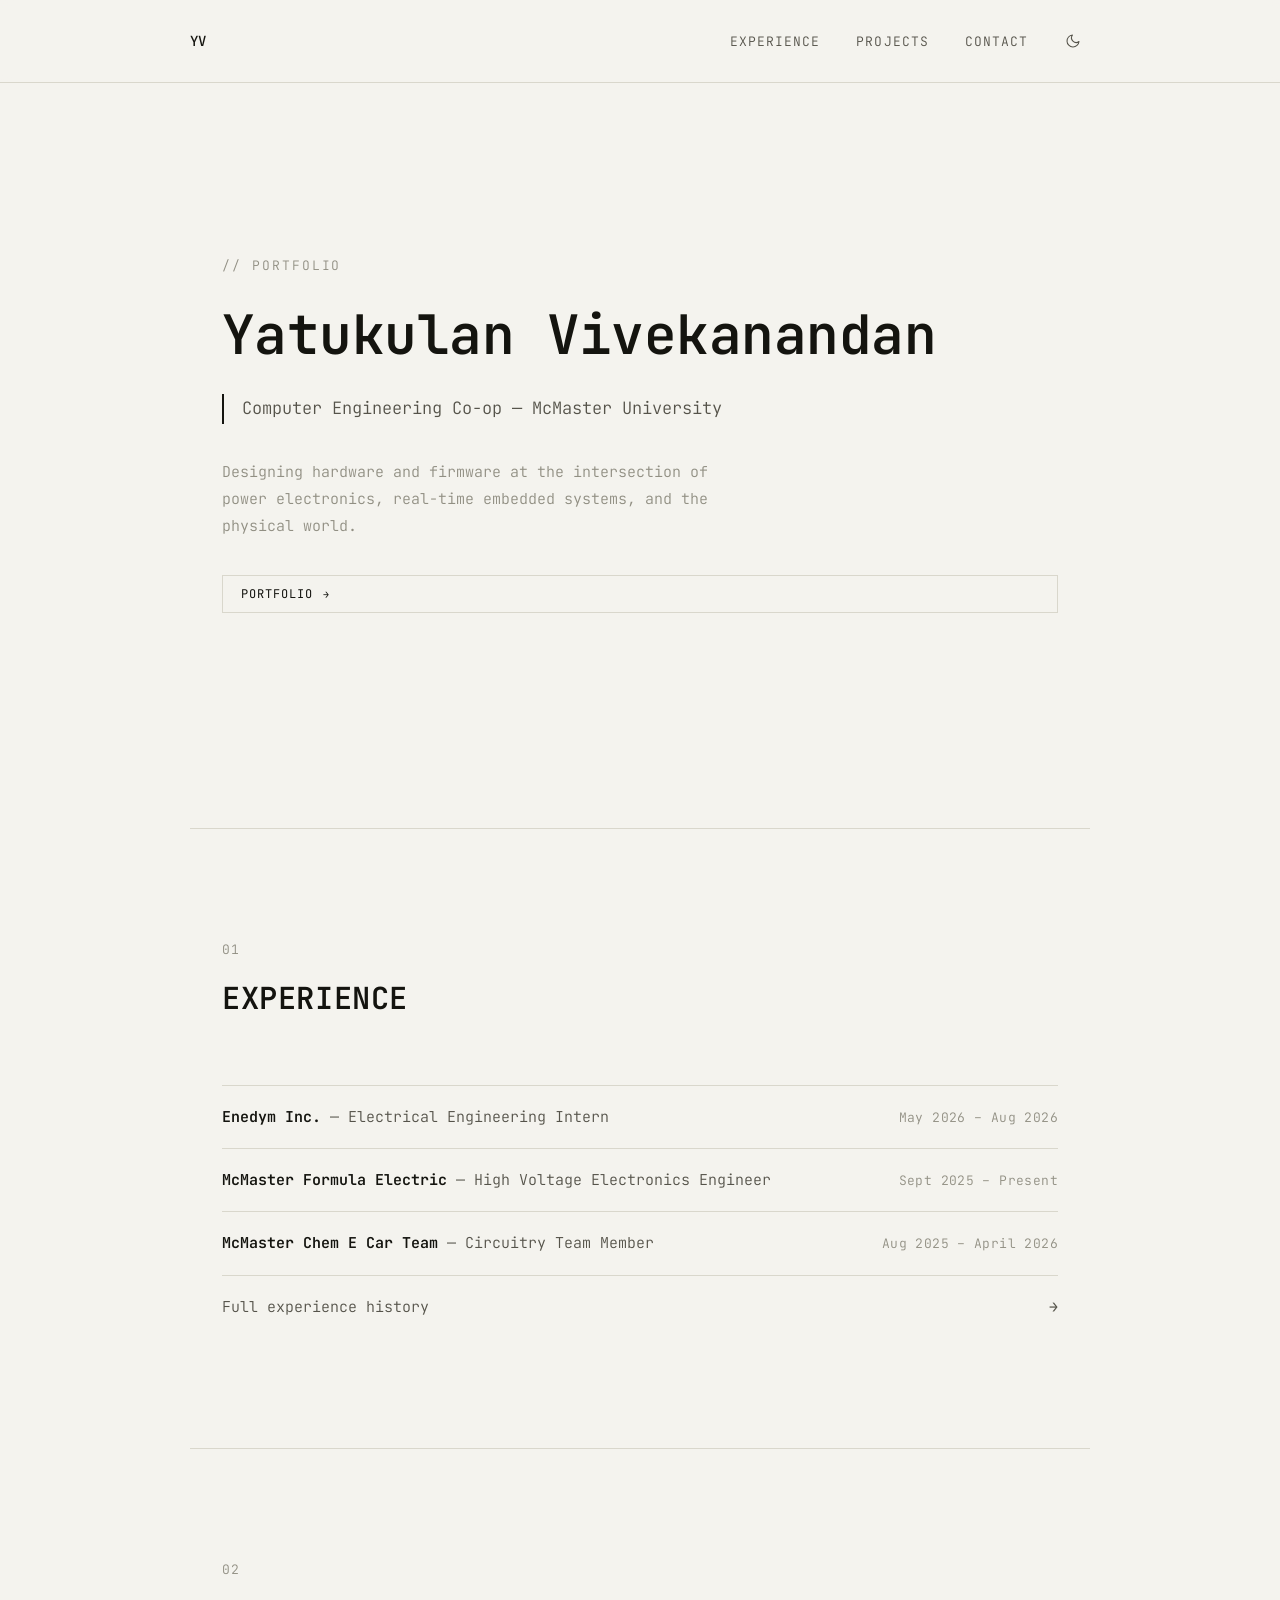
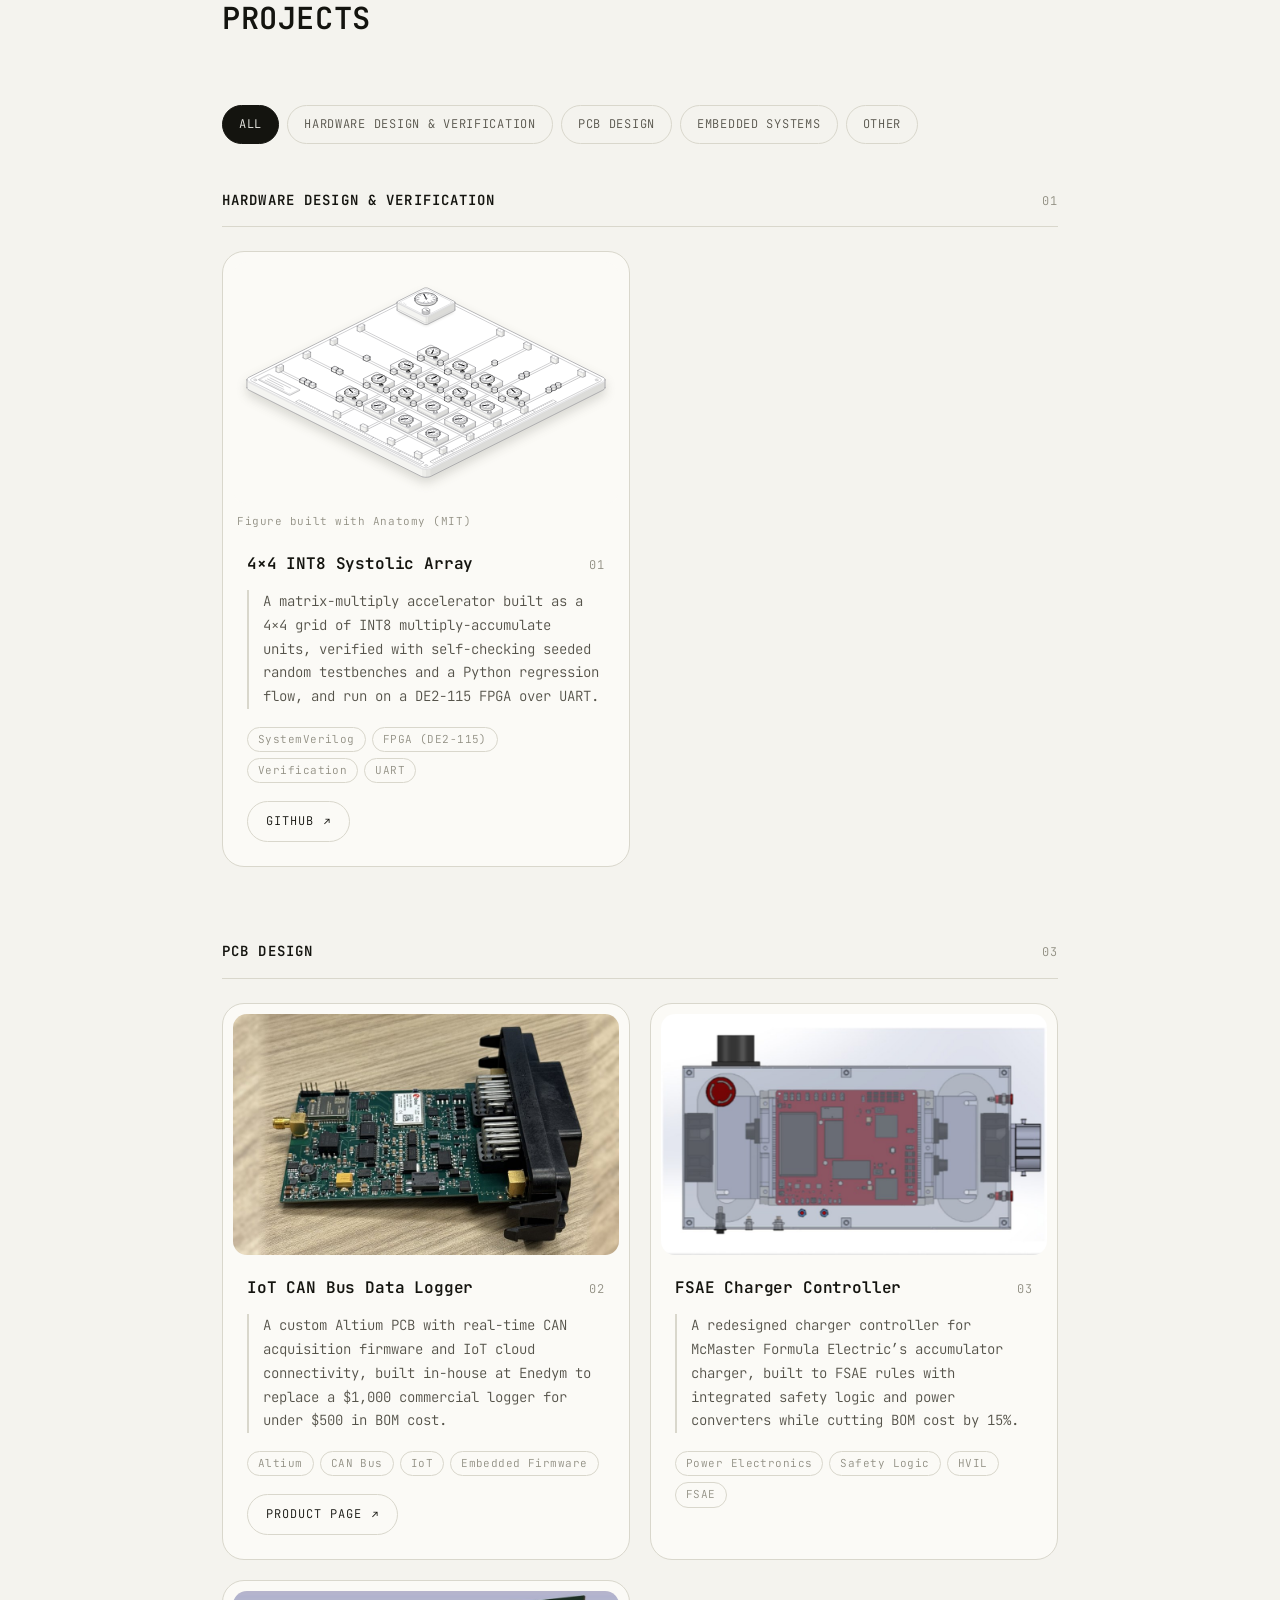
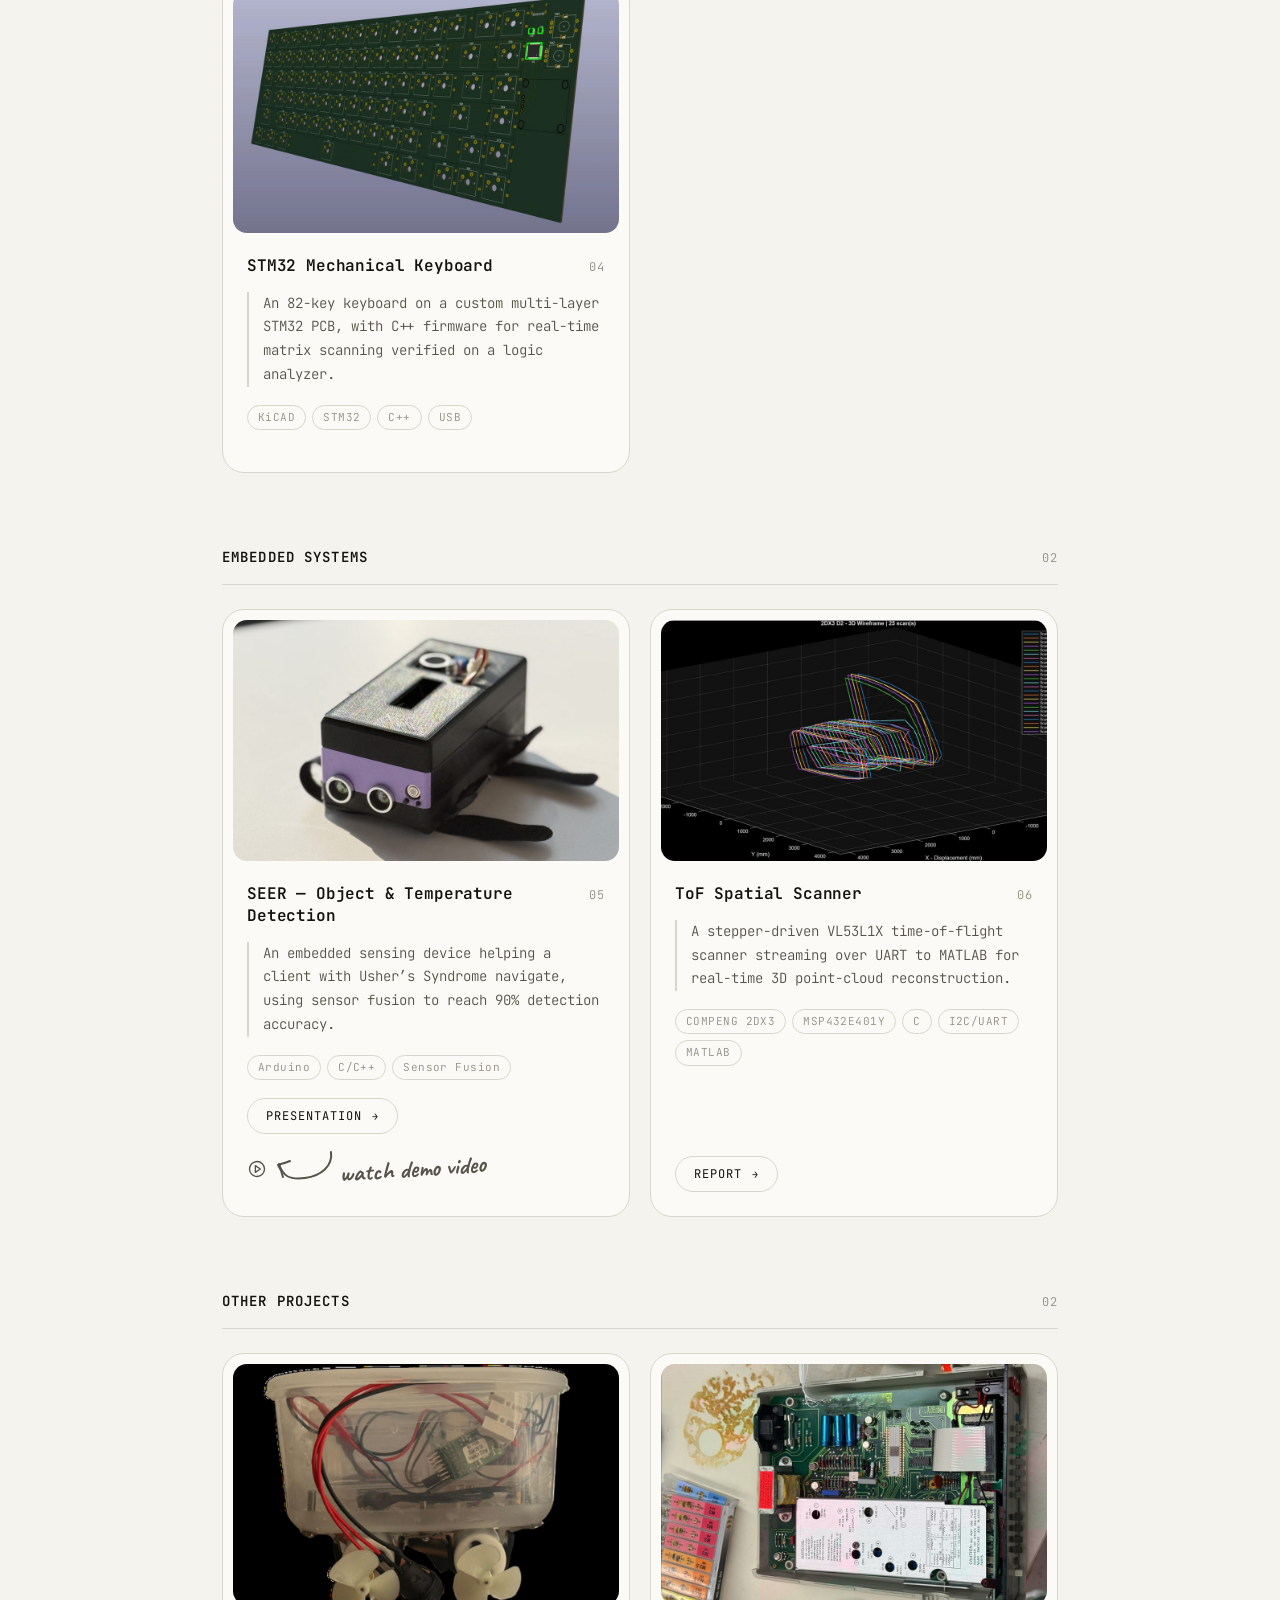
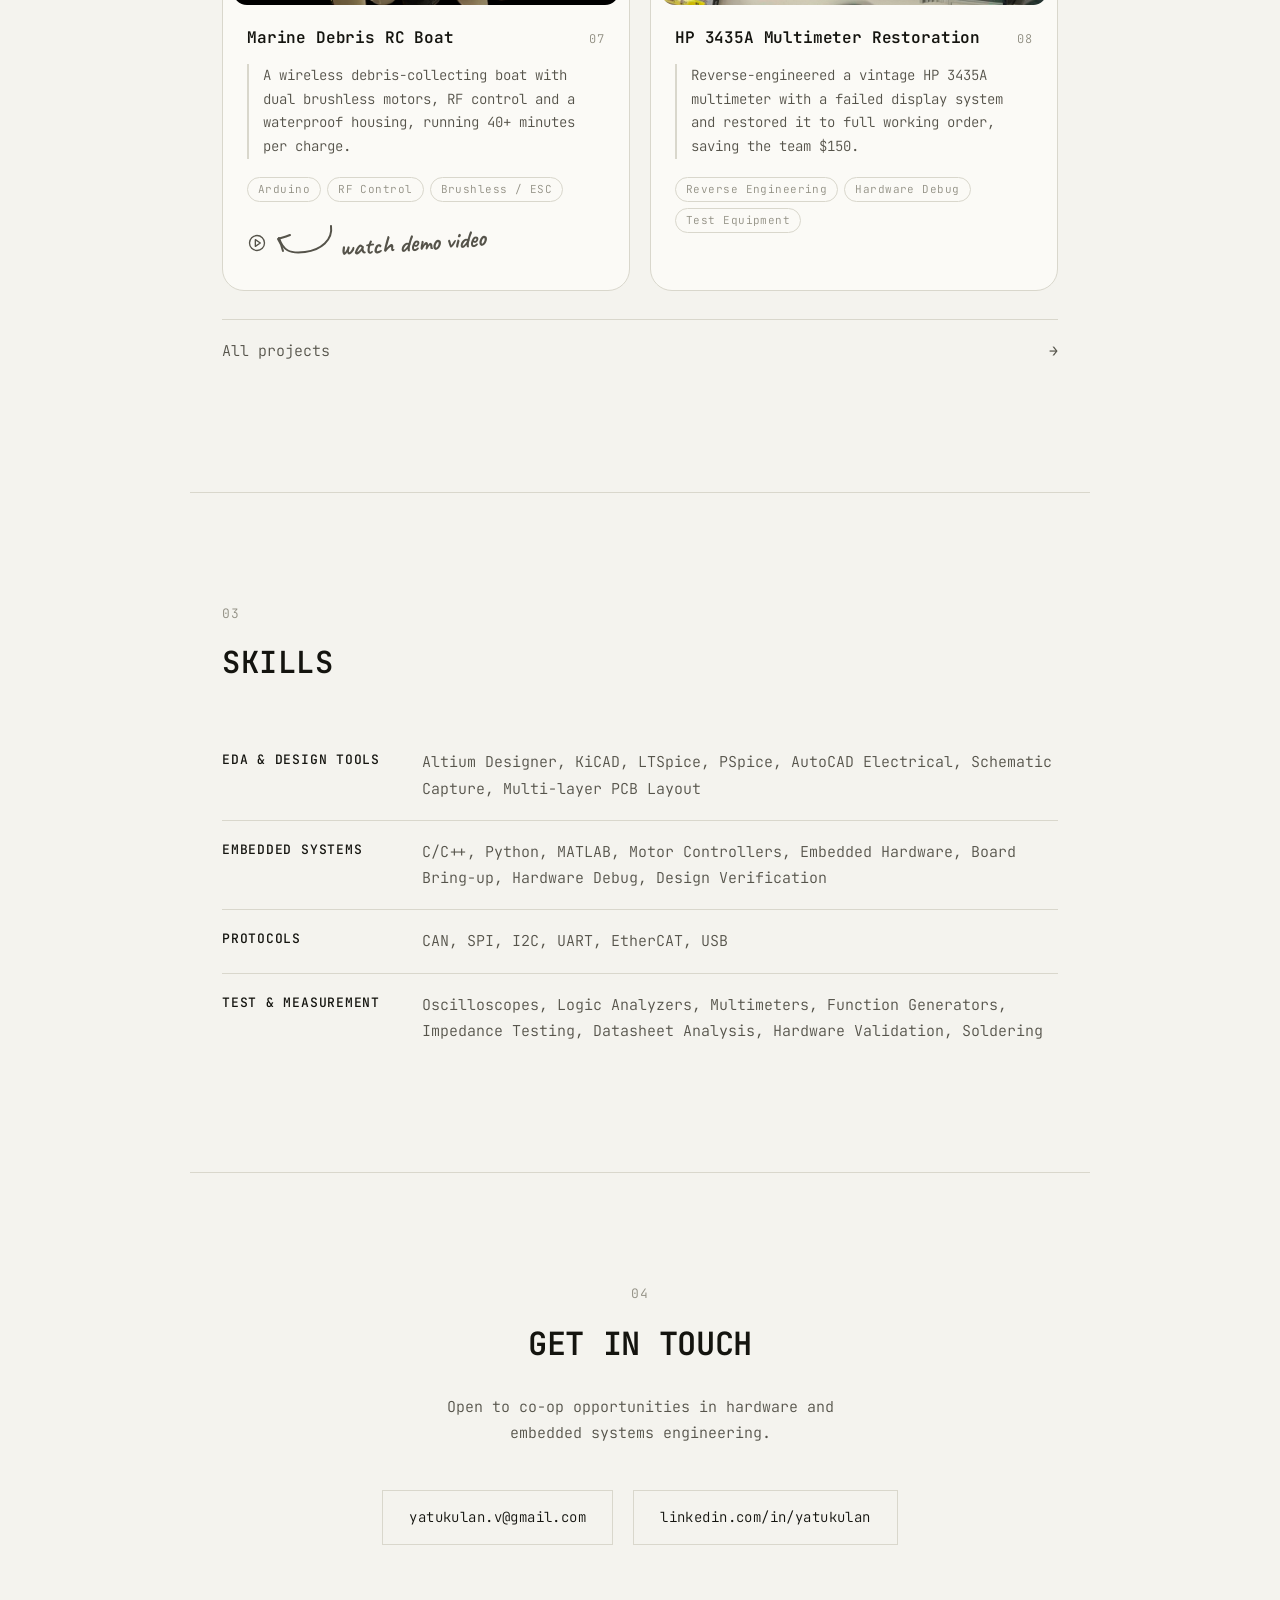
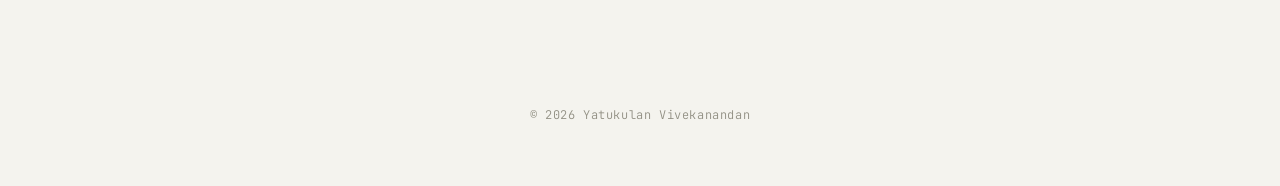
<file: index.html>
<!DOCTYPE html>
<html lang="en">
<head>
<meta charset="UTF-8">
<script>
  (function () {
    try {
      var stored = localStorage.getItem('theme');
      var theme = stored || (window.matchMedia && window.matchMedia('(prefers-color-scheme: light)').matches ? 'light' : 'dark');
      if (theme === 'light') document.documentElement.setAttribute('data-theme', 'light');
    } catch (e) {}
  })();
</script>
<meta name="viewport" content="width=device-width, initial-scale=1.0">
<title>Yatukulan Vivekanandan</title>
<meta name="description" content="Computer Engineering Co-op at McMaster University — hardware and embedded systems.">
<link rel="preconnect" href="https://fonts.googleapis.com">
<link rel="preconnect" href="https://fonts.gstatic.com" crossorigin>
<link href="https://fonts.googleapis.com/css2?family=JetBrains+Mono:ital,wght@0,300;0,400;0,500;0,600;0,700;1,400&family=Caveat:wght@600;700&display=swap" rel="stylesheet">
<link rel="stylesheet" href="/styles.css">
</head>
<body>

<nav>
  <div class="nav-inner">
    <a href="#top" class="nav-mark">YV</a>
    <div class="nav-right">
      <ul class="nav-links">
        <li><a href="#experience">Experience</a></li>
        <li><a href="#projects">Projects</a></li>
        <li><a href="#contact">Contact</a></li>
      </ul>
      <button class="theme-toggle" id="themeToggle" type="button" aria-label="Switch to light mode">
        <svg class="theme-icon theme-icon-sun" viewBox="0 0 24 24" fill="none" stroke="currentColor" stroke-width="1.6" stroke-linecap="round" stroke-linejoin="round" aria-hidden="true">
          <circle cx="12" cy="12" r="4"></circle>
          <line x1="12" y1="2" x2="12" y2="4.5"></line>
          <line x1="12" y1="19.5" x2="12" y2="22"></line>
          <line x1="4.22" y1="4.22" x2="5.94" y2="5.94"></line>
          <line x1="18.06" y1="18.06" x2="19.78" y2="19.78"></line>
          <line x1="2" y1="12" x2="4.5" y2="12"></line>
          <line x1="19.5" y1="12" x2="22" y2="12"></line>
          <line x1="4.22" y1="19.78" x2="5.94" y2="18.06"></line>
          <line x1="18.06" y1="5.94" x2="19.78" y2="4.22"></line>
        </svg>
        <svg class="theme-icon theme-icon-moon" viewBox="0 0 24 24" fill="none" stroke="currentColor" stroke-width="1.6" stroke-linecap="round" stroke-linejoin="round" aria-hidden="true">
          <path d="M21 12.79A9 9 0 1 1 11.21 3 7 7 0 0 0 21 12.79z"></path>
        </svg>
      </button>
    </div>
  </div>
</nav>

<section class="hero" id="top">
  <div class="hero-eyebrow fade-in">Portfolio</div>
  <h1 class="fade-in">Yatukulan Vivekanandan</h1>
  <p class="hero-role fade-in">Computer Engineering Co-op &mdash; McMaster University</p>
  <p class="hero-tagline fade-in">Designing hardware and firmware at the intersection of power electronics, real-time embedded systems, and the physical world.</p>
  <button class="media-btn report-btn hero-portfolio-btn fade-in" type="button" data-report="/media/portfolio.pdf" data-report-title="Yatukulan Vivekanandan &mdash; Portfolio">
    Portfolio <span class="media-btn-icon">&#8594;</span>
  </button>
</section>

<hr class="rule">

<section id="experience">
  <span class="section-label fade-in">01</span>
  <h2 class="section-title fade-in">Experience</h2>

  <div class="exp-list fade-in">
    <a class="exp-row" href="/experience/#enedym">
      <span class="exp-title"><span class="exp-org">Enedym Inc.</span> &mdash; Electrical Engineering Intern</span>
      <span class="exp-date">May 2026 &ndash; Aug 2026</span>
    </a>
    <a class="exp-row" href="/experience/#formula-electric">
      <span class="exp-title"><span class="exp-org">McMaster Formula Electric</span> &mdash; High Voltage Electronics Engineer</span>
      <span class="exp-date">Sept 2025 &ndash; Present</span>
    </a>
    <a class="exp-row" href="/experience/#chem-e-car">
      <span class="exp-title"><span class="exp-org">McMaster Chem E Car Team</span> &mdash; Circuitry Team Member</span>
      <span class="exp-date">Aug 2025 &ndash; April 2026</span>
    </a>
    <a class="exp-more" href="/experience/">
      <span>Full experience history</span>
      <span class="exp-more-arrow">&#8594;</span>
    </a>
  </div>
</section>

<hr class="rule">

<section id="projects">
  <span class="section-label fade-in">02</span>
  <h2 class="section-title fade-in">Projects</h2>

  <div class="project-tabs fade-in" role="tablist" aria-label="Project categories">
    <button class="project-tab" type="button" role="tab" data-tab="all" aria-selected="true">All</button>
    <button class="project-tab" type="button" role="tab" data-tab="hdv" aria-selected="false">Hardware Design &amp; Verification</button>
    <button class="project-tab" type="button" role="tab" data-tab="pcb" aria-selected="false">PCB Design</button>
    <button class="project-tab" type="button" role="tab" data-tab="embedded" aria-selected="false">Embedded Systems</button>
    <button class="project-tab" type="button" role="tab" data-tab="other" aria-selected="false">Other</button>
  </div>

  <div class="project-group" data-group="hdv">
    <div class="group-head fade-in">
      <h3 class="group-title">Hardware Design &amp; Verification</h3>
      <span class="group-count">01</span>
    </div>
    <div class="card-grid">
      <article class="card fade-in">
        <figure class="card-figure">
          <button class="card-media card-media-figure" type="button" data-embed="/projects/systolic-array/systolic-array-interactive.html" data-embed-title="4&times;4 systolic array interactive figure" data-embed-fallback="/projects/systolic-array/systolic-array-dark.svg" data-embed-fallback-light="/projects/systolic-array/systolic-array-light.svg" aria-label="Open the interactive 4&times;4 systolic array figure">
            <img class="theme-img-dark" src="/projects/systolic-array/systolic-array-dark.svg" alt="4&times;4 systolic array drawn as a bench-top machine" loading="lazy" width="640" height="370">
            <img class="theme-img-light" src="/projects/systolic-array/systolic-array-light.svg" alt="4&times;4 systolic array drawn as a bench-top machine" loading="lazy" width="640" height="370">
            <span class="card-media-label">Interactive figure &#8594;</span>
          </button>
          <figcaption class="figure-credit"><a href="https://github.com/wheresryan22/anatomy" target="_blank" rel="noopener">Figure built with Anatomy (MIT)</a></figcaption>
        </figure>
        <div class="card-body">
          <div class="card-head">
            <h3 class="card-title"><a href="/projects/systolic-array/">4&times;4 INT8 Systolic Array</a></h3>
            <span class="card-index">01</span>
          </div>
          <p class="card-desc">A matrix-multiply accelerator built as a 4&times;4 grid of INT8 multiply-accumulate units, verified with self-checking seeded random testbenches and a Python regression flow, and run on a DE2-115 FPGA over UART.</p>
          <ul class="card-tags"><li>SystemVerilog</li><li>FPGA (DE2-115)</li><li>Verification</li><li>UART</li></ul>
          <div class="project-btn-row">
            <a class="media-btn" href="https://github.com/yatukulan/systolic_array" target="_blank" rel="noopener">
              GitHub <span class="media-btn-icon">&#8599;</span>
            </a>
          </div>
        </div>
      </article>
    </div>
  </div>
  <div class="project-group" data-group="pcb">
    <div class="group-head fade-in">
      <h3 class="group-title">PCB Design</h3>
      <span class="group-count">03</span>
    </div>
    <div class="card-grid">
      <article class="card fade-in">
        <a class="card-media" href="/projects/can-logger/" aria-label="IoT CAN Bus Data Logger project page">
          <img src="/media/can-logger/cover.jpg" alt="IoT CAN bus data logger PCB" loading="lazy" width="960" height="600">
          <span class="card-media-label">View project &#8594;</span>
        </a>
        <div class="card-body">
          <div class="card-head">
            <h3 class="card-title"><a href="/projects/can-logger/">IoT CAN Bus Data Logger</a></h3>
            <span class="card-index">02</span>
          </div>
          <p class="card-desc">A custom Altium PCB with real-time CAN acquisition firmware and IoT cloud connectivity, built in-house at Enedym to replace a $1,000 commercial logger for under $500 in BOM cost.</p>
          <ul class="card-tags"><li>Altium</li><li>CAN Bus</li><li>IoT</li><li>Embedded Firmware</li></ul>
          <div class="project-btn-row">
            <a class="media-btn" href="https://actiumev.com/telemetry/" target="_blank" rel="noopener">
              Product page <span class="media-btn-icon">&#8599;</span>
            </a>
          </div>
        </div>
      </article>
      <article class="card fade-in">
        <a class="card-media" href="/projects/charger-controller/" aria-label="FSAE Charger Controller project page">
          <img src="/media/charger-controller/cover.jpg" alt="Charger controller enclosure layout" loading="lazy" width="960" height="600">
          <span class="card-media-label">View project &#8594;</span>
        </a>
        <div class="card-body">
          <div class="card-head">
            <h3 class="card-title"><a href="/projects/charger-controller/">FSAE Charger Controller</a></h3>
            <span class="card-index">03</span>
          </div>
          <p class="card-desc">A redesigned charger controller for McMaster Formula Electric&rsquo;s accumulator charger, built to FSAE rules with integrated safety logic and power converters while cutting BOM cost by 15%.</p>
          <ul class="card-tags"><li>Power Electronics</li><li>Safety Logic</li><li>HVIL</li><li>FSAE</li></ul>
        </div>
      </article>
      <article class="card fade-in">
        <a class="card-media" href="/projects/mech-keyboard/" aria-label="STM32 mechanical keyboard project page">
          <img src="/media/mech-keyboard/cover.jpg" alt="STM32 mechanical keyboard" loading="lazy" width="960" height="600">
          <span class="card-media-label">View project &#8594;</span>
        </a>
        <div class="card-body">
          <div class="card-head">
            <h3 class="card-title"><a href="/projects/mech-keyboard/">STM32 Mechanical Keyboard</a></h3>
            <span class="card-index">04</span>
          </div>
          <p class="card-desc">An 82-key keyboard on a custom multi-layer STM32 PCB, with C++ firmware for real-time matrix scanning verified on a logic analyzer.</p>
          <ul class="card-tags"><li>KiCAD</li><li>STM32</li><li>C++</li><li>USB</li></ul>
        </div>
      </article>
    </div>
  </div>
  <div class="project-group" data-group="embedded">
    <div class="group-head fade-in">
      <h3 class="group-title">Embedded Systems</h3>
      <span class="group-count">02</span>
    </div>
    <div class="card-grid">
      <article class="card fade-in">
        <a class="card-media" href="/projects/seer/" aria-label="SEER detection device project page">
          <img src="/media/seer/cover.jpg" alt="SEER detection device" loading="lazy" width="960" height="600">
          <span class="card-media-label">View project &#8594;</span>
        </a>
        <div class="card-body">
          <div class="card-head">
            <h3 class="card-title"><a href="/projects/seer/">SEER &mdash; Object &amp; Temperature Detection</a></h3>
            <span class="card-index">05</span>
          </div>
          <p class="card-desc">An embedded sensing device helping a client with Usher&rsquo;s Syndrome navigate, using sensor fusion to reach 90% detection accuracy.</p>
          <ul class="card-tags"><li>Arduino</li><li>C/C++</li><li>Sensor Fusion</li></ul>
          <div class="project-btn-row">
            <button class="media-btn report-btn" type="button" data-report="/media/seer/presentation.pdf" data-report-title="SEE-R &mdash; Final Presentation">
              Presentation <span class="media-btn-icon">&#8594;</span>
            </button>
            <button class="demo-callout" type="button" data-video="/media/seer/demo2.mp4" data-video-title="SEE-R &mdash; Demo Video">
              <svg class="demo-callout-icon" viewBox="0 0 24 24" fill="none" stroke="currentColor" stroke-width="1.6" stroke-linecap="round" stroke-linejoin="round" aria-hidden="true">
                <circle cx="12" cy="12" r="9"></circle>
                <polygon points="10 8 16 12 10 16 10 8"></polygon>
              </svg>
              <svg class="demo-callout-arrow" width="64" height="46" viewBox="0 0 64 46" fill="none" aria-hidden="true">
                <path d="M60 6 C 62 20, 50 30, 34 32 S 12 30, 8 18" stroke="currentColor" stroke-width="2" stroke-linecap="round" fill="none"/>
                <path d="M19 15 C 14 17, 10 18, 7 19 C 9 22, 11 26, 12 31" stroke="currentColor" stroke-width="2" stroke-linecap="round" stroke-linejoin="round" fill="none"/>
              </svg>
              <span class="demo-callout-text">watch demo video</span>
            </button>
          </div>
        </div>
      </article>
      <article class="card fade-in">
        <a class="card-media" href="/projects/tof-scanner/" aria-label="ToF spatial scanner point cloud project page">
          <img src="/media/tof-scanner/cover.jpg" alt="ToF spatial scanner point cloud" loading="lazy" width="960" height="600">
          <span class="card-media-label">View project &#8594;</span>
        </a>
        <div class="card-body">
          <div class="card-head">
            <h3 class="card-title"><a href="/projects/tof-scanner/">ToF Spatial Scanner</a></h3>
            <span class="card-index">06</span>
          </div>
          <p class="card-desc">A stepper-driven VL53L1X time-of-flight scanner streaming over UART to MATLAB for real-time 3D point-cloud reconstruction.</p>
          <ul class="card-tags"><li>COMPENG 2DX3</li><li>MSP432E401Y</li><li>C</li><li>I2C/UART</li><li>MATLAB</li></ul>
          <div class="project-btn-row">
            <button class="media-btn report-btn" type="button" data-report="/media/tof-scanner/report.pdf" data-report-title="ToF Spatial Scanner &mdash; Final Report">
              Report <span class="media-btn-icon">&#8594;</span>
            </button>
          </div>
        </div>
      </article>
    </div>
  </div>
  <div class="project-group" data-group="other">
    <div class="group-head fade-in">
      <h3 class="group-title">Other Projects</h3>
      <span class="group-count">02</span>
    </div>
    <div class="card-grid">
      <article class="card fade-in">
        <a class="card-media" href="/projects/marine-boat/" aria-label="Marine debris RC boat project page">
          <img src="/media/marine-boat/cover.jpg" alt="Marine debris RC boat" loading="lazy" width="960" height="600">
          <span class="card-media-label">View project &#8594;</span>
        </a>
        <div class="card-body">
          <div class="card-head">
            <h3 class="card-title"><a href="/projects/marine-boat/">Marine Debris RC Boat</a></h3>
            <span class="card-index">07</span>
          </div>
          <p class="card-desc">A wireless debris-collecting boat with dual brushless motors, RF control and a waterproof housing, running 40+ minutes per charge.</p>
          <ul class="card-tags"><li>Arduino</li><li>RF Control</li><li>Brushless / ESC</li></ul>
          <div class="project-btn-row">
            <button class="demo-callout" type="button" data-video="/media/marine-boat/demo.mp4" data-video-title="Marine Debris RC Boat &mdash; Demo Video">
              <svg class="demo-callout-icon" viewBox="0 0 24 24" fill="none" stroke="currentColor" stroke-width="1.6" stroke-linecap="round" stroke-linejoin="round" aria-hidden="true">
                <circle cx="12" cy="12" r="9"></circle>
                <polygon points="10 8 16 12 10 16 10 8"></polygon>
              </svg>
              <svg class="demo-callout-arrow" width="64" height="46" viewBox="0 0 64 46" fill="none" aria-hidden="true">
                <path d="M60 6 C 62 20, 50 30, 34 32 S 12 30, 8 18" stroke="currentColor" stroke-width="2" stroke-linecap="round" fill="none"/>
                <path d="M19 15 C 14 17, 10 18, 7 19 C 9 22, 11 26, 12 31" stroke="currentColor" stroke-width="2" stroke-linecap="round" stroke-linejoin="round" fill="none"/>
              </svg>
              <span class="demo-callout-text">watch demo video</span>
            </button>
          </div>
        </div>
      </article>
      <article class="card fade-in">
        <a class="card-media" href="/projects/multimeter/" aria-label="HP 3435A multimeter project page">
          <img src="/media/multimeter/cover.jpg" alt="HP 3435A multimeter internals" loading="lazy" width="960" height="600">
          <span class="card-media-label">View project &#8594;</span>
        </a>
        <div class="card-body">
          <div class="card-head">
            <h3 class="card-title"><a href="/projects/multimeter/">HP 3435A Multimeter Restoration</a></h3>
            <span class="card-index">08</span>
          </div>
          <p class="card-desc">Reverse-engineered a vintage HP 3435A multimeter with a failed display system and restored it to full working order, saving the team $150.</p>
          <ul class="card-tags"><li>Reverse Engineering</li><li>Hardware Debug</li><li>Test Equipment</li></ul>
        </div>
      </article>
    </div>
  </div>
  <a class="exp-more more-standalone fade-in" href="/projects/">
    <span>All projects</span>
    <span class="exp-more-arrow">&#8594;</span>
  </a>
</section>

<hr class="rule">

<section id="skills">
  <span class="section-label fade-in">03</span>
  <h2 class="section-title fade-in">Skills</h2>

  <div class="skills-grid">
    <div class="skill-row fade-in">
      <div class="skill-cat">EDA &amp; Design Tools</div>
      <div class="skill-list">Altium Designer, KiCAD, LTSpice, PSpice, AutoCAD Electrical, Schematic Capture, Multi-layer PCB Layout</div>
    </div>
    <div class="skill-row fade-in">
      <div class="skill-cat">Embedded Systems</div>
      <div class="skill-list">C/C++, Python, MATLAB, Motor Controllers, Embedded Hardware, Board Bring-up, Hardware Debug, Design Verification</div>
    </div>
    <div class="skill-row fade-in">
      <div class="skill-cat">Protocols</div>
      <div class="skill-list">CAN, SPI, I2C, UART, EtherCAT, USB</div>
    </div>
    <div class="skill-row fade-in">
      <div class="skill-cat">Test &amp; Measurement</div>
      <div class="skill-list">Oscilloscopes, Logic Analyzers, Multimeters, Function Generators, Impedance Testing, Datasheet Analysis, Hardware Validation, Soldering</div>
    </div>
  </div>
</section>

<hr class="rule">

<section id="contact" class="contact">
  <span class="section-label fade-in">04</span>
  <h2 class="fade-in">Get in touch</h2>
  <p class="fade-in">Open to co-op opportunities in hardware and embedded systems engineering.</p>
  <div class="contact-links fade-in">
    <a href="mailto:yatukulan.v@gmail.com">yatukulan.v@gmail.com</a>
    <a href="https://linkedin.com/in/yatukulan" target="_blank" rel="noopener">linkedin.com/in/yatukulan</a>
  </div>
</section>

<footer>
  &copy; 2026 Yatukulan Vivekanandan
</footer>

<script src="/site.js"></script>

</body>
</html>
</file>
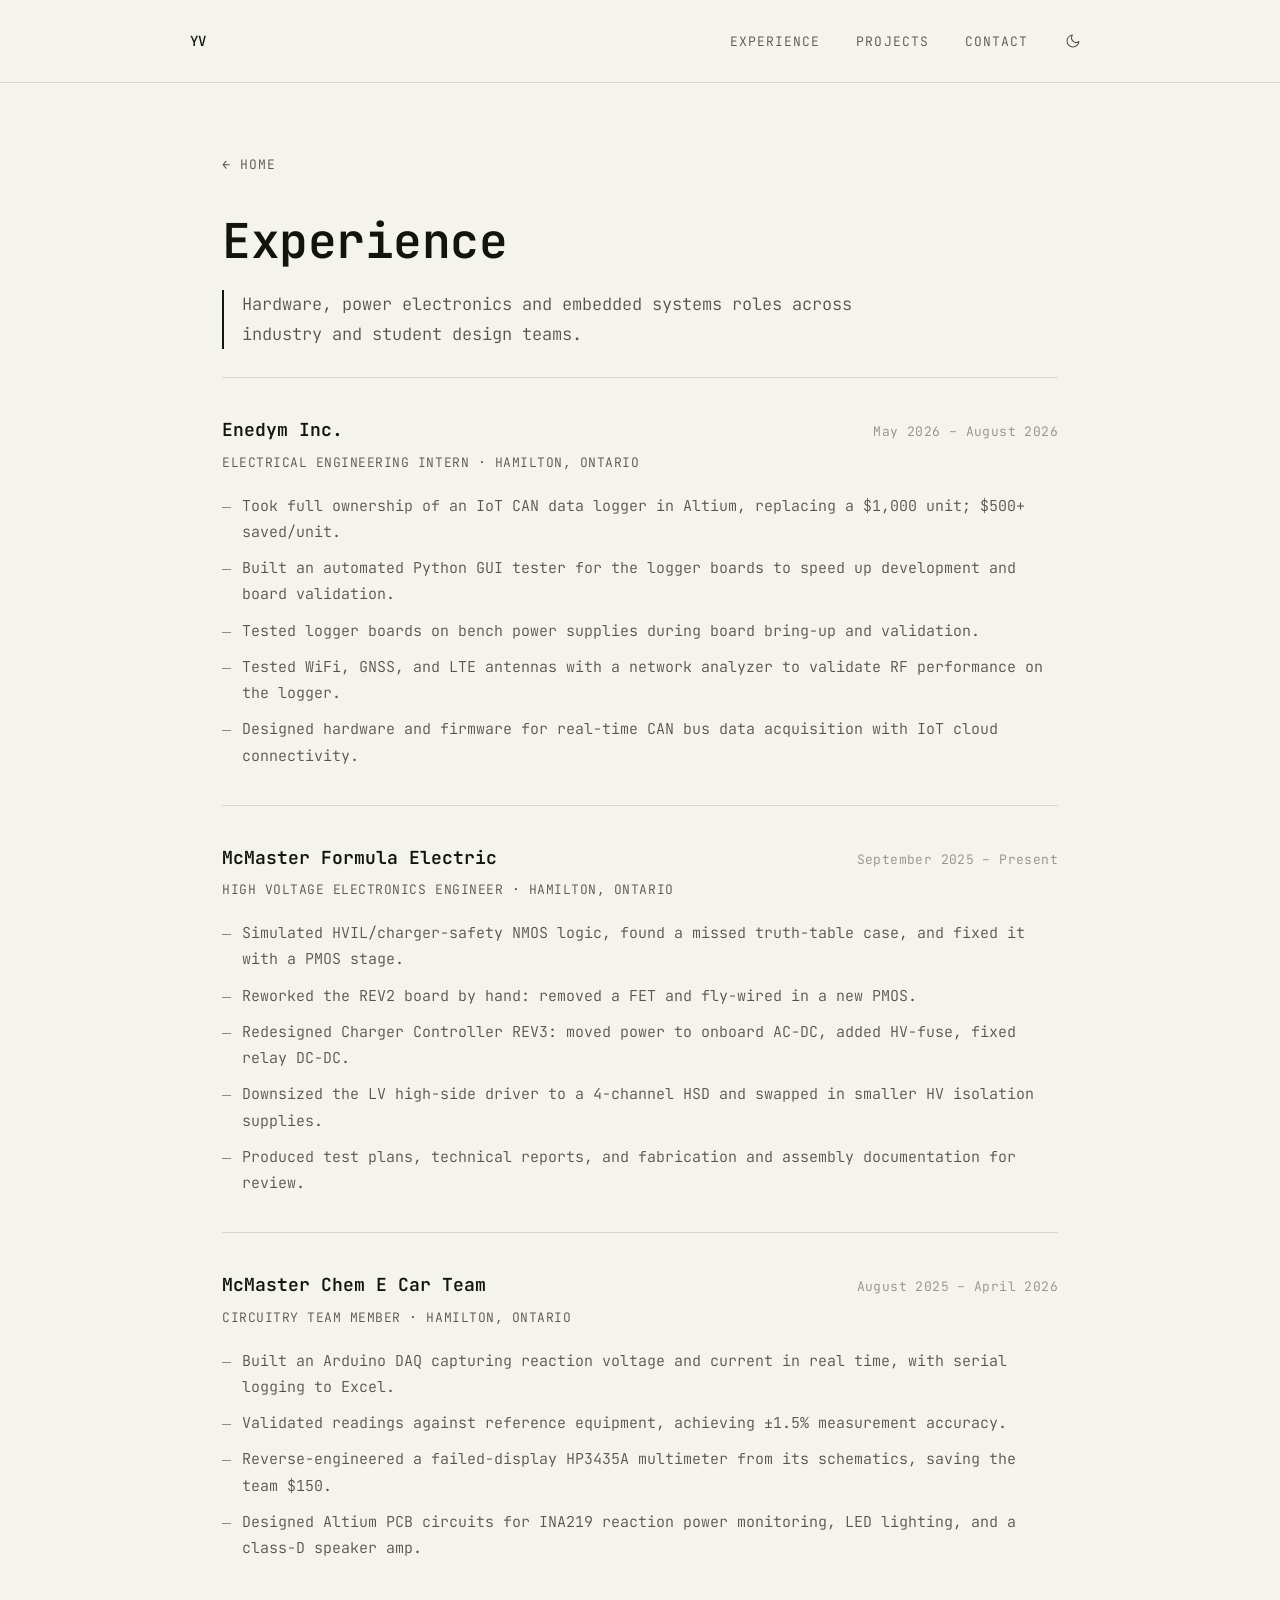
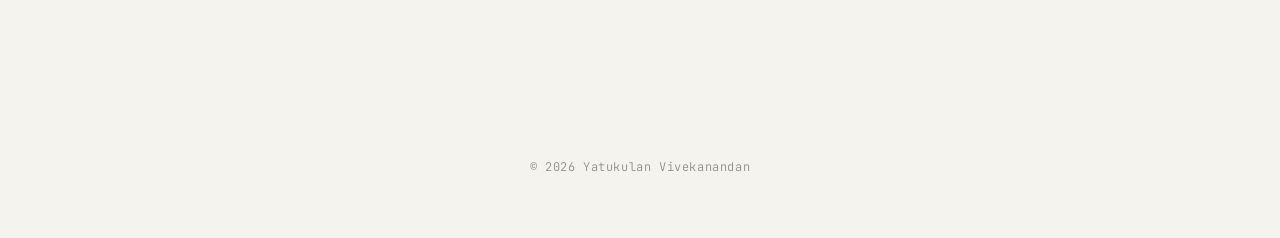
<file: experience/index.html>
<!DOCTYPE html>
<html lang="en">
<head>
<meta charset="UTF-8">
<script>
  (function () {
    try {
      var stored = localStorage.getItem('theme');
      var theme = stored || (window.matchMedia && window.matchMedia('(prefers-color-scheme: light)').matches ? 'light' : 'dark');
      if (theme === 'light') document.documentElement.setAttribute('data-theme', 'light');
    } catch (e) {}
  })();
</script>
<meta name="viewport" content="width=device-width, initial-scale=1.0">
<title>Experience &mdash; Yatukulan Vivekanandan</title>
<meta name="description" content="Full experience history of Yatukulan Vivekanandan.">
<link rel="preconnect" href="https://fonts.googleapis.com">
<link rel="preconnect" href="https://fonts.gstatic.com" crossorigin>
<link href="https://fonts.googleapis.com/css2?family=JetBrains+Mono:ital,wght@0,300;0,400;0,500;0,600;0,700;1,400&family=Caveat:wght@600;700&display=swap" rel="stylesheet">
<link rel="stylesheet" href="/styles.css">
</head>
<body>

<nav>
  <div class="nav-inner">
    <a href="/" class="nav-mark">YV</a>
    <div class="nav-right">
      <ul class="nav-links">
        <li><a href="/experience/">Experience</a></li>
        <li><a href="/projects/">Projects</a></li>
        <li><a href="/#contact">Contact</a></li>
      </ul>
      <button class="theme-toggle" id="themeToggle" type="button" aria-label="Switch to light mode">
        <svg class="theme-icon theme-icon-sun" viewBox="0 0 24 24" fill="none" stroke="currentColor" stroke-width="1.6" stroke-linecap="round" stroke-linejoin="round" aria-hidden="true">
          <circle cx="12" cy="12" r="4"></circle>
          <line x1="12" y1="2" x2="12" y2="4.5"></line>
          <line x1="12" y1="19.5" x2="12" y2="22"></line>
          <line x1="4.22" y1="4.22" x2="5.94" y2="5.94"></line>
          <line x1="18.06" y1="18.06" x2="19.78" y2="19.78"></line>
          <line x1="2" y1="12" x2="4.5" y2="12"></line>
          <line x1="19.5" y1="12" x2="22" y2="12"></line>
          <line x1="4.22" y1="19.78" x2="5.94" y2="18.06"></line>
          <line x1="18.06" y1="5.94" x2="19.78" y2="4.22"></line>
        </svg>
        <svg class="theme-icon theme-icon-moon" viewBox="0 0 24 24" fill="none" stroke="currentColor" stroke-width="1.6" stroke-linecap="round" stroke-linejoin="round" aria-hidden="true">
          <path d="M21 12.79A9 9 0 1 1 11.21 3 7 7 0 0 0 21 12.79z"></path>
        </svg>
      </button>
    </div>
  </div>
</nav>

<section class="page">
  <a class="back-link fade-in" href="/">&#8592; Home</a>
  <h1 class="page-title fade-in">Experience</h1>
  <p class="page-lede fade-in">Hardware, power electronics and embedded systems roles across industry and student design teams.</p>

  <article class="entry fade-in" id="enedym">
    <div class="entry-head">
      <span class="entry-org">Enedym Inc.</span>
      <span class="entry-date">May 2026 &ndash; August 2026</span>
    </div>
    <div class="entry-role">Electrical Engineering Intern &middot; Hamilton, Ontario</div>
    <ul>
      <li>Took full ownership of an IoT CAN data logger in Altium, replacing a $1,000 unit; $500+ saved/unit.</li>
      <li>Built an automated Python GUI tester for the logger boards to speed up development and board validation.</li>
      <li>Tested logger boards on bench power supplies during board bring-up and validation.</li>
      <li>Tested WiFi, GNSS, and LTE antennas with a network analyzer to validate RF performance on the logger.</li>
      <li>Designed hardware and firmware for real-time CAN bus data acquisition with IoT cloud connectivity.</li>
    </ul>
  </article>
  <article class="entry fade-in" id="formula-electric">
    <div class="entry-head">
      <span class="entry-org">McMaster Formula Electric</span>
      <span class="entry-date">September 2025 &ndash; Present</span>
    </div>
    <div class="entry-role">High Voltage Electronics Engineer &middot; Hamilton, Ontario</div>
    <ul>
      <li>Simulated HVIL/charger-safety NMOS logic, found a missed truth-table case, and fixed it with a PMOS stage.</li>
      <li>Reworked the REV2 board by hand: removed a FET and fly-wired in a new PMOS.</li>
      <li>Redesigned Charger Controller REV3: moved power to onboard AC-DC, added HV-fuse, fixed relay DC-DC.</li>
      <li>Downsized the LV high-side driver to a 4-channel HSD and swapped in smaller HV isolation supplies.</li>
      <li>Produced test plans, technical reports, and fabrication and assembly documentation for review.</li>
    </ul>
  </article>
  <article class="entry fade-in" id="chem-e-car">
    <div class="entry-head">
      <span class="entry-org">McMaster Chem E Car Team</span>
      <span class="entry-date">August 2025 &ndash; April 2026</span>
    </div>
    <div class="entry-role">Circuitry Team Member &middot; Hamilton, Ontario</div>
    <ul>
      <li>Built an Arduino DAQ capturing reaction voltage and current in real time, with serial logging to Excel.</li>
      <li>Validated readings against reference equipment, achieving &plusmn;1.5% measurement accuracy.</li>
      <li>Reverse-engineered a failed-display HP3435A multimeter from its schematics, saving the team $150.</li>
      <li>Designed Altium PCB circuits for INA219 reaction power monitoring, LED lighting, and a class-D speaker amp.</li>
    </ul>
  </article>
</section>

<footer>
  &copy; 2026 Yatukulan Vivekanandan
</footer>

<script src="/site.js"></script>

</body>
</html>
</file>
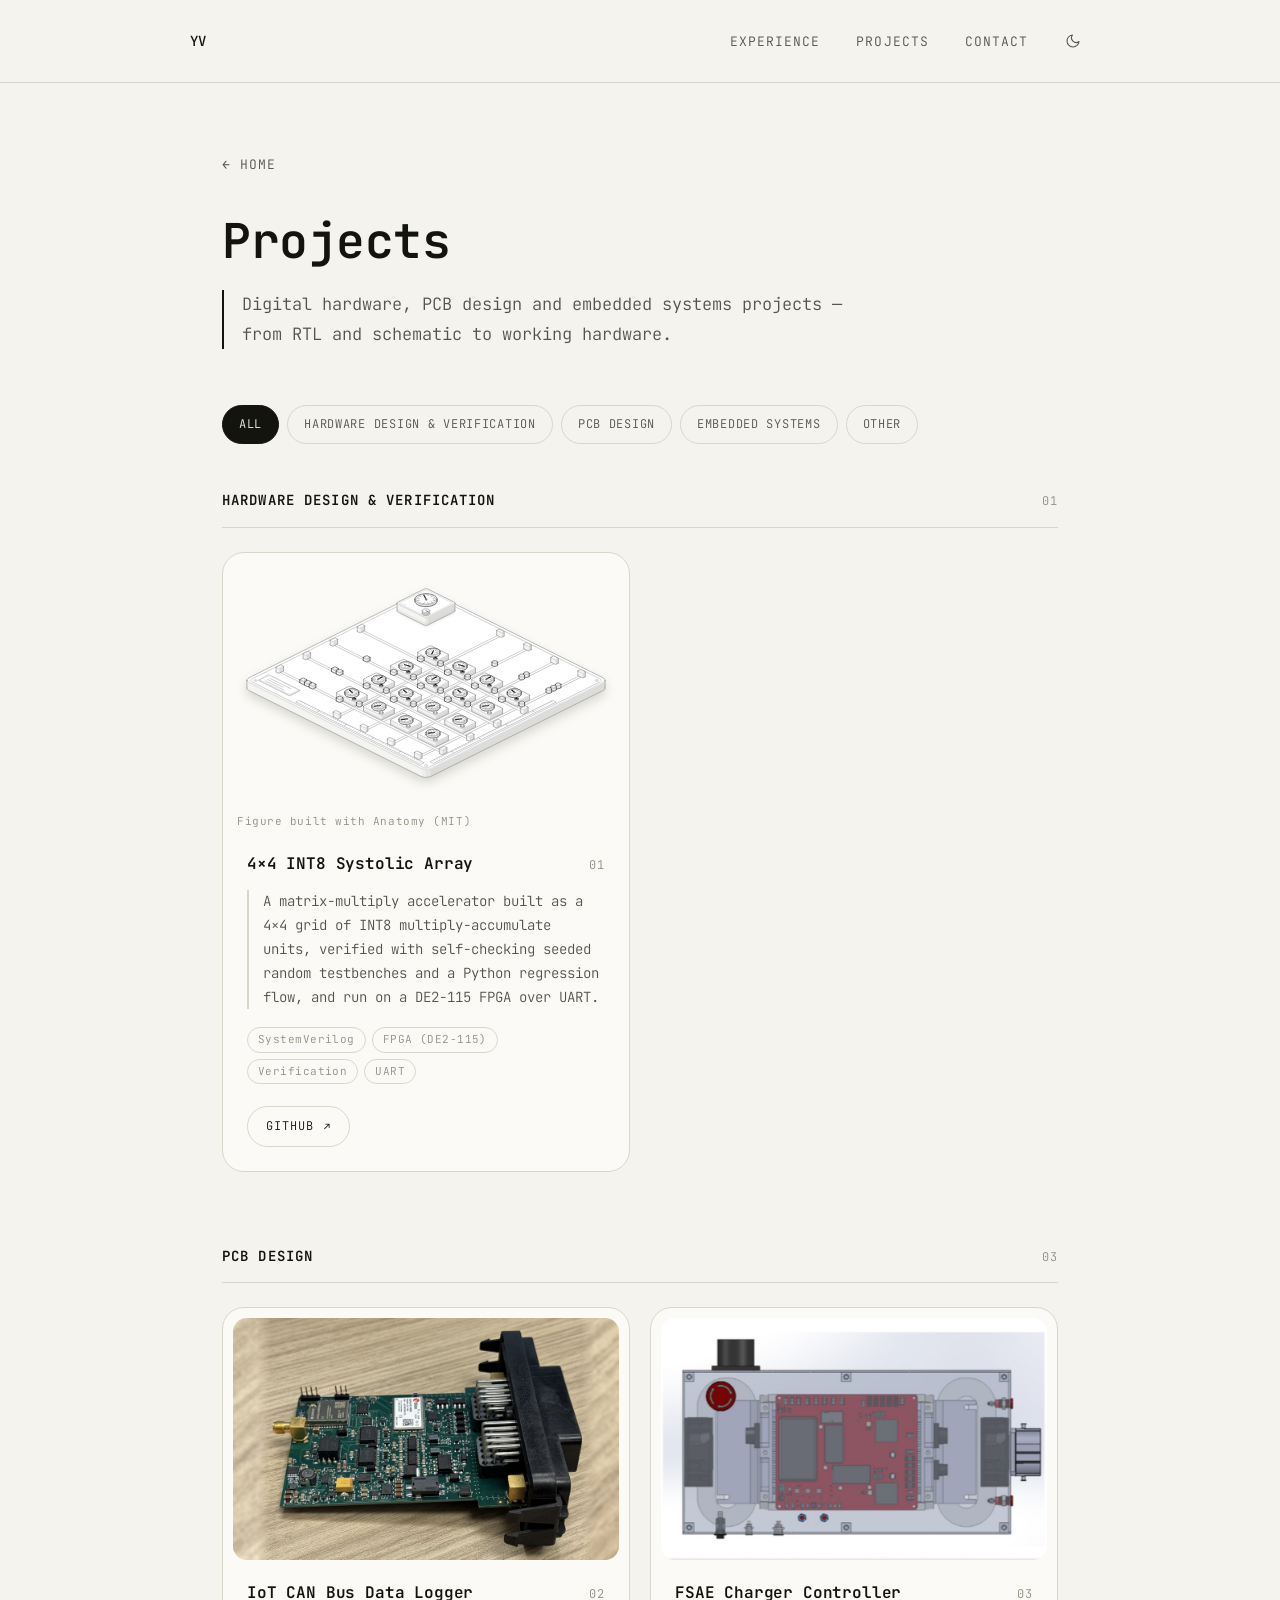
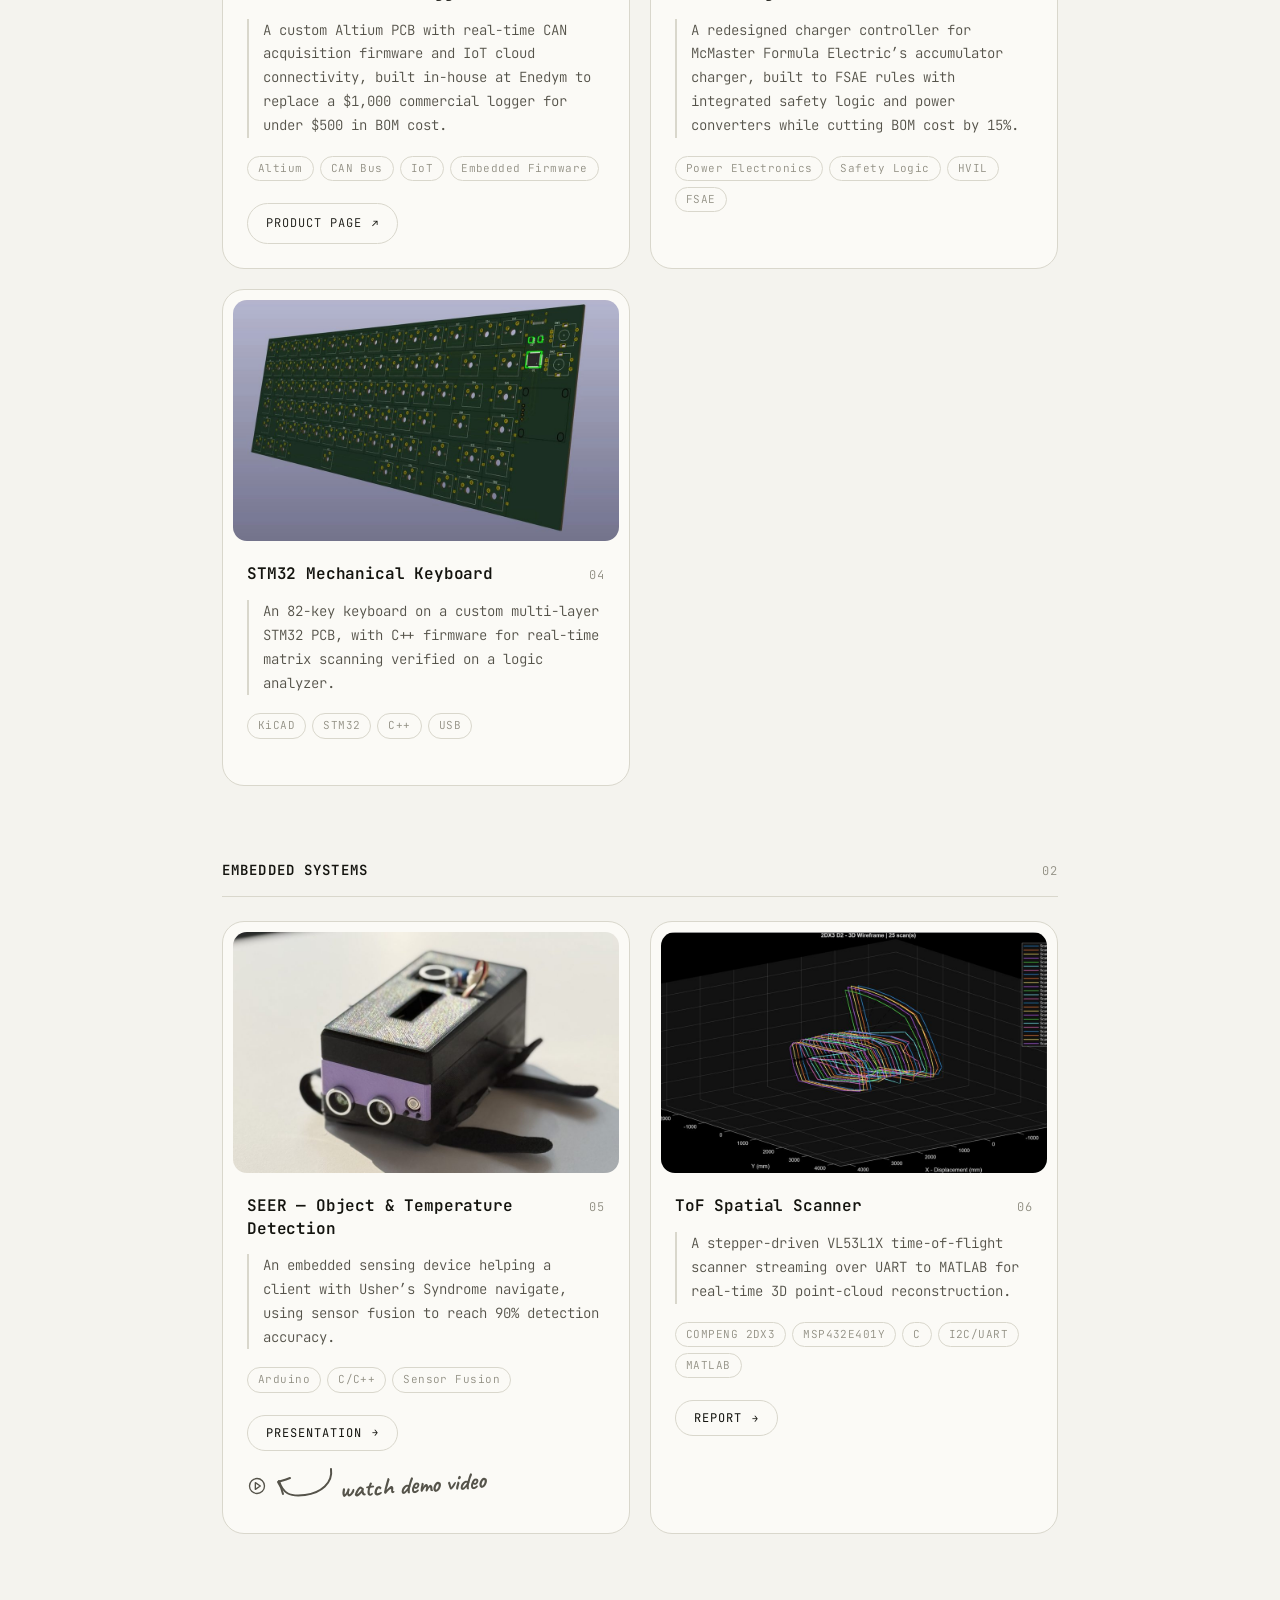
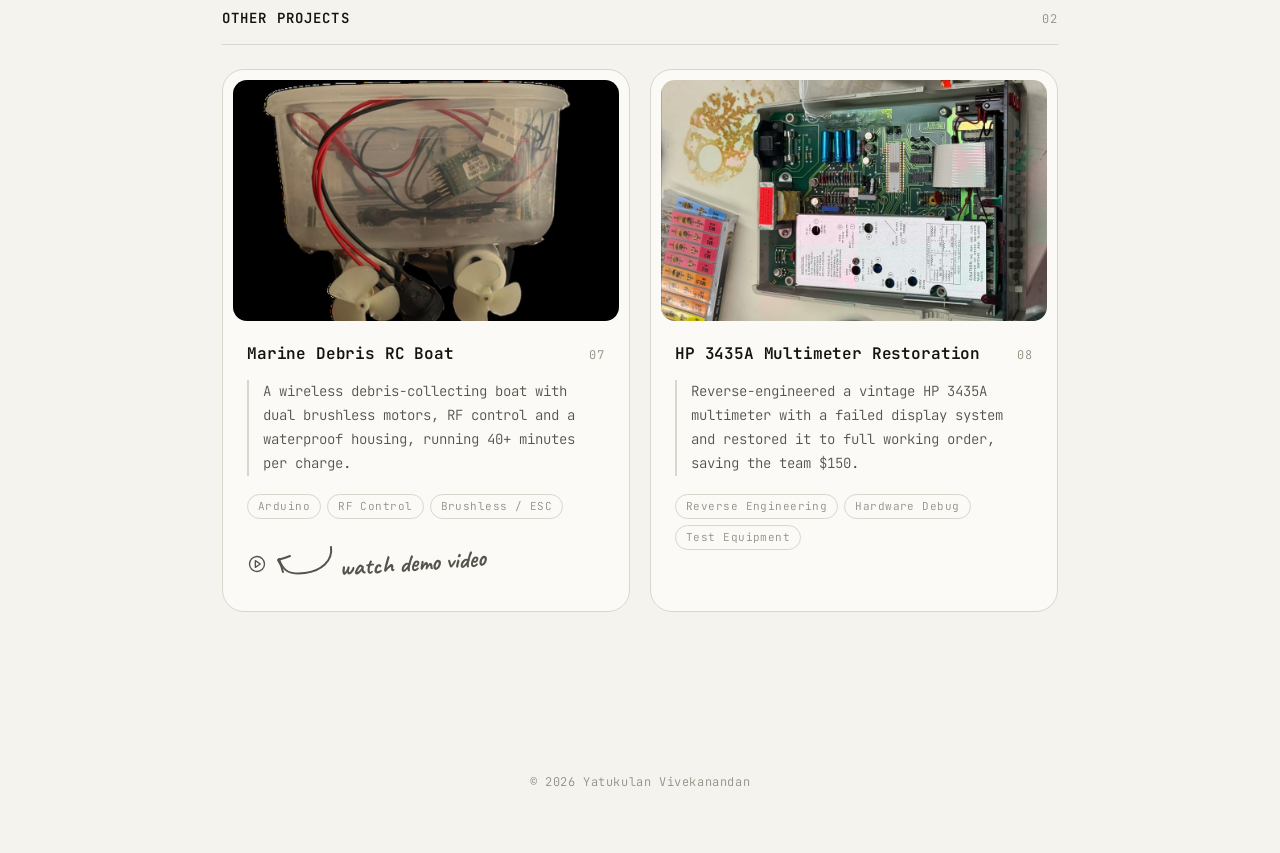
<file: projects/index.html>
<!DOCTYPE html>
<html lang="en">
<head>
<meta charset="UTF-8">
<script>
  (function () {
    try {
      var stored = localStorage.getItem('theme');
      var theme = stored || (window.matchMedia && window.matchMedia('(prefers-color-scheme: light)').matches ? 'light' : 'dark');
      if (theme === 'light') document.documentElement.setAttribute('data-theme', 'light');
    } catch (e) {}
  })();
</script>
<meta name="viewport" content="width=device-width, initial-scale=1.0">
<title>Projects &mdash; Yatukulan Vivekanandan</title>
<meta name="description" content="Hardware and embedded systems projects by Yatukulan Vivekanandan.">
<link rel="preconnect" href="https://fonts.googleapis.com">
<link rel="preconnect" href="https://fonts.gstatic.com" crossorigin>
<link href="https://fonts.googleapis.com/css2?family=JetBrains+Mono:ital,wght@0,300;0,400;0,500;0,600;0,700;1,400&family=Caveat:wght@600;700&display=swap" rel="stylesheet">
<link rel="stylesheet" href="/styles.css">
</head>
<body>

<nav>
  <div class="nav-inner">
    <a href="/" class="nav-mark">YV</a>
    <div class="nav-right">
      <ul class="nav-links">
        <li><a href="/experience/">Experience</a></li>
        <li><a href="/projects/">Projects</a></li>
        <li><a href="/#contact">Contact</a></li>
      </ul>
      <button class="theme-toggle" id="themeToggle" type="button" aria-label="Switch to light mode">
        <svg class="theme-icon theme-icon-sun" viewBox="0 0 24 24" fill="none" stroke="currentColor" stroke-width="1.6" stroke-linecap="round" stroke-linejoin="round" aria-hidden="true">
          <circle cx="12" cy="12" r="4"></circle>
          <line x1="12" y1="2" x2="12" y2="4.5"></line>
          <line x1="12" y1="19.5" x2="12" y2="22"></line>
          <line x1="4.22" y1="4.22" x2="5.94" y2="5.94"></line>
          <line x1="18.06" y1="18.06" x2="19.78" y2="19.78"></line>
          <line x1="2" y1="12" x2="4.5" y2="12"></line>
          <line x1="19.5" y1="12" x2="22" y2="12"></line>
          <line x1="4.22" y1="19.78" x2="5.94" y2="18.06"></line>
          <line x1="18.06" y1="5.94" x2="19.78" y2="4.22"></line>
        </svg>
        <svg class="theme-icon theme-icon-moon" viewBox="0 0 24 24" fill="none" stroke="currentColor" stroke-width="1.6" stroke-linecap="round" stroke-linejoin="round" aria-hidden="true">
          <path d="M21 12.79A9 9 0 1 1 11.21 3 7 7 0 0 0 21 12.79z"></path>
        </svg>
      </button>
    </div>
  </div>
</nav>

<section class="page">
  <a class="back-link fade-in" href="/">&#8592; Home</a>
  <h1 class="page-title fade-in">Projects</h1>
  <p class="page-lede fade-in">Digital hardware, PCB design and embedded systems projects &mdash; from RTL and schematic to working hardware.</p>

  <div class="project-tabs fade-in" role="tablist" aria-label="Project categories">
    <button class="project-tab" type="button" role="tab" data-tab="all" aria-selected="true">All</button>
    <button class="project-tab" type="button" role="tab" data-tab="hdv" aria-selected="false">Hardware Design &amp; Verification</button>
    <button class="project-tab" type="button" role="tab" data-tab="pcb" aria-selected="false">PCB Design</button>
    <button class="project-tab" type="button" role="tab" data-tab="embedded" aria-selected="false">Embedded Systems</button>
    <button class="project-tab" type="button" role="tab" data-tab="other" aria-selected="false">Other</button>
  </div>

  <div class="project-group" data-group="hdv">
    <div class="group-head fade-in">
      <h3 class="group-title">Hardware Design &amp; Verification</h3>
      <span class="group-count">01</span>
    </div>
    <div class="card-grid">
      <article class="card fade-in">
        <figure class="card-figure">
          <button class="card-media card-media-figure" type="button" data-embed="/projects/systolic-array/systolic-array-interactive.html" data-embed-title="4&times;4 systolic array interactive figure" data-embed-fallback="/projects/systolic-array/systolic-array-dark.svg" data-embed-fallback-light="/projects/systolic-array/systolic-array-light.svg" aria-label="Open the interactive 4&times;4 systolic array figure">
            <img class="theme-img-dark" src="/projects/systolic-array/systolic-array-dark.svg" alt="4&times;4 systolic array drawn as a bench-top machine" loading="lazy" width="640" height="370">
            <img class="theme-img-light" src="/projects/systolic-array/systolic-array-light.svg" alt="4&times;4 systolic array drawn as a bench-top machine" loading="lazy" width="640" height="370">
            <span class="card-media-label">Interactive figure &#8594;</span>
          </button>
          <figcaption class="figure-credit"><a href="https://github.com/wheresryan22/anatomy" target="_blank" rel="noopener">Figure built with Anatomy (MIT)</a></figcaption>
        </figure>
        <div class="card-body">
          <div class="card-head">
            <h3 class="card-title"><a href="/projects/systolic-array/">4&times;4 INT8 Systolic Array</a></h3>
            <span class="card-index">01</span>
          </div>
          <p class="card-desc">A matrix-multiply accelerator built as a 4&times;4 grid of INT8 multiply-accumulate units, verified with self-checking seeded random testbenches and a Python regression flow, and run on a DE2-115 FPGA over UART.</p>
          <ul class="card-tags"><li>SystemVerilog</li><li>FPGA (DE2-115)</li><li>Verification</li><li>UART</li></ul>
          <div class="project-btn-row">
            <a class="media-btn" href="https://github.com/yatukulan/systolic_array" target="_blank" rel="noopener">
              GitHub <span class="media-btn-icon">&#8599;</span>
            </a>
          </div>
        </div>
      </article>
    </div>
  </div>
  <div class="project-group" data-group="pcb">
    <div class="group-head fade-in">
      <h3 class="group-title">PCB Design</h3>
      <span class="group-count">03</span>
    </div>
    <div class="card-grid">
      <article class="card fade-in">
        <a class="card-media" href="/projects/can-logger/" aria-label="IoT CAN Bus Data Logger project page">
          <img src="/media/can-logger/cover.jpg" alt="IoT CAN bus data logger PCB" loading="lazy" width="960" height="600">
          <span class="card-media-label">View project &#8594;</span>
        </a>
        <div class="card-body">
          <div class="card-head">
            <h3 class="card-title"><a href="/projects/can-logger/">IoT CAN Bus Data Logger</a></h3>
            <span class="card-index">02</span>
          </div>
          <p class="card-desc">A custom Altium PCB with real-time CAN acquisition firmware and IoT cloud connectivity, built in-house at Enedym to replace a $1,000 commercial logger for under $500 in BOM cost.</p>
          <ul class="card-tags"><li>Altium</li><li>CAN Bus</li><li>IoT</li><li>Embedded Firmware</li></ul>
          <div class="project-btn-row">
            <a class="media-btn" href="https://actiumev.com/telemetry/" target="_blank" rel="noopener">
              Product page <span class="media-btn-icon">&#8599;</span>
            </a>
          </div>
        </div>
      </article>
      <article class="card fade-in">
        <a class="card-media" href="/projects/charger-controller/" aria-label="FSAE Charger Controller project page">
          <img src="/media/charger-controller/cover.jpg" alt="Charger controller enclosure layout" loading="lazy" width="960" height="600">
          <span class="card-media-label">View project &#8594;</span>
        </a>
        <div class="card-body">
          <div class="card-head">
            <h3 class="card-title"><a href="/projects/charger-controller/">FSAE Charger Controller</a></h3>
            <span class="card-index">03</span>
          </div>
          <p class="card-desc">A redesigned charger controller for McMaster Formula Electric&rsquo;s accumulator charger, built to FSAE rules with integrated safety logic and power converters while cutting BOM cost by 15%.</p>
          <ul class="card-tags"><li>Power Electronics</li><li>Safety Logic</li><li>HVIL</li><li>FSAE</li></ul>
        </div>
      </article>
      <article class="card fade-in">
        <a class="card-media" href="/projects/mech-keyboard/" aria-label="STM32 mechanical keyboard project page">
          <img src="/media/mech-keyboard/cover.jpg" alt="STM32 mechanical keyboard" loading="lazy" width="960" height="600">
          <span class="card-media-label">View project &#8594;</span>
        </a>
        <div class="card-body">
          <div class="card-head">
            <h3 class="card-title"><a href="/projects/mech-keyboard/">STM32 Mechanical Keyboard</a></h3>
            <span class="card-index">04</span>
          </div>
          <p class="card-desc">An 82-key keyboard on a custom multi-layer STM32 PCB, with C++ firmware for real-time matrix scanning verified on a logic analyzer.</p>
          <ul class="card-tags"><li>KiCAD</li><li>STM32</li><li>C++</li><li>USB</li></ul>
        </div>
      </article>
    </div>
  </div>
  <div class="project-group" data-group="embedded">
    <div class="group-head fade-in">
      <h3 class="group-title">Embedded Systems</h3>
      <span class="group-count">02</span>
    </div>
    <div class="card-grid">
      <article class="card fade-in">
        <a class="card-media" href="/projects/seer/" aria-label="SEER detection device project page">
          <img src="/media/seer/cover.jpg" alt="SEER detection device" loading="lazy" width="960" height="600">
          <span class="card-media-label">View project &#8594;</span>
        </a>
        <div class="card-body">
          <div class="card-head">
            <h3 class="card-title"><a href="/projects/seer/">SEER &mdash; Object &amp; Temperature Detection</a></h3>
            <span class="card-index">05</span>
          </div>
          <p class="card-desc">An embedded sensing device helping a client with Usher&rsquo;s Syndrome navigate, using sensor fusion to reach 90% detection accuracy.</p>
          <ul class="card-tags"><li>Arduino</li><li>C/C++</li><li>Sensor Fusion</li></ul>
          <div class="project-btn-row">
            <button class="media-btn report-btn" type="button" data-report="/media/seer/presentation.pdf" data-report-title="SEE-R &mdash; Final Presentation">
              Presentation <span class="media-btn-icon">&#8594;</span>
            </button>
            <button class="demo-callout" type="button" data-video="/media/seer/demo2.mp4" data-video-title="SEE-R &mdash; Demo Video">
              <svg class="demo-callout-icon" viewBox="0 0 24 24" fill="none" stroke="currentColor" stroke-width="1.6" stroke-linecap="round" stroke-linejoin="round" aria-hidden="true">
                <circle cx="12" cy="12" r="9"></circle>
                <polygon points="10 8 16 12 10 16 10 8"></polygon>
              </svg>
              <svg class="demo-callout-arrow" width="64" height="46" viewBox="0 0 64 46" fill="none" aria-hidden="true">
                <path d="M60 6 C 62 20, 50 30, 34 32 S 12 30, 8 18" stroke="currentColor" stroke-width="2" stroke-linecap="round" fill="none"/>
                <path d="M19 15 C 14 17, 10 18, 7 19 C 9 22, 11 26, 12 31" stroke="currentColor" stroke-width="2" stroke-linecap="round" stroke-linejoin="round" fill="none"/>
              </svg>
              <span class="demo-callout-text">watch demo video</span>
            </button>
          </div>
        </div>
      </article>
      <article class="card fade-in">
        <a class="card-media" href="/projects/tof-scanner/" aria-label="ToF spatial scanner point cloud project page">
          <img src="/media/tof-scanner/cover.jpg" alt="ToF spatial scanner point cloud" loading="lazy" width="960" height="600">
          <span class="card-media-label">View project &#8594;</span>
        </a>
        <div class="card-body">
          <div class="card-head">
            <h3 class="card-title"><a href="/projects/tof-scanner/">ToF Spatial Scanner</a></h3>
            <span class="card-index">06</span>
          </div>
          <p class="card-desc">A stepper-driven VL53L1X time-of-flight scanner streaming over UART to MATLAB for real-time 3D point-cloud reconstruction.</p>
          <ul class="card-tags"><li>COMPENG 2DX3</li><li>MSP432E401Y</li><li>C</li><li>I2C/UART</li><li>MATLAB</li></ul>
          <div class="project-btn-row">
            <button class="media-btn report-btn" type="button" data-report="/media/tof-scanner/report.pdf" data-report-title="ToF Spatial Scanner &mdash; Final Report">
              Report <span class="media-btn-icon">&#8594;</span>
            </button>
          </div>
        </div>
      </article>
    </div>
  </div>
  <div class="project-group" data-group="other">
    <div class="group-head fade-in">
      <h3 class="group-title">Other Projects</h3>
      <span class="group-count">02</span>
    </div>
    <div class="card-grid">
      <article class="card fade-in">
        <a class="card-media" href="/projects/marine-boat/" aria-label="Marine debris RC boat project page">
          <img src="/media/marine-boat/cover.jpg" alt="Marine debris RC boat" loading="lazy" width="960" height="600">
          <span class="card-media-label">View project &#8594;</span>
        </a>
        <div class="card-body">
          <div class="card-head">
            <h3 class="card-title"><a href="/projects/marine-boat/">Marine Debris RC Boat</a></h3>
            <span class="card-index">07</span>
          </div>
          <p class="card-desc">A wireless debris-collecting boat with dual brushless motors, RF control and a waterproof housing, running 40+ minutes per charge.</p>
          <ul class="card-tags"><li>Arduino</li><li>RF Control</li><li>Brushless / ESC</li></ul>
          <div class="project-btn-row">
            <button class="demo-callout" type="button" data-video="/media/marine-boat/demo.mp4" data-video-title="Marine Debris RC Boat &mdash; Demo Video">
              <svg class="demo-callout-icon" viewBox="0 0 24 24" fill="none" stroke="currentColor" stroke-width="1.6" stroke-linecap="round" stroke-linejoin="round" aria-hidden="true">
                <circle cx="12" cy="12" r="9"></circle>
                <polygon points="10 8 16 12 10 16 10 8"></polygon>
              </svg>
              <svg class="demo-callout-arrow" width="64" height="46" viewBox="0 0 64 46" fill="none" aria-hidden="true">
                <path d="M60 6 C 62 20, 50 30, 34 32 S 12 30, 8 18" stroke="currentColor" stroke-width="2" stroke-linecap="round" fill="none"/>
                <path d="M19 15 C 14 17, 10 18, 7 19 C 9 22, 11 26, 12 31" stroke="currentColor" stroke-width="2" stroke-linecap="round" stroke-linejoin="round" fill="none"/>
              </svg>
              <span class="demo-callout-text">watch demo video</span>
            </button>
          </div>
        </div>
      </article>
      <article class="card fade-in">
        <a class="card-media" href="/projects/multimeter/" aria-label="HP 3435A multimeter project page">
          <img src="/media/multimeter/cover.jpg" alt="HP 3435A multimeter internals" loading="lazy" width="960" height="600">
          <span class="card-media-label">View project &#8594;</span>
        </a>
        <div class="card-body">
          <div class="card-head">
            <h3 class="card-title"><a href="/projects/multimeter/">HP 3435A Multimeter Restoration</a></h3>
            <span class="card-index">08</span>
          </div>
          <p class="card-desc">Reverse-engineered a vintage HP 3435A multimeter with a failed display system and restored it to full working order, saving the team $150.</p>
          <ul class="card-tags"><li>Reverse Engineering</li><li>Hardware Debug</li><li>Test Equipment</li></ul>
        </div>
      </article>
    </div>
  </div>
</section>

<footer>
  &copy; 2026 Yatukulan Vivekanandan
</footer>

<script src="/site.js"></script>

</body>
</html>
</file>
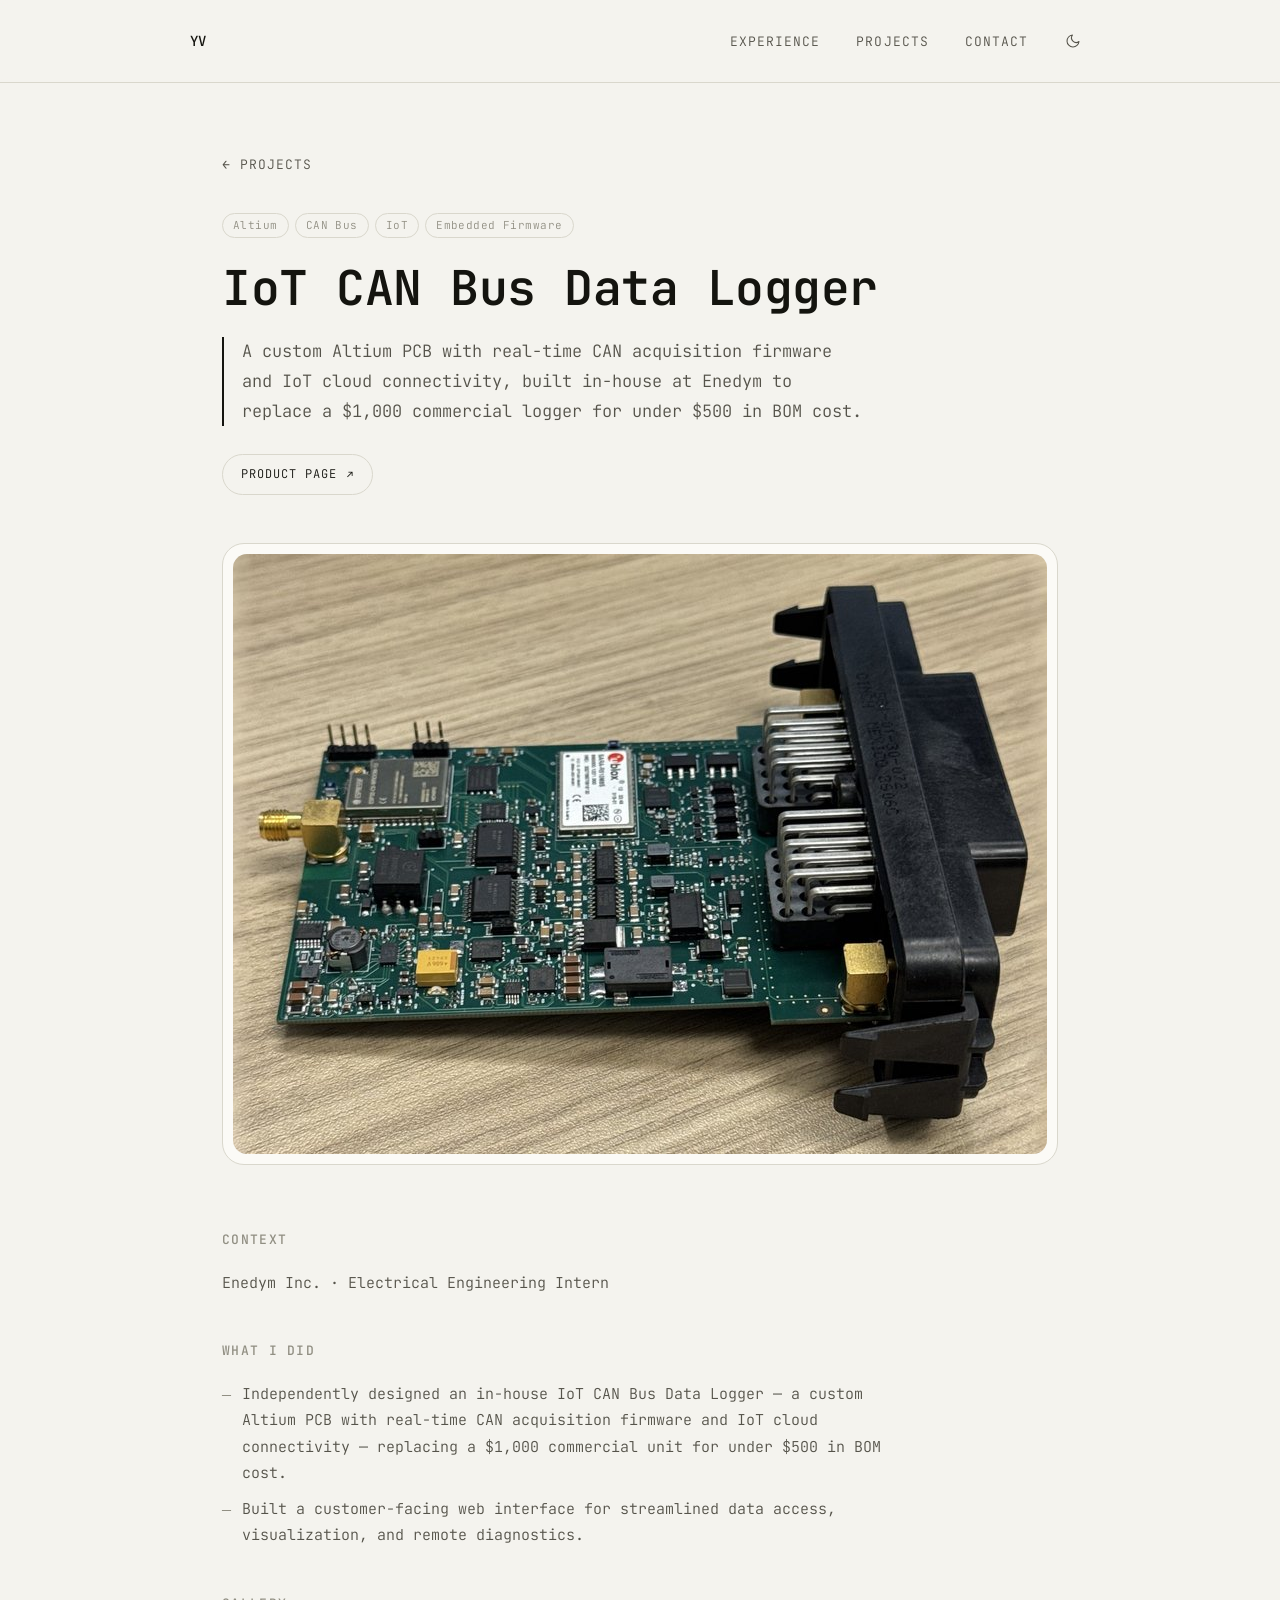
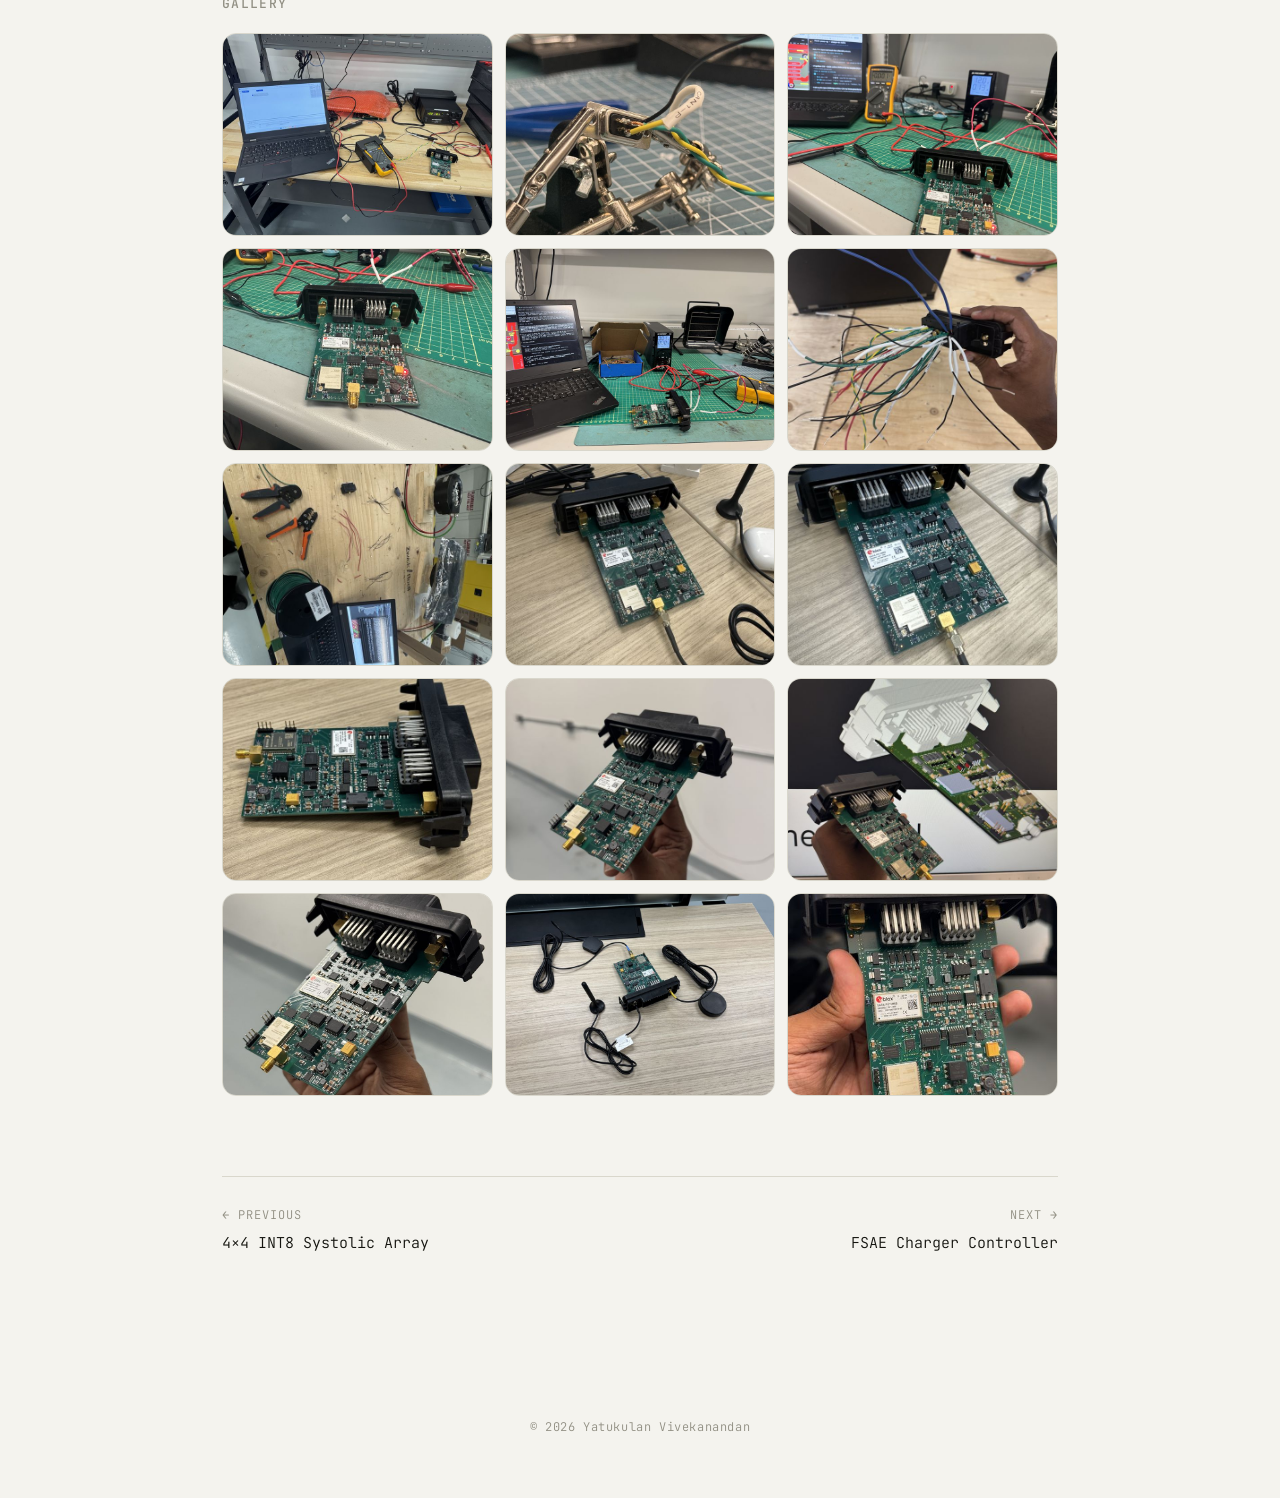
<file: projects/can-logger/index.html>
<!DOCTYPE html>
<html lang="en">
<head>
<meta charset="UTF-8">
<script>
  (function () {
    try {
      var stored = localStorage.getItem('theme');
      var theme = stored || (window.matchMedia && window.matchMedia('(prefers-color-scheme: light)').matches ? 'light' : 'dark');
      if (theme === 'light') document.documentElement.setAttribute('data-theme', 'light');
    } catch (e) {}
  })();
</script>
<meta name="viewport" content="width=device-width, initial-scale=1.0">
<title>IoT CAN Bus Data Logger &mdash; Yatukulan Vivekanandan</title>
<meta name="description" content="A custom IoT CAN bus data logger PCB with real-time CAN acquisition firmware and cloud connectivity, built in-house at Enedym.">
<link rel="preconnect" href="https://fonts.googleapis.com">
<link rel="preconnect" href="https://fonts.gstatic.com" crossorigin>
<link href="https://fonts.googleapis.com/css2?family=JetBrains+Mono:ital,wght@0,300;0,400;0,500;0,600;0,700;1,400&family=Caveat:wght@600;700&display=swap" rel="stylesheet">
<link rel="stylesheet" href="/styles.css">
</head>
<body>

<nav>
  <div class="nav-inner">
    <a href="/" class="nav-mark">YV</a>
    <div class="nav-right">
      <ul class="nav-links">
        <li><a href="/experience/">Experience</a></li>
        <li><a href="/projects/">Projects</a></li>
        <li><a href="/#contact">Contact</a></li>
      </ul>
      <button class="theme-toggle" id="themeToggle" type="button" aria-label="Switch to light mode">
        <svg class="theme-icon theme-icon-sun" viewBox="0 0 24 24" fill="none" stroke="currentColor" stroke-width="1.6" stroke-linecap="round" stroke-linejoin="round" aria-hidden="true">
          <circle cx="12" cy="12" r="4"></circle>
          <line x1="12" y1="2" x2="12" y2="4.5"></line>
          <line x1="12" y1="19.5" x2="12" y2="22"></line>
          <line x1="4.22" y1="4.22" x2="5.94" y2="5.94"></line>
          <line x1="18.06" y1="18.06" x2="19.78" y2="19.78"></line>
          <line x1="2" y1="12" x2="4.5" y2="12"></line>
          <line x1="19.5" y1="12" x2="22" y2="12"></line>
          <line x1="4.22" y1="19.78" x2="5.94" y2="18.06"></line>
          <line x1="18.06" y1="5.94" x2="19.78" y2="4.22"></line>
        </svg>
        <svg class="theme-icon theme-icon-moon" viewBox="0 0 24 24" fill="none" stroke="currentColor" stroke-width="1.6" stroke-linecap="round" stroke-linejoin="round" aria-hidden="true">
          <path d="M21 12.79A9 9 0 1 1 11.21 3 7 7 0 0 0 21 12.79z"></path>
        </svg>
      </button>
    </div>
  </div>
</nav>

<section class="page">
  <a class="back-link fade-in" href="/projects/">&#8592; Projects</a>
  <div class="fade-in"><ul class="card-tags"><li>Altium</li><li>CAN Bus</li><li>IoT</li><li>Embedded Firmware</li></ul></div>
  <h1 class="page-title fade-in">IoT CAN Bus Data Logger</h1>
  <p class="page-lede fade-in">A custom Altium PCB with real-time CAN acquisition firmware and IoT cloud connectivity, built in-house at Enedym to replace a $1,000 commercial logger for under $500 in BOM cost.</p>

  <div class="project-btn-row fade-in">
    <a class="media-btn" href="https://actiumev.com/telemetry/" target="_blank" rel="noopener">
      Product page <span class="media-btn-icon">&#8599;</span>
    </a>
  </div>
  <figure class="page-hero fade-in">
    <img src="/media/can-logger/cover.jpg" alt="IoT CAN bus data logger PCB" width="960" height="600">
  </figure>

  <div class="prose fade-in">
    <h2>Context</h2>
    <p>Enedym Inc. &middot; Electrical Engineering Intern</p>
    <h2>What I did</h2>
    <ul>
      <li>Independently designed an in-house IoT CAN Bus Data Logger &mdash; a custom Altium PCB with real-time CAN acquisition firmware and IoT cloud connectivity &mdash; replacing a $1,000 commercial unit for under $500 in BOM cost.</li>
      <li>Built a customer-facing web interface for streamlined data access, visualization, and remote diagnostics.</li>
    </ul>
  </div>

  <h2 class="gallery-heading fade-in">Gallery</h2>
  <div class="gallery fade-in" data-gallery>
    <button class="gallery-item" type="button" data-full="/media/can-logger/1.jpg">
      <img src="/media/can-logger/thumbs/1.jpg" alt="IoT CAN Bus Data Logger &mdash; bench test with CAN interface, multimeter and bench supply" loading="lazy">
    </button>
    <button class="gallery-item" type="button" data-full="/media/can-logger/2.jpg">
      <img src="/media/can-logger/thumbs/2.jpg" alt="IoT CAN Bus Data Logger &mdash; soldering the CAN breakout cable" loading="lazy">
    </button>
    <button class="gallery-item" type="button" data-full="/media/can-logger/3.jpg">
      <img src="/media/can-logger/thumbs/3.jpg" alt="IoT CAN Bus Data Logger &mdash; first power-up on the bench" loading="lazy">
    </button>
    <button class="gallery-item" type="button" data-full="/media/can-logger/4.jpg">
      <img src="/media/can-logger/thumbs/4.jpg" alt="IoT CAN Bus Data Logger &mdash; populated board powered on the bench" loading="lazy">
    </button>
    <button class="gallery-item" type="button" data-full="/media/can-logger/5.jpg">
      <img src="/media/can-logger/thumbs/5.jpg" alt="IoT CAN Bus Data Logger &mdash; bring-up bench with the board and Altium layout" loading="lazy">
    </button>
    <button class="gallery-item" type="button" data-full="/media/can-logger/6.jpg">
      <img src="/media/can-logger/thumbs/6.jpg" alt="IoT CAN Bus Data Logger &mdash; building the connector wiring harness" loading="lazy">
    </button>
    <button class="gallery-item" type="button" data-full="/media/can-logger/7.jpg">
      <img src="/media/can-logger/thumbs/7.jpg" alt="IoT CAN Bus Data Logger &mdash; harness build bench" loading="lazy">
    </button>
    <button class="gallery-item" type="button" data-full="/media/can-logger/8.jpg">
      <img src="/media/can-logger/thumbs/8.jpg" alt="IoT CAN Bus Data Logger &mdash; board with antenna connected" loading="lazy">
    </button>
    <button class="gallery-item" type="button" data-full="/media/can-logger/9.jpg">
      <img src="/media/can-logger/thumbs/9.jpg" alt="IoT CAN Bus Data Logger &mdash; board with antenna connected, close-up" loading="lazy">
    </button>
    <button class="gallery-item" type="button" data-full="/media/can-logger/10.jpg">
      <img src="/media/can-logger/thumbs/10.jpg" alt="IoT CAN Bus Data Logger &mdash; side view with the automotive connector" loading="lazy">
    </button>
    <button class="gallery-item" type="button" data-full="/media/can-logger/13.jpg">
      <img src="/media/can-logger/thumbs/13.jpg" alt="IoT CAN Bus Data Logger &mdash; finished board" loading="lazy">
    </button>
    <button class="gallery-item" type="button" data-full="/media/can-logger/14.jpg">
      <img src="/media/can-logger/thumbs/14.jpg" alt="IoT CAN Bus Data Logger &mdash; finished board next to the 3D Altium render" loading="lazy">
    </button>
    <button class="gallery-item" type="button" data-full="/media/can-logger/15.jpg">
      <img src="/media/can-logger/thumbs/15.jpg" alt="IoT CAN Bus Data Logger &mdash; finished board, close-up" loading="lazy">
    </button>
    <button class="gallery-item" type="button" data-full="/media/can-logger/16.jpg">
      <img src="/media/can-logger/thumbs/16.jpg" alt="IoT CAN Bus Data Logger &mdash; board with cellular, GNSS and Wi-Fi antennas" loading="lazy">
    </button>
    <button class="gallery-item" type="button" data-full="/media/can-logger/17.jpg">
      <img src="/media/can-logger/thumbs/17.jpg" alt="IoT CAN Bus Data Logger &mdash; finished board in hand" loading="lazy">
    </button>
  </div>

  <div class="pager" role="navigation" aria-label="More projects">
    <a href="/projects/systolic-array/"><span>&#8592; Previous</span>4&times;4 INT8 Systolic Array</a>
    <a class="pager-next" href="/projects/charger-controller/"><span>Next &#8594;</span>FSAE Charger Controller</a>
  </div>
</section>

<footer>
  &copy; 2026 Yatukulan Vivekanandan
</footer>

<script src="/site.js"></script>

</body>
</html>
</file>
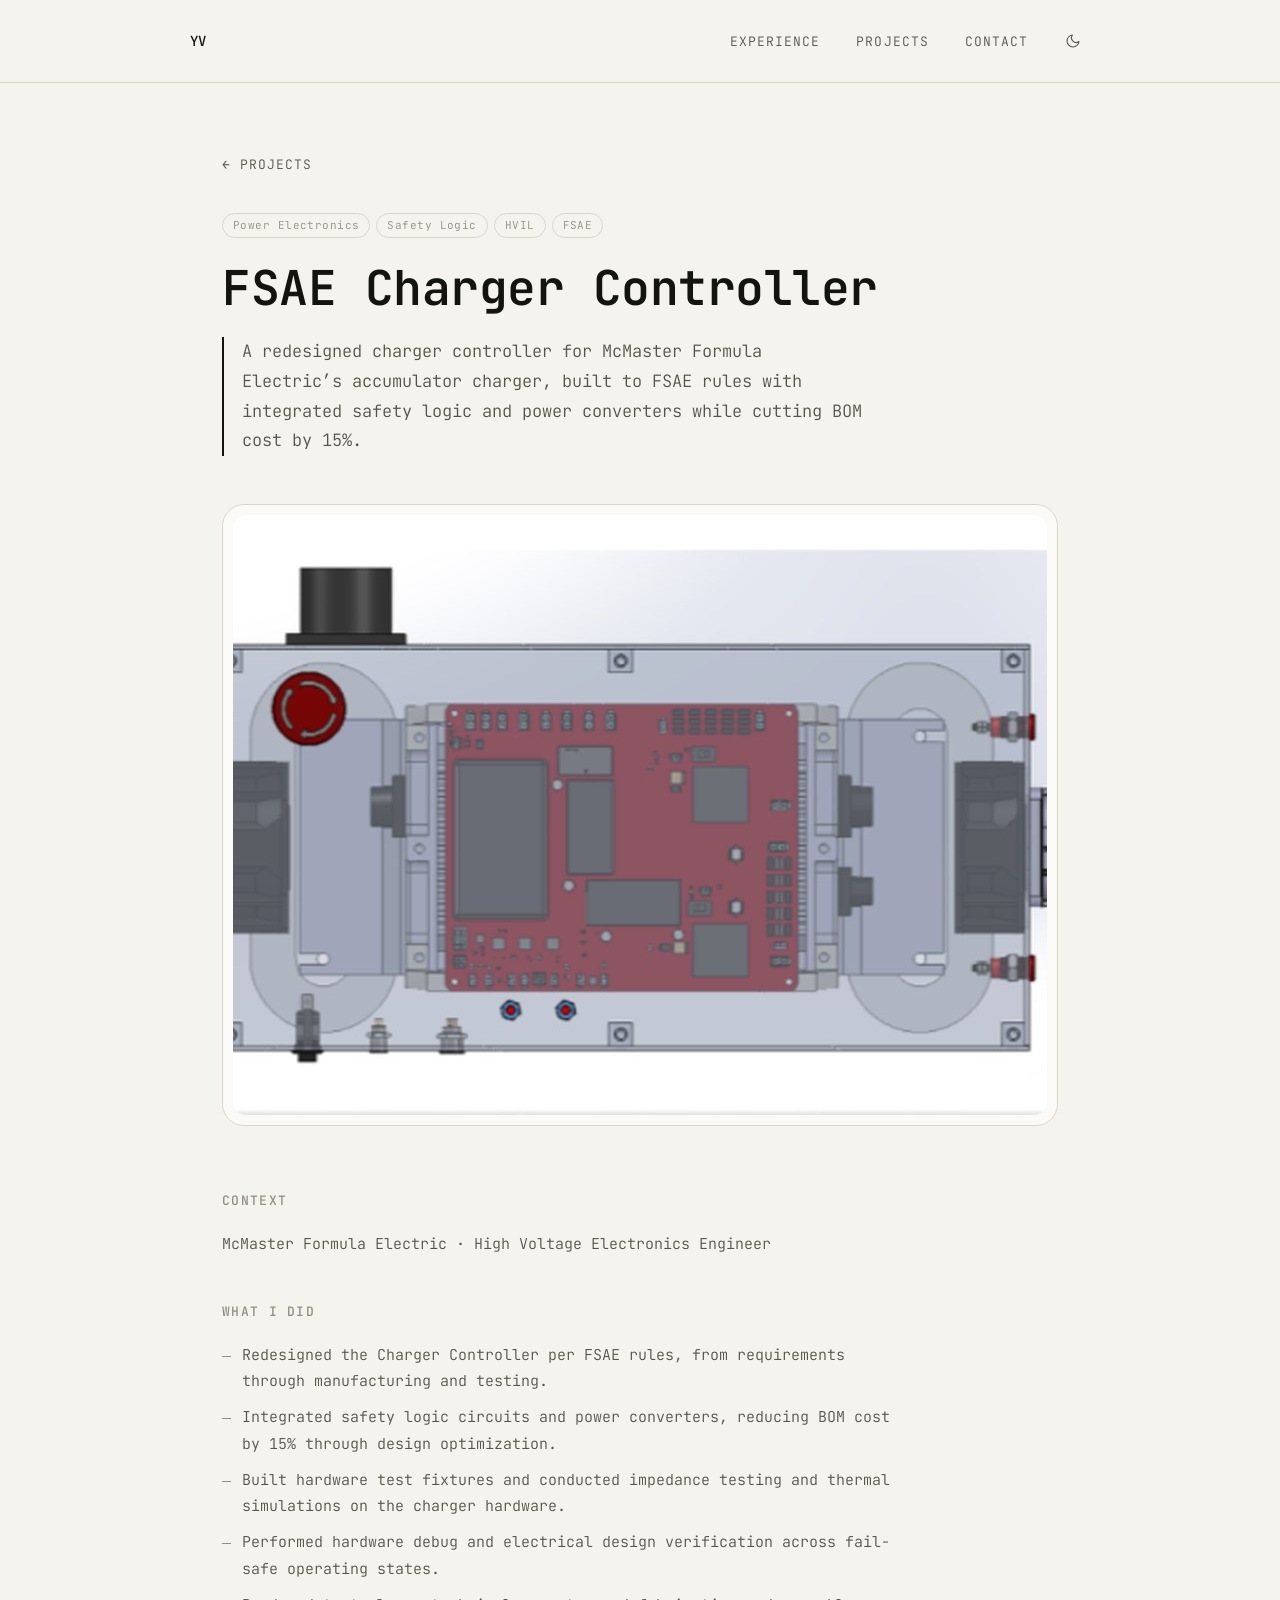
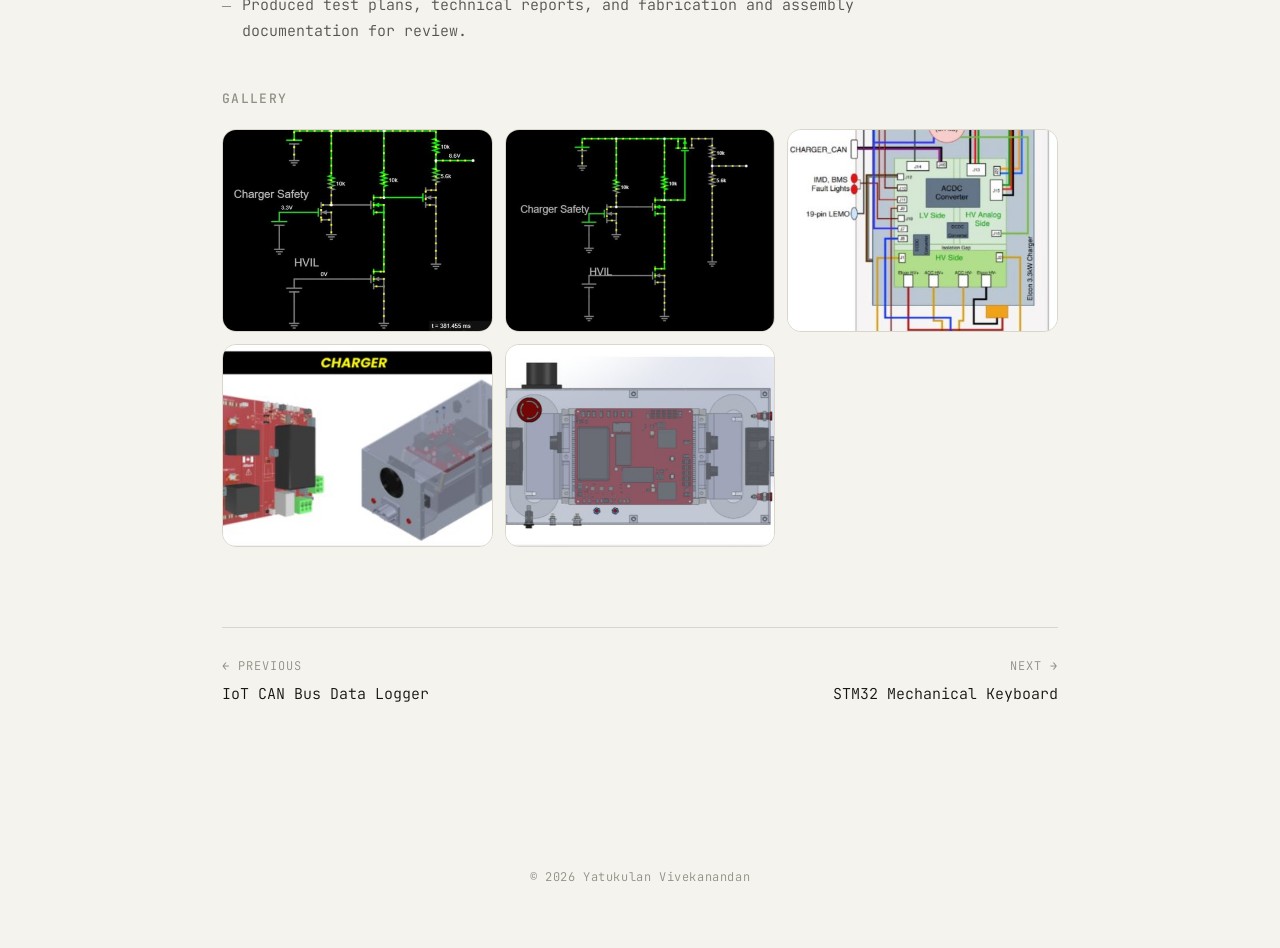
<file: projects/charger-controller/index.html>
<!DOCTYPE html>
<html lang="en">
<head>
<meta charset="UTF-8">
<script>
  (function () {
    try {
      var stored = localStorage.getItem('theme');
      var theme = stored || (window.matchMedia && window.matchMedia('(prefers-color-scheme: light)').matches ? 'light' : 'dark');
      if (theme === 'light') document.documentElement.setAttribute('data-theme', 'light');
    } catch (e) {}
  })();
</script>
<meta name="viewport" content="width=device-width, initial-scale=1.0">
<title>FSAE Charger Controller &mdash; Yatukulan Vivekanandan</title>
<meta name="description" content="A redesigned FSAE charger controller with integrated safety logic and power converters for McMaster Formula Electric.">
<link rel="preconnect" href="https://fonts.googleapis.com">
<link rel="preconnect" href="https://fonts.gstatic.com" crossorigin>
<link href="https://fonts.googleapis.com/css2?family=JetBrains+Mono:ital,wght@0,300;0,400;0,500;0,600;0,700;1,400&family=Caveat:wght@600;700&display=swap" rel="stylesheet">
<link rel="stylesheet" href="/styles.css">
</head>
<body>

<nav>
  <div class="nav-inner">
    <a href="/" class="nav-mark">YV</a>
    <div class="nav-right">
      <ul class="nav-links">
        <li><a href="/experience/">Experience</a></li>
        <li><a href="/projects/">Projects</a></li>
        <li><a href="/#contact">Contact</a></li>
      </ul>
      <button class="theme-toggle" id="themeToggle" type="button" aria-label="Switch to light mode">
        <svg class="theme-icon theme-icon-sun" viewBox="0 0 24 24" fill="none" stroke="currentColor" stroke-width="1.6" stroke-linecap="round" stroke-linejoin="round" aria-hidden="true">
          <circle cx="12" cy="12" r="4"></circle>
          <line x1="12" y1="2" x2="12" y2="4.5"></line>
          <line x1="12" y1="19.5" x2="12" y2="22"></line>
          <line x1="4.22" y1="4.22" x2="5.94" y2="5.94"></line>
          <line x1="18.06" y1="18.06" x2="19.78" y2="19.78"></line>
          <line x1="2" y1="12" x2="4.5" y2="12"></line>
          <line x1="19.5" y1="12" x2="22" y2="12"></line>
          <line x1="4.22" y1="19.78" x2="5.94" y2="18.06"></line>
          <line x1="18.06" y1="5.94" x2="19.78" y2="4.22"></line>
        </svg>
        <svg class="theme-icon theme-icon-moon" viewBox="0 0 24 24" fill="none" stroke="currentColor" stroke-width="1.6" stroke-linecap="round" stroke-linejoin="round" aria-hidden="true">
          <path d="M21 12.79A9 9 0 1 1 11.21 3 7 7 0 0 0 21 12.79z"></path>
        </svg>
      </button>
    </div>
  </div>
</nav>

<section class="page">
  <a class="back-link fade-in" href="/projects/">&#8592; Projects</a>
  <div class="fade-in"><ul class="card-tags"><li>Power Electronics</li><li>Safety Logic</li><li>HVIL</li><li>FSAE</li></ul></div>
  <h1 class="page-title fade-in">FSAE Charger Controller</h1>
  <p class="page-lede fade-in">A redesigned charger controller for McMaster Formula Electric&rsquo;s accumulator charger, built to FSAE rules with integrated safety logic and power converters while cutting BOM cost by 15%.</p>

  <figure class="page-hero fade-in">
    <img src="/media/charger-controller/cover.jpg" alt="Charger controller enclosure layout" width="960" height="600">
  </figure>

  <div class="prose fade-in">
    <h2>Context</h2>
    <p>McMaster Formula Electric &middot; High Voltage Electronics Engineer</p>
    <h2>What I did</h2>
    <ul>
      <li>Redesigned the Charger Controller per FSAE rules, from requirements through manufacturing and testing.</li>
      <li>Integrated safety logic circuits and power converters, reducing BOM cost by 15% through design optimization.</li>
      <li>Built hardware test fixtures and conducted impedance testing and thermal simulations on the charger hardware.</li>
      <li>Performed hardware debug and electrical design verification across fail-safe operating states.</li>
      <li>Produced test plans, technical reports, and fabrication and assembly documentation for review.</li>
    </ul>
  </div>

  <h2 class="gallery-heading fade-in">Gallery</h2>
  <div class="gallery fade-in" data-gallery>
    <button class="gallery-item" type="button" data-full="/media/charger-controller/1.png">
      <img src="/media/charger-controller/thumbs/1.jpg" alt="FSAE Charger Controller &mdash; charger safety and HVIL logic simulation" loading="lazy">
    </button>
    <button class="gallery-item" type="button" data-full="/media/charger-controller/2.png">
      <img src="/media/charger-controller/thumbs/2.jpg" alt="FSAE Charger Controller &mdash; safety logic simulation, second operating state" loading="lazy">
    </button>
    <button class="gallery-item" type="button" data-full="/media/charger-controller/3.png">
      <img src="/media/charger-controller/thumbs/3.jpg" alt="FSAE Charger Controller &mdash; charger enclosure wiring diagram" loading="lazy">
    </button>
    <button class="gallery-item" type="button" data-full="/media/charger-controller/4.png">
      <img src="/media/charger-controller/thumbs/4.jpg" alt="FSAE Charger Controller &mdash; charger controller PCB and enclosure renders" loading="lazy">
    </button>
    <button class="gallery-item" type="button" data-full="/media/charger-controller/5.png">
      <img src="/media/charger-controller/thumbs/5.jpg" alt="FSAE Charger Controller &mdash; enclosure layout, top view" loading="lazy">
    </button>
  </div>

  <div class="pager" role="navigation" aria-label="More projects">
    <a href="/projects/can-logger/"><span>&#8592; Previous</span>IoT CAN Bus Data Logger</a>
    <a class="pager-next" href="/projects/mech-keyboard/"><span>Next &#8594;</span>STM32 Mechanical Keyboard</a>
  </div>
</section>

<footer>
  &copy; 2026 Yatukulan Vivekanandan
</footer>

<script src="/site.js"></script>

</body>
</html>
</file>
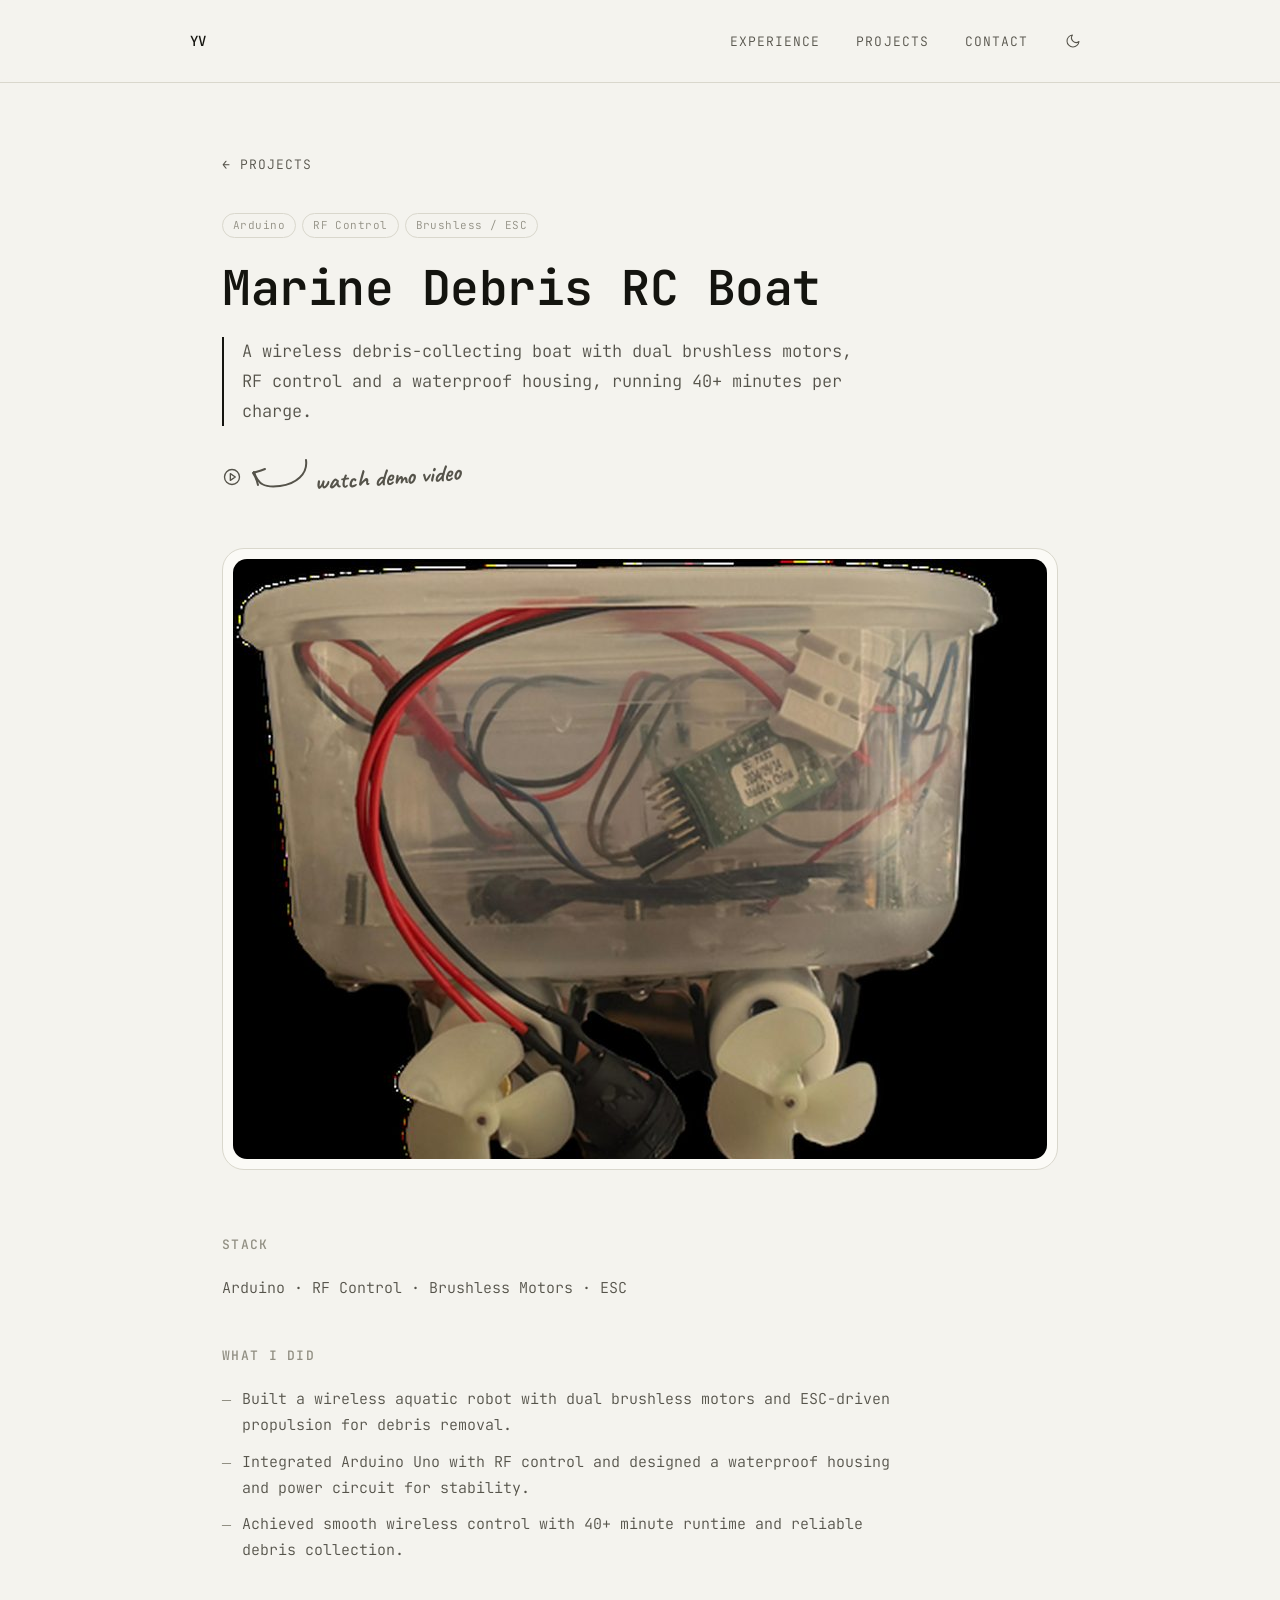
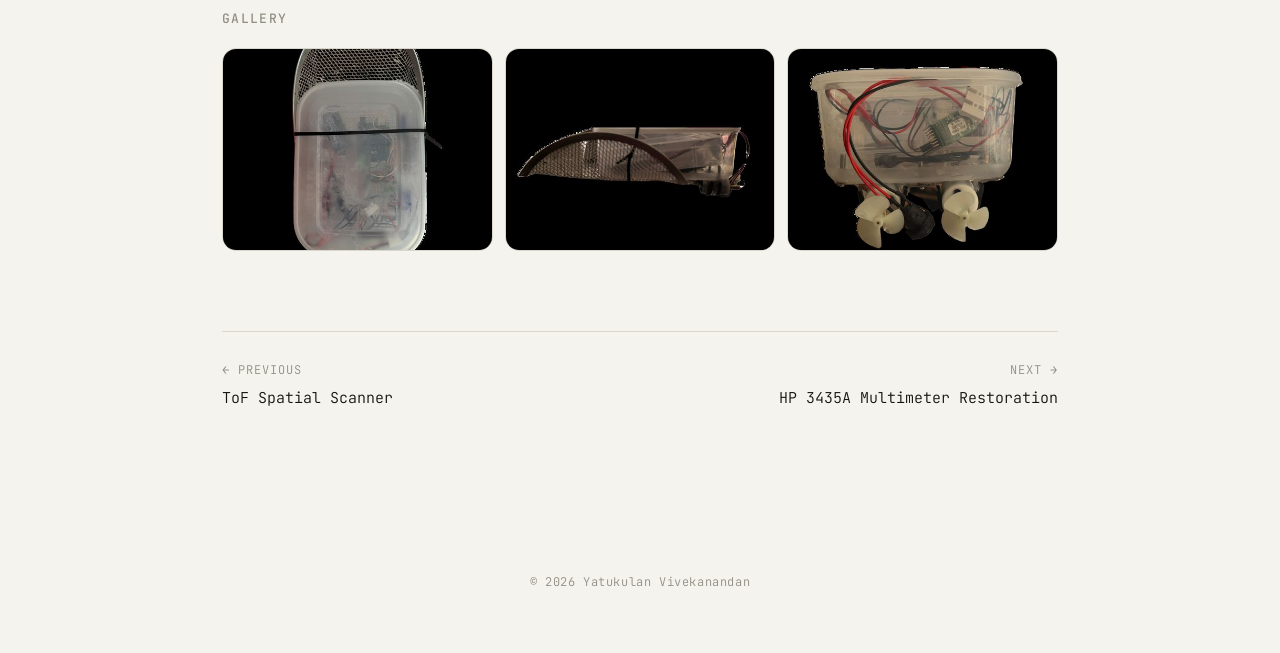
<file: projects/marine-boat/index.html>
<!DOCTYPE html>
<html lang="en">
<head>
<meta charset="UTF-8">
<script>
  (function () {
    try {
      var stored = localStorage.getItem('theme');
      var theme = stored || (window.matchMedia && window.matchMedia('(prefers-color-scheme: light)').matches ? 'light' : 'dark');
      if (theme === 'light') document.documentElement.setAttribute('data-theme', 'light');
    } catch (e) {}
  })();
</script>
<meta name="viewport" content="width=device-width, initial-scale=1.0">
<title>Marine Debris RC Boat &mdash; Yatukulan Vivekanandan</title>
<meta name="description" content="A wireless debris-collecting boat with dual brushless motors, RF control and a waterproof housing, running 40+ minutes per charge.">
<link rel="preconnect" href="https://fonts.googleapis.com">
<link rel="preconnect" href="https://fonts.gstatic.com" crossorigin>
<link href="https://fonts.googleapis.com/css2?family=JetBrains+Mono:ital,wght@0,300;0,400;0,500;0,600;0,700;1,400&family=Caveat:wght@600;700&display=swap" rel="stylesheet">
<link rel="stylesheet" href="/styles.css">
</head>
<body>

<nav>
  <div class="nav-inner">
    <a href="/" class="nav-mark">YV</a>
    <div class="nav-right">
      <ul class="nav-links">
        <li><a href="/experience/">Experience</a></li>
        <li><a href="/projects/">Projects</a></li>
        <li><a href="/#contact">Contact</a></li>
      </ul>
      <button class="theme-toggle" id="themeToggle" type="button" aria-label="Switch to light mode">
        <svg class="theme-icon theme-icon-sun" viewBox="0 0 24 24" fill="none" stroke="currentColor" stroke-width="1.6" stroke-linecap="round" stroke-linejoin="round" aria-hidden="true">
          <circle cx="12" cy="12" r="4"></circle>
          <line x1="12" y1="2" x2="12" y2="4.5"></line>
          <line x1="12" y1="19.5" x2="12" y2="22"></line>
          <line x1="4.22" y1="4.22" x2="5.94" y2="5.94"></line>
          <line x1="18.06" y1="18.06" x2="19.78" y2="19.78"></line>
          <line x1="2" y1="12" x2="4.5" y2="12"></line>
          <line x1="19.5" y1="12" x2="22" y2="12"></line>
          <line x1="4.22" y1="19.78" x2="5.94" y2="18.06"></line>
          <line x1="18.06" y1="5.94" x2="19.78" y2="4.22"></line>
        </svg>
        <svg class="theme-icon theme-icon-moon" viewBox="0 0 24 24" fill="none" stroke="currentColor" stroke-width="1.6" stroke-linecap="round" stroke-linejoin="round" aria-hidden="true">
          <path d="M21 12.79A9 9 0 1 1 11.21 3 7 7 0 0 0 21 12.79z"></path>
        </svg>
      </button>
    </div>
  </div>
</nav>

<section class="page">
  <a class="back-link fade-in" href="/projects/">&#8592; Projects</a>
  <div class="fade-in"><ul class="card-tags"><li>Arduino</li><li>RF Control</li><li>Brushless / ESC</li></ul></div>
  <h1 class="page-title fade-in">Marine Debris RC Boat</h1>
  <p class="page-lede fade-in">A wireless debris-collecting boat with dual brushless motors, RF control and a waterproof housing, running 40+ minutes per charge.</p>
  <div class="project-btn-row fade-in">
    <button class="demo-callout" type="button" data-video="/media/marine-boat/demo.mp4" data-video-title="Marine Debris RC Boat &mdash; Demo Video">
      <svg class="demo-callout-icon" viewBox="0 0 24 24" fill="none" stroke="currentColor" stroke-width="1.6" stroke-linecap="round" stroke-linejoin="round" aria-hidden="true">
        <circle cx="12" cy="12" r="9"></circle>
        <polygon points="10 8 16 12 10 16 10 8"></polygon>
      </svg>
      <svg class="demo-callout-arrow" width="64" height="46" viewBox="0 0 64 46" fill="none" aria-hidden="true">
        <path d="M60 6 C 62 20, 50 30, 34 32 S 12 30, 8 18" stroke="currentColor" stroke-width="2" stroke-linecap="round" fill="none"/>
        <path d="M19 15 C 14 17, 10 18, 7 19 C 9 22, 11 26, 12 31" stroke="currentColor" stroke-width="2" stroke-linecap="round" stroke-linejoin="round" fill="none"/>
      </svg>
      <span class="demo-callout-text">watch demo video</span>
    </button>
  </div>

  <figure class="page-hero fade-in">
    <img src="/media/marine-boat/cover.jpg" alt="Marine debris RC boat" width="960" height="600">
  </figure>

  <div class="prose fade-in">
    <h2>Stack</h2>
    <p>Arduino &middot; RF Control &middot; Brushless Motors &middot; ESC</p>
    <h2>What I did</h2>
    <ul>
      <li>Built a wireless aquatic robot with dual brushless motors and ESC-driven propulsion for debris removal.</li>
      <li>Integrated Arduino Uno with RF control and designed a waterproof housing and power circuit for stability.</li>
      <li>Achieved smooth wireless control with 40+ minute runtime and reliable debris collection.</li>
    </ul>
  </div>

  <h2 class="gallery-heading fade-in">Gallery</h2>
  <div class="gallery fade-in" data-gallery>
    <button class="gallery-item" type="button" data-full="/media/marine-boat/1.png">
      <img src="/media/marine-boat/thumbs/1.jpg" alt="Marine debris RC boat &mdash; image 1" loading="lazy">
    </button>
    <button class="gallery-item" type="button" data-full="/media/marine-boat/2.png">
      <img src="/media/marine-boat/thumbs/2.jpg" alt="Marine debris RC boat &mdash; image 2" loading="lazy">
    </button>
    <button class="gallery-item" type="button" data-full="/media/marine-boat/3.png">
      <img src="/media/marine-boat/thumbs/3.jpg" alt="Marine debris RC boat &mdash; image 3" loading="lazy">
    </button>
  </div>

  <div class="pager" role="navigation" aria-label="More projects">
    <a href="/projects/tof-scanner/"><span>&#8592; Previous</span>ToF Spatial Scanner</a>
    <a class="pager-next" href="/projects/multimeter/"><span>Next &#8594;</span>HP 3435A Multimeter Restoration</a>
  </div>
</section>

<footer>
  &copy; 2026 Yatukulan Vivekanandan
</footer>

<script src="/site.js"></script>

</body>
</html>
</file>
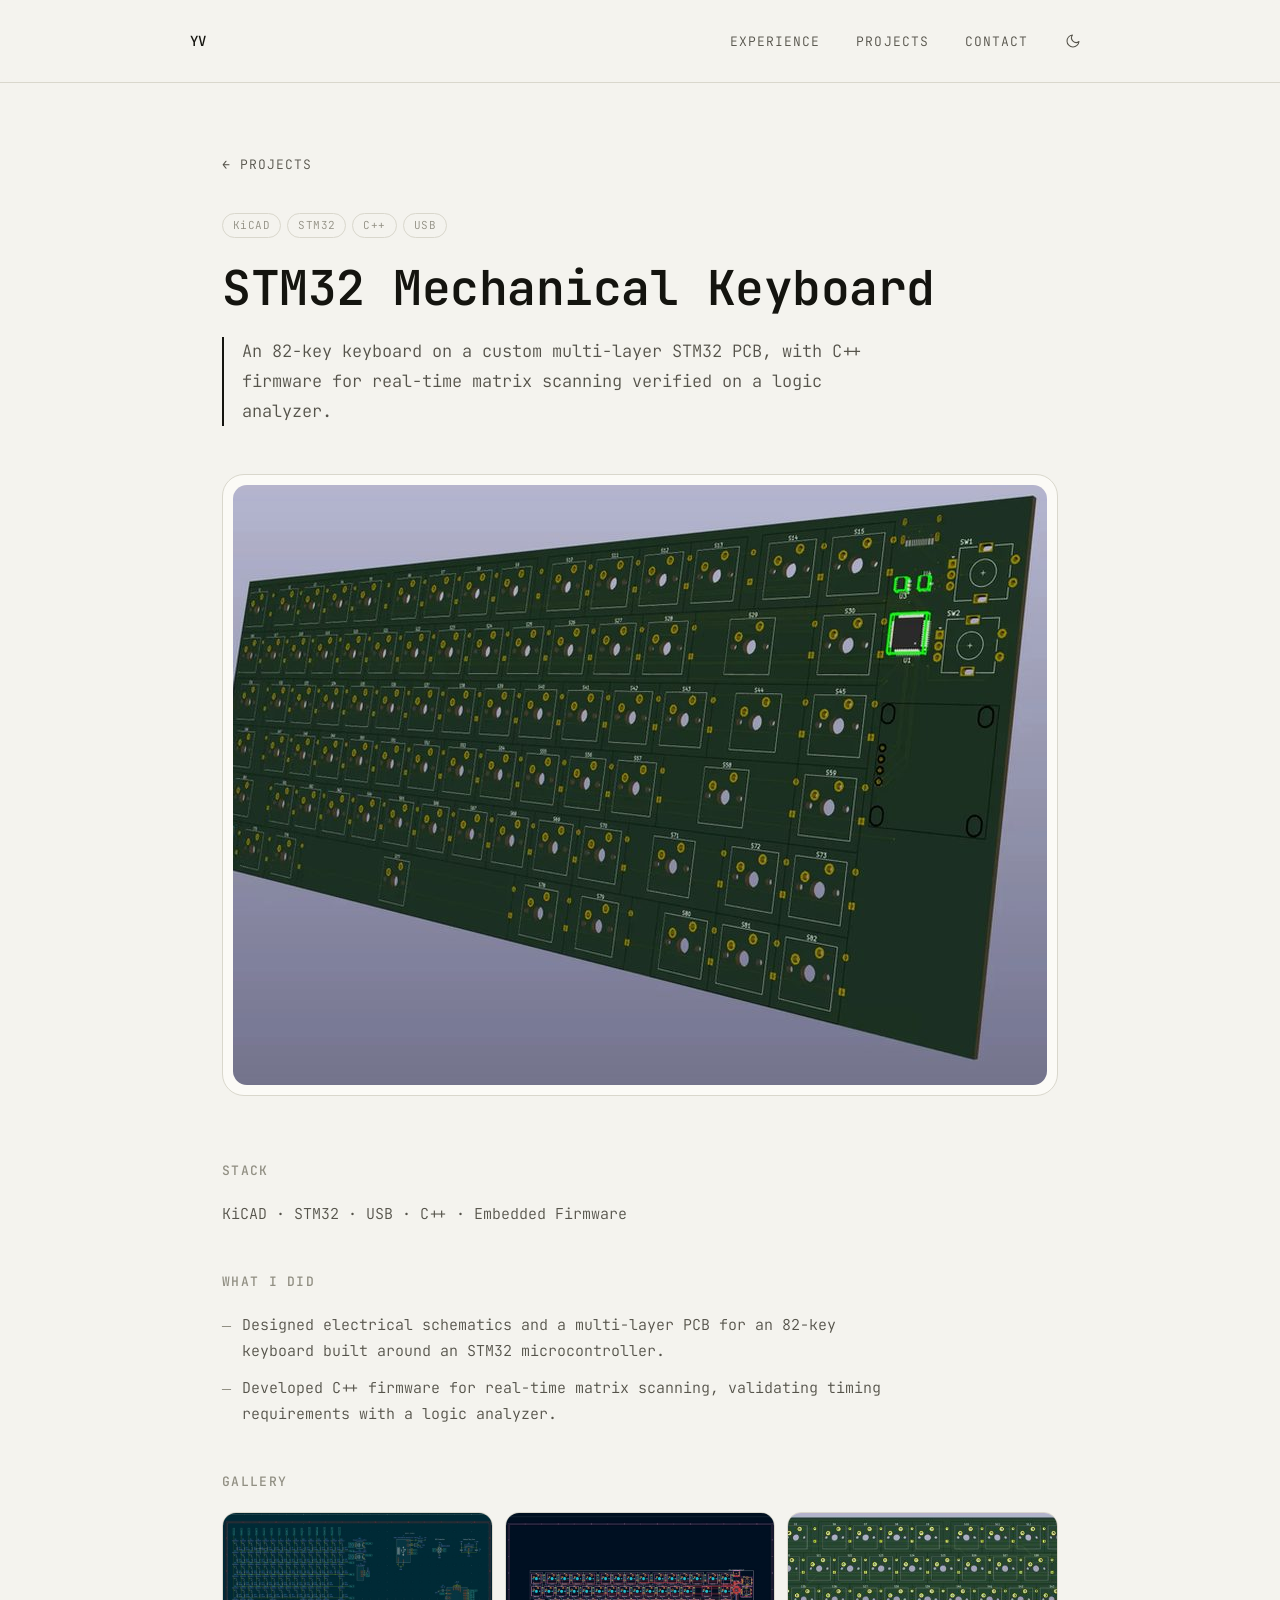
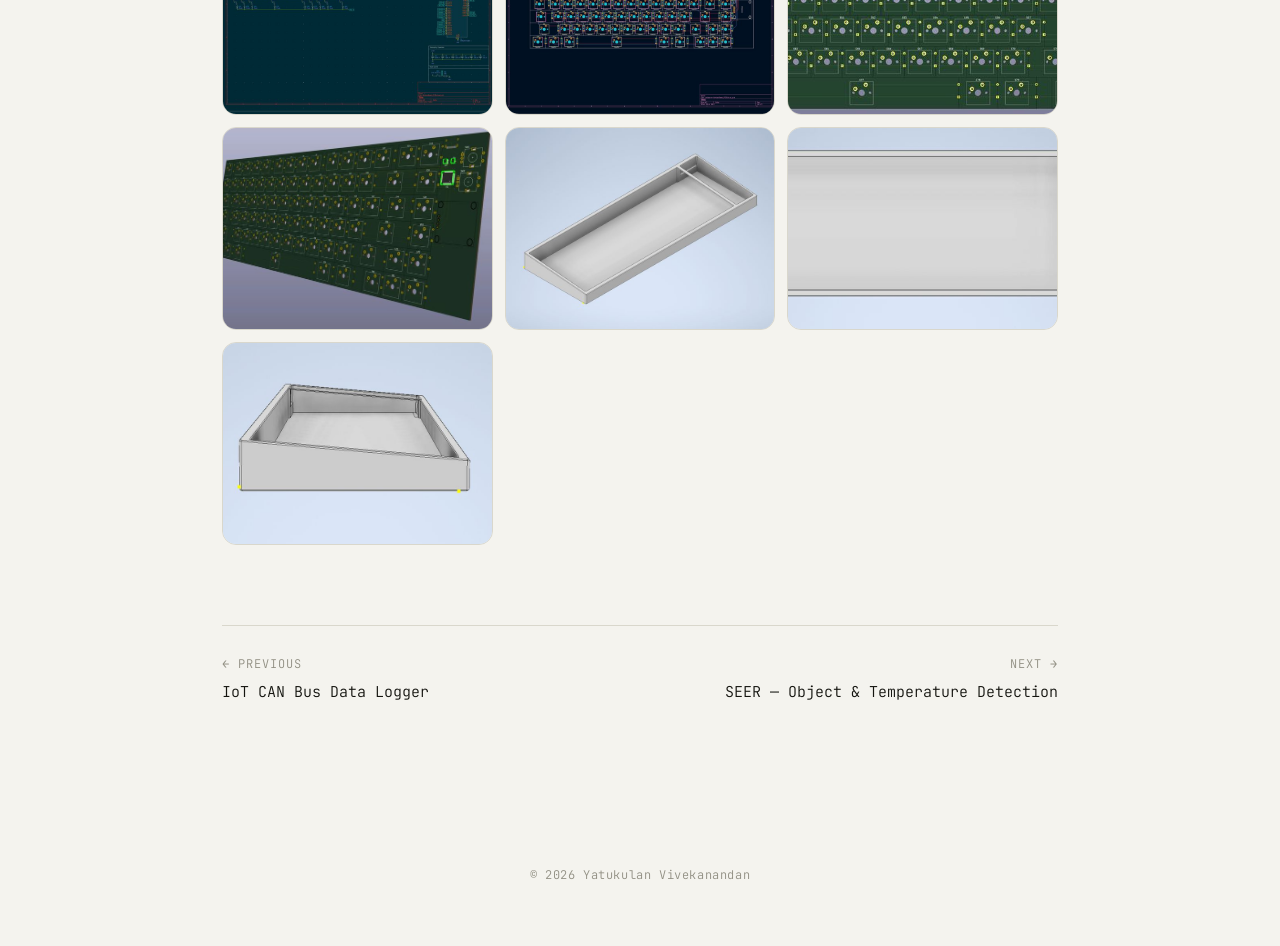
<file: projects/mech-keyboard/index.html>
<!DOCTYPE html>
<html lang="en">
<head>
<meta charset="UTF-8">
<script>
  (function () {
    try {
      var stored = localStorage.getItem('theme');
      var theme = stored || (window.matchMedia && window.matchMedia('(prefers-color-scheme: light)').matches ? 'light' : 'dark');
      if (theme === 'light') document.documentElement.setAttribute('data-theme', 'light');
    } catch (e) {}
  })();
</script>
<meta name="viewport" content="width=device-width, initial-scale=1.0">
<title>STM32 Mechanical Keyboard &mdash; Yatukulan Vivekanandan</title>
<meta name="description" content="An 82-key keyboard on a custom multi-layer STM32 PCB, with C++ firmware for real-time matrix scanning verified on a logic analyzer.">
<link rel="preconnect" href="https://fonts.googleapis.com">
<link rel="preconnect" href="https://fonts.gstatic.com" crossorigin>
<link href="https://fonts.googleapis.com/css2?family=JetBrains+Mono:ital,wght@0,300;0,400;0,500;0,600;0,700;1,400&family=Caveat:wght@600;700&display=swap" rel="stylesheet">
<link rel="stylesheet" href="/styles.css">
</head>
<body>

<nav>
  <div class="nav-inner">
    <a href="/" class="nav-mark">YV</a>
    <div class="nav-right">
      <ul class="nav-links">
        <li><a href="/experience/">Experience</a></li>
        <li><a href="/projects/">Projects</a></li>
        <li><a href="/#contact">Contact</a></li>
      </ul>
      <button class="theme-toggle" id="themeToggle" type="button" aria-label="Switch to light mode">
        <svg class="theme-icon theme-icon-sun" viewBox="0 0 24 24" fill="none" stroke="currentColor" stroke-width="1.6" stroke-linecap="round" stroke-linejoin="round" aria-hidden="true">
          <circle cx="12" cy="12" r="4"></circle>
          <line x1="12" y1="2" x2="12" y2="4.5"></line>
          <line x1="12" y1="19.5" x2="12" y2="22"></line>
          <line x1="4.22" y1="4.22" x2="5.94" y2="5.94"></line>
          <line x1="18.06" y1="18.06" x2="19.78" y2="19.78"></line>
          <line x1="2" y1="12" x2="4.5" y2="12"></line>
          <line x1="19.5" y1="12" x2="22" y2="12"></line>
          <line x1="4.22" y1="19.78" x2="5.94" y2="18.06"></line>
          <line x1="18.06" y1="5.94" x2="19.78" y2="4.22"></line>
        </svg>
        <svg class="theme-icon theme-icon-moon" viewBox="0 0 24 24" fill="none" stroke="currentColor" stroke-width="1.6" stroke-linecap="round" stroke-linejoin="round" aria-hidden="true">
          <path d="M21 12.79A9 9 0 1 1 11.21 3 7 7 0 0 0 21 12.79z"></path>
        </svg>
      </button>
    </div>
  </div>
</nav>

<section class="page">
  <a class="back-link fade-in" href="/projects/">&#8592; Projects</a>
  <div class="fade-in"><ul class="card-tags"><li>KiCAD</li><li>STM32</li><li>C++</li><li>USB</li></ul></div>
  <h1 class="page-title fade-in">STM32 Mechanical Keyboard</h1>
  <p class="page-lede fade-in">An 82-key keyboard on a custom multi-layer STM32 PCB, with C++ firmware for real-time matrix scanning verified on a logic analyzer.</p>

  <figure class="page-hero fade-in">
    <img src="/media/mech-keyboard/cover.jpg" alt="STM32 mechanical keyboard" width="960" height="600">
  </figure>

  <div class="prose fade-in">
    <h2>Stack</h2>
    <p>KiCAD &middot; STM32 &middot; USB &middot; C++ &middot; Embedded Firmware</p>
    <h2>What I did</h2>
    <ul>
      <li>Designed electrical schematics and a multi-layer PCB for an 82-key keyboard built around an STM32 microcontroller.</li>
      <li>Developed C++ firmware for real-time matrix scanning, validating timing requirements with a logic analyzer.</li>
    </ul>
  </div>

  <h2 class="gallery-heading fade-in">Gallery</h2>
  <div class="gallery fade-in" data-gallery>
    <button class="gallery-item" type="button" data-full="/media/mech-keyboard/1.png">
      <img src="/media/mech-keyboard/thumbs/1.jpg" alt="STM32 mechanical keyboard &mdash; image 1" loading="lazy">
    </button>
    <button class="gallery-item" type="button" data-full="/media/mech-keyboard/2.png">
      <img src="/media/mech-keyboard/thumbs/2.jpg" alt="STM32 mechanical keyboard &mdash; image 2" loading="lazy">
    </button>
    <button class="gallery-item" type="button" data-full="/media/mech-keyboard/3.png">
      <img src="/media/mech-keyboard/thumbs/3.jpg" alt="STM32 mechanical keyboard &mdash; image 3" loading="lazy">
    </button>
    <button class="gallery-item" type="button" data-full="/media/mech-keyboard/4.png">
      <img src="/media/mech-keyboard/thumbs/4.jpg" alt="STM32 mechanical keyboard &mdash; image 4" loading="lazy">
    </button>
    <button class="gallery-item" type="button" data-full="/media/mech-keyboard/5.png">
      <img src="/media/mech-keyboard/thumbs/5.jpg" alt="STM32 mechanical keyboard &mdash; image 5" loading="lazy">
    </button>
    <button class="gallery-item" type="button" data-full="/media/mech-keyboard/6.png">
      <img src="/media/mech-keyboard/thumbs/6.jpg" alt="STM32 mechanical keyboard &mdash; image 6" loading="lazy">
    </button>
    <button class="gallery-item" type="button" data-full="/media/mech-keyboard/7.png">
      <img src="/media/mech-keyboard/thumbs/7.jpg" alt="STM32 mechanical keyboard &mdash; image 7" loading="lazy">
    </button>
  </div>

  <div class="pager" role="navigation" aria-label="More projects">
    <a href="/projects/can-logger/"><span>&#8592; Previous</span>IoT CAN Bus Data Logger</a>
    <a class="pager-next" href="/projects/seer/"><span>Next &#8594;</span>SEER &mdash; Object &amp; Temperature Detection</a>
  </div>
</section>

<footer>
  &copy; 2026 Yatukulan Vivekanandan
</footer>

<script src="/site.js"></script>

</body>
</html>
</file>
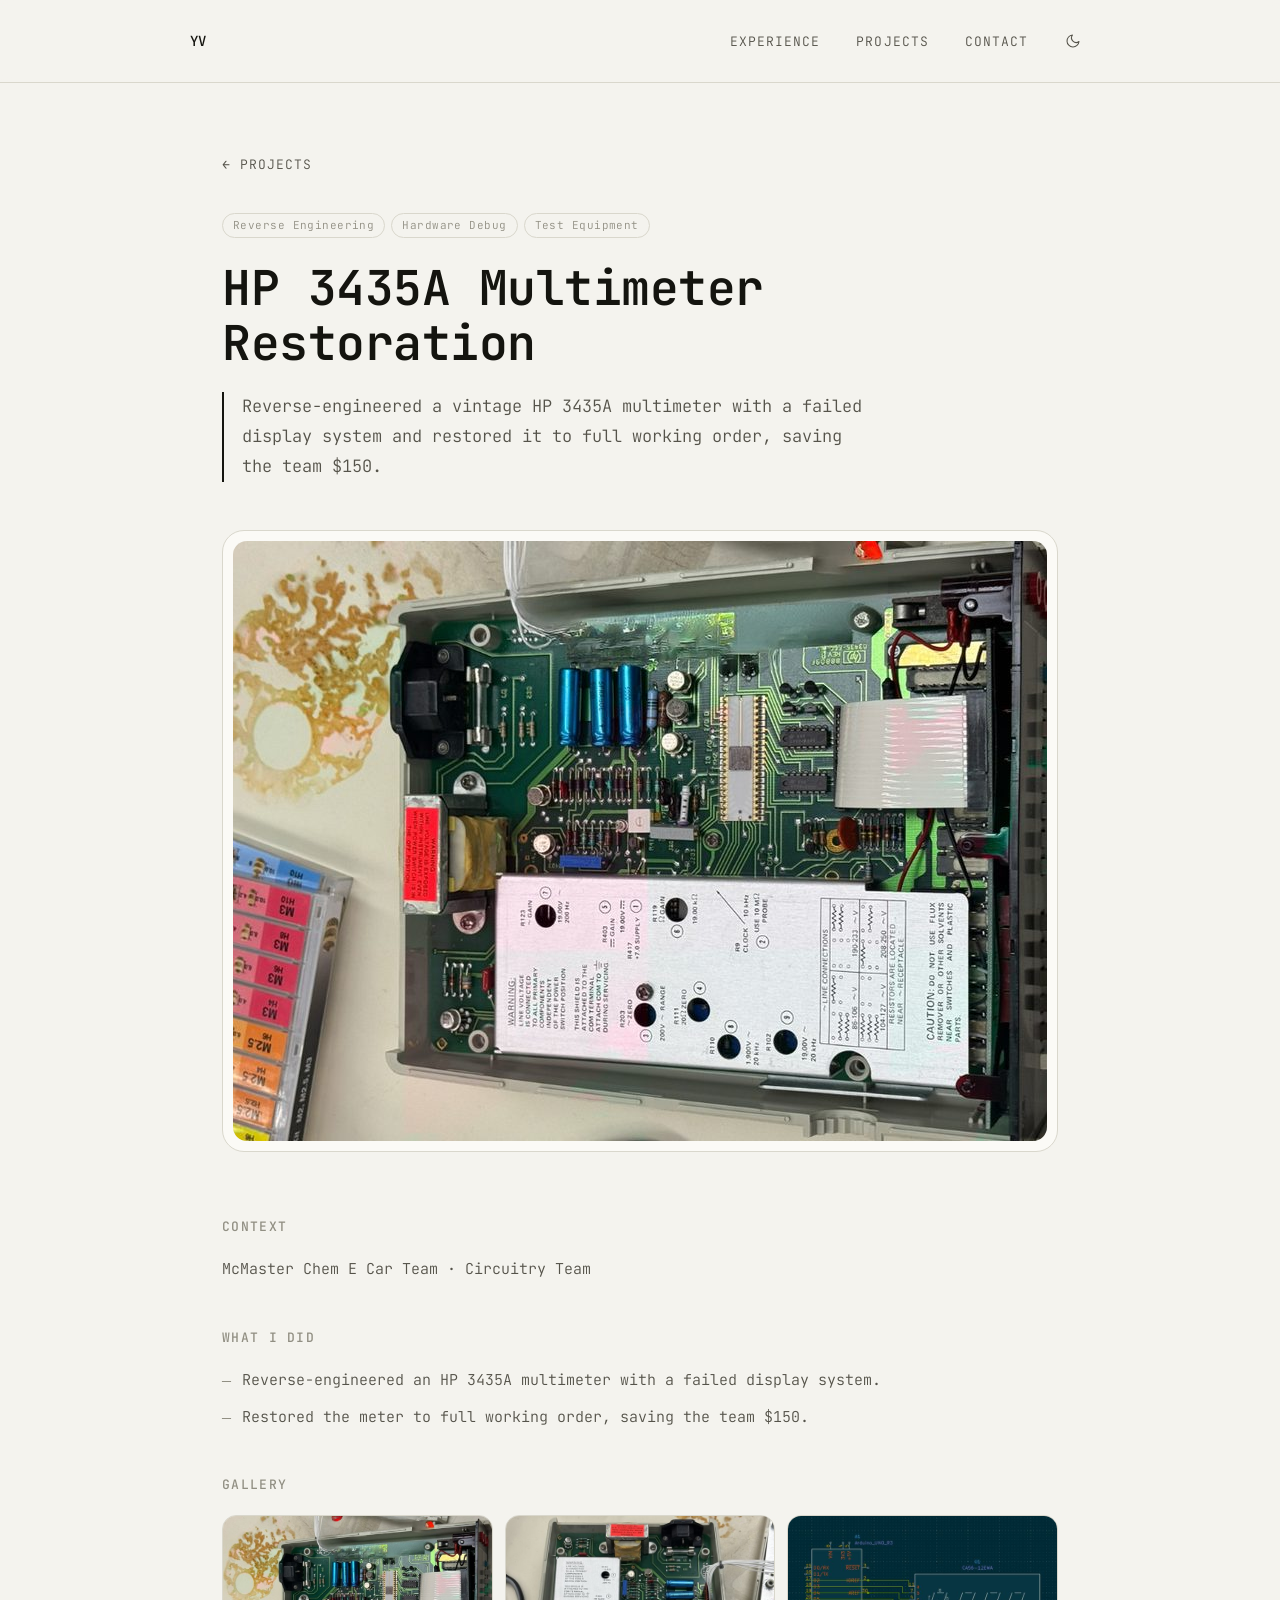
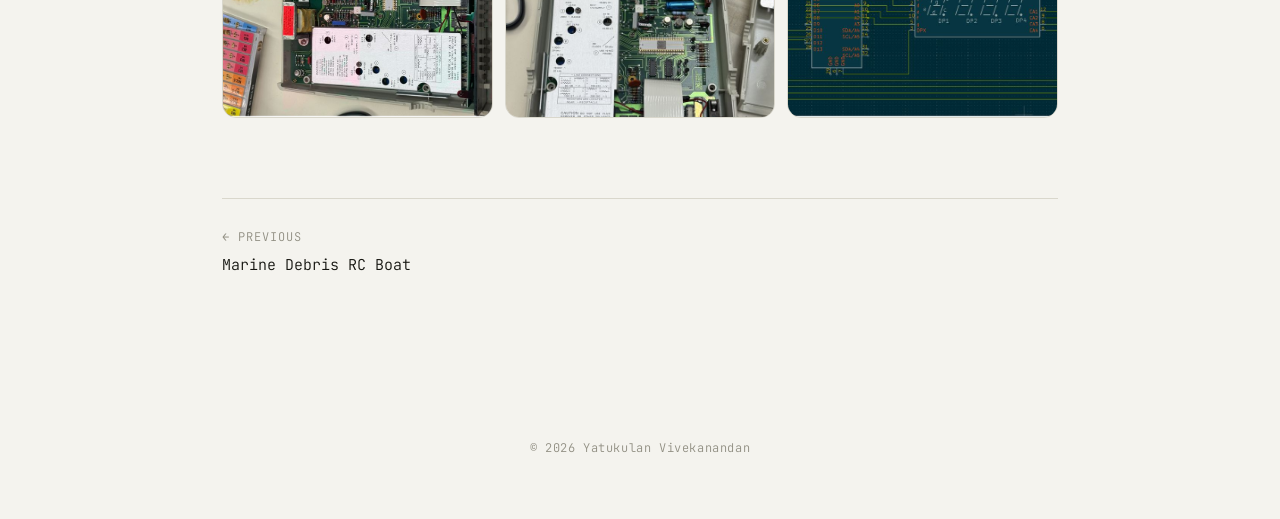
<file: projects/multimeter/index.html>
<!DOCTYPE html>
<html lang="en">
<head>
<meta charset="UTF-8">
<script>
  (function () {
    try {
      var stored = localStorage.getItem('theme');
      var theme = stored || (window.matchMedia && window.matchMedia('(prefers-color-scheme: light)').matches ? 'light' : 'dark');
      if (theme === 'light') document.documentElement.setAttribute('data-theme', 'light');
    } catch (e) {}
  })();
</script>
<meta name="viewport" content="width=device-width, initial-scale=1.0">
<title>HP 3435A Multimeter Restoration &mdash; Yatukulan Vivekanandan</title>
<meta name="description" content="Reverse-engineered a vintage HP 3435A multimeter with a failed display system and restored it to full working order.">
<link rel="preconnect" href="https://fonts.googleapis.com">
<link rel="preconnect" href="https://fonts.gstatic.com" crossorigin>
<link href="https://fonts.googleapis.com/css2?family=JetBrains+Mono:ital,wght@0,300;0,400;0,500;0,600;0,700;1,400&family=Caveat:wght@600;700&display=swap" rel="stylesheet">
<link rel="stylesheet" href="/styles.css">
</head>
<body>

<nav>
  <div class="nav-inner">
    <a href="/" class="nav-mark">YV</a>
    <div class="nav-right">
      <ul class="nav-links">
        <li><a href="/experience/">Experience</a></li>
        <li><a href="/projects/">Projects</a></li>
        <li><a href="/#contact">Contact</a></li>
      </ul>
      <button class="theme-toggle" id="themeToggle" type="button" aria-label="Switch to light mode">
        <svg class="theme-icon theme-icon-sun" viewBox="0 0 24 24" fill="none" stroke="currentColor" stroke-width="1.6" stroke-linecap="round" stroke-linejoin="round" aria-hidden="true">
          <circle cx="12" cy="12" r="4"></circle>
          <line x1="12" y1="2" x2="12" y2="4.5"></line>
          <line x1="12" y1="19.5" x2="12" y2="22"></line>
          <line x1="4.22" y1="4.22" x2="5.94" y2="5.94"></line>
          <line x1="18.06" y1="18.06" x2="19.78" y2="19.78"></line>
          <line x1="2" y1="12" x2="4.5" y2="12"></line>
          <line x1="19.5" y1="12" x2="22" y2="12"></line>
          <line x1="4.22" y1="19.78" x2="5.94" y2="18.06"></line>
          <line x1="18.06" y1="5.94" x2="19.78" y2="4.22"></line>
        </svg>
        <svg class="theme-icon theme-icon-moon" viewBox="0 0 24 24" fill="none" stroke="currentColor" stroke-width="1.6" stroke-linecap="round" stroke-linejoin="round" aria-hidden="true">
          <path d="M21 12.79A9 9 0 1 1 11.21 3 7 7 0 0 0 21 12.79z"></path>
        </svg>
      </button>
    </div>
  </div>
</nav>

<section class="page">
  <a class="back-link fade-in" href="/projects/">&#8592; Projects</a>
  <div class="fade-in"><ul class="card-tags"><li>Reverse Engineering</li><li>Hardware Debug</li><li>Test Equipment</li></ul></div>
  <h1 class="page-title fade-in">HP 3435A Multimeter Restoration</h1>
  <p class="page-lede fade-in">Reverse-engineered a vintage HP 3435A multimeter with a failed display system and restored it to full working order, saving the team $150.</p>

  <figure class="page-hero fade-in">
    <img src="/media/multimeter/cover.jpg" alt="HP 3435A multimeter internals" width="960" height="600">
  </figure>

  <div class="prose fade-in">
    <h2>Context</h2>
    <p>McMaster Chem E Car Team &middot; Circuitry Team</p>
    <h2>What I did</h2>
    <ul>
      <li>Reverse-engineered an HP 3435A multimeter with a failed display system.</li>
      <li>Restored the meter to full working order, saving the team $150.</li>
    </ul>
  </div>

  <h2 class="gallery-heading fade-in">Gallery</h2>
  <div class="gallery fade-in" data-gallery>
    <button class="gallery-item" type="button" data-full="/media/multimeter/1.png">
      <img src="/media/multimeter/thumbs/1.jpg" alt="HP 3435A multimeter &mdash; opened chassis" loading="lazy">
    </button>
    <button class="gallery-item" type="button" data-full="/media/multimeter/3.jpg">
      <img src="/media/multimeter/thumbs/3.jpg" alt="HP 3435A multimeter &mdash; main board, top view" loading="lazy">
    </button>
    <button class="gallery-item" type="button" data-full="/media/multimeter/2.png">
      <img src="/media/multimeter/thumbs/2.jpg" alt="HP 3435A multimeter &mdash; Arduino and 7-segment display schematic" loading="lazy">
    </button>
  </div>

  <div class="pager" role="navigation" aria-label="More projects">
    <a href="/projects/marine-boat/"><span>&#8592; Previous</span>Marine Debris RC Boat</a>
  </div>
</section>

<footer>
  &copy; 2026 Yatukulan Vivekanandan
</footer>

<script src="/site.js"></script>

</body>
</html>
</file>
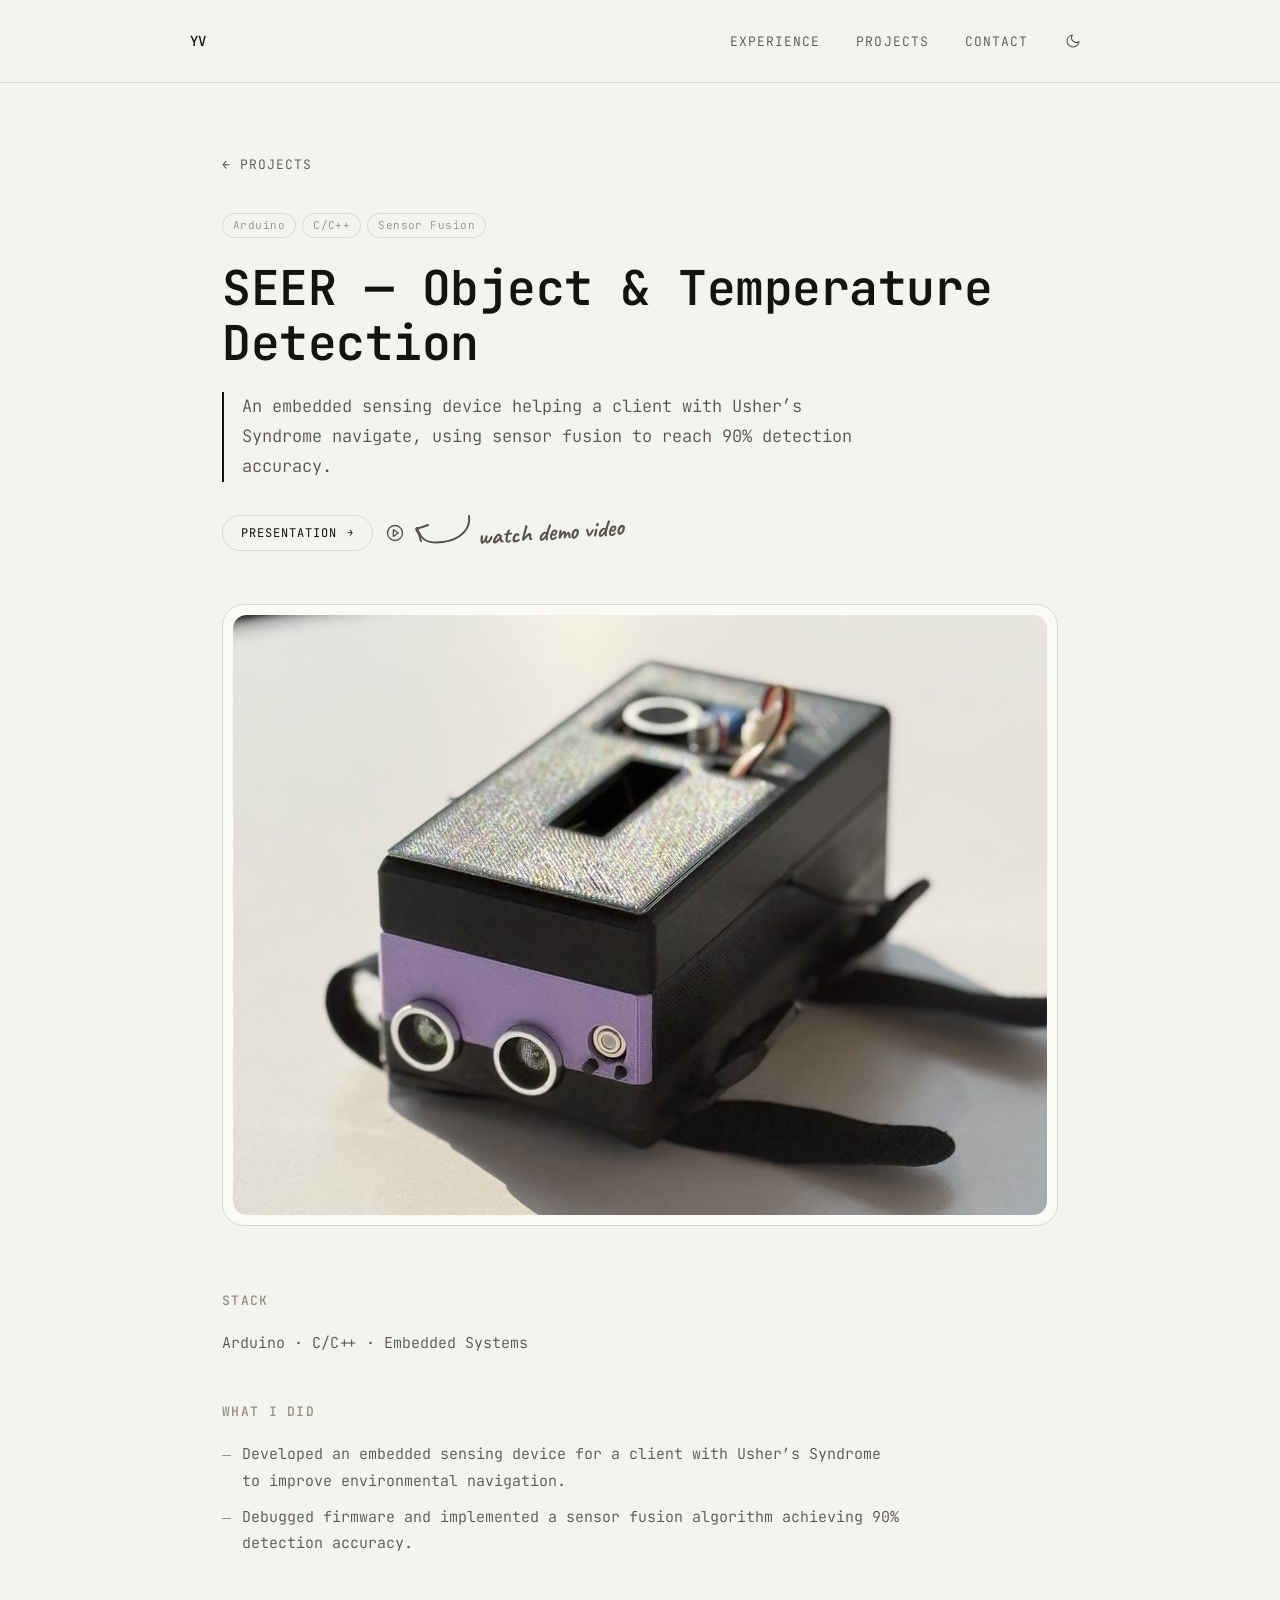
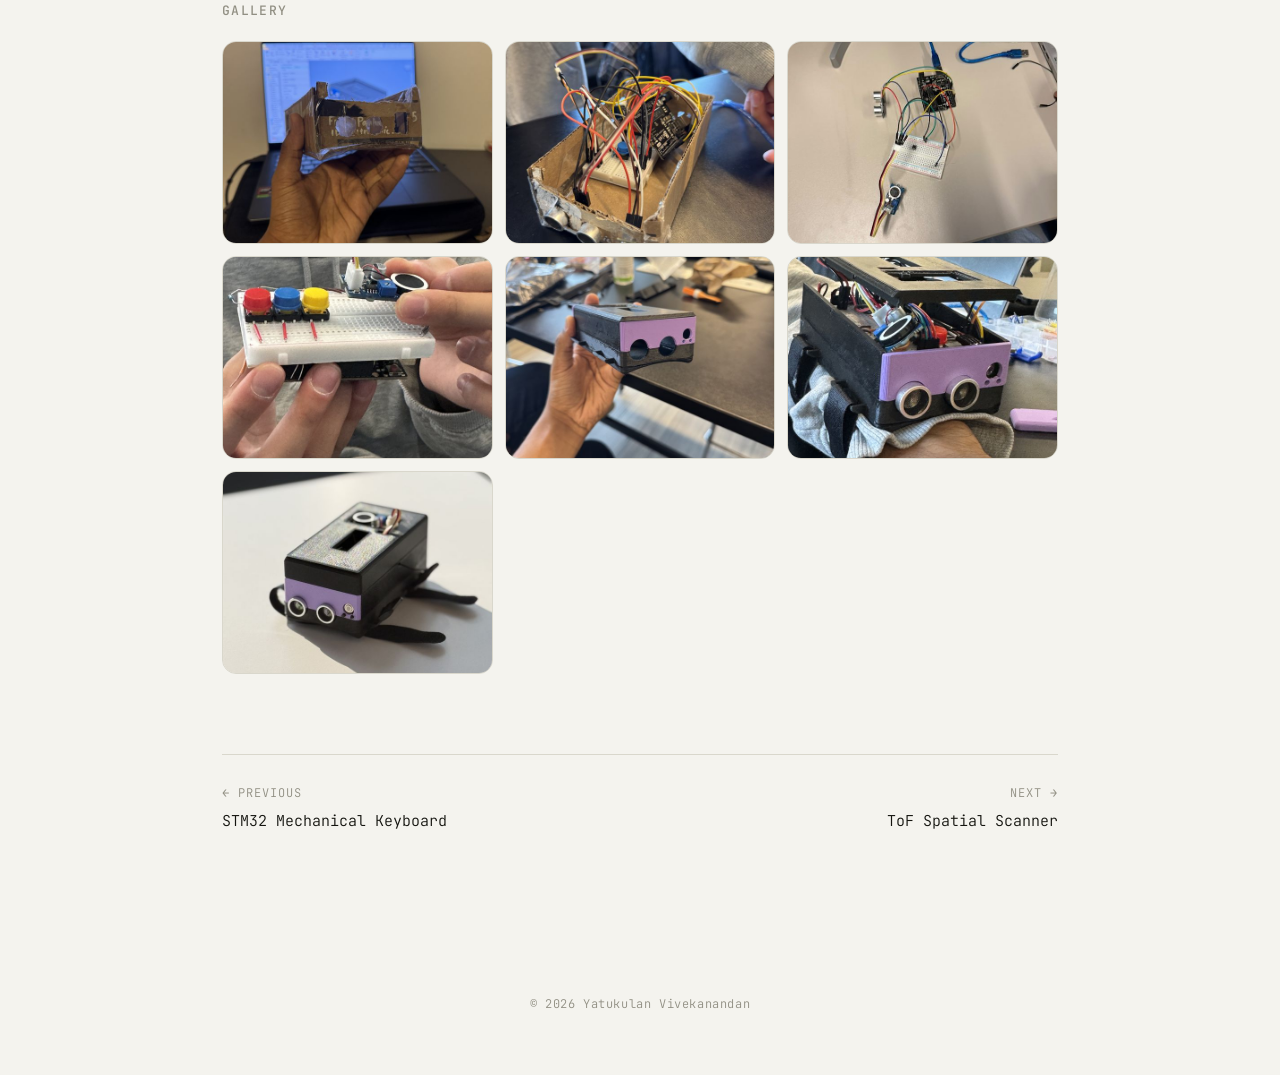
<file: projects/seer/index.html>
<!DOCTYPE html>
<html lang="en">
<head>
<meta charset="UTF-8">
<script>
  (function () {
    try {
      var stored = localStorage.getItem('theme');
      var theme = stored || (window.matchMedia && window.matchMedia('(prefers-color-scheme: light)').matches ? 'light' : 'dark');
      if (theme === 'light') document.documentElement.setAttribute('data-theme', 'light');
    } catch (e) {}
  })();
</script>
<meta name="viewport" content="width=device-width, initial-scale=1.0">
<title>SEER &mdash; Object &amp; Temperature Detection &mdash; Yatukulan Vivekanandan</title>
<meta name="description" content="An embedded sensing device helping a client with Usher’s Syndrome navigate, using sensor fusion to reach 90% detection accuracy.">
<link rel="preconnect" href="https://fonts.googleapis.com">
<link rel="preconnect" href="https://fonts.gstatic.com" crossorigin>
<link href="https://fonts.googleapis.com/css2?family=JetBrains+Mono:ital,wght@0,300;0,400;0,500;0,600;0,700;1,400&family=Caveat:wght@600;700&display=swap" rel="stylesheet">
<link rel="stylesheet" href="/styles.css">
</head>
<body>

<nav>
  <div class="nav-inner">
    <a href="/" class="nav-mark">YV</a>
    <div class="nav-right">
      <ul class="nav-links">
        <li><a href="/experience/">Experience</a></li>
        <li><a href="/projects/">Projects</a></li>
        <li><a href="/#contact">Contact</a></li>
      </ul>
      <button class="theme-toggle" id="themeToggle" type="button" aria-label="Switch to light mode">
        <svg class="theme-icon theme-icon-sun" viewBox="0 0 24 24" fill="none" stroke="currentColor" stroke-width="1.6" stroke-linecap="round" stroke-linejoin="round" aria-hidden="true">
          <circle cx="12" cy="12" r="4"></circle>
          <line x1="12" y1="2" x2="12" y2="4.5"></line>
          <line x1="12" y1="19.5" x2="12" y2="22"></line>
          <line x1="4.22" y1="4.22" x2="5.94" y2="5.94"></line>
          <line x1="18.06" y1="18.06" x2="19.78" y2="19.78"></line>
          <line x1="2" y1="12" x2="4.5" y2="12"></line>
          <line x1="19.5" y1="12" x2="22" y2="12"></line>
          <line x1="4.22" y1="19.78" x2="5.94" y2="18.06"></line>
          <line x1="18.06" y1="5.94" x2="19.78" y2="4.22"></line>
        </svg>
        <svg class="theme-icon theme-icon-moon" viewBox="0 0 24 24" fill="none" stroke="currentColor" stroke-width="1.6" stroke-linecap="round" stroke-linejoin="round" aria-hidden="true">
          <path d="M21 12.79A9 9 0 1 1 11.21 3 7 7 0 0 0 21 12.79z"></path>
        </svg>
      </button>
    </div>
  </div>
</nav>

<section class="page">
  <a class="back-link fade-in" href="/projects/">&#8592; Projects</a>
  <div class="fade-in"><ul class="card-tags"><li>Arduino</li><li>C/C++</li><li>Sensor Fusion</li></ul></div>
  <h1 class="page-title fade-in">SEER &mdash; Object &amp; Temperature Detection</h1>
  <p class="page-lede fade-in">An embedded sensing device helping a client with Usher&rsquo;s Syndrome navigate, using sensor fusion to reach 90% detection accuracy.</p>
  <div class="project-btn-row fade-in">
    <button class="media-btn report-btn" type="button" data-report="/media/seer/presentation.pdf" data-report-title="SEE-R &mdash; Final Presentation">
      Presentation <span class="media-btn-icon">&#8594;</span>
    </button>
    <button class="demo-callout" type="button" data-video="/media/seer/demo2.mp4" data-video-title="SEE-R &mdash; Demo Video">
      <svg class="demo-callout-icon" viewBox="0 0 24 24" fill="none" stroke="currentColor" stroke-width="1.6" stroke-linecap="round" stroke-linejoin="round" aria-hidden="true">
        <circle cx="12" cy="12" r="9"></circle>
        <polygon points="10 8 16 12 10 16 10 8"></polygon>
      </svg>
      <svg class="demo-callout-arrow" width="64" height="46" viewBox="0 0 64 46" fill="none" aria-hidden="true">
        <path d="M60 6 C 62 20, 50 30, 34 32 S 12 30, 8 18" stroke="currentColor" stroke-width="2" stroke-linecap="round" fill="none"/>
        <path d="M19 15 C 14 17, 10 18, 7 19 C 9 22, 11 26, 12 31" stroke="currentColor" stroke-width="2" stroke-linecap="round" stroke-linejoin="round" fill="none"/>
      </svg>
      <span class="demo-callout-text">watch demo video</span>
    </button>
  </div>

  <figure class="page-hero fade-in">
    <img src="/media/seer/cover.jpg" alt="SEER detection device" width="960" height="600">
  </figure>

  <div class="prose fade-in">
    <h2>Stack</h2>
    <p>Arduino &middot; C/C++ &middot; Embedded Systems</p>
    <h2>What I did</h2>
    <ul>
      <li>Developed an embedded sensing device for a client with Usher&rsquo;s Syndrome to improve environmental navigation.</li>
      <li>Debugged firmware and implemented a sensor fusion algorithm achieving 90% detection accuracy.</li>
    </ul>
  </div>

  <h2 class="gallery-heading fade-in">Gallery</h2>
  <div class="gallery fade-in" data-gallery>
    <button class="gallery-item" type="button" data-full="/media/seer/1.jpeg">
      <img src="/media/seer/thumbs/1.jpg" alt="SEER detection device &mdash; image 1" loading="lazy">
    </button>
    <button class="gallery-item" type="button" data-full="/media/seer/2.jpeg">
      <img src="/media/seer/thumbs/2.jpg" alt="SEER detection device &mdash; image 2" loading="lazy">
    </button>
    <button class="gallery-item" type="button" data-full="/media/seer/3.jpeg">
      <img src="/media/seer/thumbs/3.jpg" alt="SEER detection device &mdash; image 3" loading="lazy">
    </button>
    <button class="gallery-item" type="button" data-full="/media/seer/4.jpeg">
      <img src="/media/seer/thumbs/4.jpg" alt="SEER detection device &mdash; image 4" loading="lazy">
    </button>
    <button class="gallery-item" type="button" data-full="/media/seer/5.jpeg">
      <img src="/media/seer/thumbs/5.jpg" alt="SEER detection device &mdash; image 5" loading="lazy">
    </button>
    <button class="gallery-item" type="button" data-full="/media/seer/6.jpeg">
      <img src="/media/seer/thumbs/6.jpg" alt="SEER detection device &mdash; image 6" loading="lazy">
    </button>
    <button class="gallery-item" type="button" data-full="/media/seer/7.jpeg">
      <img src="/media/seer/thumbs/7.jpg" alt="SEER detection device &mdash; image 7" loading="lazy">
    </button>
  </div>

  <div class="pager" role="navigation" aria-label="More projects">
    <a href="/projects/mech-keyboard/"><span>&#8592; Previous</span>STM32 Mechanical Keyboard</a>
    <a class="pager-next" href="/projects/tof-scanner/"><span>Next &#8594;</span>ToF Spatial Scanner</a>
  </div>
</section>

<footer>
  &copy; 2026 Yatukulan Vivekanandan
</footer>

<script src="/site.js"></script>

</body>
</html>
</file>
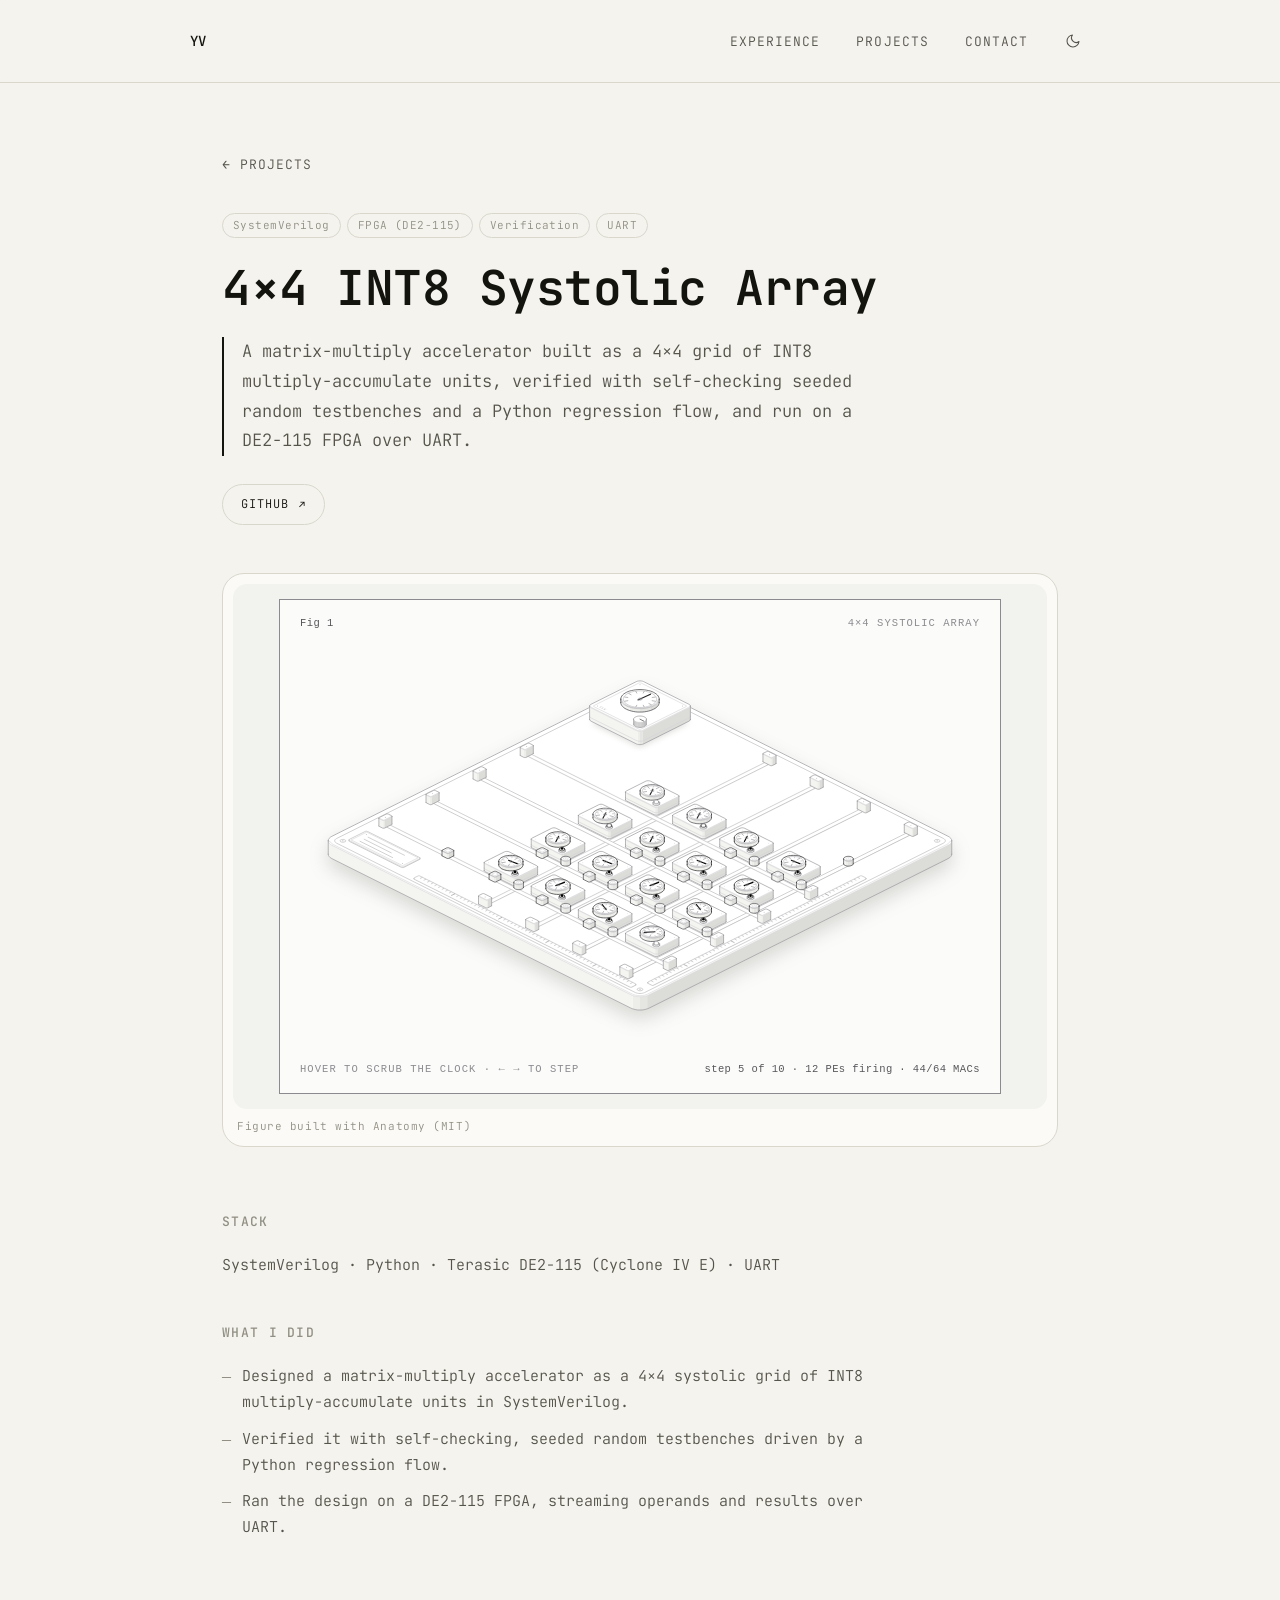
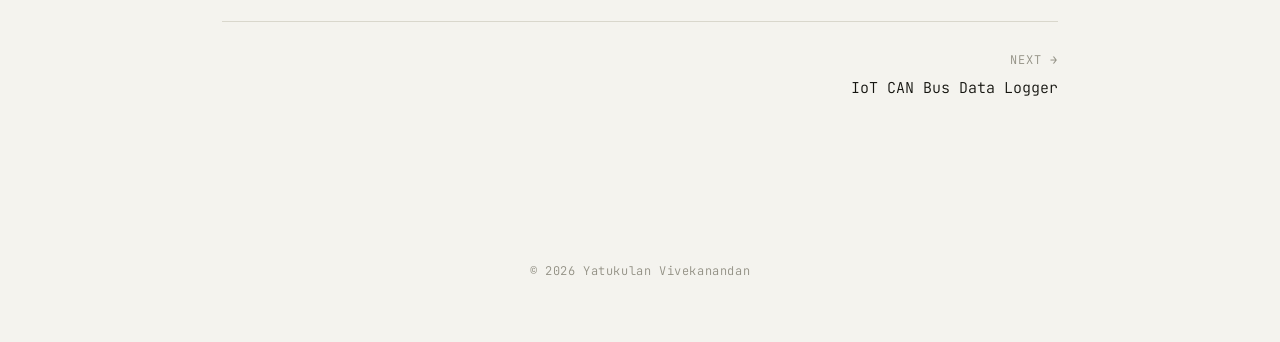
<file: projects/systolic-array/index.html>
<!DOCTYPE html>
<html lang="en">
<head>
<meta charset="UTF-8">
<script>
  (function () {
    try {
      var stored = localStorage.getItem('theme');
      var theme = stored || (window.matchMedia && window.matchMedia('(prefers-color-scheme: light)').matches ? 'light' : 'dark');
      if (theme === 'light') document.documentElement.setAttribute('data-theme', 'light');
    } catch (e) {}
  })();
</script>
<meta name="viewport" content="width=device-width, initial-scale=1.0">
<title>4&times;4 INT8 Systolic Array &mdash; Yatukulan Vivekanandan</title>
<meta name="description" content="A matrix-multiply accelerator built as a 4×4 grid of INT8 multiply-accumulate units, verified with self-checking seeded random testbenches and a Python regression flow, and run on a DE2-115 FPGA over UART.">
<link rel="preconnect" href="https://fonts.googleapis.com">
<link rel="preconnect" href="https://fonts.gstatic.com" crossorigin>
<link href="https://fonts.googleapis.com/css2?family=JetBrains+Mono:ital,wght@0,300;0,400;0,500;0,600;0,700;1,400&family=Caveat:wght@600;700&display=swap" rel="stylesheet">
<link rel="stylesheet" href="/styles.css">
</head>
<body>

<nav>
  <div class="nav-inner">
    <a href="/" class="nav-mark">YV</a>
    <div class="nav-right">
      <ul class="nav-links">
        <li><a href="/experience/">Experience</a></li>
        <li><a href="/projects/">Projects</a></li>
        <li><a href="/#contact">Contact</a></li>
      </ul>
      <button class="theme-toggle" id="themeToggle" type="button" aria-label="Switch to light mode">
        <svg class="theme-icon theme-icon-sun" viewBox="0 0 24 24" fill="none" stroke="currentColor" stroke-width="1.6" stroke-linecap="round" stroke-linejoin="round" aria-hidden="true">
          <circle cx="12" cy="12" r="4"></circle>
          <line x1="12" y1="2" x2="12" y2="4.5"></line>
          <line x1="12" y1="19.5" x2="12" y2="22"></line>
          <line x1="4.22" y1="4.22" x2="5.94" y2="5.94"></line>
          <line x1="18.06" y1="18.06" x2="19.78" y2="19.78"></line>
          <line x1="2" y1="12" x2="4.5" y2="12"></line>
          <line x1="19.5" y1="12" x2="22" y2="12"></line>
          <line x1="4.22" y1="19.78" x2="5.94" y2="18.06"></line>
          <line x1="18.06" y1="5.94" x2="19.78" y2="4.22"></line>
        </svg>
        <svg class="theme-icon theme-icon-moon" viewBox="0 0 24 24" fill="none" stroke="currentColor" stroke-width="1.6" stroke-linecap="round" stroke-linejoin="round" aria-hidden="true">
          <path d="M21 12.79A9 9 0 1 1 11.21 3 7 7 0 0 0 21 12.79z"></path>
        </svg>
      </button>
    </div>
  </div>
</nav>

<section class="page">
  <a class="back-link fade-in" href="/projects/">&#8592; Projects</a>
  <div class="fade-in"><ul class="card-tags"><li>SystemVerilog</li><li>FPGA (DE2-115)</li><li>Verification</li><li>UART</li></ul></div>
  <h1 class="page-title fade-in">4&times;4 INT8 Systolic Array</h1>
  <p class="page-lede fade-in">A matrix-multiply accelerator built as a 4&times;4 grid of INT8 multiply-accumulate units, verified with self-checking seeded random testbenches and a Python regression flow, and run on a DE2-115 FPGA over UART.</p>

  <div class="project-btn-row fade-in">
    <a class="media-btn" href="https://github.com/yatukulan/systolic_array" target="_blank" rel="noopener">
      GitHub <span class="media-btn-icon">&#8599;</span>
    </a>
  </div>
  <figure class="page-hero fade-in">
    <div class="hero-embed" data-inline-embed="/projects/systolic-array/systolic-array-interactive.html" data-embed-title="4&times;4 systolic array interactive figure">
      <button class="card-media card-media-figure" type="button" data-embed="/projects/systolic-array/systolic-array-interactive.html" data-embed-title="4&times;4 systolic array interactive figure" data-embed-fallback="/projects/systolic-array/systolic-array-dark.svg" data-embed-fallback-light="/projects/systolic-array/systolic-array-light.svg" aria-label="Open the interactive 4&times;4 systolic array figure">
        <img class="theme-img-dark" src="/projects/systolic-array/systolic-array-dark.svg" alt="4&times;4 systolic array drawn as a bench-top machine" width="640" height="370">
        <img class="theme-img-light" src="/projects/systolic-array/systolic-array-light.svg" alt="4&times;4 systolic array drawn as a bench-top machine" width="640" height="370">
        <span class="card-media-label">Interactive figure &#8594;</span>
      </button>
    </div>
    <figcaption class="figure-credit"><a href="https://github.com/wheresryan22/anatomy" target="_blank" rel="noopener">Figure built with Anatomy (MIT)</a></figcaption>
  </figure>

  <div class="prose fade-in">
    <h2>Stack</h2>
    <p>SystemVerilog &middot; Python &middot; Terasic DE2-115 (Cyclone IV E) &middot; UART</p>
    <h2>What I did</h2>
    <ul>
      <li>Designed a matrix-multiply accelerator as a 4&times;4 systolic grid of INT8 multiply-accumulate units in SystemVerilog.</li>
      <li>Verified it with self-checking, seeded random testbenches driven by a Python regression flow.</li>
      <li>Ran the design on a DE2-115 FPGA, streaming operands and results over UART.</li>
    </ul>
  </div>

  <div class="pager" role="navigation" aria-label="More projects">
    <a class="pager-next" href="/projects/can-logger/"><span>Next &#8594;</span>IoT CAN Bus Data Logger</a>
  </div>
</section>

<footer>
  &copy; 2026 Yatukulan Vivekanandan
</footer>

<script src="/site.js"></script>

</body>
</html>
</file>
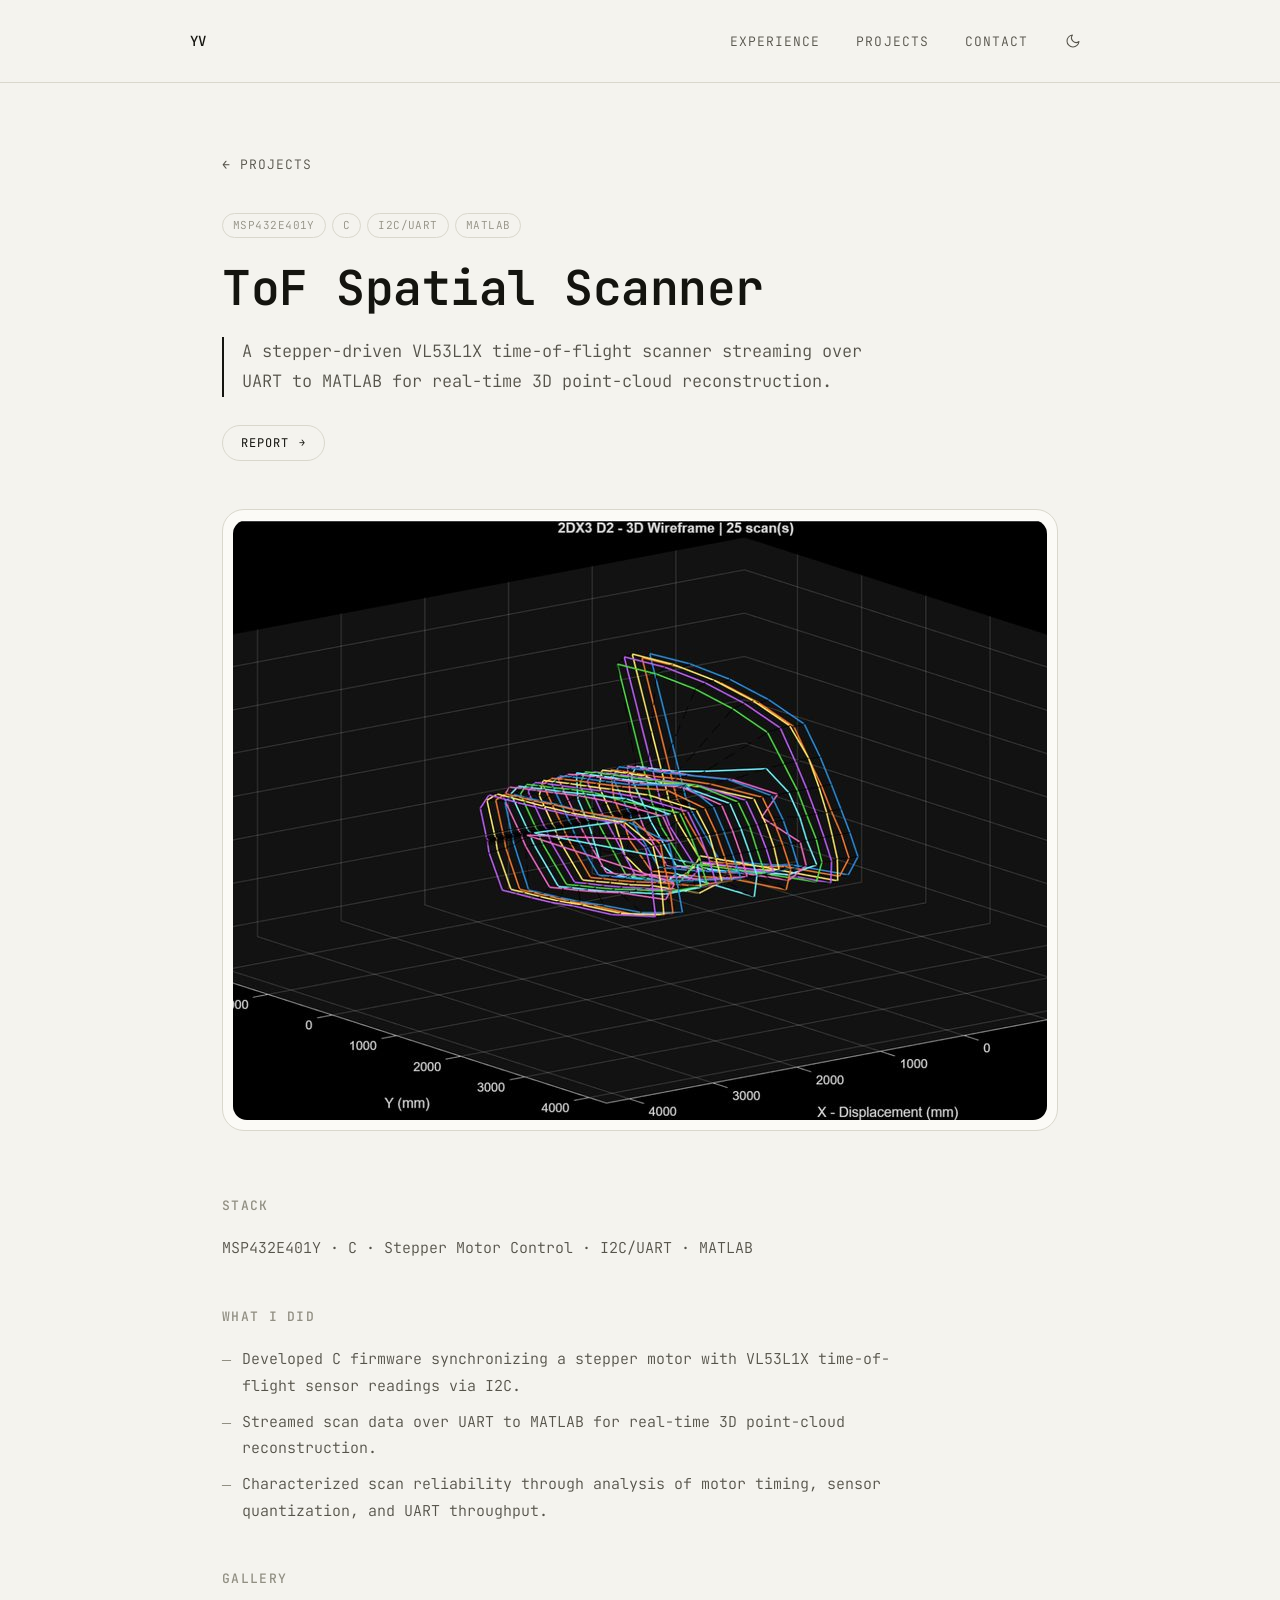
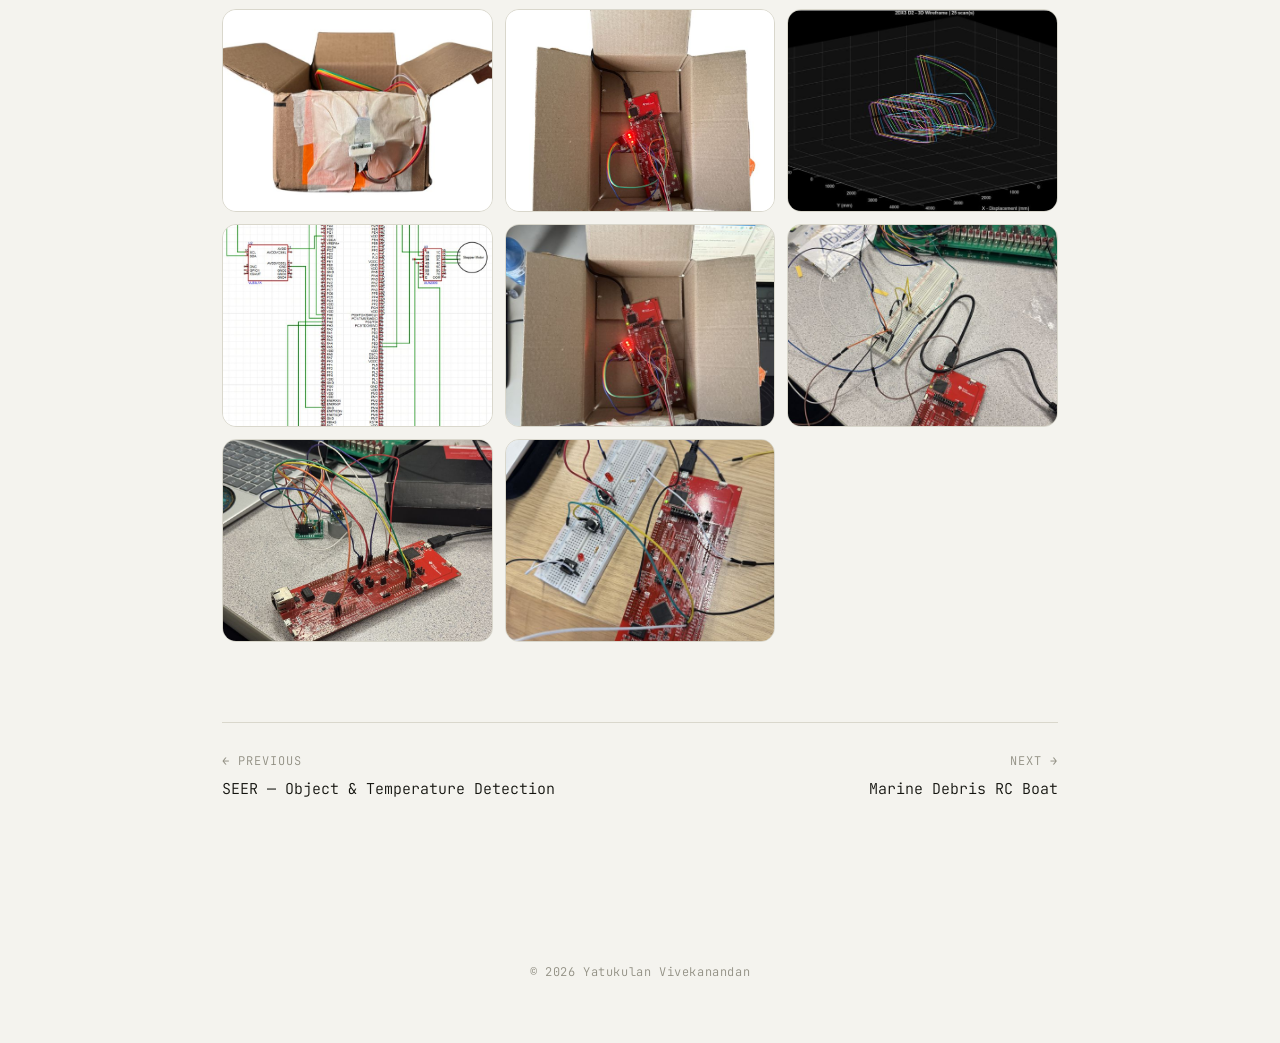
<file: projects/tof-scanner/index.html>
<!DOCTYPE html>
<html lang="en">
<head>
<meta charset="UTF-8">
<script>
  (function () {
    try {
      var stored = localStorage.getItem('theme');
      var theme = stored || (window.matchMedia && window.matchMedia('(prefers-color-scheme: light)').matches ? 'light' : 'dark');
      if (theme === 'light') document.documentElement.setAttribute('data-theme', 'light');
    } catch (e) {}
  })();
</script>
<meta name="viewport" content="width=device-width, initial-scale=1.0">
<title>ToF Spatial Scanner &mdash; Yatukulan Vivekanandan</title>
<meta name="description" content="A stepper-driven VL53L1X time-of-flight scanner streaming over UART to MATLAB for real-time 3D point-cloud reconstruction.">
<link rel="preconnect" href="https://fonts.googleapis.com">
<link rel="preconnect" href="https://fonts.gstatic.com" crossorigin>
<link href="https://fonts.googleapis.com/css2?family=JetBrains+Mono:ital,wght@0,300;0,400;0,500;0,600;0,700;1,400&family=Caveat:wght@600;700&display=swap" rel="stylesheet">
<link rel="stylesheet" href="/styles.css">
</head>
<body>

<nav>
  <div class="nav-inner">
    <a href="/" class="nav-mark">YV</a>
    <div class="nav-right">
      <ul class="nav-links">
        <li><a href="/experience/">Experience</a></li>
        <li><a href="/projects/">Projects</a></li>
        <li><a href="/#contact">Contact</a></li>
      </ul>
      <button class="theme-toggle" id="themeToggle" type="button" aria-label="Switch to light mode">
        <svg class="theme-icon theme-icon-sun" viewBox="0 0 24 24" fill="none" stroke="currentColor" stroke-width="1.6" stroke-linecap="round" stroke-linejoin="round" aria-hidden="true">
          <circle cx="12" cy="12" r="4"></circle>
          <line x1="12" y1="2" x2="12" y2="4.5"></line>
          <line x1="12" y1="19.5" x2="12" y2="22"></line>
          <line x1="4.22" y1="4.22" x2="5.94" y2="5.94"></line>
          <line x1="18.06" y1="18.06" x2="19.78" y2="19.78"></line>
          <line x1="2" y1="12" x2="4.5" y2="12"></line>
          <line x1="19.5" y1="12" x2="22" y2="12"></line>
          <line x1="4.22" y1="19.78" x2="5.94" y2="18.06"></line>
          <line x1="18.06" y1="5.94" x2="19.78" y2="4.22"></line>
        </svg>
        <svg class="theme-icon theme-icon-moon" viewBox="0 0 24 24" fill="none" stroke="currentColor" stroke-width="1.6" stroke-linecap="round" stroke-linejoin="round" aria-hidden="true">
          <path d="M21 12.79A9 9 0 1 1 11.21 3 7 7 0 0 0 21 12.79z"></path>
        </svg>
      </button>
    </div>
  </div>
</nav>

<section class="page">
  <a class="back-link fade-in" href="/projects/">&#8592; Projects</a>
  <div class="fade-in"><ul class="card-tags"><li>MSP432E401Y</li><li>C</li><li>I2C/UART</li><li>MATLAB</li></ul></div>
  <h1 class="page-title fade-in">ToF Spatial Scanner</h1>
  <p class="page-lede fade-in">A stepper-driven VL53L1X time-of-flight scanner streaming over UART to MATLAB for real-time 3D point-cloud reconstruction.</p>
  <div class="project-btn-row fade-in">
    <button class="media-btn report-btn" type="button" data-report="/media/tof-scanner/report.pdf" data-report-title="ToF Spatial Scanner &mdash; Final Report">
      Report <span class="media-btn-icon">&#8594;</span>
    </button>
  </div>

  <figure class="page-hero fade-in">
    <img src="/media/tof-scanner/cover.jpg" alt="ToF spatial scanner point cloud" width="960" height="600">
  </figure>

  <div class="prose fade-in">
    <h2>Stack</h2>
    <p>MSP432E401Y &middot; C &middot; Stepper Motor Control &middot; I2C/UART &middot; MATLAB</p>
    <h2>What I did</h2>
    <ul>
      <li>Developed C firmware synchronizing a stepper motor with VL53L1X time-of-flight sensor readings via I2C.</li>
      <li>Streamed scan data over UART to MATLAB for real-time 3D point-cloud reconstruction.</li>
      <li>Characterized scan reliability through analysis of motor timing, sensor quantization, and UART throughput.</li>
    </ul>
  </div>

  <h2 class="gallery-heading fade-in">Gallery</h2>
  <div class="gallery fade-in" data-gallery>
    <button class="gallery-item" type="button" data-full="/media/tof-scanner/1.png">
      <img src="/media/tof-scanner/thumbs/1.jpg" alt="ToF spatial scanner point cloud &mdash; image 1" loading="lazy">
    </button>
    <button class="gallery-item" type="button" data-full="/media/tof-scanner/2.png">
      <img src="/media/tof-scanner/thumbs/2.jpg" alt="ToF spatial scanner point cloud &mdash; image 2" loading="lazy">
    </button>
    <button class="gallery-item" type="button" data-full="/media/tof-scanner/3.png">
      <img src="/media/tof-scanner/thumbs/3.jpg" alt="ToF spatial scanner point cloud &mdash; image 3" loading="lazy">
    </button>
    <button class="gallery-item" type="button" data-full="/media/tof-scanner/4.png">
      <img src="/media/tof-scanner/thumbs/4.jpg" alt="ToF spatial scanner point cloud &mdash; image 4" loading="lazy">
    </button>
    <button class="gallery-item" type="button" data-full="/media/tof-scanner/5.jpg">
      <img src="/media/tof-scanner/thumbs/5.jpg" alt="ToF spatial scanner &mdash; MSP432E401Y LaunchPad mounted in the scanner enclosure" loading="lazy">
    </button>
    <button class="gallery-item" type="button" data-full="/media/tof-scanner/6.jpg">
      <img src="/media/tof-scanner/thumbs/6.jpg" alt="ToF spatial scanner &mdash; breadboard prototype wired to the LaunchPad" loading="lazy">
    </button>
    <button class="gallery-item" type="button" data-full="/media/tof-scanner/7.jpg">
      <img src="/media/tof-scanner/thumbs/7.jpg" alt="ToF spatial scanner &mdash; stepper motor, driver board and ToF sensor wired to the LaunchPad" loading="lazy">
    </button>
    <button class="gallery-item" type="button" data-full="/media/tof-scanner/8.jpg">
      <img src="/media/tof-scanner/thumbs/8.jpg" alt="ToF spatial scanner &mdash; push-button and LED status circuit" loading="lazy">
    </button>
  </div>

  <div class="pager" role="navigation" aria-label="More projects">
    <a href="/projects/seer/"><span>&#8592; Previous</span>SEER &mdash; Object &amp; Temperature Detection</a>
    <a class="pager-next" href="/projects/marine-boat/"><span>Next &#8594;</span>Marine Debris RC Boat</a>
  </div>
</section>

<footer>
  &copy; 2026 Yatukulan Vivekanandan
</footer>

<script src="/site.js"></script>

</body>
</html>
</file>
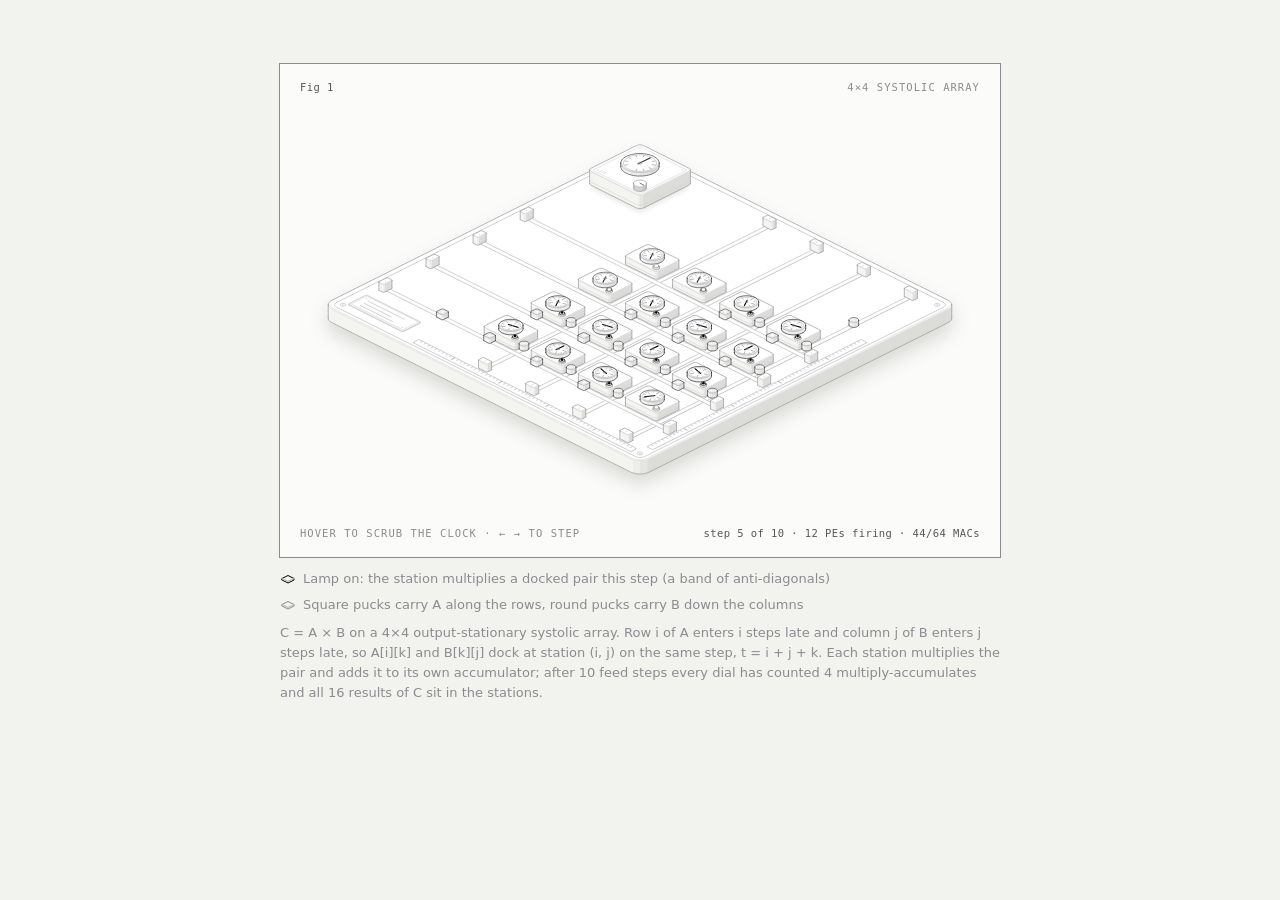
<file: projects/systolic-array/systolic-array-interactive.html>
<!doctype html><html lang="en"><head><meta charset="utf-8"><meta name="viewport" content="width=device-width, initial-scale=1"><title>4×4 systolic array</title><style>
.iso{
  --anatomy-page:#0b0b0b;--anatomy-card:#131313;--anatomy-text:#a3a3a3;--anatomy-strong:#e6e6e6;--anatomy-muted:#6e6e6e;
  --anatomy-paper:#131313;--anatomy-face:#1b1b1b;--anatomy-top:#1c1c1c;
  --anatomy-shade-0:#0f0f0f;--anatomy-shade-1:#121212;--anatomy-shade-2:#151515;--anatomy-shade-3:#181818;
  --anatomy-lit-top:#262626;--anatomy-lit-shade:#1d1d1d;
  --anatomy-hi:#d4d4d4;--anatomy-mid:#6a6a6a;--anatomy-lo:#3e3e3e;--anatomy-faint:#2a2a2a;--anatomy-lit:#ffffff;
  --anatomy-halo:#050505;--anatomy-halo-opacity:.9;--anatomy-dot:#e6e6e6;
  --anatomy-red:#ff6b6b;--anatomy-green:#6be0a0;--anatomy-blue:#6b9bff;
  --anatomy-weight:.6px;--anatomy-ease:cubic-bezier(.32,.72,0,1);
  --anatomy-mono:ui-monospace,"SF Mono",Menlo,Consolas,monospace;
  --anatomy-lift:inset 0 1px 0 0 #ffffff0a,inset 0 0 0 1px #ffffff06,0 0 0 1px #00000026,0 1px 1px -.5px #00000014,0 3px 3px -1.5px #00000014,0 6px 6px -3px #00000014,0 12px 12px -6px #00000014;
}
.iso[data-theme="light"]{
  --anatomy-page:#f2f2ef;--anatomy-card:#fbfbfa;--anatomy-text:#57575a;--anatomy-strong:#18181a;--anatomy-muted:#8c8c90;
  --anatomy-paper:#fbfbfa;--anatomy-face:#ffffff;--anatomy-top:#ffffff;
  --anatomy-shade-0:#dcdcd9;--anatomy-shade-1:#e5e5e2;--anatomy-shade-2:#ededea;--anatomy-shade-3:#f4f4f1;
  --anatomy-lit-top:#ffffff;--anatomy-lit-shade:#eeeeeb;
  --anatomy-hi:#26262a;--anatomy-mid:#8a8a8f;--anatomy-lo:#b4b4b8;--anatomy-faint:#d4d4d6;--anatomy-lit:#000000;
  --anatomy-halo:#8a8a80;--anatomy-halo-opacity:.32;--anatomy-dot:#3a3a3e;
  --anatomy-red:#e5484d;--anatomy-green:#30a46c;--anatomy-blue:#3e63dd;
  --anatomy-lift:inset 0 1px 0 0 #ffffff,0 0 0 1px #0000000f,0 1px 1px -.5px #0000000a,0 3px 3px -1.5px #0000000a,0 6px 6px -3px #0000000a,0 12px 12px -6px #0000000a;
}
.iso-svg{display:block;width:100%;height:auto;overflow:visible}
.iso-svg path,.iso-svg circle{vector-effect:non-scaling-stroke}
.iso-fill{fill:var(--anatomy-paper);stroke:none}
.iso-solid[data-lit]>.iso-fill{fill:var(--anatomy-face)}
.iso-shade,.iso-top{stroke:none}
.iso-shade[data-shade="0"]{fill:var(--anatomy-shade-0)}
.iso-shade[data-shade="1"]{fill:var(--anatomy-shade-1)}
.iso-shade[data-shade="2"]{fill:var(--anatomy-shade-2)}
.iso-shade[data-shade="3"]{fill:var(--anatomy-shade-3)}
.iso-top{fill:var(--anatomy-top)}
.iso-solid[data-lit]>.iso-top{fill:var(--anatomy-lit-top)}
.iso-solid[data-lit]>.iso-shade{fill:var(--anatomy-lit-shade)}
.iso-solid[data-seamless]>.iso-shade,.iso-solid[data-seamless]>.iso-top{stroke-width:.4;stroke-linejoin:round}
.iso-solid[data-seamless]>.iso-shade[data-shade="0"]{stroke:var(--anatomy-shade-0)}
.iso-solid[data-seamless]>.iso-shade[data-shade="1"]{stroke:var(--anatomy-shade-1)}
.iso-solid[data-seamless]>.iso-shade[data-shade="2"]{stroke:var(--anatomy-shade-2)}
.iso-solid[data-seamless]>.iso-shade[data-shade="3"]{stroke:var(--anatomy-shade-3)}
.iso-solid[data-seamless]>.iso-top{stroke:var(--anatomy-top)}
.iso-solid[data-seamless][data-lit]>.iso-top{stroke:var(--anatomy-lit-top)}
.iso-solid[data-seamless][data-lit]>.iso-shade{stroke:var(--anatomy-lit-shade)}
.iso-solid[data-lit]>.iso-edge{stroke:var(--anatomy-lit)}
.iso-halo{fill:var(--anatomy-halo);stroke:none;filter:blur(9px);opacity:var(--anatomy-halo-opacity);transform:translateY(3px)}
.iso-line{fill:none;stroke:var(--anatomy-lo);stroke-width:var(--anatomy-weight);stroke-linecap:round;stroke-linejoin:round}
.iso-line[data-tone="hi"]{stroke:var(--anatomy-hi)}
.iso-line[data-tone="mid"]{stroke:var(--anatomy-mid)}
.iso-line[data-tone="lo"]{stroke:var(--anatomy-lo)}
.iso-line[data-tone="faint"]{stroke:var(--anatomy-faint)}
.iso-line[data-tone="lit"]{stroke:var(--anatomy-lit)}
.iso-line[data-tone="red"]{stroke:var(--anatomy-red)}
.iso-line[data-tone="green"]{stroke:var(--anatomy-green)}
.iso-line[data-tone="blue"]{stroke:var(--anatomy-blue)}
.iso-line[data-dotted]{stroke-dasharray:.01 3.5;stroke-width:1}
.iso-line[data-dashed]{stroke-dasharray:3 3}
.iso-line[data-flow]{stroke-dasharray:2 6}
.iso-wire-end{fill:var(--anatomy-paper);stroke:var(--anatomy-lo);stroke-width:var(--anatomy-weight)}
.iso-wire[data-tone="hi"] .iso-wire-end{stroke:var(--anatomy-hi)}
.iso-wire[data-tone="mid"] .iso-wire-end{stroke:var(--anatomy-mid)}
.iso-wire[data-tone="faint"] .iso-wire-end{stroke:var(--anatomy-faint)}
.iso-wire[data-tone="lit"] .iso-wire-end{stroke:var(--anatomy-lit)}
.iso-dots circle{fill:var(--anatomy-dot);stroke:none;opacity:.32}
.iso-dots[data-tone="hi"] circle{opacity:.85}
.iso-dots[data-tone="mid"] circle{opacity:.45}
.iso-dots[data-tone="lo"] circle{opacity:.22}
.iso-dots[data-tone="faint"] circle{opacity:.12}
.iso-face-text{fill:var(--anatomy-mid);font-family:var(--anatomy-mono);letter-spacing:.04em}
.iso-face-text[data-tone="hi"]{fill:var(--anatomy-hi)}
.iso-face-text[data-tone="lo"]{fill:var(--anatomy-lo)}
.iso-face-text[data-tone="faint"]{fill:var(--anatomy-faint)}
.tb-body{fill:var(--anatomy-shade-2);stroke:none}
.tb-shine{fill:var(--anatomy-top);stroke:none}
.tb-shade{fill:var(--anatomy-shade-0);stroke:none}
.tb-ring{fill:none;stroke:var(--anatomy-lo);stroke-width:.45;stroke-linecap:butt;stroke-linejoin:round}
.tb-ring[data-tone="mid"]{stroke:var(--anatomy-mid)}
.tb-ring[data-tone="faint"]{stroke:var(--anatomy-faint)}
.tb-ring[data-tone="hi"]{stroke:var(--anatomy-hi)}
@keyframes iso-flow{to{stroke-dashoffset:-32}}
@keyframes iso-pulse{0%,100%{opacity:.18}12%{opacity:1}40%{opacity:.18}}
.iso-line[data-flow]{animation:iso-flow 1600ms linear infinite}
.iso-dots circle[data-pulse]{animation:iso-pulse 1600ms steps(1,end) infinite;animation-delay:var(--pulse-at,0ms)}
.iso-figure{margin:32px 0 36px}
.iso-plate{position:relative;padding:52px 24px;border-radius:0;background:var(--anatomy-card);box-shadow:0 0 0 1px var(--anatomy-mid);--anatomy-paper:var(--anatomy-card)}
.iso-plate-corners{position:absolute;inset:18px 20px;pointer-events:none}
.iso-plate-corner{position:absolute;color:var(--anatomy-muted);font-family:var(--anatomy-mono);font-size:10.5px;line-height:1;letter-spacing:.04em;white-space:nowrap}
.iso-plate-corner[data-corner="fig"]{top:0;left:0;color:var(--anatomy-text)}
.iso-plate-corner[data-corner="title"]{top:0;right:0;text-transform:uppercase;letter-spacing:.1em}
.iso-plate-corner[data-corner="hint"]{bottom:0;left:0;text-transform:uppercase;letter-spacing:.1em}
.iso-plate-corner[data-corner="readout"]{right:0;bottom:0;color:var(--anatomy-text);font-variant-numeric:tabular-nums}
.iso-plate .iso-svg{margin:0 auto}
.iso-legend{display:grid;gap:8px;margin-top:12px;color:var(--anatomy-muted);font-size:13px;line-height:1.55}
.iso-keys{display:flex;flex-wrap:wrap;gap:6px 18px}
.iso-key{display:inline-flex;align-items:center;gap:7px}
.iso-swatch{width:16px;height:10px;flex:none;overflow:visible}
.iso-swatch path{fill:none;stroke:var(--anatomy-hi);stroke-width:1;vector-effect:non-scaling-stroke;stroke-linejoin:round;stroke-linecap:round}
.iso-swatch[data-mark="raised"] path,.iso-swatch[data-mark="flat"] path{stroke:var(--anatomy-mid)}
.iso-swatch[data-mark="lit"] path{stroke:var(--anatomy-lit)}
.iso-swatch[data-mark="dim"] path{stroke:var(--anatomy-lo)}
.iso-swatch[data-mark="dotted"] path{stroke-dasharray:.01 3;stroke-width:1.4}
.iso-swatch[data-mark="dashed"] path{stroke-dasharray:3 2.5}
.iso-swatch[data-mark="red"] path{stroke:var(--anatomy-red)}
.iso-swatch[data-mark="green"] path{stroke:var(--anatomy-green)}
.iso-swatch[data-mark="blue"] path{stroke:var(--anatomy-blue)}
.iso-swatch-crease{stroke:var(--anatomy-lo)!important}
@media (max-width:560px){.iso-plate{padding:48px 12px 70px}.iso-plate-corner[data-corner="hint"]{bottom:18px}}
@media (prefers-reduced-motion:reduce){.iso-line[data-flow],.iso-dots circle[data-pulse]{animation:none}}

*{box-sizing:border-box}
html{color-scheme:dark}
body[data-theme="light"]{color-scheme:light}
body{margin:0;background:var(--anatomy-page);color:var(--anatomy-text);font:14px/1.6 ui-sans-serif,system-ui,-apple-system,"Segoe UI",sans-serif;-webkit-font-smoothing:antialiased}
.iso-page{width:min(720px,100% - 32px);margin:64px auto 96px}
</style></head><body class="iso" data-theme="light"><main class="iso-page"><style>.anatomy-led{fill:var(--anatomy-lit);transition:opacity .18s ease}</style><figure class="iso-figure"><div class="iso-plate"><div class="iso-plate-corners" aria-hidden="true"><span class="iso-plate-corner" data-corner="fig">Fig 1</span><span class="iso-plate-corner" data-corner="title">4×4 systolic array</span><span class="iso-plate-corner" data-corner="hint">Hover to scrub the clock · ← → to step</span><span class="iso-plate-corner" data-corner="readout" data-readout>step 4 of 10 · 12 PEs firing · 32/64 MACs</span></div><div class="iso-stage" tabindex="0" role="slider" aria-label="Systolic array: arrow keys step the clock" aria-valuemin="-1" aria-valuemax="10" aria-valuenow="4"><svg xmlns="http://www.w3.org/2000/svg" class="iso-svg" viewBox="0 0 640 370" role="img" aria-label="A 4 by 4 systolic array drawn as a bench-top machine. Square pucks carrying the values of matrix A ride four row tracks from a feeder on the left; round pucks carrying matrix B ride four column tracks from a feeder at the back. Each feeder holds its row's or column's pucks with a staircase offset, which is the input skew. Every clock step all pucks move one station; where a square and a round puck dock at the same station, that station multiplies them and its dial needle advances by one multiply-accumulate. A clock dial at the back corner counts the ten feed steps."><path class="iso-halo" d="M23.1 185.1L23.3 183.9L24 182.8L25.1 181.7L26.6 180.8L311.4 38.4L313.2 37.7L315.3 37.1L317.6 36.8L320 36.6L322.4 36.8L324.7 37.1L326.8 37.7L328.6 38.4L613.4 180.8L614.9 181.7L616 182.8L616.7 183.9L616.9 185.1L616.9 197.8L616.7 199L616 200.1L614.9 201.2L613.4 202.1L328.6 344.5L326.8 345.2L324.7 345.8L322.4 346.1L320 346.3L317.6 346.1L315.3 345.8L313.2 345.2L311.4 344.5L26.6 202.1L25.1 201.2L24 200.1L23.3 199L23.1 197.8Z"/><g class="iso-solid"><path class="iso-fill" d="M310.3 67L310.8 65.9L311.7 64.9L313.1 64.1L314.8 63.4L316.8 62.9L318.9 62.7L321.1 62.7L323.2 62.9L325.2 63.4L326.9 64.1L328.3 64.9L329.2 65.9L329.7 67L329.7 69.8L329.2 70.8L328.3 71.8L326.9 72.7L325.2 73.4L323.2 73.8L321.1 74.1L318.9 74.1L316.8 73.8L314.8 73.4L313.1 72.7L311.7 71.8L310.8 70.8L310.3 69.8Z"/><path class="iso-shade" data-shade="0" d="M326.9 72.7L325.2 73.4L325.2 71.7L326.9 71ZM329.7 69.8L329.2 70.8L329.2 69.1L329.7 68.1ZM329.2 70.8L328.3 71.8L328.3 70.1L329.2 69.1ZM328.3 71.8L326.9 72.7L326.9 71L328.3 70.1Z"/><path class="iso-shade" data-shade="1" d="M325.2 73.4L323.2 73.8L323.2 72.1L325.2 71.7ZM323.2 73.8L321.1 74.1L321.1 72.4L323.2 72.1Z"/><path class="iso-shade" data-shade="2" d="M321.1 74.1L318.9 74.1L318.9 72.4L321.1 72.4ZM318.9 74.1L316.8 73.8L316.8 72.1L318.9 72.4ZM316.8 73.8L314.8 73.4L314.8 71.7L316.8 72.1Z"/><path class="iso-shade" data-shade="3" d="M314.8 73.4L313.1 72.7L313.1 71L314.8 71.7ZM313.1 72.7L311.7 71.8L311.7 70.1L313.1 71ZM311.7 71.8L310.8 70.8L310.8 69.1L311.7 70.1ZM310.8 70.8L310.3 69.8L310.3 68.1L310.8 69.1Z"/><path class="iso-top" d="M326.9 71L325.2 71.7L323.2 72.1L321.1 72.4L318.9 72.4L316.8 72.1L314.8 71.7L313.1 71L311.7 70.1L310.8 69.1L310.3 68.1L310.3 67L310.8 65.9L311.7 64.9L313.1 64.1L314.8 63.4L316.8 62.9L318.9 62.7L321.1 62.7L323.2 62.9L325.2 63.4L326.9 64.1L328.3 64.9L329.2 65.9L329.7 67L329.7 68.1L329.2 69.1L328.3 70.1Z"/><path class="iso-line iso-crease" data-tone="faint" d="M329.7 68.1L329.2 69.1L328.3 70.1L326.9 71L325.2 71.7L323.2 72.1L321.1 72.4L318.9 72.4L316.8 72.1L314.8 71.7L313.1 71L311.7 70.1L310.8 69.1L310.3 68.1"/><path class="iso-line iso-edge" data-tone="lo" d="M310.3 68.1L310.3 67L310.8 65.9L311.7 64.9L313.1 64.1L314.8 63.4L316.8 62.9L318.9 62.7L321.1 62.7L323.2 62.9L325.2 63.4L326.9 64.1L328.3 64.9L329.2 65.9L329.7 67L329.7 68.1M329.7 69.8L329.2 70.8L328.3 71.8L326.9 72.7L325.2 73.4L323.2 73.8L321.1 74.1L318.9 74.1L316.8 73.8L314.8 73.4L313.1 72.7L311.7 71.8L310.8 70.8L310.3 69.8M310.3 68.1L310.3 69.8M329.7 68.1L329.7 69.8"/></g><g class="iso-solid"><path class="iso-fill" d="M312.5 63.5L312.9 62.7L313.6 61.9L314.7 61.3L316 60.7L317.5 60.4L319.2 60.2L320.8 60.2L322.5 60.4L324 60.7L325.3 61.3L326.4 61.9L327.1 62.7L327.5 63.5L327.5 68L327.1 68.8L326.4 69.5L325.3 70.2L324 70.7L322.5 71.1L320.8 71.3L319.2 71.3L317.5 71.1L316 70.7L314.7 70.2L313.6 69.5L312.9 68.8L312.5 68Z"/><path class="iso-shade" data-shade="0" d="M325.3 70.2L324 70.7L324 67.1L325.3 66.6ZM327.5 68L327.1 68.8L327.1 65.2L327.5 64.4ZM327.1 68.8L326.4 69.5L326.4 66L327.1 65.2ZM326.4 69.5L325.3 70.2L325.3 66.6L326.4 66Z"/><path class="iso-shade" data-shade="1" d="M324 70.7L322.5 71.1L322.5 67.5L324 67.1ZM322.5 71.1L320.8 71.3L320.8 67.7L322.5 67.5Z"/><path class="iso-shade" data-shade="2" d="M320.8 71.3L319.2 71.3L319.2 67.7L320.8 67.7ZM319.2 71.3L317.5 71.1L317.5 67.5L319.2 67.7ZM317.5 71.1L316 70.7L316 67.1L317.5 67.5Z"/><path class="iso-shade" data-shade="3" d="M316 70.7L314.7 70.2L314.7 66.6L316 67.1ZM314.7 70.2L313.6 69.5L313.6 66L314.7 66.6ZM313.6 69.5L312.9 68.8L312.9 65.2L313.6 66ZM312.9 68.8L312.5 68L312.5 64.4L312.9 65.2Z"/><path class="iso-top" d="M325.3 66.6L324 67.1L322.5 67.5L320.8 67.7L319.2 67.7L317.5 67.5L316 67.1L314.7 66.6L313.6 66L312.9 65.2L312.5 64.4L312.5 63.5L312.9 62.7L313.6 61.9L314.7 61.3L316 60.7L317.5 60.4L319.2 60.2L320.8 60.2L322.5 60.4L324 60.7L325.3 61.3L326.4 61.9L327.1 62.7L327.5 63.5L327.5 64.4L327.1 65.2L326.4 66Z"/><path class="iso-line iso-crease" data-tone="faint" d="M327.5 64.4L327.1 65.2L326.4 66L325.3 66.6L324 67.1L322.5 67.5L320.8 67.7L319.2 67.7L317.5 67.5L316 67.1L314.7 66.6L313.6 66L312.9 65.2L312.5 64.4"/><path class="iso-line iso-edge" data-tone="mid" d="M312.5 64.4L312.5 63.5L312.9 62.7L313.6 61.9L314.7 61.3L316 60.7L317.5 60.4L319.2 60.2L320.8 60.2L322.5 60.4L324 60.7L325.3 61.3L326.4 61.9L327.1 62.7L327.5 63.5L327.5 64.4M327.5 68L327.1 68.8L326.4 69.5L325.3 70.2L324 70.7L322.5 71.1L320.8 71.3L319.2 71.3L317.5 71.1L316 70.7L314.7 70.2L313.6 69.5L312.9 68.8L312.5 68M312.5 64.4L312.5 68M327.5 64.4L327.5 68"/></g><g class="iso-solid"><path class="iso-fill" d="M567.4 195.6L567.9 194.5L568.9 193.5L570.2 192.6L571.9 192L573.9 191.5L576 191.2L578.2 191.2L580.4 191.5L582.3 192L584 192.6L585.4 193.5L586.3 194.5L586.8 195.6L586.8 198.3L586.3 199.4L585.4 200.4L584 201.2L582.3 201.9L580.4 202.4L578.2 202.6L576 202.6L573.9 202.4L571.9 201.9L570.2 201.2L568.9 200.4L567.9 199.4L567.4 198.3Z"/><path class="iso-shade" data-shade="0" d="M584 201.2L582.3 201.9L582.3 200.2L584 199.5ZM586.8 198.3L586.3 199.4L586.3 197.7L586.8 196.6ZM586.3 199.4L585.4 200.4L585.4 198.7L586.3 197.7ZM585.4 200.4L584 201.2L584 199.5L585.4 198.7Z"/><path class="iso-shade" data-shade="1" d="M582.3 201.9L580.4 202.4L580.4 200.7L582.3 200.2ZM580.4 202.4L578.2 202.6L578.2 200.9L580.4 200.7ZM578.2 202.6L576 202.6L576 200.9L578.2 200.9Z"/><path class="iso-shade" data-shade="2" d="M576 202.6L573.9 202.4L573.9 200.7L576 200.9ZM573.9 202.4L571.9 201.9L571.9 200.2L573.9 200.7Z"/><path class="iso-shade" data-shade="3" d="M571.9 201.9L570.2 201.2L570.2 199.5L571.9 200.2ZM570.2 201.2L568.9 200.4L568.9 198.7L570.2 199.5ZM568.9 200.4L567.9 199.4L567.9 197.7L568.9 198.7ZM567.9 199.4L567.4 198.3L567.4 196.6L567.9 197.7Z"/><path class="iso-top" d="M584 199.5L582.3 200.2L580.4 200.7L578.2 200.9L576 200.9L573.9 200.7L571.9 200.2L570.2 199.5L568.9 198.7L567.9 197.7L567.4 196.6L567.4 195.6L567.9 194.5L568.9 193.5L570.2 192.6L571.9 192L573.9 191.5L576 191.2L578.2 191.2L580.4 191.5L582.3 192L584 192.6L585.4 193.5L586.3 194.5L586.8 195.6L586.8 196.6L586.3 197.7L585.4 198.7Z"/><path class="iso-line iso-crease" data-tone="faint" d="M586.8 196.6L586.3 197.7L585.4 198.7L584 199.5L582.3 200.2L580.4 200.7L578.2 200.9L576 200.9L573.9 200.7L571.9 200.2L570.2 199.5L568.9 198.7L567.9 197.7L567.4 196.6"/><path class="iso-line iso-edge" data-tone="lo" d="M567.4 196.6L567.4 195.6L567.9 194.5L568.9 193.5L570.2 192.6L571.9 192L573.9 191.5L576 191.2L578.2 191.2L580.4 191.5L582.3 192L584 192.6L585.4 193.5L586.3 194.5L586.8 195.6L586.8 196.6M586.8 198.3L586.3 199.4L585.4 200.4L584 201.2L582.3 201.9L580.4 202.4L578.2 202.6L576 202.6L573.9 202.4L571.9 201.9L570.2 201.2L568.9 200.4L567.9 199.4L567.4 198.3M567.4 196.6L567.4 198.3M586.8 196.6L586.8 198.3"/></g><g class="iso-solid"><path class="iso-fill" d="M569.6 192.1L570 191.3L570.7 190.5L571.8 189.8L573.1 189.3L574.6 188.9L576.3 188.7L578 188.7L579.6 188.9L581.2 189.3L582.5 189.8L583.5 190.5L584.3 191.3L584.6 192.1L584.6 196.5L584.3 197.3L583.5 198.1L582.5 198.8L581.2 199.3L579.6 199.7L578 199.9L576.3 199.9L574.6 199.7L573.1 199.3L571.8 198.8L570.7 198.1L570 197.3L569.6 196.5Z"/><path class="iso-shade" data-shade="0" d="M582.5 198.8L581.2 199.3L581.2 195.7L582.5 195.2ZM584.6 196.5L584.3 197.3L584.3 193.8L584.6 192.9ZM584.3 197.3L583.5 198.1L583.5 194.5L584.3 193.8ZM583.5 198.1L582.5 198.8L582.5 195.2L583.5 194.5Z"/><path class="iso-shade" data-shade="1" d="M581.2 199.3L579.6 199.7L579.6 196.1L581.2 195.7ZM579.6 199.7L578 199.9L578 196.3L579.6 196.1ZM578 199.9L576.3 199.9L576.3 196.3L578 196.3Z"/><path class="iso-shade" data-shade="2" d="M576.3 199.9L574.6 199.7L574.6 196.1L576.3 196.3ZM574.6 199.7L573.1 199.3L573.1 195.7L574.6 196.1Z"/><path class="iso-shade" data-shade="3" d="M573.1 199.3L571.8 198.8L571.8 195.2L573.1 195.7ZM571.8 198.8L570.7 198.1L570.7 194.5L571.8 195.2ZM570.7 198.1L570 197.3L570 193.8L570.7 194.5ZM570 197.3L569.6 196.5L569.6 192.9L570 193.8Z"/><path class="iso-top" d="M582.5 195.2L581.2 195.7L579.6 196.1L578 196.3L576.3 196.3L574.6 196.1L573.1 195.7L571.8 195.2L570.7 194.5L570 193.8L569.6 192.9L569.6 192.1L570 191.3L570.7 190.5L571.8 189.8L573.1 189.3L574.6 188.9L576.3 188.7L578 188.7L579.6 188.9L581.2 189.3L582.5 189.8L583.5 190.5L584.3 191.3L584.6 192.1L584.6 192.9L584.3 193.8L583.5 194.5Z"/><path class="iso-line iso-crease" data-tone="faint" d="M584.6 192.9L584.3 193.8L583.5 194.5L582.5 195.2L581.2 195.7L579.6 196.1L578 196.3L576.3 196.3L574.6 196.1L573.1 195.7L571.8 195.2L570.7 194.5L570 193.8L569.6 192.9"/><path class="iso-line iso-edge" data-tone="mid" d="M569.6 192.9L569.6 192.1L570 191.3L570.7 190.5L571.8 189.8L573.1 189.3L574.6 188.9L576.3 188.7L578 188.7L579.6 188.9L581.2 189.3L582.5 189.8L583.5 190.5L584.3 191.3L584.6 192.1L584.6 192.9M584.6 196.5L584.3 197.3L583.5 198.1L582.5 198.8L581.2 199.3L579.6 199.7L578 199.9L576.3 199.9L574.6 199.7L573.1 199.3L571.8 198.8L570.7 198.1L570 197.3L569.6 196.5M569.6 192.9L569.6 196.5M584.6 192.9L584.6 196.5"/></g><g class="iso-solid"><path class="iso-fill" d="M53.2 195.6L53.7 194.5L54.6 193.5L56 192.6L57.7 192L59.6 191.5L61.8 191.2L64 191.2L66.1 191.5L68.1 192L69.8 192.6L71.1 193.5L72.1 194.5L72.6 195.6L72.6 196.6L72.6 198.3L72.1 199.4L71.1 200.4L69.8 201.2L68.1 201.9L66.1 202.4L64 202.6L61.8 202.6L59.6 202.4L57.7 201.9L56 201.2L54.6 200.4L53.7 199.4L53.2 198.3L53.2 197.2Z"/><path class="iso-shade" data-shade="0" d="M69.8 201.2L68.1 201.9L68.1 200.2L69.8 199.5ZM72.6 198.3L72.1 199.4L72.1 197.7L72.6 196.6ZM72.1 199.4L71.1 200.4L71.1 198.7L72.1 197.7ZM71.1 200.4L69.8 201.2L69.8 199.5L71.1 198.7Z"/><path class="iso-shade" data-shade="1" d="M68.1 201.9L66.1 202.4L66.1 200.7L68.1 200.2ZM66.1 202.4L64 202.6L64 200.9L66.1 200.7Z"/><path class="iso-shade" data-shade="2" d="M64 202.6L61.8 202.6L61.8 200.9L64 200.9ZM61.8 202.6L59.6 202.4L59.6 200.7L61.8 200.9ZM59.6 202.4L57.7 201.9L57.7 200.2L59.6 200.7Z"/><path class="iso-shade" data-shade="3" d="M57.7 201.9L56 201.2L56 199.5L57.7 200.2ZM56 201.2L54.6 200.4L54.6 198.7L56 199.5ZM54.6 200.4L53.7 199.4L53.7 197.7L54.6 198.7ZM53.7 199.4L53.2 198.3L53.2 196.6L53.7 197.7Z"/><path class="iso-top" d="M69.8 199.5L68.1 200.2L66.1 200.7L64 200.9L61.8 200.9L59.6 200.7L57.7 200.2L56 199.5L54.6 198.7L53.7 197.7L53.2 196.6L53.2 195.6L53.7 194.5L54.6 193.5L56 192.6L57.7 192L59.6 191.5L61.8 191.2L64 191.2L66.1 191.5L68.1 192L69.8 192.6L71.1 193.5L72.1 194.5L72.6 195.6L72.6 196.6L72.1 197.7L71.1 198.7Z"/><path class="iso-line iso-crease" data-tone="faint" d="M72.6 196.6L72.1 197.7L71.1 198.7L69.8 199.5L68.1 200.2L66.1 200.7L64 200.9L61.8 200.9L59.6 200.7L57.7 200.2L56 199.5L54.6 198.7L53.7 197.7L53.2 196.6"/><path class="iso-line iso-edge" data-tone="lo" d="M53.2 196.6L53.2 195.6L53.7 194.5L54.6 193.5L56 192.6L57.7 192L59.6 191.5L61.8 191.2L64 191.2L66.1 191.5L68.1 192L69.8 192.6L71.1 193.5L72.1 194.5L72.6 195.6L72.6 196.6M72.6 198.3L72.1 199.4L71.1 200.4L69.8 201.2L68.1 201.9L66.1 202.4L64 202.6L61.8 202.6L59.6 202.4L57.7 201.9L56 201.2L54.6 200.4L53.7 199.4L53.2 198.3M53.2 196.6L53.2 198.3M72.6 196.6L72.6 198.3"/></g><g class="iso-solid"><path class="iso-fill" d="M55.4 192.1L55.7 191.3L56.5 190.5L57.5 189.8L58.8 189.3L60.4 188.9L62 188.7L63.7 188.7L65.4 188.9L66.9 189.3L68.2 189.8L69.3 190.5L70 191.3L70.4 192.1L70.4 196.5L70 197.3L69.3 198.1L68.2 198.8L66.9 199.3L65.4 199.7L63.7 199.9L62 199.9L60.4 199.7L58.8 199.3L57.5 198.8L56.5 198.1L55.7 197.3L55.4 196.5Z"/><path class="iso-shade" data-shade="0" d="M68.2 198.8L66.9 199.3L66.9 195.7L68.2 195.2ZM70.4 196.5L70 197.3L70 193.8L70.4 192.9ZM70 197.3L69.3 198.1L69.3 194.5L70 193.8ZM69.3 198.1L68.2 198.8L68.2 195.2L69.3 194.5Z"/><path class="iso-shade" data-shade="1" d="M66.9 199.3L65.4 199.7L65.4 196.1L66.9 195.7ZM65.4 199.7L63.7 199.9L63.7 196.3L65.4 196.1Z"/><path class="iso-shade" data-shade="2" d="M63.7 199.9L62 199.9L62 196.3L63.7 196.3ZM62 199.9L60.4 199.7L60.4 196.1L62 196.3ZM60.4 199.7L58.8 199.3L58.8 195.7L60.4 196.1Z"/><path class="iso-shade" data-shade="3" d="M58.8 199.3L57.5 198.8L57.5 195.2L58.8 195.7ZM57.5 198.8L56.5 198.1L56.5 194.5L57.5 195.2ZM56.5 198.1L55.7 197.3L55.7 193.8L56.5 194.5ZM55.7 197.3L55.4 196.5L55.4 192.9L55.7 193.8Z"/><path class="iso-top" d="M68.2 195.2L66.9 195.7L65.4 196.1L63.7 196.3L62 196.3L60.4 196.1L58.8 195.7L57.5 195.2L56.5 194.5L55.7 193.8L55.4 192.9L55.4 192.1L55.7 191.3L56.5 190.5L57.5 189.8L58.8 189.3L60.4 188.9L62 188.7L63.7 188.7L65.4 188.9L66.9 189.3L68.2 189.8L69.3 190.5L70 191.3L70.4 192.1L70.4 192.9L70 193.8L69.3 194.5Z"/><path class="iso-line iso-crease" data-tone="faint" d="M70.4 192.9L70 193.8L69.3 194.5L68.2 195.2L66.9 195.7L65.4 196.1L63.7 196.3L62 196.3L60.4 196.1L58.8 195.7L57.5 195.2L56.5 194.5L55.7 193.8L55.4 192.9"/><path class="iso-line iso-edge" data-tone="mid" d="M55.4 192.9L55.4 192.1L55.7 191.3L56.5 190.5L57.5 189.8L58.8 189.3L60.4 188.9L62 188.7L63.7 188.7L65.4 188.9L66.9 189.3L68.2 189.8L69.3 190.5L70 191.3L70.4 192.1L70.4 192.9M70.4 196.5L70 197.3L69.3 198.1L68.2 198.8L66.9 199.3L65.4 199.7L63.7 199.9L62 199.9L60.4 199.7L58.8 199.3L57.5 198.8L56.5 198.1L55.7 197.3L55.4 196.5M55.4 192.9L55.4 196.5M70.4 192.9L70.4 196.5"/></g><g class="iso-solid"><path class="iso-fill" d="M310.3 324.1L310.8 323.1L311.7 322.1L313.1 321.2L314.8 320.5L316.8 320.1L318.9 319.8L321.1 319.8L323.2 320.1L325.2 320.5L326.9 321.2L328.3 322.1L329.2 323.1L329.7 324.1L329.7 325.2L329.7 326.9L329.2 328L328.3 329L326.9 329.8L325.2 330.5L323.2 331L321.1 331.2L318.9 331.2L316.8 331L314.8 330.5L313.1 329.8L311.7 329L310.8 328L310.3 326.9Z"/><path class="iso-shade" data-shade="0" d="M326.9 329.8L325.2 330.5L325.2 328.8L326.9 328.1ZM329.7 326.9L329.2 328L329.2 326.3L329.7 325.2ZM329.2 328L328.3 329L328.3 327.3L329.2 326.3ZM328.3 329L326.9 329.8L326.9 328.1L328.3 327.3Z"/><path class="iso-shade" data-shade="1" d="M325.2 330.5L323.2 331L323.2 329.3L325.2 328.8ZM323.2 331L321.1 331.2L321.1 329.5L323.2 329.3Z"/><path class="iso-shade" data-shade="2" d="M321.1 331.2L318.9 331.2L318.9 329.5L321.1 329.5ZM318.9 331.2L316.8 331L316.8 329.3L318.9 329.5ZM316.8 331L314.8 330.5L314.8 328.8L316.8 329.3Z"/><path class="iso-shade" data-shade="3" d="M314.8 330.5L313.1 329.8L313.1 328.1L314.8 328.8ZM313.1 329.8L311.7 329L311.7 327.3L313.1 328.1ZM311.7 329L310.8 328L310.8 326.3L311.7 327.3ZM310.8 328L310.3 326.9L310.3 325.2L310.8 326.3Z"/><path class="iso-top" d="M326.9 328.1L325.2 328.8L323.2 329.3L321.1 329.5L318.9 329.5L316.8 329.3L314.8 328.8L313.1 328.1L311.7 327.3L310.8 326.3L310.3 325.2L310.3 324.1L310.8 323.1L311.7 322.1L313.1 321.2L314.8 320.5L316.8 320.1L318.9 319.8L321.1 319.8L323.2 320.1L325.2 320.5L326.9 321.2L328.3 322.1L329.2 323.1L329.7 324.1L329.7 325.2L329.2 326.3L328.3 327.3Z"/><path class="iso-line iso-crease" data-tone="faint" d="M329.7 325.2L329.2 326.3L328.3 327.3L326.9 328.1L325.2 328.8L323.2 329.3L321.1 329.5L318.9 329.5L316.8 329.3L314.8 328.8L313.1 328.1L311.7 327.3L310.8 326.3L310.3 325.2"/><path class="iso-line iso-edge" data-tone="lo" d="M310.3 325.2L310.3 324.1L310.8 323.1L311.7 322.1L313.1 321.2L314.8 320.5L316.8 320.1L318.9 319.8L321.1 319.8L323.2 320.1L325.2 320.5L326.9 321.2L328.3 322.1L329.2 323.1L329.7 324.1L329.7 325.2M329.7 326.9L329.2 328L328.3 329L326.9 329.8L325.2 330.5L323.2 331L321.1 331.2L318.9 331.2L316.8 331L314.8 330.5L313.1 329.8L311.7 329L310.8 328L310.3 326.9M310.3 325.2L310.3 326.9M329.7 325.2L329.7 326.9"/></g><g class="iso-solid"><path class="iso-fill" d="M312.5 320.6L312.9 319.8L313.6 319.1L314.7 318.4L316 317.9L317.5 317.5L319.2 317.3L320.8 317.3L322.5 317.5L324 317.9L325.3 318.4L326.4 319.1L327.1 319.8L327.5 320.6L327.5 325.1L327.1 325.9L326.4 326.7L325.3 327.3L324 327.9L322.5 328.2L320.8 328.4L319.2 328.4L317.5 328.2L316 327.9L314.7 327.3L313.6 326.7L312.9 325.9L312.5 325.1L312.5 324.2Z"/><path class="iso-shade" data-shade="0" d="M325.3 327.3L324 327.9L324 324.3L325.3 323.7ZM327.5 325.1L327.1 325.9L327.1 322.3L327.5 321.5ZM327.1 325.9L326.4 326.7L326.4 323.1L327.1 322.3ZM326.4 326.7L325.3 327.3L325.3 323.7L326.4 323.1Z"/><path class="iso-shade" data-shade="1" d="M324 327.9L322.5 328.2L322.5 324.6L324 324.3ZM322.5 328.2L320.8 328.4L320.8 324.8L322.5 324.6Z"/><path class="iso-shade" data-shade="2" d="M320.8 328.4L319.2 328.4L319.2 324.8L320.8 324.8ZM319.2 328.4L317.5 328.2L317.5 324.6L319.2 324.8ZM317.5 328.2L316 327.9L316 324.3L317.5 324.6Z"/><path class="iso-shade" data-shade="3" d="M316 327.9L314.7 327.3L314.7 323.7L316 324.3ZM314.7 327.3L313.6 326.7L313.6 323.1L314.7 323.7ZM313.6 326.7L312.9 325.9L312.9 322.3L313.6 323.1ZM312.9 325.9L312.5 325.1L312.5 321.5L312.9 322.3Z"/><path class="iso-top" d="M325.3 323.7L324 324.3L322.5 324.6L320.8 324.8L319.2 324.8L317.5 324.6L316 324.3L314.7 323.7L313.6 323.1L312.9 322.3L312.5 321.5L312.5 320.6L312.9 319.8L313.6 319.1L314.7 318.4L316 317.9L317.5 317.5L319.2 317.3L320.8 317.3L322.5 317.5L324 317.9L325.3 318.4L326.4 319.1L327.1 319.8L327.5 320.6L327.5 321.5L327.1 322.3L326.4 323.1Z"/><path class="iso-line iso-crease" data-tone="faint" d="M327.5 321.5L327.1 322.3L326.4 323.1L325.3 323.7L324 324.3L322.5 324.6L320.8 324.8L319.2 324.8L317.5 324.6L316 324.3L314.7 323.7L313.6 323.1L312.9 322.3L312.5 321.5"/><path class="iso-line iso-edge" data-tone="mid" d="M312.5 321.5L312.5 320.6L312.9 319.8L313.6 319.1L314.7 318.4L316 317.9L317.5 317.5L319.2 317.3L320.8 317.3L322.5 317.5L324 317.9L325.3 318.4L326.4 319.1L327.1 319.8L327.5 320.6L327.5 321.5M327.5 325.1L327.1 325.9L326.4 326.7L325.3 327.3L324 327.9L322.5 328.2L320.8 328.4L319.2 328.4L317.5 328.2L316 327.9L314.7 327.3L313.6 326.7L312.9 325.9L312.5 325.1M312.5 321.5L312.5 325.1M327.5 321.5L327.5 325.1"/></g><g class="iso-solid"><path class="iso-fill" d="M23.1 179.8L23.3 178.6L24 177.5L25.1 176.4L26.6 175.5L311.4 33.1L313.2 32.4L315.3 31.8L317.6 31.5L320 31.4L322.4 31.5L324.7 31.8L326.8 32.4L328.6 33.1L613.4 175.5L614.9 176.4L616 177.5L616.7 178.6L616.9 179.8L616.9 192.5L616.7 193.7L616 194.8L614.9 195.9L613.4 196.8L328.6 339.2L326.8 339.9L324.7 340.5L322.4 340.9L320 341L317.6 340.9L315.3 340.5L313.2 339.9L311.4 339.2L26.6 196.8L25.1 195.9L24 194.8L23.3 193.7L23.1 192.5Z"/><path class="iso-shade" data-shade="0" d="M616.9 192.5L616.7 193.7L616.7 181L616.9 179.8ZM616.7 193.7L616 194.8L616 182.2L616.7 181ZM616 194.8L614.9 195.9L614.9 183.2L616 182.2ZM614.9 195.9L613.4 196.8L613.4 184.1L614.9 183.2ZM613.4 196.8L328.6 339.2L328.6 326.5L613.4 184.1ZM328.6 339.2L326.8 339.9L326.8 327.3L328.6 326.5Z"/><path class="iso-shade" data-shade="1" d="M326.8 339.9L324.7 340.5L324.7 327.8L326.8 327.3ZM324.7 340.5L322.4 340.9L322.4 328.2L324.7 327.8ZM322.4 340.9L320 341L320 328.3L322.4 328.2Z"/><path class="iso-shade" data-shade="2" d="M320 341L317.6 340.9L317.6 328.2L320 328.3ZM317.6 340.9L315.3 340.5L315.3 327.8L317.6 328.2ZM315.3 340.5L313.2 339.9L313.2 327.3L315.3 327.8Z"/><path class="iso-shade" data-shade="3" d="M313.2 339.9L311.4 339.2L311.4 326.5L313.2 327.3ZM311.4 339.2L26.6 196.8L26.6 184.1L311.4 326.5ZM26.6 196.8L25.1 195.9L25.1 183.2L26.6 184.1ZM25.1 195.9L24 194.8L24 182.2L25.1 183.2ZM24 194.8L23.3 193.7L23.3 181L24 182.2ZM23.3 193.7L23.1 192.5L23.1 179.8L23.3 181Z"/><path class="iso-top" d="M613.4 175.5L614.9 176.4L616 177.5L616.7 178.6L616.9 179.8L616.7 181L616 182.2L614.9 183.2L613.4 184.1L328.6 326.5L326.8 327.3L324.7 327.8L322.4 328.2L320 328.3L317.6 328.2L315.3 327.8L313.2 327.3L311.4 326.5L26.6 184.1L25.1 183.2L24 182.2L23.3 181L23.1 179.8L23.3 178.6L24 177.5L25.1 176.4L26.6 175.5L311.4 33.1L313.2 32.4L315.3 31.8L317.6 31.5L320 31.4L322.4 31.5L324.7 31.8L326.8 32.4L328.6 33.1Z"/><path class="iso-line iso-crease" data-tone="faint" d="M616.9 179.8L616.7 181L616 182.2L614.9 183.2L613.4 184.1L328.6 326.5L326.8 327.3L324.7 327.8L322.4 328.2L320 328.3L317.6 328.2L315.3 327.8L313.2 327.3L311.4 326.5L26.6 184.1L25.1 183.2L24 182.2L23.3 181L23.1 179.8"/><path class="iso-line iso-bevel" data-tone="faint" d="M616.9 179.8L614.8 180.8L614.2 181.8L613.3 182.7L611.9 183.5L327.3 325.8L325.7 326.5L323.9 326.9L322 327.2L320 327.3L318 327.2L316.1 326.9L314.3 326.5L312.7 325.8L28.1 183.5L26.7 182.7L25.8 181.8L25.2 180.8L23.1 179.8"/><path class="iso-line iso-edge" data-tone="mid" d="M23.1 179.8L23.3 178.6L24 177.5L25.1 176.4L26.6 175.5L311.4 33.1L313.2 32.4L315.3 31.8L317.6 31.5L320 31.4L322.4 31.5L324.7 31.8L326.8 32.4L328.6 33.1L613.4 175.5L614.9 176.4L616 177.5L616.7 178.6L616.9 179.8M616.9 192.5L616.7 193.7L616 194.8L614.9 195.9L613.4 196.8L328.6 339.2L326.8 339.9L324.7 340.5L322.4 340.9L320 341L317.6 340.9L315.3 340.5L313.2 339.9L311.4 339.2L26.6 196.8L25.1 195.9L24 194.8L23.3 193.7L23.1 192.5M616.9 179.8L616.9 192.5M23.1 179.8L23.1 192.5"/></g><path class="iso-line" data-tone="lo" d="M609.1 177.7L609.8 178.1L610.4 178.7L610.7 179.2L610.8 179.8L610.7 180.4L610.4 181L609.8 181.5L609.1 182L324.3 324.4L323.4 324.7L322.3 325L321.2 325.2L320 325.2L318.8 325.2L317.7 325L316.6 324.7L315.7 324.4L30.9 182L30.2 181.5L29.6 181L29.3 180.4L29.2 179.8L29.3 179.2L29.6 178.7L30.2 178.1L30.9 177.7L315.7 35.3L316.6 34.9L317.7 34.6L318.8 34.5L320 34.4L321.2 34.5L322.3 34.6L323.4 34.9L324.3 35.3Z"/><path class="iso-line" data-tone="lo" d="M321.9 39.3L321 39.6L320 39.7L319 39.6L318.1 39.3L317.5 38.8L317.3 38.3L317.5 37.8L318.1 37.4L319 37.1L320 37L321 37.1L321.9 37.4L322.5 37.8L322.7 38.3L322.5 38.8ZM604.9 180.8L604 181.1L603 181.2L602 181.1L601.1 180.8L600.5 180.3L600.3 179.8L600.5 179.3L601.1 178.9L602 178.6L603 178.5L604 178.6L604.9 178.9L605.5 179.3L605.7 179.8L605.5 180.3ZM38.9 180.8L38 181.1L37 181.2L36 181.1L35.1 180.8L34.5 180.3L34.3 179.8L34.5 179.3L35.1 178.9L36 178.6L37 178.5L38 178.6L38.9 178.9L39.5 179.3L39.7 179.8L39.5 180.3ZM321.9 322.3L321 322.6L320 322.7L319 322.6L318.1 322.3L317.5 321.8L317.3 321.3L317.5 320.8L318.1 320.4L319 320.1L320 320L321 320.1L321.9 320.4L322.5 320.8L322.7 321.3L322.5 321.8Z"/><g class="iso-dots" data-tone="mid"><circle cx="320" cy="38.3" r="0.5"/><circle cx="603" cy="179.8" r="0.5"/><circle cx="37" cy="179.8" r="0.5"/><circle cx="320" cy="321.3" r="0.5"/></g><g class="iso-solid"><path class="iso-fill" d="M104.8 215.6L104.8 215.3L105.1 215L108.6 213.3L109.1 213.1L109.8 213.1L110.3 213.3L315.7 316L316 316.2L316 317.2L315.7 317.4L312.2 319.2L311.7 319.3L311.1 319.3L310.5 319.2L105.1 216.5L104.8 216.2Z"/><path class="iso-shade" data-shade="0" d="M316 317.2L315.7 317.4L315.7 316.8L316 316.5ZM315.7 317.4L312.2 319.2L312.2 318.5L315.7 316.8ZM312.2 319.2L311.7 319.3L311.7 318.7L312.2 318.5Z"/><path class="iso-shade" data-shade="2" d="M311.7 319.3L311.1 319.3L311.1 318.7L311.7 318.7Z"/><path class="iso-shade" data-shade="3" d="M311.1 319.3L310.5 319.2L310.5 318.5L311.1 318.7ZM310.5 319.2L105.1 216.5L105.1 215.9L310.5 318.5ZM105.1 216.5L104.8 216.2L104.8 215.6L105.1 215.9Z"/><path class="iso-top" d="M315.7 316L316 316.2L316 316.5L315.7 316.8L312.2 318.5L311.7 318.7L311.1 318.7L310.5 318.5L105.1 215.9L104.8 215.6L104.8 215.3L105.1 215L108.6 213.3L109.1 213.1L109.8 213.1L110.3 213.3Z"/><path class="iso-line iso-edge" data-tone="lo" d="M104.8 215.6L104.8 215.3L105.1 215L108.6 213.3L109.1 213.1L109.8 213.1L110.3 213.3L315.7 316L316 316.2L316 316.5M316 317.2L315.7 317.4L312.2 319.2L311.7 319.3L311.1 319.3L310.5 319.2L105.1 216.5L104.8 216.2M316 316.5L316 317.2M104.8 215.6L104.8 216.2"/></g><path class="iso-line" data-tone="lo" d="M112.4 214.8L110.8 215.6M115.8 216.6L114.3 217.3M119.3 218.3L117.7 219.1M122.8 220L121.2 220.8M126.2 221.7L124.6 222.5M129.7 223.5L128.1 224.2M133.1 225.2L131.6 226M136.6 226.9L135 227.7M140 228.6L138.5 229.4M146.9 232.1L145.4 232.9M150.4 233.8L148.8 234.6M153.8 235.5L152.3 236.3M157.3 237.3L155.7 238M160.7 239L159.2 239.8M164.2 240.7L162.6 241.5M167.6 242.4L166.1 243.2M171.1 244.2L169.5 244.9M174.5 245.9L173 246.7M178 247.6L176.4 248.4M181.4 249.3L179.9 250.1M184.9 251.1L183.3 251.8M191.8 254.5L190.2 255.3M195.2 256.2L193.7 257M198.7 258L197.1 258.7M202.1 259.7L200.6 260.5M205.6 261.4L204 262.2M209 263.1L207.5 263.9M212.5 264.9L210.9 265.6M215.9 266.6L214.4 267.4M219.4 268.3L217.8 269.1M222.8 270L221.3 270.8M226.3 271.8L224.7 272.5M229.7 273.5L228.2 274.3M236.6 277L235.1 277.7M240.1 278.7L238.5 279.5M243.6 280.4L242 281.2M247 282.1L245.4 282.9M250.5 283.9L248.9 284.6M253.9 285.6L252.4 286.4M257.4 287.3L255.8 288.1M260.8 289L259.3 289.8M264.3 290.8L262.7 291.5M267.7 292.5L266.2 293.3M271.2 294.2L269.6 295M274.6 295.9L273.1 296.7M281.5 299.4L280 300.2M285 301.1L283.4 301.9M288.4 302.8L286.9 303.6M291.9 304.6L290.3 305.3M295.3 306.3L293.8 307.1M298.8 308L297.2 308.8M302.2 309.7L300.7 310.5M305.7 311.5L304.1 312.2M309.1 313.2L307.6 314M312.6 314.9L311 315.7"/><path class="iso-line" data-tone="mid" d="M143.5 230.4L140.5 231.8M188.3 252.8L185.4 254.3M233.2 275.2L230.3 276.7M278.1 297.7L275.1 299.1"/><g class="iso-solid"><path class="iso-fill" d="M327.4 314.5L327.8 314.2L529.7 213.3L530.2 213.1L530.9 213.1L531.4 213.3L534.9 215L535.2 215.3L535.2 216.2L534.9 216.5L332.9 317.4L332.4 317.6L331.8 317.6L331.2 317.4L327.8 315.7L327.4 315.4Z"/><path class="iso-shade" data-shade="0" d="M535.2 216.2L534.9 216.5L534.9 215.9L535.2 215.6ZM534.9 216.5L332.9 317.4L332.9 316.8L534.9 215.9ZM332.9 317.4L332.4 317.6L332.4 317L332.9 316.8Z"/><path class="iso-shade" data-shade="2" d="M332.4 317.6L331.8 317.6L331.8 317L332.4 317Z"/><path class="iso-shade" data-shade="3" d="M331.8 317.6L331.2 317.4L331.2 316.8L331.8 317ZM331.2 317.4L327.8 315.7L327.8 315.1L331.2 316.8ZM327.8 315.7L327.4 315.4L327.4 314.8L327.8 315.1Z"/><path class="iso-top" d="M534.9 215L535.2 215.3L535.2 215.6L534.9 215.9L332.9 316.8L332.4 317L331.8 317L331.2 316.8L327.8 315.1L327.4 314.8L327.4 314.5L327.8 314.2L529.7 213.3L530.2 213.1L530.9 213.1L531.4 213.3Z"/><path class="iso-line iso-edge" data-tone="lo" d="M327.4 314.8L327.4 314.5L327.8 314.2L529.7 213.3L530.2 213.1L530.9 213.1L531.4 213.3L534.9 215L535.2 215.3L535.2 215.6M535.2 216.2L534.9 216.5L332.9 317.4L332.4 317.6L331.8 317.6L331.2 317.4L327.8 315.7L327.4 315.4M535.2 215.6L535.2 216.2M327.4 314.8L327.4 315.4"/></g><path class="iso-line" data-tone="lo" d="M527.6 214.8L529.2 215.6M524.2 216.6L525.7 217.3M520.7 218.3L522.3 219.1M517.2 220L518.8 220.8M513.8 221.7L515.4 222.5M510.3 223.5L511.9 224.2M506.9 225.2L508.4 226M503.4 226.9L505 227.7M500 228.6L501.5 229.4M493.1 232.1L494.6 232.9M489.6 233.8L491.2 234.6M486.2 235.5L487.7 236.3M482.7 237.3L484.3 238M479.3 239L480.8 239.8M475.8 240.7L477.4 241.5M472.4 242.4L473.9 243.2M468.9 244.2L470.5 244.9M465.5 245.9L467 246.7M462 247.6L463.6 248.4M458.6 249.3L460.1 250.1M455.1 251.1L456.7 251.8M448.2 254.5L449.8 255.3M444.8 256.2L446.3 257M441.3 258L442.9 258.7M437.9 259.7L439.4 260.5M434.4 261.4L436 262.2M431 263.1L432.5 263.9M427.5 264.9L429.1 265.6M424.1 266.6L425.6 267.4M420.6 268.3L422.2 269.1M417.2 270L418.7 270.8M413.7 271.8L415.3 272.5M410.3 273.5L411.8 274.3M403.4 277L404.9 277.7M399.9 278.7L401.5 279.5M396.4 280.4L398 281.2M393 282.1L394.6 282.9M389.5 283.9L391.1 284.6M386.1 285.6L387.6 286.4M382.6 287.3L384.2 288.1M379.2 289L380.7 289.8M375.7 290.8L377.3 291.5M372.3 292.5L373.8 293.3M368.8 294.2L370.4 295M365.4 295.9L366.9 296.7M358.5 299.4L360 300.2M355 301.1L356.6 301.9M351.6 302.8L353.1 303.6M348.1 304.6L349.7 305.3M344.7 306.3L346.2 307.1M341.2 308L342.8 308.8M337.8 309.7L339.3 310.5M334.3 311.5L335.9 312.2M330.9 313.2L332.4 314"/><path class="iso-line" data-tone="mid" d="M496.5 230.4L499.5 231.8M451.7 252.8L454.6 254.3M406.8 275.2L409.7 276.7M361.9 297.7L364.9 299.1"/><g class="iso-solid"><path class="iso-fill" d="M42.9 179L43.1 178.6L43.5 178.3L58.1 171L58.7 170.8L59.4 170.7L60.1 170.8L60.7 171L109.9 195.6L110.3 195.9L110.4 196.2L110.4 197.1L110.3 197.4L109.9 197.7L95.2 205.1L94.6 205.3L93.9 205.3L93.2 205.3L92.6 205.1L43.5 180.5L43.1 180.2L42.9 179.8Z"/><path class="iso-shade" data-shade="0" d="M110.4 197.1L110.3 197.4L110.3 196.6L110.4 196.2ZM110.3 197.4L109.9 197.7L109.9 196.9L110.3 196.6ZM109.9 197.7L95.2 205.1L95.2 204.2L109.9 196.9ZM95.2 205.1L94.6 205.3L94.6 204.4L95.2 204.2Z"/><path class="iso-shade" data-shade="1" d="M94.6 205.3L93.9 205.3L93.9 204.5L94.6 204.4Z"/><path class="iso-shade" data-shade="2" d="M93.9 205.3L93.2 205.3L93.2 204.4L93.9 204.5Z"/><path class="iso-shade" data-shade="3" d="M93.2 205.3L92.6 205.1L92.6 204.2L93.2 204.4ZM92.6 205.1L43.5 180.5L43.5 179.6L92.6 204.2ZM43.5 180.5L43.1 180.2L43.1 179.3L43.5 179.6ZM43.1 180.2L42.9 179.8L42.9 179L43.1 179.3Z"/><path class="iso-top" d="M109.9 195.6L110.3 195.9L110.4 196.2L110.3 196.6L109.9 196.9L95.2 204.2L94.6 204.4L93.9 204.5L93.2 204.4L92.6 204.2L43.5 179.6L43.1 179.3L42.9 179L43.1 178.6L43.5 178.3L58.1 171L58.7 170.8L59.4 170.7L60.1 170.8L60.7 171Z"/><path class="iso-line iso-crease" data-tone="faint" d="M110.4 196.2L110.3 196.6L109.9 196.9L95.2 204.2L94.6 204.4L93.9 204.5L93.2 204.4L92.6 204.2L43.5 179.6L43.1 179.3L42.9 179"/><path class="iso-line iso-edge" data-tone="lo" d="M42.9 179L43.1 178.6L43.5 178.3L58.1 171L58.7 170.8L59.4 170.7L60.1 170.8L60.7 171L109.9 195.6L110.3 195.9L110.4 196.2M110.4 197.1L110.3 197.4L109.9 197.7L95.2 205.1L94.6 205.3L93.9 205.3L93.2 205.3L92.6 205.1L43.5 180.5L43.1 180.2L42.9 179.8M110.4 196.2L110.4 197.1M42.9 179L42.9 179.8"/></g><path class="iso-line" data-tone="faint" d="M108.4 196.2L93.9 203.5L44.9 179L59.4 171.7Z"/><path class="iso-line" data-tone="lo" data-free="" d="M61.1 176.4L95.7 193.6"/><path class="iso-line" data-tone="lo" data-free="" d="M57.3 178.3L83.1 191.3"/><path class="iso-line" data-tone="lo" data-free="" d="M53.4 180.3L84.4 195.8"/><g class="iso-dots" data-tone="mid"><circle cx="59.4" cy="173.8" r="0.45"/><circle cx="93.9" cy="201.4" r="0.45"/></g><g class="iso-solid"><path class="iso-fill" d="M173.9 237.9L174.2 237.6L438.6 105.4L439.2 105.3L439.9 105.4L441.7 106.3L441.9 106.6L441.9 107.3L441.7 107.6L177.3 239.8L176.6 239.9L175.9 239.8L174.2 238.9L173.9 238.6Z"/><path class="iso-shade" data-shade="0" d="M441.9 107.3L441.7 107.6L441.7 107L441.9 106.6ZM441.7 107.6L177.3 239.8L177.3 239.2L441.7 107Z"/><path class="iso-shade" data-shade="1" d="M177.3 239.8L176.6 239.9L176.6 239.3L177.3 239.2Z"/><path class="iso-shade" data-shade="2" d="M176.6 239.9L175.9 239.8L175.9 239.2L176.6 239.3Z"/><path class="iso-shade" data-shade="3" d="M175.9 239.8L174.2 238.9L174.2 238.3L175.9 239.2ZM174.2 238.9L173.9 238.6L173.9 237.9L174.2 238.3Z"/><path class="iso-top" d="M441.7 106.3L441.9 106.6L441.7 107L177.3 239.2L176.6 239.3L175.9 239.2L174.2 238.3L173.9 237.9L174.2 237.6L438.6 105.4L439.2 105.3L439.9 105.4Z"/><path class="iso-line iso-edge" data-tone="lo" d="M173.9 237.9L174.2 237.6L438.6 105.4L439.2 105.3L439.9 105.4L441.7 106.3L441.9 106.6M441.9 107.3L441.7 107.6L177.3 239.8L176.6 239.9L175.9 239.8L174.2 238.9L173.9 238.6M441.9 106.6L441.9 107.3M173.9 237.9L173.9 238.6"/></g><g class="iso-solid"><path class="iso-fill" d="M218.8 260.4L219 260L483.4 127.8L484.1 127.7L484.8 127.8L486.5 128.7L486.8 129.1L486.8 129.7L486.5 130L222.2 262.2L221.5 262.4L220.8 262.2L219 261.4L218.8 261Z"/><path class="iso-shade" data-shade="0" d="M486.8 129.7L486.5 130L486.5 129.4L486.8 129.1ZM486.5 130L222.2 262.2L222.2 261.6L486.5 129.4Z"/><path class="iso-shade" data-shade="1" d="M222.2 262.2L221.5 262.4L221.5 261.7L222.2 261.6Z"/><path class="iso-shade" data-shade="2" d="M221.5 262.4L220.8 262.2L220.8 261.6L221.5 261.7Z"/><path class="iso-shade" data-shade="3" d="M220.8 262.2L219 261.4L219 260.7L220.8 261.6ZM219 261.4L218.8 261L218.8 260.4L219 260.7Z"/><path class="iso-top" d="M486.5 128.7L486.8 129.1L486.5 129.4L222.2 261.6L221.5 261.7L220.8 261.6L219 260.7L218.8 260.4L219 260L483.4 127.8L484.1 127.7L484.8 127.8Z"/><path class="iso-line iso-edge" data-tone="lo" d="M218.8 260.4L219 260L483.4 127.8L484.1 127.7L484.8 127.8L486.5 128.7L486.8 129.1M486.8 129.7L486.5 130L222.2 262.2L221.5 262.4L220.8 262.2L219 261.4L218.8 261M486.8 129.1L486.8 129.7M218.8 260.4L218.8 261"/></g><g class="iso-solid"><path class="iso-fill" d="M263.6 282.8L263.9 282.5L528.3 150.3L529 150.1L529.7 150.3L531.4 151.1L531.7 151.5L531.7 152.1L531.4 152.5L267 284.7L266.3 284.8L265.6 284.7L263.9 283.8L263.6 283.5Z"/><path class="iso-shade" data-shade="0" d="M531.7 152.1L531.4 152.5L531.4 151.8L531.7 151.5ZM531.4 152.5L267 284.7L267 284L531.4 151.8Z"/><path class="iso-shade" data-shade="1" d="M267 284.7L266.3 284.8L266.3 284.2L267 284Z"/><path class="iso-shade" data-shade="2" d="M266.3 284.8L265.6 284.7L265.6 284L266.3 284.2Z"/><path class="iso-shade" data-shade="3" d="M265.6 284.7L263.9 283.8L263.9 283.2L265.6 284ZM263.9 283.8L263.6 283.5L263.6 282.8L263.9 283.2Z"/><path class="iso-top" d="M531.4 151.1L531.7 151.5L531.4 151.8L267 284L266.3 284.2L265.6 284L263.9 283.2L263.6 282.8L263.9 282.5L528.3 150.3L529 150.1L529.7 150.3Z"/><path class="iso-line iso-edge" data-tone="lo" d="M263.6 282.8L263.9 282.5L528.3 150.3L529 150.1L529.7 150.3L531.4 151.1L531.7 151.5M531.7 152.1L531.4 152.5L267 284.7L266.3 284.8L265.6 284.7L263.9 283.8L263.6 283.5M531.7 151.5L531.7 152.1M263.6 282.8L263.6 283.5"/></g><g class="iso-solid"><path class="iso-fill" d="M308.5 305.3L308.8 304.9L573.2 172.7L573.9 172.6L574.5 172.7L576.3 173.6L576.6 173.9L576.6 174.6L576.3 174.9L311.9 307.1L311.2 307.2L310.5 307.1L308.8 306.2L308.5 305.9Z"/><path class="iso-shade" data-shade="0" d="M576.6 174.6L576.3 174.9L576.3 174.3L576.6 173.9ZM576.3 174.9L311.9 307.1L311.9 306.5L576.3 174.3Z"/><path class="iso-shade" data-shade="1" d="M311.9 307.1L311.2 307.2L311.2 306.6L311.9 306.5Z"/><path class="iso-shade" data-shade="2" d="M311.2 307.2L310.5 307.1L310.5 306.5L311.2 306.6Z"/><path class="iso-shade" data-shade="3" d="M310.5 307.1L308.8 306.2L308.8 305.6L310.5 306.5ZM308.8 306.2L308.5 305.9L308.5 305.3L308.8 305.6Z"/><path class="iso-top" d="M576.3 173.6L576.6 173.9L576.3 174.3L311.9 306.5L311.2 306.6L310.5 306.5L308.8 305.6L308.5 305.3L308.8 304.9L573.2 172.7L573.9 172.6L574.5 172.7Z"/><path class="iso-line iso-edge" data-tone="lo" d="M308.5 305.3L308.8 304.9L573.2 172.7L573.9 172.6L574.5 172.7L576.3 173.6L576.6 173.9M576.6 174.6L576.3 174.9L311.9 307.1L311.2 307.2L310.5 307.1L308.8 306.2L308.5 305.9M576.6 173.9L576.6 174.6M308.5 305.3L308.5 305.9"/></g><g class="iso-solid"><path class="iso-fill" d="M213.6 98.9L213.9 98.5L215.6 97.6L216.3 97.5L217 97.6L481.4 229.8L481.6 230.2L481.6 230.8L481.4 231.2L479.6 232L478.9 232.2L478.2 232L213.9 99.8L213.6 99.5Z"/><path class="iso-shade" data-shade="0" d="M481.6 230.8L481.4 231.2L481.4 230.5L481.6 230.2ZM481.4 231.2L479.6 232L479.6 231.4L481.4 230.5Z"/><path class="iso-shade" data-shade="1" d="M479.6 232L478.9 232.2L478.9 231.5L479.6 231.4Z"/><path class="iso-shade" data-shade="2" d="M478.9 232.2L478.2 232L478.2 231.4L478.9 231.5Z"/><path class="iso-shade" data-shade="3" d="M478.2 232L213.9 99.8L213.9 99.2L478.2 231.4ZM213.9 99.8L213.6 99.5L213.6 98.9L213.9 99.2Z"/><path class="iso-top" d="M481.4 229.8L481.6 230.2L481.4 230.5L479.6 231.4L478.9 231.5L478.2 231.4L213.9 99.2L213.6 98.9L213.9 98.5L215.6 97.6L216.3 97.5L217 97.6Z"/><path class="iso-line iso-edge" data-tone="lo" d="M213.6 98.9L213.9 98.5L215.6 97.6L216.3 97.5L217 97.6L481.4 229.8L481.6 230.2M481.6 230.8L481.4 231.2L479.6 232L478.9 232.2L478.2 232L213.9 99.8L213.6 99.5M481.6 230.2L481.6 230.8M213.6 98.9L213.6 99.5"/></g><g class="iso-solid"><path class="iso-fill" d="M168.7 121.3L169 120.9L170.7 120.1L171.4 119.9L172.1 120.1L436.5 252.3L436.8 252.6L436.8 253.3L436.5 253.6L434.8 254.5L434.1 254.6L433.4 254.5L169 122.3L168.7 121.9Z"/><path class="iso-shade" data-shade="0" d="M436.8 253.3L436.5 253.6L436.5 253L436.8 252.6ZM436.5 253.6L434.8 254.5L434.8 253.8L436.5 253Z"/><path class="iso-shade" data-shade="1" d="M434.8 254.5L434.1 254.6L434.1 254L434.8 253.8Z"/><path class="iso-shade" data-shade="2" d="M434.1 254.6L433.4 254.5L433.4 253.8L434.1 254Z"/><path class="iso-shade" data-shade="3" d="M433.4 254.5L169 122.3L169 121.6L433.4 253.8ZM169 122.3L168.7 121.9L168.7 121.3L169 121.6Z"/><path class="iso-top" d="M436.5 252.3L436.8 252.6L436.5 253L434.8 253.8L434.1 254L433.4 253.8L169 121.6L168.7 121.3L169 120.9L170.7 120.1L171.4 119.9L172.1 120.1Z"/><path class="iso-line iso-edge" data-tone="lo" d="M168.7 121.3L169 120.9L170.7 120.1L171.4 119.9L172.1 120.1L436.5 252.3L436.8 252.6M436.8 253.3L436.5 253.6L434.8 254.5L434.1 254.6L433.4 254.5L169 122.3L168.7 121.9M436.8 252.6L436.8 253.3M168.7 121.3L168.7 121.9"/></g><g class="iso-solid"><path class="iso-fill" d="M123.8 143.7L124.1 143.4L125.9 142.5L126.5 142.4L127.2 142.5L391.6 274.7L391.9 275.1L391.9 275.7L391.6 276L389.9 276.9L389.2 277L388.5 276.9L124.1 144.7L123.8 144.4Z"/><path class="iso-shade" data-shade="0" d="M391.9 275.7L391.6 276L391.6 275.4L391.9 275.1ZM391.6 276L389.9 276.9L389.9 276.3L391.6 275.4Z"/><path class="iso-shade" data-shade="1" d="M389.9 276.9L389.2 277L389.2 276.4L389.9 276.3Z"/><path class="iso-shade" data-shade="2" d="M389.2 277L388.5 276.9L388.5 276.3L389.2 276.4Z"/><path class="iso-shade" data-shade="3" d="M388.5 276.9L124.1 144.7L124.1 144.1L388.5 276.3ZM124.1 144.7L123.8 144.4L123.8 143.7L124.1 144.1Z"/><path class="iso-top" d="M391.6 274.7L391.9 275.1L391.6 275.4L389.9 276.3L389.2 276.4L388.5 276.3L124.1 144.1L123.8 143.7L124.1 143.4L125.9 142.5L126.5 142.4L127.2 142.5Z"/><path class="iso-line iso-edge" data-tone="lo" d="M123.8 143.7L124.1 143.4L125.9 142.5L126.5 142.4L127.2 142.5L391.6 274.7L391.9 275.1M391.9 275.7L391.6 276L389.9 276.9L389.2 277L388.5 276.9L124.1 144.7L123.8 144.4M391.9 275.1L391.9 275.7M123.8 143.7L123.8 144.4"/></g><g class="iso-solid"><path class="iso-fill" d="M79 166.2L79.3 165.8L81 165L81.7 164.8L82.4 165L346.7 297.1L347 297.5L347 298.1L346.7 298.5L345 299.3L344.3 299.5L343.6 299.3L79.3 167.1L79 166.8Z"/><path class="iso-shade" data-shade="0" d="M347 298.1L346.7 298.5L346.7 297.8L347 297.5ZM346.7 298.5L345 299.3L345 298.7L346.7 297.8Z"/><path class="iso-shade" data-shade="1" d="M345 299.3L344.3 299.5L344.3 298.8L345 298.7Z"/><path class="iso-shade" data-shade="2" d="M344.3 299.5L343.6 299.3L343.6 298.7L344.3 298.8Z"/><path class="iso-shade" data-shade="3" d="M343.6 299.3L79.3 167.1L79.3 166.5L343.6 298.7ZM79.3 167.1L79 166.8L79 166.2L79.3 166.5Z"/><path class="iso-top" d="M346.7 297.1L347 297.5L346.7 297.8L345 298.7L344.3 298.8L343.6 298.7L79.3 166.5L79 166.2L79.3 165.8L81 165L81.7 164.8L82.4 165Z"/><path class="iso-line iso-edge" data-tone="lo" d="M79 166.2L79.3 165.8L81 165L81.7 164.8L82.4 165L346.7 297.1L347 297.5M347 298.1L346.7 298.5L345 299.3L344.3 299.5L343.6 299.3L79.3 167.1L79 166.8M347 297.5L347 298.1M79 166.2L79 166.8"/></g><g data-layer=""><g data-key="-182.00" data-part="controller"><path class="iso-halo" d="M274.4 64.1L274.5 63.9L274.6 63.6L274.8 63.4L275.1 63.2L318.3 41.7L318.6 41.5L319.1 41.4L319.5 41.3L320 41.3L320.5 41.3L320.9 41.4L321.4 41.5L321.7 41.7L364.9 63.2L365.2 63.4L365.4 63.6L365.5 63.9L365.6 64.1L365.6 64.2L365.5 64.4L365.4 64.7L365.2 64.9L364.9 65.1L321.7 86.6L321.4 86.8L320.9 86.9L320.5 87L320 87L319.5 87L319.1 86.9L318.6 86.8L318.3 86.6L275.1 65.1L274.8 64.9L274.6 64.7L274.5 64.4L274.4 64.2Z" style="filter:blur(3px)"/><g class="iso-solid"><path class="iso-fill" d="M272 51.5L272.1 50.9L272.6 50.3L273.4 49.8L316.5 28.2L317.6 27.8L318.7 27.6L320 27.5L321.3 27.6L322.4 27.8L323.5 28.2L366.6 49.8L367.4 50.3L367.9 50.9L368 51.5L368 64.2L367.9 64.8L367.4 65.4L366.6 65.9L323.5 87.5L322.4 87.9L321.3 88.1L320 88.2L318.7 88.1L317.6 87.9L316.5 87.5L273.4 65.9L272.6 65.4L272.1 64.8L272 64.2Z"/><path class="iso-shade" data-shade="0" d="M368 64.2L367.9 64.8L367.9 52.2L368 51.5ZM367.9 64.8L367.4 65.4L367.4 52.7L367.9 52.2ZM367.4 65.4L366.6 65.9L366.6 53.2L367.4 52.7ZM366.6 65.9L323.5 87.5L323.5 74.8L366.6 53.2ZM323.5 87.5L322.4 87.9L322.4 75.2L323.5 74.8Z"/><path class="iso-shade" data-shade="1" d="M322.4 87.9L321.3 88.1L321.3 75.4L322.4 75.2ZM321.3 88.1L320 88.2L320 75.5L321.3 75.4Z"/><path class="iso-shade" data-shade="2" d="M320 88.2L318.7 88.1L318.7 75.4L320 75.5ZM318.7 88.1L317.6 87.9L317.6 75.2L318.7 75.4Z"/><path class="iso-shade" data-shade="3" d="M317.6 87.9L316.5 87.5L316.5 74.8L317.6 75.2ZM316.5 87.5L273.4 65.9L273.4 53.2L316.5 74.8ZM273.4 65.9L272.6 65.4L272.6 52.7L273.4 53.2ZM272.6 65.4L272.1 64.8L272.1 52.2L272.6 52.7ZM272.1 64.8L272 64.2L272 51.5L272.1 52.2Z"/><path class="iso-top" d="M366.6 49.8L367.4 50.3L367.9 50.9L368 51.5L367.9 52.2L367.4 52.7L366.6 53.2L323.5 74.8L322.4 75.2L321.3 75.4L320 75.5L318.7 75.4L317.6 75.2L316.5 74.8L273.4 53.2L272.6 52.7L272.1 52.2L272 51.5L272.1 50.9L272.6 50.3L273.4 49.8L316.5 28.2L317.6 27.8L318.7 27.6L320 27.5L321.3 27.6L322.4 27.8L323.5 28.2Z"/><path class="iso-line iso-crease" data-tone="faint" d="M368 51.5L367.9 52.2L367.4 52.7L366.6 53.2L323.5 74.8L322.4 75.2L321.3 75.4L320 75.5L318.7 75.4L317.6 75.2L316.5 74.8L273.4 53.2L272.6 52.7L272.1 52.2L272 51.5"/><path class="iso-line iso-bevel" data-tone="faint" d="M368 51.5L366.9 52L366.5 52.5L365.9 52.9L322.8 74.4L322 74.8L321 75L320 75L319 75L318 74.8L317.2 74.4L274.1 52.9L273.5 52.5L273.1 52L272 51.5"/><path class="iso-line" data-tone="faint" d="M368 61L367.9 61.7L367.4 62.2L366.6 62.8L323.5 84.3L322.4 84.7L321.3 85L320 85L318.7 85L317.6 84.7L316.5 84.3L273.4 62.8L272.6 62.2L272.1 61.7L272 61"/><path class="iso-line iso-edge" data-tone="mid" d="M272 51.5L272.1 50.9L272.6 50.3L273.4 49.8L316.5 28.2L317.6 27.8L318.7 27.6L320 27.5L321.3 27.6L322.4 27.8L323.5 28.2L366.6 49.8L367.4 50.3L367.9 50.9L368 51.5M368 64.2L367.9 64.8L367.4 65.4L366.6 65.9L323.5 87.5L322.4 87.9L321.3 88.1L320 88.2L318.7 88.1L317.6 87.9L316.5 87.5L273.4 65.9L272.6 65.4L272.1 64.8L272 64.2M368 51.5L368 64.2M272 51.5L272 64.2"/></g><path class="iso-line" data-tone="faint" d="M364 51.1L364.2 51.2L364.3 51.4L364.4 51.5L364.3 51.7L364.2 51.8L364 52L320.9 73.5L320.6 73.6L320.3 73.7L320 73.7L319.7 73.7L319.4 73.6L319.1 73.5L276 52L275.8 51.8L275.7 51.7L275.6 51.5L275.7 51.4L275.8 51.2L276 51.1L319.1 29.5L319.4 29.4L319.7 29.4L320 29.3L320.3 29.4L320.6 29.4L320.9 29.5Z"/><g class="iso-dots" data-tone="mid"><circle cx="320" cy="31.2" r="0.45"/><circle cx="360.6" cy="51.5" r="0.45"/><circle cx="279.4" cy="51.5" r="0.45"/><circle cx="320" cy="71.8" r="0.45"/></g><g class="iso-solid"><path class="iso-fill" d="M301.7 44.9L301.8 43.9L302.2 42.9L302.7 41.9L303.5 40.9L304.5 40L305.7 39.2L307.1 38.4L308.6 37.7L310.3 37.1L312.1 36.7L314 36.3L315.9 36L318 35.8L320 35.7L322 35.8L324.1 36L326 36.3L327.9 36.7L329.7 37.1L331.4 37.7L332.9 38.4L334.3 39.2L335.5 40L336.5 40.9L337.3 41.9L337.8 42.9L338.2 43.9L338.3 44.9L338.3 48.1L338.2 49.1L337.8 50.1L337.3 51.1L336.5 52L335.5 52.9L334.3 53.8L332.9 54.5L331.4 55.2L329.7 55.8L327.9 56.3L326 56.7L324.1 57L322 57.2L320 57.2L318 57.2L315.9 57L314 56.7L312.1 56.3L310.3 55.8L308.6 55.2L307.1 54.5L305.7 53.8L304.5 52.9L303.5 52L302.7 51.1L302.2 50.1L301.8 49.1L301.7 48.1Z"/><path class="iso-shade" data-shade="0" d="M332.9 54.5L331.4 55.2L331.4 52.1L332.9 51.4ZM331.4 55.2L329.7 55.8L329.7 52.6L331.4 52.1ZM338.3 48.1L338.2 49.1L338.2 45.9L338.3 44.9ZM338.2 49.1L337.8 50.1L337.8 46.9L338.2 45.9ZM337.8 50.1L337.3 51.1L337.3 47.9L337.8 46.9ZM337.3 51.1L336.5 52L336.5 48.9L337.3 47.9ZM336.5 52L335.5 52.9L335.5 49.8L336.5 48.9ZM335.5 52.9L334.3 53.8L334.3 50.6L335.5 49.8ZM334.3 53.8L332.9 54.5L332.9 51.4L334.3 50.6Z"/><path class="iso-shade" data-shade="1" d="M329.7 55.8L327.9 56.3L327.9 53.1L329.7 52.6ZM327.9 56.3L326 56.7L326 53.5L327.9 53.1ZM326 56.7L324.1 57L324.1 53.8L326 53.5ZM324.1 57L322 57.2L322 54L324.1 53.8ZM322 57.2L320 57.2L320 54L322 54Z"/><path class="iso-shade" data-shade="2" d="M320 57.2L318 57.2L318 54L320 54ZM318 57.2L315.9 57L315.9 53.8L318 54ZM315.9 57L314 56.7L314 53.5L315.9 53.8ZM314 56.7L312.1 56.3L312.1 53.1L314 53.5ZM312.1 56.3L310.3 55.8L310.3 52.6L312.1 53.1Z"/><path class="iso-shade" data-shade="3" d="M310.3 55.8L308.6 55.2L308.6 52.1L310.3 52.6ZM308.6 55.2L307.1 54.5L307.1 51.4L308.6 52.1ZM307.1 54.5L305.7 53.8L305.7 50.6L307.1 51.4ZM305.7 53.8L304.5 52.9L304.5 49.8L305.7 50.6ZM304.5 52.9L303.5 52L303.5 48.9L304.5 49.8ZM303.5 52L302.7 51.1L302.7 47.9L303.5 48.9ZM302.7 51.1L302.2 50.1L302.2 46.9L302.7 47.9ZM302.2 50.1L301.8 49.1L301.8 45.9L302.2 46.9ZM301.8 49.1L301.7 48.1L301.7 44.9L301.8 45.9Z"/><path class="iso-top" d="M332.9 51.4L331.4 52.1L329.7 52.6L327.9 53.1L326 53.5L324.1 53.8L322 54L320 54L318 54L315.9 53.8L314 53.5L312.1 53.1L310.3 52.6L308.6 52.1L307.1 51.4L305.7 50.6L304.5 49.8L303.5 48.9L302.7 47.9L302.2 46.9L301.8 45.9L301.7 44.9L301.8 43.9L302.2 42.9L302.7 41.9L303.5 40.9L304.5 40L305.7 39.2L307.1 38.4L308.6 37.7L310.3 37.1L312.1 36.7L314 36.3L315.9 36L318 35.8L320 35.7L322 35.8L324.1 36L326 36.3L327.9 36.7L329.7 37.1L331.4 37.7L332.9 38.4L334.3 39.2L335.5 40L336.5 40.9L337.3 41.9L337.8 42.9L338.2 43.9L338.3 44.9L338.2 45.9L337.8 46.9L337.3 47.9L336.5 48.9L335.5 49.8L334.3 50.6Z"/><path class="iso-line iso-crease" data-tone="lo" d="M338.3 44.9L338.2 45.9L337.8 46.9L337.3 47.9L336.5 48.9L335.5 49.8L334.3 50.6L332.9 51.4L331.4 52.1L329.7 52.6L327.9 53.1L326 53.5L324.1 53.8L322 54L320 54L318 54L315.9 53.8L314 53.5L312.1 53.1L310.3 52.6L308.6 52.1L307.1 51.4L305.7 50.6L304.5 49.8L303.5 48.9L302.7 47.9L302.2 46.9L301.8 45.9L301.7 44.9"/><path class="iso-line iso-bevel" data-tone="lo" d="M338.3 44.9L337.3 45.9L337 46.8L336.5 47.8L335.7 48.7L334.8 49.5L333.6 50.3L332.3 51.1L330.9 51.7L329.3 52.3L327.6 52.8L325.8 53.1L323.9 53.4L322 53.6L320 53.6L318 53.6L316.1 53.4L314.2 53.1L312.4 52.8L310.7 52.3L309.1 51.7L307.7 51.1L306.4 50.3L305.2 49.5L304.3 48.7L303.5 47.8L303 46.8L302.7 45.9L301.7 44.9"/><path class="iso-line iso-edge" data-tone="hi" d="M301.7 44.9L301.8 43.9L302.2 42.9L302.7 41.9L303.5 40.9L304.5 40L305.7 39.2L307.1 38.4L308.6 37.7L310.3 37.1L312.1 36.7L314 36.3L315.9 36L318 35.8L320 35.7L322 35.8L324.1 36L326 36.3L327.9 36.7L329.7 37.1L331.4 37.7L332.9 38.4L334.3 39.2L335.5 40L336.5 40.9L337.3 41.9L337.8 42.9L338.2 43.9L338.3 44.9M338.3 48.1L338.2 49.1L337.8 50.1L337.3 51.1L336.5 52L335.5 52.9L334.3 53.8L332.9 54.5L331.4 55.2L329.7 55.8L327.9 56.3L326 56.7L324.1 57L322 57.2L320 57.2L318 57.2L315.9 57L314 56.7L312.1 56.3L310.3 55.8L308.6 55.2L307.1 54.5L305.7 53.8L304.5 52.9L303.5 52L302.7 51.1L302.2 50.1L301.8 49.1L301.7 48.1M301.7 44.9L301.7 48.1M338.3 44.9L338.3 48.1"/></g><path class="iso-line" data-tone="lo" d="M331.2 50.5L329.9 51.1L328.4 51.6L326.9 52L325.2 52.4L323.5 52.6L321.8 52.8L320 52.8L318.2 52.8L316.5 52.6L314.8 52.4L313.1 52L311.6 51.6L310.1 51.1L308.8 50.5L307.6 49.8L306.6 49.1L305.7 48.3L305 47.5L304.5 46.7L304.2 45.8L304.1 44.9L304.2 44L304.5 43.1L305 42.3L305.7 41.5L306.6 40.7L307.6 40L308.8 39.3L310.1 38.7L311.6 38.2L313.1 37.8L314.8 37.4L316.5 37.2L318.2 37L320 37L321.8 37L323.5 37.2L325.2 37.4L326.9 37.8L328.4 38.2L329.9 38.7L331.2 39.3L332.4 40L333.4 40.7L334.3 41.5L335 42.3L335.5 43.1L335.8 44L335.9 44.9L335.8 45.8L335.5 46.7L335 47.5L334.3 48.3L333.4 49.1L332.4 49.8Z"/><path class="iso-line" data-tone="mid" d="M308.4 46.4L305.4 46.9M308.4 43.3L305.4 42.9M311.5 40.7L309.3 39.5M316.9 39.1L316.1 37.6M323.1 39.1L323.9 37.6M328.5 40.7L330.7 39.5M331.6 43.3L334.6 42.9M331.6 46.4L334.6 46.9M328.5 49.1L330.7 50.2M323.1 50.7L323.9 52.2M316.9 50.7L316.1 52.2"/><path data-clock="" class="iso-line" data-tone="hi" data-free="" d="M319.3 46L323.5 38.2" style="stroke-width:1.1"/><path class="iso-line" data-tone="mid" d="M321.3 45.5L320.6 45.8L319.8 45.8L319 45.7L318.5 45.4L318.2 45L318.3 44.6L318.7 44.2L319.4 44L320.2 44L321 44.1L321.5 44.4L321.8 44.8L321.7 45.2Z"/><g class="iso-solid"><path class="iso-fill" d="M313.9 64L314 63.4L314.4 62.9L314.9 62.3L315.7 61.9L316.6 61.5L317.7 61.2L318.8 61L320 61L321.2 61L322.3 61.2L323.4 61.5L324.3 61.9L325.1 62.3L325.6 62.9L326 63.4L326.1 64L326.1 68.8L326 69.4L325.6 69.9L325.1 70.5L324.3 70.9L323.4 71.3L322.3 71.6L321.2 71.8L320 71.8L318.8 71.8L317.7 71.6L316.6 71.3L315.7 70.9L314.9 70.5L314.4 69.9L314 69.4L313.9 68.8Z"/><path class="iso-shade" data-shade="0" d="M324.3 70.9L323.4 71.3L323.4 66.6L324.3 66.2ZM326.1 68.8L326 69.4L326 64.6L326.1 64ZM326 69.4L325.6 69.9L325.6 65.2L326 64.6ZM325.6 69.9L325.1 70.5L325.1 65.7L325.6 65.2ZM325.1 70.5L324.3 70.9L324.3 66.2L325.1 65.7Z"/><path class="iso-shade" data-shade="1" d="M323.4 71.3L322.3 71.6L322.3 66.8L323.4 66.6ZM322.3 71.6L321.2 71.8L321.2 67L322.3 66.8ZM321.2 71.8L320 71.8L320 67.1L321.2 67Z"/><path class="iso-shade" data-shade="2" d="M320 71.8L318.8 71.8L318.8 67L320 67.1ZM318.8 71.8L317.7 71.6L317.7 66.8L318.8 67ZM317.7 71.6L316.6 71.3L316.6 66.6L317.7 66.8Z"/><path class="iso-shade" data-shade="3" d="M316.6 71.3L315.7 70.9L315.7 66.2L316.6 66.6ZM315.7 70.9L314.9 70.5L314.9 65.7L315.7 66.2ZM314.9 70.5L314.4 69.9L314.4 65.2L314.9 65.7ZM314.4 69.9L314 69.4L314 64.6L314.4 65.2ZM314 69.4L313.9 68.8L313.9 64L314 64.6Z"/><path class="iso-top" d="M324.3 66.2L323.4 66.6L322.3 66.8L321.2 67L320 67.1L318.8 67L317.7 66.8L316.6 66.6L315.7 66.2L314.9 65.7L314.4 65.2L314 64.6L313.9 64L314 63.4L314.4 62.9L314.9 62.3L315.7 61.9L316.6 61.5L317.7 61.2L318.8 61L320 61L321.2 61L322.3 61.2L323.4 61.5L324.3 61.9L325.1 62.3L325.6 62.9L326 63.4L326.1 64L326 64.6L325.6 65.2L325.1 65.7Z"/><path class="iso-line iso-crease" data-tone="faint" d="M326.1 64L326 64.6L325.6 65.2L325.1 65.7L324.3 66.2L323.4 66.6L322.3 66.8L321.2 67L320 67.1L318.8 67L317.7 66.8L316.6 66.6L315.7 66.2L314.9 65.7L314.4 65.2L314 64.6L313.9 64"/><path class="iso-line iso-edge" data-tone="mid" d="M313.9 64L314 63.4L314.4 62.9L314.9 62.3L315.7 61.9L316.6 61.5L317.7 61.2L318.8 61L320 61L321.2 61L322.3 61.2L323.4 61.5L324.3 61.9L325.1 62.3L325.6 62.9L326 63.4L326.1 64M326.1 68.8L326 69.4L325.6 69.9L325.1 70.5L324.3 70.9L323.4 71.3L322.3 71.6L321.2 71.8L320 71.8L318.8 71.8L317.7 71.6L316.6 71.3L315.7 70.9L314.9 70.5L314.4 69.9L314 69.4L313.9 68.8M313.9 64L313.9 68.8M326.1 64L326.1 68.8"/></g><path class="iso-line" data-tone="lo" d="M324.3 70.5L324.3 66.6M323.3 70.9L323.3 67M322.2 71.2L322.2 67.3M321 71.4L321 67.5M319.7 71.4L319.7 67.5M318.4 71.3L318.4 67.4M317.2 71.1L317.2 67.2M316.2 70.7L316.2 66.8M315.3 70.3L315.3 66.4M314.6 69.7L314.6 65.8M314.1 69.1L314.1 65.2M326 68.8L326 64.9M325.7 69.4L325.7 65.5M325.1 70L325.1 66.1"/><path class="iso-line" data-tone="hi" data-free="end" d="M320 64L323.6 65.8"/><text class="iso-face-text" data-tone="lo" transform="matrix(0.863 0.431 -0.863 0.431 283.76 54.107)" font-size="3.4" text-anchor="middle">CLK</text></g><g data-key="-105.00" data-part="stop"><g class="iso-solid"><path class="iso-fill" d="M205.9 90.7L206.3 90.4L212.8 87.1L213.5 86.9L214.2 86.9L214.9 87.1L218 88.6L218.4 89L218.4 96.4L218.4 96.7L218 97.1L211.5 100.4L210.8 100.5L210 100.5L209.4 100.4L206.3 98.8L205.9 98.5Z"/><path class="iso-shade" data-shade="0" d="M218.4 96.7L218 97.1L218 89.7L218.4 89.3ZM218 97.1L211.5 100.4L211.5 93L218 89.7Z"/><path class="iso-shade" data-shade="1" d="M211.5 100.4L210.8 100.5L210.8 93.1L211.5 93Z"/><path class="iso-shade" data-shade="2" d="M210.8 100.5L210 100.5L210 93.1L210.8 93.1ZM210 100.5L209.4 100.4L209.4 93L210 93.1Z"/><path class="iso-shade" data-shade="3" d="M209.4 100.4L206.3 98.8L206.3 91.4L209.4 93ZM206.3 98.8L205.9 98.5L205.9 91.1L206.3 91.4Z"/><path class="iso-top" d="M218 88.6L218.4 89L218.4 89.3L218 89.7L211.5 93L210.8 93.1L210 93.1L209.4 93L206.3 91.4L205.9 91.1L205.9 90.7L206.3 90.4L212.8 87.1L213.5 86.9L214.2 86.9L214.9 87.1Z"/><path class="iso-line iso-crease" data-tone="faint" d="M218.4 89.3L218 89.7L211.5 93L210.8 93.1L210 93.1L209.4 93L206.3 91.4L205.9 91.1"/><path class="iso-line iso-bevel" data-tone="faint" d="M218.4 89.3L217.5 89.5L211.1 92.7L210.6 92.9L210.2 92.9L209.8 92.7L206.8 91.2L205.9 91.1"/><path class="iso-line iso-edge" data-tone="mid" d="M205.9 91.1L205.9 90.7L206.3 90.4L212.8 87.1L213.5 86.9L214.2 86.9L214.9 87.1L218 88.6L218.4 89L218.4 89.3M218.4 96.7L218 97.1L211.5 100.4L210.8 100.5L210 100.5L209.4 100.4L206.3 98.8L205.9 98.5M218.4 89.3L218.4 96.7M205.9 91.1L205.9 98.5"/></g><g class="iso-dots" data-tone="mid"><circle cx="212.1" cy="90" r="0.45"/></g></g><g data-key="-87.00" data-part="stop"><g class="iso-solid"><path class="iso-fill" d="M437.1 96.7L437.5 96.4L440.6 94.9L441.3 94.7L442 94.7L442.7 94.9L449.3 98.1L449.6 98.5L449.6 106.2L449.3 106.6L446.1 108.1L445.5 108.3L444.7 108.3L444.1 108.1L437.5 104.8L437.1 104.5Z"/><path class="iso-shade" data-shade="0" d="M449.6 106.2L449.3 106.6L449.3 99.2L449.6 98.8ZM449.3 106.6L446.1 108.1L446.1 100.7L449.3 99.2Z"/><path class="iso-shade" data-shade="1" d="M446.1 108.1L445.5 108.3L445.5 100.9L446.1 100.7Z"/><path class="iso-shade" data-shade="2" d="M445.5 108.3L444.7 108.3L444.7 100.9L445.5 100.9ZM444.7 108.3L444.1 108.1L444.1 100.7L444.7 100.9Z"/><path class="iso-shade" data-shade="3" d="M444.1 108.1L437.5 104.8L437.5 97.4L444.1 100.7ZM437.5 104.8L437.1 104.5L437.1 97.1L437.5 97.4Z"/><path class="iso-top" d="M449.3 98.1L449.6 98.5L449.6 98.8L449.3 99.2L446.1 100.7L445.5 100.9L444.7 100.9L444.1 100.7L437.5 97.4L437.1 97.1L437.1 96.7L437.5 96.4L440.6 94.9L441.3 94.7L442 94.7L442.7 94.9Z"/><path class="iso-line iso-crease" data-tone="faint" d="M449.6 98.8L449.3 99.2L446.1 100.7L445.5 100.9L444.7 100.9L444.1 100.7L437.5 97.4L437.1 97.1"/><path class="iso-line iso-bevel" data-tone="faint" d="M449.6 98.8L448.8 99L445.8 100.5L445.3 100.6L444.9 100.6L444.5 100.5L438 97.3L437.1 97.1"/><path class="iso-line iso-edge" data-tone="mid" d="M437.1 97.1L437.1 96.7L437.5 96.4L440.6 94.9L441.3 94.7L442 94.7L442.7 94.9L449.3 98.1L449.6 98.5L449.6 98.8M449.6 106.2L449.3 106.6L446.1 108.1L445.5 108.3L444.7 108.3L444.1 108.1L437.5 104.8L437.1 104.5M449.6 98.8L449.6 106.2M437.1 97.1L437.1 104.5"/></g><g class="iso-dots" data-tone="mid"><circle cx="443.4" cy="97.8" r="0.45"/></g></g><g data-key="-53.00" data-part="stop"><g class="iso-solid"><path class="iso-fill" d="M161 113.1L161.4 112.8L168 109.5L168.6 109.3L169.4 109.3L170 109.5L173.1 111.1L173.5 111.4L173.5 118.8L173.5 119.2L173.1 119.5L166.6 122.8L165.9 123L165.2 123L164.5 122.8L161.4 121.2L161 120.9Z"/><path class="iso-shade" data-shade="0" d="M173.5 119.2L173.1 119.5L173.1 112.1L173.5 111.8ZM173.1 119.5L166.6 122.8L166.6 115.4L173.1 112.1Z"/><path class="iso-shade" data-shade="1" d="M166.6 122.8L165.9 123L165.9 115.6L166.6 115.4Z"/><path class="iso-shade" data-shade="2" d="M165.9 123L165.2 123L165.2 115.6L165.9 115.6ZM165.2 123L164.5 122.8L164.5 115.4L165.2 115.6Z"/><path class="iso-shade" data-shade="3" d="M164.5 122.8L161.4 121.2L161.4 113.8L164.5 115.4ZM161.4 121.2L161 120.9L161 113.5L161.4 113.8Z"/><path class="iso-top" d="M173.1 111.1L173.5 111.4L173.5 111.8L173.1 112.1L166.6 115.4L165.9 115.6L165.2 115.6L164.5 115.4L161.4 113.8L161 113.5L161 113.1L161.4 112.8L168 109.5L168.6 109.3L169.4 109.3L170 109.5Z"/><path class="iso-line iso-crease" data-tone="faint" d="M173.5 111.8L173.1 112.1L166.6 115.4L165.9 115.6L165.2 115.6L164.5 115.4L161.4 113.8L161 113.5"/><path class="iso-line iso-bevel" data-tone="faint" d="M173.5 111.8L172.7 111.9L166.2 115.1L165.8 115.3L165.3 115.3L164.9 115.1L161.9 113.7L161 113.5"/><path class="iso-line iso-edge" data-tone="mid" d="M161 113.5L161 113.1L161.4 112.8L168 109.5L168.6 109.3L169.4 109.3L170 109.5L173.1 111.1L173.5 111.4L173.5 111.8M173.5 119.2L173.1 119.5L166.6 122.8L165.9 123L165.2 123L164.5 122.8L161.4 121.2L161 120.9M173.5 111.8L173.5 119.2M161 113.5L161 120.9"/></g><g class="iso-dots" data-tone="mid"><circle cx="167.3" cy="112.5" r="0.45"/></g></g><g data-key="-35.00" data-part="stop"><g class="iso-solid"><path class="iso-fill" d="M482 119.2L482.4 118.8L485.5 117.3L486.2 117.1L486.9 117.1L487.6 117.3L494.1 120.6L494.5 120.9L494.5 128.7L494.1 129L491 130.6L490.4 130.7L489.6 130.7L488.9 130.6L482.4 127.3L482 126.9Z"/><path class="iso-shade" data-shade="0" d="M494.5 128.7L494.1 129L494.1 121.6L494.5 121.3ZM494.1 129L491 130.6L491 123.2L494.1 121.6Z"/><path class="iso-shade" data-shade="1" d="M491 130.6L490.4 130.7L490.4 123.3L491 123.2Z"/><path class="iso-shade" data-shade="2" d="M490.4 130.7L489.6 130.7L489.6 123.3L490.4 123.3ZM489.6 130.7L488.9 130.6L488.9 123.2L489.6 123.3Z"/><path class="iso-shade" data-shade="3" d="M488.9 130.6L482.4 127.3L482.4 119.9L488.9 123.2ZM482.4 127.3L482 126.9L482 119.5L482.4 119.9Z"/><path class="iso-top" d="M494.1 120.6L494.5 120.9L494.5 121.3L494.1 121.6L491 123.2L490.4 123.3L489.6 123.3L488.9 123.2L482.4 119.9L482 119.5L482 119.2L482.4 118.8L485.5 117.3L486.2 117.1L486.9 117.1L487.6 117.3Z"/><path class="iso-line iso-crease" data-tone="faint" d="M494.5 121.3L494.1 121.6L491 123.2L490.4 123.3L489.6 123.3L488.9 123.2L482.4 119.9L482 119.5"/><path class="iso-line iso-bevel" data-tone="faint" d="M494.5 121.3L493.6 121.4L490.6 122.9L490.2 123.1L489.8 123.1L489.3 122.9L482.9 119.7L482 119.5"/><path class="iso-line iso-edge" data-tone="mid" d="M482 119.5L482 119.2L482.4 118.8L485.5 117.3L486.2 117.1L486.9 117.1L487.6 117.3L494.1 120.6L494.5 120.9L494.5 121.3M494.5 128.7L494.1 129L491 130.6L490.4 130.7L489.6 130.7L488.9 130.6L482.4 127.3L482 126.9M494.5 121.3L494.5 128.7M482 119.5L482 126.9"/></g><g class="iso-dots" data-tone="mid"><circle cx="488.3" cy="120.2" r="0.45"/></g></g><g data-key="-1.00" data-part="stop"><g class="iso-solid"><path class="iso-fill" d="M116.2 135.6L116.5 135.2L123.1 132L123.8 131.8L124.5 131.8L125.2 132L128.3 133.5L128.7 133.8L128.7 141.2L128.7 141.6L128.3 141.9L121.7 145.2L121.1 145.4L120.3 145.4L119.6 145.2L116.5 143.7L116.2 143.3L116.2 143Z"/><path class="iso-shade" data-shade="0" d="M128.7 141.6L128.3 141.9L128.3 134.5L128.7 134.2ZM128.3 141.9L121.7 145.2L121.7 137.8L128.3 134.5Z"/><path class="iso-shade" data-shade="1" d="M121.7 145.2L121.1 145.4L121.1 138L121.7 137.8Z"/><path class="iso-shade" data-shade="2" d="M121.1 145.4L120.3 145.4L120.3 138L121.1 138ZM120.3 145.4L119.6 145.2L119.6 137.8L120.3 138Z"/><path class="iso-shade" data-shade="3" d="M119.6 145.2L116.5 143.7L116.5 136.3L119.6 137.8ZM116.5 143.7L116.2 143.3L116.2 135.9L116.5 136.3Z"/><path class="iso-top" d="M128.3 133.5L128.7 133.8L128.7 134.2L128.3 134.5L121.7 137.8L121.1 138L120.3 138L119.6 137.8L116.5 136.3L116.2 135.9L116.2 135.6L116.5 135.2L123.1 132L123.8 131.8L124.5 131.8L125.2 132Z"/><path class="iso-line iso-crease" data-tone="faint" d="M128.7 134.2L128.3 134.5L121.7 137.8L121.1 138L120.3 138L119.6 137.8L116.5 136.3L116.2 135.9"/><path class="iso-line iso-bevel" data-tone="faint" d="M128.7 134.2L127.8 134.4L121.3 137.6L120.9 137.7L120.5 137.7L120 137.6L117 136.1L116.2 135.9"/><path class="iso-line iso-edge" data-tone="mid" d="M116.2 135.9L116.2 135.6L116.5 135.2L123.1 132L123.8 131.8L124.5 131.8L125.2 132L128.3 133.5L128.7 133.8L128.7 134.2M128.7 141.6L128.3 141.9L121.7 145.2L121.1 145.4L120.3 145.4L119.6 145.2L116.5 143.7L116.2 143.3M128.7 134.2L128.7 141.6M116.2 135.9L116.2 143.3"/></g><g class="iso-dots" data-tone="mid"><circle cx="122.4" cy="134.9" r="0.45"/></g></g><g data-key="0.00" data-station="0,0"><g class="iso-solid"><path class="iso-fill" d="M306.2 133.4L306.4 132.8L307.1 132.3L325.6 123L326.6 122.7L327.8 122.6L328.9 122.7L329.9 123L356.2 136.2L356.9 136.7L357.1 137.3L357.1 144.7L356.9 145.2L356.2 145.7L337.7 155L336.7 155.3L335.5 155.5L334.4 155.3L333.4 155L307.1 141.9L306.4 141.4L306.2 140.8Z"/><path class="iso-shade" data-shade="0" d="M357.1 144.7L356.9 145.2L356.9 137.8L357.1 137.3ZM356.9 145.2L356.2 145.7L356.2 138.3L356.9 137.8ZM356.2 145.7L337.7 155L337.7 147.6L356.2 138.3ZM337.7 155L336.7 155.3L336.7 147.9L337.7 147.6Z"/><path class="iso-shade" data-shade="1" d="M336.7 155.3L335.5 155.5L335.5 148.1L336.7 147.9Z"/><path class="iso-shade" data-shade="2" d="M335.5 155.5L334.4 155.3L334.4 147.9L335.5 148.1Z"/><path class="iso-shade" data-shade="3" d="M334.4 155.3L333.4 155L333.4 147.6L334.4 147.9ZM333.4 155L307.1 141.9L307.1 134.5L333.4 147.6ZM307.1 141.9L306.4 141.4L306.4 134L307.1 134.5ZM306.4 141.4L306.2 140.8L306.2 133.4L306.4 134Z"/><path class="iso-top" d="M356.2 136.2L356.9 136.7L357.1 137.3L356.9 137.8L356.2 138.3L337.7 147.6L336.7 147.9L335.5 148.1L334.4 147.9L333.4 147.6L307.1 134.5L306.4 134L306.2 133.4L306.4 132.8L307.1 132.3L325.6 123L326.6 122.7L327.8 122.6L328.9 122.7L329.9 123Z"/><path class="iso-line iso-crease" data-tone="faint" d="M357.1 137.3L356.9 137.8L356.2 138.3L337.7 147.6L336.7 147.9L335.5 148.1L334.4 147.9L333.4 147.6L307.1 134.5L306.4 134L306.2 133.4"/><path class="iso-line iso-bevel" data-tone="faint" d="M357.1 137.3L356.2 137.7L355.7 138.1L337.2 147.3L336.4 147.6L335.5 147.7L334.6 147.6L333.8 147.3L307.6 134.2L307.1 133.8L306.2 133.4"/><path class="iso-line" data-tone="faint" d="M357.1 142.3L356.9 142.9L356.2 143.4L337.7 152.7L336.7 153L335.5 153.1L334.4 153L333.4 152.7L307.1 139.5L306.4 139L306.2 138.5"/><path class="iso-line iso-edge" data-tone="mid" d="M306.2 133.4L306.4 132.8L307.1 132.3L325.6 123L326.6 122.7L327.8 122.6L328.9 122.7L329.9 123L356.2 136.2L356.9 136.7L357.1 137.3M357.1 144.7L356.9 145.2L356.2 145.7L337.7 155L336.7 155.3L335.5 155.5L334.4 155.3L333.4 155L307.1 141.9L306.4 141.4L306.2 140.8M357.1 137.3L357.1 144.7M306.2 133.4L306.2 140.8"/></g><g class="iso-dots" data-tone="lo"><circle cx="327.8" cy="124.7" r="0.42"/><circle cx="352.9" cy="137.3" r="0.42"/><circle cx="310.4" cy="133.4" r="0.42"/><circle cx="335.5" cy="145.9" r="0.42"/></g><g data-dial=""><g class="iso-solid"><path class="iso-fill" d="M320.1 132.2L320.2 131.4L320.5 130.7L320.9 129.9L321.6 129.3L322.5 128.6L323.5 128.1L324.6 127.6L325.9 127.1L327.2 126.8L328.6 126.6L330.1 126.4L331.6 126.4L333.2 126.4L334.6 126.6L336.1 126.8L337.4 127.1L338.7 127.6L339.8 128.1L340.8 128.6L341.7 129.3L342.4 129.9L342.8 130.7L343.1 131.4L343.2 132.2L343.2 135.3L343.1 136.1L342.8 136.8L342.4 137.5L341.7 138.2L340.8 138.9L339.8 139.4L338.7 139.9L337.4 140.3L336.1 140.7L334.6 140.9L333.2 141.1L331.6 141.1L330.1 141.1L328.6 140.9L327.2 140.7L325.9 140.3L324.6 139.9L323.5 139.4L322.5 138.9L321.6 138.2L320.9 137.5L320.5 136.8L320.2 136.1L320.1 135.3Z"/><path class="iso-shade" data-shade="0" d="M339.8 139.4L338.7 139.9L338.7 136.8L339.8 136.3ZM338.7 139.9L337.4 140.3L337.4 137.2L338.7 136.8ZM343.2 135.3L343.1 136.1L343.1 132.9L343.2 132.2ZM343.1 136.1L342.8 136.8L342.8 133.7L343.1 132.9ZM342.8 136.8L342.4 137.5L342.4 134.4L342.8 133.7ZM342.4 137.5L341.7 138.2L341.7 135.1L342.4 134.4ZM341.7 138.2L340.8 138.9L340.8 135.7L341.7 135.1ZM340.8 138.9L339.8 139.4L339.8 136.3L340.8 135.7Z"/><path class="iso-shade" data-shade="1" d="M337.4 140.3L336.1 140.7L336.1 137.5L337.4 137.2ZM336.1 140.7L334.6 140.9L334.6 137.8L336.1 137.5ZM334.6 140.9L333.2 141.1L333.2 137.9L334.6 137.8ZM333.2 141.1L331.6 141.1L331.6 137.9L333.2 137.9Z"/><path class="iso-shade" data-shade="2" d="M331.6 141.1L330.1 141.1L330.1 137.9L331.6 137.9ZM330.1 141.1L328.6 140.9L328.6 137.8L330.1 137.9ZM328.6 140.9L327.2 140.7L327.2 137.5L328.6 137.8ZM327.2 140.7L325.9 140.3L325.9 137.2L327.2 137.5Z"/><path class="iso-shade" data-shade="3" d="M325.9 140.3L324.6 139.9L324.6 136.8L325.9 137.2ZM324.6 139.9L323.5 139.4L323.5 136.3L324.6 136.8ZM323.5 139.4L322.5 138.9L322.5 135.7L323.5 136.3ZM322.5 138.9L321.6 138.2L321.6 135.1L322.5 135.7ZM321.6 138.2L320.9 137.5L320.9 134.4L321.6 135.1ZM320.9 137.5L320.5 136.8L320.5 133.7L320.9 134.4ZM320.5 136.8L320.2 136.1L320.2 132.9L320.5 133.7ZM320.2 136.1L320.1 135.3L320.1 132.2L320.2 132.9Z"/><path class="iso-top" d="M339.8 136.3L338.7 136.8L337.4 137.2L336.1 137.5L334.6 137.8L333.2 137.9L331.6 137.9L330.1 137.9L328.6 137.8L327.2 137.5L325.9 137.2L324.6 136.8L323.5 136.3L322.5 135.7L321.6 135.1L320.9 134.4L320.5 133.7L320.2 132.9L320.1 132.2L320.2 131.4L320.5 130.7L320.9 129.9L321.6 129.3L322.5 128.6L323.5 128.1L324.6 127.6L325.9 127.1L327.2 126.8L328.6 126.6L330.1 126.4L331.6 126.4L333.2 126.4L334.6 126.6L336.1 126.8L337.4 127.1L338.7 127.6L339.8 128.1L340.8 128.6L341.7 129.3L342.4 129.9L342.8 130.7L343.1 131.4L343.2 132.2L343.1 132.9L342.8 133.7L342.4 134.4L341.7 135.1L340.8 135.7Z"/><path class="iso-line iso-crease" data-tone="lo" d="M343.2 132.2L343.1 132.9L342.8 133.7L342.4 134.4L341.7 135.1L340.8 135.7L339.8 136.3L338.7 136.8L337.4 137.2L336.1 137.5L334.6 137.8L333.2 137.9L331.6 137.9L330.1 137.9L328.6 137.8L327.2 137.5L325.9 137.2L324.6 136.8L323.5 136.3L322.5 135.7L321.6 135.1L320.9 134.4L320.5 133.7L320.2 132.9L320.1 132.2"/><path class="iso-line iso-bevel" data-tone="lo" d="M343.2 132.2L342.4 132.9L342.1 133.6L341.7 134.2L341.1 134.9L340.3 135.5L339.3 136L338.3 136.5L337.1 136.9L335.8 137.2L334.5 137.4L333.1 137.5L331.6 137.6L330.2 137.5L328.8 137.4L327.5 137.2L326.2 136.9L325 136.5L324 136L323 135.5L322.2 134.9L321.6 134.2L321.2 133.6L320.9 132.9L320.1 132.2"/><path class="iso-line iso-edge" data-tone="hi" d="M320.1 132.2L320.2 131.4L320.5 130.7L320.9 129.9L321.6 129.3L322.5 128.6L323.5 128.1L324.6 127.6L325.9 127.1L327.2 126.8L328.6 126.6L330.1 126.4L331.6 126.4L333.2 126.4L334.6 126.6L336.1 126.8L337.4 127.1L338.7 127.6L339.8 128.1L340.8 128.6L341.7 129.3L342.4 129.9L342.8 130.7L343.1 131.4L343.2 132.2M343.2 135.3L343.1 136.1L342.8 136.8L342.4 137.5L341.7 138.2L340.8 138.9L339.8 139.4L338.7 139.9L337.4 140.3L336.1 140.7L334.6 140.9L333.2 141.1L331.6 141.1L330.1 141.1L328.6 140.9L327.2 140.7L325.9 140.3L324.6 139.9L323.5 139.4L322.5 138.9L321.6 138.2L320.9 137.5L320.5 136.8L320.2 136.1L320.1 135.3M320.1 132.2L320.1 135.3M343.2 132.2L343.2 135.3"/></g></g><path class="iso-line" data-tone="lo" d="M338.3 135.5L337.4 135.9L336.3 136.2L335.2 136.5L334.1 136.7L332.9 136.8L331.6 136.9L330.4 136.8L329.2 136.7L328.1 136.5L327 136.2L325.9 135.9L325 135.5L324.2 135L323.5 134.5L323 134L322.6 133.4L322.3 132.8L322.3 132.2L322.3 131.5L322.6 130.9L323 130.4L323.5 129.8L324.2 129.3L325 128.8L325.9 128.4L327 128.1L328.1 127.8L329.2 127.6L330.4 127.5L331.6 127.5L332.9 127.5L334.1 127.6L335.2 127.8L336.3 128.1L337.4 128.4L338.3 128.8L339.1 129.3L339.8 129.8L340.3 130.4L340.7 130.9L341 131.5L341 132.2L341 132.8L340.7 133.4L340.3 134L339.8 134.5L339.1 135Z"/><path class="iso-line" data-tone="lo" d="M325.2 130.8L323.6 130.5M332.6 128.7L332.8 127.9M338.5 131.7L340.2 131.6M334.3 135.4L335 136.2"/><path class="iso-line" data-tone="mid" d="M326.3 132.9L323.3 133.3M328.9 129.8L327.3 128.4M335.5 130.2L337.8 129.1M336.4 133.5L339.2 134.3M330.2 134.8L329.4 136.3"/><path data-needle="" class="iso-line" data-tone="hi" data-free="" d="M332.3 130.6L329.7 135.7" style="stroke-width:1.1"/><path class="iso-line" data-tone="mid" d="M332.7 132.7L332 132.9L331.3 132.9L330.6 132.7L330.2 132.3L330.2 132L330.6 131.6L331.3 131.4L332 131.4L332.7 131.6L333.1 132L333.1 132.3Z"/><g class="iso-solid"><path class="iso-fill" d="M332.4 143.2L332.7 142.7L333.3 142.3L334.1 142L335 141.9L336 141.9L337 142L337.8 142.3L338.4 142.7L338.7 143.2L338.7 145L338.4 145.4L337.8 145.8L337 146.1L336 146.3L335 146.3L334.1 146.1L333.3 145.8L332.7 145.4L332.4 145Z"/><path class="iso-shade" data-shade="0" d="M337.8 145.8L337 146.1L337 144.9L337.8 144.6ZM338.7 145L338.4 145.4L338.4 144.2L338.7 143.7ZM338.4 145.4L337.8 145.8L337.8 144.6L338.4 144.2Z"/><path class="iso-shade" data-shade="1" d="M337 146.1L336 146.3L336 145L337 144.9Z"/><path class="iso-shade" data-shade="2" d="M336 146.3L335 146.3L335 145L336 145ZM335 146.3L334.1 146.1L334.1 144.9L335 145Z"/><path class="iso-shade" data-shade="3" d="M334.1 146.1L333.3 145.8L333.3 144.6L334.1 144.9ZM333.3 145.8L332.7 145.4L332.7 144.2L333.3 144.6ZM332.7 145.4L332.4 145L332.4 143.7L332.7 144.2Z"/><path class="iso-top" d="M337.8 144.6L337 144.9L336 145L335 145L334.1 144.9L333.3 144.6L332.7 144.2L332.4 143.7L332.4 143.2L332.7 142.7L333.3 142.3L334.1 142L335 141.9L336 141.9L337 142L337.8 142.3L338.4 142.7L338.7 143.2L338.7 143.7L338.4 144.2Z"/><path class="iso-line iso-crease" data-tone="faint" d="M338.7 143.7L338.4 144.2L337.8 144.6L337 144.9L336 145L335 145L334.1 144.9L333.3 144.6L332.7 144.2L332.4 143.7"/><path class="iso-line iso-edge" data-tone="mid" d="M332.4 143.7L332.4 143.2L332.7 142.7L333.3 142.3L334.1 142L335 141.9L336 141.9L337 142L337.8 142.3L338.4 142.7L338.7 143.2L338.7 143.7M338.7 145L338.4 145.4L337.8 145.8L337 146.1L336 146.3L335 146.3L334.1 146.1L333.3 145.8L332.7 145.4L332.4 145M332.4 143.7L332.4 145M338.7 143.7L338.7 145"/></g><g data-lamp=""><g class="iso-solid"><path class="iso-fill" d="M333.4 142.1L333.6 141.8L334 141.5L334.5 141.3L335.2 141.2L335.9 141.2L336.5 141.3L337.1 141.5L337.5 141.8L337.7 142.1L337.7 143.6L337.5 144L337.1 144.2L336.5 144.4L335.9 144.5L335.2 144.5L334.5 144.4L334 144.2L333.6 144L333.4 143.6Z"/><path class="iso-shade" data-shade="0" d="M337.1 144.2L336.5 144.4L336.5 143.3L337.1 143.1ZM337.7 143.6L337.5 144L337.5 142.8L337.7 142.5ZM337.5 144L337.1 144.2L337.1 143.1L337.5 142.8Z"/><path class="iso-shade" data-shade="1" d="M336.5 144.4L335.9 144.5L335.9 143.4L336.5 143.3ZM335.9 144.5L335.2 144.5L335.2 143.4L335.9 143.4Z"/><path class="iso-shade" data-shade="2" d="M335.2 144.5L334.5 144.4L334.5 143.3L335.2 143.4Z"/><path class="iso-shade" data-shade="3" d="M334.5 144.4L334 144.2L334 143.1L334.5 143.3ZM334 144.2L333.6 144L333.6 142.8L334 143.1ZM333.6 144L333.4 143.6L333.4 142.5L333.6 142.8Z"/><path class="iso-top" d="M337.1 143.1L336.5 143.3L335.9 143.4L335.2 143.4L334.5 143.3L334 143.1L333.6 142.8L333.4 142.5L333.4 142.1L333.6 141.8L334 141.5L334.5 141.3L335.2 141.2L335.9 141.2L336.5 141.3L337.1 141.5L337.5 141.8L337.7 142.1L337.7 142.5L337.5 142.8Z"/><path class="iso-line iso-edge" data-tone="mid" d="M333.4 142.5L333.4 142.1L333.6 141.8L334 141.5L334.5 141.3L335.2 141.2L335.9 141.2L336.5 141.3L337.1 141.5L337.5 141.8L337.7 142.1L337.7 142.5M337.7 143.6L337.5 144L337.1 144.2L336.5 144.4L335.9 144.5L335.2 144.5L334.5 144.4L334 144.2L333.6 144L333.4 143.6M333.4 142.5L333.4 143.6M337.7 142.5L337.7 143.6"/></g></g><circle data-led="" class="anatomy-led" cx="335.5314285714286" cy="142.29709015488456" r="1.25" style="opacity:0"/></g><g data-key="17.00" data-part="stop"><g class="iso-solid"><path class="iso-fill" d="M526.9 141.6L527.3 141.3L530.4 139.7L531 139.5L531.8 139.5L532.4 139.7L539 143L539.4 143.3L539.4 151.1L539 151.4L535.9 153L535.2 153.2L534.5 153.2L533.8 153L527.3 149.7L526.9 149.4Z"/><path class="iso-shade" data-shade="0" d="M539.4 151.1L539 151.4L539 144L539.4 143.7ZM539 151.4L535.9 153L535.9 145.6L539 144ZM535.9 153L535.2 153.2L535.2 145.8L535.9 145.6Z"/><path class="iso-shade" data-shade="2" d="M535.2 153.2L534.5 153.2L534.5 145.8L535.2 145.8ZM534.5 153.2L533.8 153L533.8 145.6L534.5 145.8Z"/><path class="iso-shade" data-shade="3" d="M533.8 153L527.3 149.7L527.3 142.3L533.8 145.6ZM527.3 149.7L526.9 149.4L526.9 142L527.3 142.3Z"/><path class="iso-top" d="M539 143L539.4 143.3L539.4 143.7L539 144L535.9 145.6L535.2 145.8L534.5 145.8L533.8 145.6L527.3 142.3L526.9 142L526.9 141.6L527.3 141.3L530.4 139.7L531 139.5L531.8 139.5L532.4 139.7Z"/><path class="iso-line iso-crease" data-tone="faint" d="M539.4 143.7L539 144L535.9 145.6L535.2 145.8L534.5 145.8L533.8 145.6L527.3 142.3L526.9 142"/><path class="iso-line iso-bevel" data-tone="faint" d="M539.4 143.7L538.5 143.9L535.5 145.3L535.1 145.5L534.6 145.5L534.2 145.3L527.7 142.1L526.9 142"/><path class="iso-line iso-edge" data-tone="mid" d="M526.9 142L526.9 141.6L527.3 141.3L530.4 139.7L531 139.5L531.8 139.5L532.4 139.7L539 143L539.4 143.3L539.4 143.7M539.4 151.1L539 151.4L535.9 153L535.2 153.2L534.5 153.2L533.8 153L527.3 149.7L526.9 149.4M539.4 143.7L539.4 151.1M526.9 142L526.9 149.4"/></g><g class="iso-dots" data-tone="mid"><circle cx="533.1" cy="142.7" r="0.45"/></g></g><g data-key="51.00" data-part="stop"><g class="iso-solid"><path class="iso-fill" d="M71.3 158L71.7 157.7L78.2 154.4L78.9 154.2L79.6 154.2L80.3 154.4L83.4 155.9L83.8 156.3L83.8 164L83.4 164.4L76.8 167.7L76.2 167.8L75.4 167.8L74.8 167.7L71.7 166.1L71.3 165.8L71.3 165.4Z"/><path class="iso-shade" data-shade="0" d="M83.8 164L83.4 164.4L83.4 157L83.8 156.7ZM83.4 164.4L76.8 167.7L76.8 160.3L83.4 157Z"/><path class="iso-shade" data-shade="1" d="M76.8 167.7L76.2 167.8L76.2 160.4L76.8 160.3Z"/><path class="iso-shade" data-shade="2" d="M76.2 167.8L75.4 167.8L75.4 160.4L76.2 160.4Z"/><path class="iso-shade" data-shade="3" d="M75.4 167.8L74.8 167.7L74.8 160.3L75.4 160.4ZM74.8 167.7L71.7 166.1L71.7 158.7L74.8 160.3ZM71.7 166.1L71.3 165.8L71.3 158.4L71.7 158.7Z"/><path class="iso-top" d="M83.4 155.9L83.8 156.3L83.8 156.7L83.4 157L76.8 160.3L76.2 160.4L75.4 160.4L74.8 160.3L71.7 158.7L71.3 158.4L71.3 158L71.7 157.7L78.2 154.4L78.9 154.2L79.6 154.2L80.3 154.4Z"/><path class="iso-line iso-crease" data-tone="faint" d="M83.8 156.7L83.4 157L76.8 160.3L76.2 160.4L75.4 160.4L74.8 160.3L71.7 158.7L71.3 158.4"/><path class="iso-line iso-bevel" data-tone="faint" d="M83.8 156.7L82.9 156.8L76.5 160L76 160.2L75.6 160.2L75.1 160L72.2 158.5L71.3 158.4"/><path class="iso-line iso-edge" data-tone="mid" d="M71.3 158.4L71.3 158L71.7 157.7L78.2 154.4L78.9 154.2L79.6 154.2L80.3 154.4L83.4 155.9L83.8 156.3L83.8 156.7M83.8 164L83.4 164.4L76.8 167.7L76.2 167.8L75.4 167.8L74.8 167.7L71.7 166.1L71.3 165.8M83.8 156.7L83.8 164M71.3 158.4L71.3 165.8"/></g><g class="iso-dots" data-tone="mid"><circle cx="77.5" cy="157.3" r="0.45"/></g></g><g data-key="52.00" data-station="0,1"><g class="iso-solid"><path class="iso-fill" d="M351 155.8L351.3 155.2L351.9 154.7L370.5 145.5L371.5 145.1L372.6 145L373.8 145.1L374.8 145.5L401.1 158.6L401.8 159.1L402 159.7L402 167.1L401.8 167.7L401.1 168.2L382.6 177.5L381.6 177.8L380.4 177.9L379.2 177.8L378.2 177.5L351.9 164.3L351.3 163.8L351 163.2Z"/><path class="iso-shade" data-shade="0" d="M402 167.1L401.8 167.7L401.8 160.3L402 159.7ZM401.8 167.7L401.1 168.2L401.1 160.8L401.8 160.3ZM401.1 168.2L382.6 177.5L382.6 170.1L401.1 160.8ZM382.6 177.5L381.6 177.8L381.6 170.4L382.6 170.1Z"/><path class="iso-shade" data-shade="1" d="M381.6 177.8L380.4 177.9L380.4 170.5L381.6 170.4Z"/><path class="iso-shade" data-shade="2" d="M380.4 177.9L379.2 177.8L379.2 170.4L380.4 170.5Z"/><path class="iso-shade" data-shade="3" d="M379.2 177.8L378.2 177.5L378.2 170.1L379.2 170.4ZM378.2 177.5L351.9 164.3L351.9 156.9L378.2 170.1ZM351.9 164.3L351.3 163.8L351.3 156.4L351.9 156.9ZM351.3 163.8L351 163.2L351 155.8L351.3 156.4Z"/><path class="iso-top" d="M401.1 158.6L401.8 159.1L402 159.7L401.8 160.3L401.1 160.8L382.6 170.1L381.6 170.4L380.4 170.5L379.2 170.4L378.2 170.1L351.9 156.9L351.3 156.4L351 155.8L351.3 155.2L351.9 154.7L370.5 145.5L371.5 145.1L372.6 145L373.8 145.1L374.8 145.5Z"/><path class="iso-line iso-crease" data-tone="faint" d="M402 159.7L401.8 160.3L401.1 160.8L382.6 170.1L381.6 170.4L380.4 170.5L379.2 170.4L378.2 170.1L351.9 156.9L351.3 156.4L351 155.8"/><path class="iso-line iso-bevel" data-tone="faint" d="M402 159.7L401.1 160.1L400.5 160.5L382.1 169.8L381.3 170L380.4 170.1L379.5 170L378.7 169.8L352.5 156.7L351.9 156.3L351 155.8"/><path class="iso-line" data-tone="faint" d="M402 164.8L401.8 165.4L401.1 165.8L382.6 175.1L381.6 175.5L380.4 175.6L379.2 175.5L378.2 175.1L351.9 162L351.3 161.5L351 160.9"/><path class="iso-line iso-edge" data-tone="mid" d="M351 155.8L351.3 155.2L351.9 154.7L370.5 145.5L371.5 145.1L372.6 145L373.8 145.1L374.8 145.5L401.1 158.6L401.8 159.1L402 159.7M402 167.1L401.8 167.7L401.1 168.2L382.6 177.5L381.6 177.8L380.4 177.9L379.2 177.8L378.2 177.5L351.9 164.3L351.3 163.8L351 163.2M402 159.7L402 167.1M351 155.8L351 163.2"/></g><g class="iso-dots" data-tone="lo"><circle cx="372.6" cy="147.1" r="0.42"/><circle cx="397.7" cy="159.7" r="0.42"/><circle cx="355.3" cy="155.8" r="0.42"/><circle cx="380.4" cy="168.4" r="0.42"/></g><g data-dial=""><g class="iso-solid" data-lit=""><path class="iso-fill" d="M364.9 154.6L365 153.8L365.3 153.1L365.8 152.4L366.5 151.7L367.3 151.1L368.3 150.5L369.5 150L370.7 149.6L372.1 149.2L373.5 149L375 148.8L376.5 148.8L378 148.8L379.5 149L381 149.2L382.3 149.6L383.6 150L384.7 150.5L385.7 151.1L386.6 151.7L387.2 152.4L387.7 153.1L388 153.8L388.1 154.6L388.1 157.8L388 158.5L387.7 159.3L387.2 160L386.6 160.7L385.7 161.3L384.7 161.9L383.6 162.4L382.3 162.8L381 163.1L379.5 163.4L378 163.5L376.5 163.6L375 163.5L373.5 163.4L372.1 163.1L370.7 162.8L369.5 162.4L368.3 161.9L367.3 161.3L366.5 160.7L365.8 160L365.3 159.3L365 158.5L364.9 157.8Z"/><path class="iso-shade" data-shade="0" d="M384.7 161.9L383.6 162.4L383.6 159.2L384.7 158.7ZM383.6 162.4L382.3 162.8L382.3 159.6L383.6 159.2ZM388.1 157.8L388 158.5L388 155.3L388.1 154.6ZM388 158.5L387.7 159.3L387.7 156.1L388 155.3ZM387.7 159.3L387.2 160L387.2 156.8L387.7 156.1ZM387.2 160L386.6 160.7L386.6 157.5L387.2 156.8ZM386.6 160.7L385.7 161.3L385.7 158.1L386.6 157.5ZM385.7 161.3L384.7 161.9L384.7 158.7L385.7 158.1Z"/><path class="iso-shade" data-shade="1" d="M382.3 162.8L381 163.1L381 159.9L382.3 159.6ZM381 163.1L379.5 163.4L379.5 160.2L381 159.9ZM379.5 163.4L378 163.5L378 160.3L379.5 160.2ZM378 163.5L376.5 163.6L376.5 160.4L378 160.3Z"/><path class="iso-shade" data-shade="2" d="M376.5 163.6L375 163.5L375 160.3L376.5 160.4ZM375 163.5L373.5 163.4L373.5 160.2L375 160.3ZM373.5 163.4L372.1 163.1L372.1 159.9L373.5 160.2ZM372.1 163.1L370.7 162.8L370.7 159.6L372.1 159.9Z"/><path class="iso-shade" data-shade="3" d="M370.7 162.8L369.5 162.4L369.5 159.2L370.7 159.6ZM369.5 162.4L368.3 161.9L368.3 158.7L369.5 159.2ZM368.3 161.9L367.3 161.3L367.3 158.1L368.3 158.7ZM367.3 161.3L366.5 160.7L366.5 157.5L367.3 158.1ZM366.5 160.7L365.8 160L365.8 156.8L366.5 157.5ZM365.8 160L365.3 159.3L365.3 156.1L365.8 156.8ZM365.3 159.3L365 158.5L365 155.3L365.3 156.1ZM365 158.5L364.9 157.8L364.9 154.6L365 155.3Z"/><path class="iso-top" d="M384.7 158.7L383.6 159.2L382.3 159.6L381 159.9L379.5 160.2L378 160.3L376.5 160.4L375 160.3L373.5 160.2L372.1 159.9L370.7 159.6L369.5 159.2L368.3 158.7L367.3 158.1L366.5 157.5L365.8 156.8L365.3 156.1L365 155.3L364.9 154.6L365 153.8L365.3 153.1L365.8 152.4L366.5 151.7L367.3 151.1L368.3 150.5L369.5 150L370.7 149.6L372.1 149.2L373.5 149L375 148.8L376.5 148.8L378 148.8L379.5 149L381 149.2L382.3 149.6L383.6 150L384.7 150.5L385.7 151.1L386.6 151.7L387.2 152.4L387.7 153.1L388 153.8L388.1 154.6L388 155.3L387.7 156.1L387.2 156.8L386.6 157.5L385.7 158.1Z"/><path class="iso-line iso-crease" data-tone="lo" d="M388.1 154.6L388 155.3L387.7 156.1L387.2 156.8L386.6 157.5L385.7 158.1L384.7 158.7L383.6 159.2L382.3 159.6L381 159.9L379.5 160.2L378 160.3L376.5 160.4L375 160.3L373.5 160.2L372.1 159.9L370.7 159.6L369.5 159.2L368.3 158.7L367.3 158.1L366.5 157.5L365.8 156.8L365.3 156.1L365 155.3L364.9 154.6"/><path class="iso-line iso-bevel" data-tone="lo" d="M388.1 154.6L387.3 155.3L387 156L386.6 156.7L385.9 157.3L385.1 157.9L384.2 158.4L383.1 158.9L381.9 159.3L380.7 159.6L379.3 159.8L377.9 160L376.5 160L375.1 160L373.7 159.8L372.4 159.6L371.1 159.3L369.9 158.9L368.8 158.4L367.9 157.9L367.1 157.3L366.5 156.7L366 156L365.7 155.3L364.9 154.6"/><path class="iso-line iso-edge" data-tone="hi" d="M364.9 154.6L365 153.8L365.3 153.1L365.8 152.4L366.5 151.7L367.3 151.1L368.3 150.5L369.5 150L370.7 149.6L372.1 149.2L373.5 149L375 148.8L376.5 148.8L378 148.8L379.5 149L381 149.2L382.3 149.6L383.6 150L384.7 150.5L385.7 151.1L386.6 151.7L387.2 152.4L387.7 153.1L388 153.8L388.1 154.6M388.1 157.8L388 158.5L387.7 159.3L387.2 160L386.6 160.7L385.7 161.3L384.7 161.9L383.6 162.4L382.3 162.8L381 163.1L379.5 163.4L378 163.5L376.5 163.6L375 163.5L373.5 163.4L372.1 163.1L370.7 162.8L369.5 162.4L368.3 161.9L367.3 161.3L366.5 160.7L365.8 160L365.3 159.3L365 158.5L364.9 157.8M364.9 154.6L364.9 157.8M388.1 154.6L388.1 157.8"/></g></g><path class="iso-line" data-tone="lo" d="M383.2 157.9L382.2 158.3L381.2 158.7L380.1 158.9L378.9 159.1L377.7 159.2L376.5 159.3L375.3 159.2L374.1 159.1L372.9 158.9L371.8 158.7L370.8 158.3L369.9 157.9L369.1 157.4L368.4 156.9L367.8 156.4L367.4 155.8L367.2 155.2L367.1 154.6L367.2 154L367.4 153.4L367.8 152.8L368.4 152.2L369.1 151.7L369.9 151.3L370.8 150.9L371.8 150.5L372.9 150.2L374.1 150L375.3 149.9L376.5 149.9L377.7 149.9L378.9 150L380.1 150.2L381.2 150.5L382.2 150.9L383.2 151.3L384 151.7L384.7 152.2L385.2 152.8L385.6 153.4L385.8 154L385.9 154.6L385.8 155.2L385.6 155.8L385.2 156.4L384.7 156.9L384 157.4Z"/><path class="iso-line" data-tone="lo" d="M370.1 153.3L368.5 152.9M377.4 151.1L377.6 150.3M383.4 154.1L385.1 154M379.2 157.8L379.8 158.6"/><path class="iso-line" data-tone="mid" d="M371.2 155.3L368.1 155.7M373.8 152.2L372.2 150.8M380.4 152.6L382.6 151.5M381.3 156L384 156.8M375.1 157.2L374.3 158.8"/><path data-needle="" class="iso-line" data-tone="lit" data-free="" d="M377.2 153.1L374.5 158.1" style="stroke-width:1.1"/><path class="iso-line" data-tone="mid" d="M377.6 155.1L376.9 155.3L376.1 155.3L375.5 155.1L375.1 154.8L375.1 154.4L375.5 154.1L376.1 153.9L376.9 153.9L377.6 154.1L377.9 154.4L377.9 154.8Z"/><g class="iso-solid"><path class="iso-fill" d="M377.3 165.6L377.6 165.2L378.2 164.8L379 164.5L379.9 164.3L380.9 164.3L381.8 164.5L382.6 164.8L383.2 165.2L383.5 165.6L383.5 167.4L383.2 167.9L382.6 168.3L381.8 168.6L380.9 168.7L379.9 168.7L379 168.6L378.2 168.3L377.6 167.9L377.3 167.4Z"/><path class="iso-shade" data-shade="0" d="M382.6 168.3L381.8 168.6L381.8 167.3L382.6 167ZM383.5 167.4L383.2 167.9L383.2 166.6L383.5 166.1ZM383.2 167.9L382.6 168.3L382.6 167L383.2 166.6Z"/><path class="iso-shade" data-shade="1" d="M381.8 168.6L380.9 168.7L380.9 167.5L381.8 167.3Z"/><path class="iso-shade" data-shade="2" d="M380.9 168.7L379.9 168.7L379.9 167.5L380.9 167.5ZM379.9 168.7L379 168.6L379 167.3L379.9 167.5Z"/><path class="iso-shade" data-shade="3" d="M379 168.6L378.2 168.3L378.2 167L379 167.3ZM378.2 168.3L377.6 167.9L377.6 166.6L378.2 167ZM377.6 167.9L377.3 167.4L377.3 166.1L377.6 166.6Z"/><path class="iso-top" d="M382.6 167L381.8 167.3L380.9 167.5L379.9 167.5L379 167.3L378.2 167L377.6 166.6L377.3 166.1L377.3 165.6L377.6 165.2L378.2 164.8L379 164.5L379.9 164.3L380.9 164.3L381.8 164.5L382.6 164.8L383.2 165.2L383.5 165.6L383.5 166.1L383.2 166.6Z"/><path class="iso-line iso-crease" data-tone="faint" d="M383.5 166.1L383.2 166.6L382.6 167L381.8 167.3L380.9 167.5L379.9 167.5L379 167.3L378.2 167L377.6 166.6L377.3 166.1"/><path class="iso-line iso-edge" data-tone="mid" d="M377.3 166.1L377.3 165.6L377.6 165.2L378.2 164.8L379 164.5L379.9 164.3L380.9 164.3L381.8 164.5L382.6 164.8L383.2 165.2L383.5 165.6L383.5 166.1M383.5 167.4L383.2 167.9L382.6 168.3L381.8 168.6L380.9 168.7L379.9 168.7L379 168.6L378.2 168.3L377.6 167.9L377.3 167.4M377.3 166.1L377.3 167.4M383.5 166.1L383.5 167.4"/></g><g data-lamp=""><g class="iso-solid" data-lit=""><path class="iso-fill" d="M378.2 164.9L378.2 164.6L378.4 164.2L378.8 164L379.4 163.8L380.1 163.6L380.7 163.6L381.4 163.8L382 164L382.4 164.2L382.6 164.6L382.6 166.1L382.4 166.4L382 166.7L381.4 166.9L380.7 167L380.1 167L379.4 166.9L378.8 166.7L378.4 166.4L378.2 166.1Z"/><path class="iso-shade" data-shade="0" d="M382 166.7L381.4 166.9L381.4 165.7L382 165.5ZM382.6 166.1L382.4 166.4L382.4 165.2L382.6 164.9ZM382.4 166.4L382 166.7L382 165.5L382.4 165.2Z"/><path class="iso-shade" data-shade="1" d="M381.4 166.9L380.7 167L380.7 165.8L381.4 165.7ZM380.7 167L380.1 167L380.1 165.8L380.7 165.8Z"/><path class="iso-shade" data-shade="2" d="M380.1 167L379.4 166.9L379.4 165.7L380.1 165.8Z"/><path class="iso-shade" data-shade="3" d="M379.4 166.9L378.8 166.7L378.8 165.5L379.4 165.7ZM378.8 166.7L378.4 166.4L378.4 165.2L378.8 165.5ZM378.4 166.4L378.2 166.1L378.2 164.9L378.4 165.2Z"/><path class="iso-top" d="M382 165.5L381.4 165.7L380.7 165.8L380.1 165.8L379.4 165.7L378.8 165.5L378.4 165.2L378.2 164.9L378.2 164.6L378.4 164.2L378.8 164L379.4 163.8L380.1 163.6L380.7 163.6L381.4 163.8L382 164L382.4 164.2L382.6 164.6L382.6 164.9L382.4 165.2Z"/><path class="iso-line iso-edge" data-tone="hi" d="M378.2 164.9L378.2 164.6L378.4 164.2L378.8 164L379.4 163.8L380.1 163.6L380.7 163.6L381.4 163.8L382 164L382.4 164.2L382.6 164.6L382.6 164.9M382.6 166.1L382.4 166.4L382 166.7L381.4 166.9L380.7 167L380.1 167L379.4 166.9L378.8 166.7L378.4 166.4L378.2 166.1M378.2 164.9L378.2 166.1M382.6 164.9L382.6 166.1"/></g></g><circle data-led="" class="anatomy-led" cx="380.4" cy="164.73137586917028" r="1.25" style="opacity:1"/></g><g data-key="52.00" data-station="1,0"><g class="iso-solid"><path class="iso-fill" d="M261.3 155.8L261.5 155.2L262.2 154.7L280.7 145.5L281.7 145.1L282.9 145L284.1 145.1L285.1 145.5L311.4 158.6L312 159.1L312.3 159.7L312.3 167.1L312 167.7L311.4 168.2L292.8 177.5L291.8 177.8L290.7 177.9L289.5 177.8L288.5 177.5L262.2 164.3L261.5 163.8L261.3 163.2Z"/><path class="iso-shade" data-shade="0" d="M312.3 167.1L312 167.7L312 160.3L312.3 159.7ZM312 167.7L311.4 168.2L311.4 160.8L312 160.3ZM311.4 168.2L292.8 177.5L292.8 170.1L311.4 160.8ZM292.8 177.5L291.8 177.8L291.8 170.4L292.8 170.1Z"/><path class="iso-shade" data-shade="1" d="M291.8 177.8L290.7 177.9L290.7 170.5L291.8 170.4Z"/><path class="iso-shade" data-shade="2" d="M290.7 177.9L289.5 177.8L289.5 170.4L290.7 170.5Z"/><path class="iso-shade" data-shade="3" d="M289.5 177.8L288.5 177.5L288.5 170.1L289.5 170.4ZM288.5 177.5L262.2 164.3L262.2 156.9L288.5 170.1ZM262.2 164.3L261.5 163.8L261.5 156.4L262.2 156.9ZM261.5 163.8L261.3 163.2L261.3 155.8L261.5 156.4Z"/><path class="iso-top" d="M311.4 158.6L312 159.1L312.3 159.7L312 160.3L311.4 160.8L292.8 170.1L291.8 170.4L290.7 170.5L289.5 170.4L288.5 170.1L262.2 156.9L261.5 156.4L261.3 155.8L261.5 155.2L262.2 154.7L280.7 145.5L281.7 145.1L282.9 145L284.1 145.1L285.1 145.5Z"/><path class="iso-line iso-crease" data-tone="faint" d="M312.3 159.7L312 160.3L311.4 160.8L292.8 170.1L291.8 170.4L290.7 170.5L289.5 170.4L288.5 170.1L262.2 156.9L261.5 156.4L261.3 155.8"/><path class="iso-line iso-bevel" data-tone="faint" d="M312.3 159.7L311.4 160.1L310.8 160.5L292.4 169.8L291.6 170L290.7 170.1L289.8 170L289 169.8L262.8 156.7L262.2 156.3L261.3 155.8"/><path class="iso-line" data-tone="faint" d="M312.3 164.8L312 165.4L311.4 165.8L292.8 175.1L291.8 175.5L290.7 175.6L289.5 175.5L288.5 175.1L262.2 162L261.5 161.5L261.3 160.9"/><path class="iso-line iso-edge" data-tone="mid" d="M261.3 155.8L261.5 155.2L262.2 154.7L280.7 145.5L281.7 145.1L282.9 145L284.1 145.1L285.1 145.5L311.4 158.6L312 159.1L312.3 159.7M312.3 167.1L312 167.7L311.4 168.2L292.8 177.5L291.8 177.8L290.7 177.9L289.5 177.8L288.5 177.5L262.2 164.3L261.5 163.8L261.3 163.2M312.3 159.7L312.3 167.1M261.3 155.8L261.3 163.2"/></g><g class="iso-dots" data-tone="lo"><circle cx="282.9" cy="147.1" r="0.42"/><circle cx="308" cy="159.7" r="0.42"/><circle cx="265.6" cy="155.8" r="0.42"/><circle cx="290.7" cy="168.4" r="0.42"/></g><g data-dial=""><g class="iso-solid" data-lit=""><path class="iso-fill" d="M275.2 154.6L275.3 153.8L275.6 153.1L276.1 152.4L276.7 151.7L277.6 151.1L278.6 150.5L279.7 150L281 149.6L282.3 149.2L283.8 149L285.3 148.8L286.8 148.8L288.3 148.8L289.8 149L291.2 149.2L292.6 149.6L293.8 150L295 150.5L296 151.1L296.8 151.7L297.5 152.4L298 153.1L298.3 153.8L298.4 154.6L298.4 157.8L298.3 158.5L298 159.3L297.5 160L296.8 160.7L296 161.3L295 161.9L293.8 162.4L292.6 162.8L291.2 163.1L289.8 163.4L288.3 163.5L286.8 163.6L285.3 163.5L283.8 163.4L282.3 163.1L281 162.8L279.7 162.4L278.6 161.9L277.6 161.3L276.7 160.7L276.1 160L275.6 159.3L275.3 158.5L275.2 157.8Z"/><path class="iso-shade" data-shade="0" d="M295 161.9L293.8 162.4L293.8 159.2L295 158.7ZM293.8 162.4L292.6 162.8L292.6 159.6L293.8 159.2ZM298.4 157.8L298.3 158.5L298.3 155.3L298.4 154.6ZM298.3 158.5L298 159.3L298 156.1L298.3 155.3ZM298 159.3L297.5 160L297.5 156.8L298 156.1ZM297.5 160L296.8 160.7L296.8 157.5L297.5 156.8ZM296.8 160.7L296 161.3L296 158.1L296.8 157.5ZM296 161.3L295 161.9L295 158.7L296 158.1Z"/><path class="iso-shade" data-shade="1" d="M292.6 162.8L291.2 163.1L291.2 159.9L292.6 159.6ZM291.2 163.1L289.8 163.4L289.8 160.2L291.2 159.9ZM289.8 163.4L288.3 163.5L288.3 160.3L289.8 160.2ZM288.3 163.5L286.8 163.6L286.8 160.4L288.3 160.3Z"/><path class="iso-shade" data-shade="2" d="M286.8 163.6L285.3 163.5L285.3 160.3L286.8 160.4ZM285.3 163.5L283.8 163.4L283.8 160.2L285.3 160.3ZM283.8 163.4L282.3 163.1L282.3 159.9L283.8 160.2ZM282.3 163.1L281 162.8L281 159.6L282.3 159.9Z"/><path class="iso-shade" data-shade="3" d="M281 162.8L279.7 162.4L279.7 159.2L281 159.6ZM279.7 162.4L278.6 161.9L278.6 158.7L279.7 159.2ZM278.6 161.9L277.6 161.3L277.6 158.1L278.6 158.7ZM277.6 161.3L276.7 160.7L276.7 157.5L277.6 158.1ZM276.7 160.7L276.1 160L276.1 156.8L276.7 157.5ZM276.1 160L275.6 159.3L275.6 156.1L276.1 156.8ZM275.6 159.3L275.3 158.5L275.3 155.3L275.6 156.1ZM275.3 158.5L275.2 157.8L275.2 154.6L275.3 155.3Z"/><path class="iso-top" d="M295 158.7L293.8 159.2L292.6 159.6L291.2 159.9L289.8 160.2L288.3 160.3L286.8 160.4L285.3 160.3L283.8 160.2L282.3 159.9L281 159.6L279.7 159.2L278.6 158.7L277.6 158.1L276.7 157.5L276.1 156.8L275.6 156.1L275.3 155.3L275.2 154.6L275.3 153.8L275.6 153.1L276.1 152.4L276.7 151.7L277.6 151.1L278.6 150.5L279.7 150L281 149.6L282.3 149.2L283.8 149L285.3 148.8L286.8 148.8L288.3 148.8L289.8 149L291.2 149.2L292.6 149.6L293.8 150L295 150.5L296 151.1L296.8 151.7L297.5 152.4L298 153.1L298.3 153.8L298.4 154.6L298.3 155.3L298 156.1L297.5 156.8L296.8 157.5L296 158.1Z"/><path class="iso-line iso-crease" data-tone="lo" d="M298.4 154.6L298.3 155.3L298 156.1L297.5 156.8L296.8 157.5L296 158.1L295 158.7L293.8 159.2L292.6 159.6L291.2 159.9L289.8 160.2L288.3 160.3L286.8 160.4L285.3 160.3L283.8 160.2L282.3 159.9L281 159.6L279.7 159.2L278.6 158.7L277.6 158.1L276.7 157.5L276.1 156.8L275.6 156.1L275.3 155.3L275.2 154.6"/><path class="iso-line iso-bevel" data-tone="lo" d="M298.4 154.6L297.5 155.3L297.3 156L296.8 156.7L296.2 157.3L295.4 157.9L294.5 158.4L293.4 158.9L292.2 159.3L290.9 159.6L289.6 159.8L288.2 160L286.8 160L285.4 160L284 159.8L282.6 159.6L281.3 159.3L280.2 158.9L279.1 158.4L278.2 157.9L277.4 157.3L276.7 156.7L276.3 156L276 155.3L275.2 154.6"/><path class="iso-line iso-edge" data-tone="hi" d="M275.2 154.6L275.3 153.8L275.6 153.1L276.1 152.4L276.7 151.7L277.6 151.1L278.6 150.5L279.7 150L281 149.6L282.3 149.2L283.8 149L285.3 148.8L286.8 148.8L288.3 148.8L289.8 149L291.2 149.2L292.6 149.6L293.8 150L295 150.5L296 151.1L296.8 151.7L297.5 152.4L298 153.1L298.3 153.8L298.4 154.6M298.4 157.8L298.3 158.5L298 159.3L297.5 160L296.8 160.7L296 161.3L295 161.9L293.8 162.4L292.6 162.8L291.2 163.1L289.8 163.4L288.3 163.5L286.8 163.6L285.3 163.5L283.8 163.4L282.3 163.1L281 162.8L279.7 162.4L278.6 161.9L277.6 161.3L276.7 160.7L276.1 160L275.6 159.3L275.3 158.5L275.2 157.8M275.2 154.6L275.2 157.8M298.4 154.6L298.4 157.8"/></g></g><path class="iso-line" data-tone="lo" d="M293.4 157.9L292.5 158.3L291.5 158.7L290.4 158.9L289.2 159.1L288 159.2L286.8 159.3L285.6 159.2L284.3 159.1L283.2 158.9L282.1 158.7L281.1 158.3L280.1 157.9L279.3 157.4L278.6 156.9L278.1 156.4L277.7 155.8L277.5 155.2L277.4 154.6L277.5 154L277.7 153.4L278.1 152.8L278.6 152.2L279.3 151.7L280.1 151.3L281.1 150.9L282.1 150.5L283.2 150.2L284.3 150L285.6 149.9L286.8 149.9L288 149.9L289.2 150L290.4 150.2L291.5 150.5L292.5 150.9L293.4 151.3L294.2 151.7L294.9 152.2L295.5 152.8L295.9 153.4L296.1 154L296.2 154.6L296.1 155.2L295.9 155.8L295.5 156.4L294.9 156.9L294.2 157.4Z"/><path class="iso-line" data-tone="lo" d="M280.4 153.3L278.8 152.9M287.7 151.1L287.9 150.3M293.7 154.1L295.4 154M289.4 157.8L290.1 158.6"/><path class="iso-line" data-tone="mid" d="M281.5 155.3L278.4 155.7M284 152.2L282.4 150.8M290.7 152.6L292.9 151.5M291.5 156L294.3 156.8M285.4 157.2L284.5 158.8"/><path data-needle="" class="iso-line" data-tone="lit" data-free="" d="M287.5 153.1L284.8 158.1" style="stroke-width:1.1"/><path class="iso-line" data-tone="mid" d="M287.8 155.1L287.2 155.3L286.4 155.3L285.7 155.1L285.4 154.8L285.4 154.4L285.7 154.1L286.4 153.9L287.2 153.9L287.8 154.1L288.2 154.4L288.2 154.8Z"/><g class="iso-solid"><path class="iso-fill" d="M287.5 165.6L287.8 165.2L288.4 164.8L289.2 164.5L290.2 164.3L291.2 164.3L292.1 164.5L292.9 164.8L293.5 165.2L293.8 165.6L293.8 167.4L293.5 167.9L292.9 168.3L292.1 168.6L291.2 168.7L290.2 168.7L289.2 168.6L288.4 168.3L287.8 167.9L287.5 167.4Z"/><path class="iso-shade" data-shade="0" d="M292.9 168.3L292.1 168.6L292.1 167.3L292.9 167ZM293.8 167.4L293.5 167.9L293.5 166.6L293.8 166.1ZM293.5 167.9L292.9 168.3L292.9 167L293.5 166.6Z"/><path class="iso-shade" data-shade="1" d="M292.1 168.6L291.2 168.7L291.2 167.5L292.1 167.3Z"/><path class="iso-shade" data-shade="2" d="M291.2 168.7L290.2 168.7L290.2 167.5L291.2 167.5ZM290.2 168.7L289.2 168.6L289.2 167.3L290.2 167.5Z"/><path class="iso-shade" data-shade="3" d="M289.2 168.6L288.4 168.3L288.4 167L289.2 167.3ZM288.4 168.3L287.8 167.9L287.8 166.6L288.4 167ZM287.8 167.9L287.5 167.4L287.5 166.1L287.8 166.6Z"/><path class="iso-top" d="M292.9 167L292.1 167.3L291.2 167.5L290.2 167.5L289.2 167.3L288.4 167L287.8 166.6L287.5 166.1L287.5 165.6L287.8 165.2L288.4 164.8L289.2 164.5L290.2 164.3L291.2 164.3L292.1 164.5L292.9 164.8L293.5 165.2L293.8 165.6L293.8 166.1L293.5 166.6Z"/><path class="iso-line iso-crease" data-tone="faint" d="M293.8 166.1L293.5 166.6L292.9 167L292.1 167.3L291.2 167.5L290.2 167.5L289.2 167.3L288.4 167L287.8 166.6L287.5 166.1"/><path class="iso-line iso-edge" data-tone="mid" d="M287.5 166.1L287.5 165.6L287.8 165.2L288.4 164.8L289.2 164.5L290.2 164.3L291.2 164.3L292.1 164.5L292.9 164.8L293.5 165.2L293.8 165.6L293.8 166.1M293.8 167.4L293.5 167.9L292.9 168.3L292.1 168.6L291.2 168.7L290.2 168.7L289.2 168.6L288.4 168.3L287.8 167.9L287.5 167.4M287.5 166.1L287.5 167.4M293.8 166.1L293.8 167.4"/></g><g data-lamp=""><g class="iso-solid" data-lit=""><path class="iso-fill" d="M288.5 164.6L288.7 164.2L289.1 164L289.7 163.8L290.3 163.6L291 163.6L291.7 163.8L292.2 164L292.6 164.2L292.8 164.6L292.8 164.9L292.8 166.1L292.6 166.4L292.2 166.7L291.7 166.9L291 167L290.3 167L289.7 166.9L289.1 166.7L288.7 166.4L288.5 166.1Z"/><path class="iso-shade" data-shade="0" d="M292.2 166.7L291.7 166.9L291.7 165.7L292.2 165.5ZM292.8 166.1L292.6 166.4L292.6 165.2L292.8 164.9ZM292.6 166.4L292.2 166.7L292.2 165.5L292.6 165.2Z"/><path class="iso-shade" data-shade="1" d="M291.7 166.9L291 167L291 165.8L291.7 165.7Z"/><path class="iso-shade" data-shade="2" d="M291 167L290.3 167L290.3 165.8L291 165.8ZM290.3 167L289.7 166.9L289.7 165.7L290.3 165.8Z"/><path class="iso-shade" data-shade="3" d="M289.7 166.9L289.1 166.7L289.1 165.5L289.7 165.7ZM289.1 166.7L288.7 166.4L288.7 165.2L289.1 165.5ZM288.7 166.4L288.5 166.1L288.5 164.9L288.7 165.2Z"/><path class="iso-top" d="M292.2 165.5L291.7 165.7L291 165.8L290.3 165.8L289.7 165.7L289.1 165.5L288.7 165.2L288.5 164.9L288.5 164.6L288.7 164.2L289.1 164L289.7 163.8L290.3 163.6L291 163.6L291.7 163.8L292.2 164L292.6 164.2L292.8 164.6L292.8 164.9L292.6 165.2Z"/><path class="iso-line iso-edge" data-tone="hi" d="M288.5 164.9L288.5 164.6L288.7 164.2L289.1 164L289.7 163.8L290.3 163.6L291 163.6L291.7 163.8L292.2 164L292.6 164.2L292.8 164.6L292.8 164.9M292.8 166.1L292.6 166.4L292.2 166.7L291.7 166.9L291 167L290.3 167L289.7 166.9L289.1 166.7L288.7 166.4L288.5 166.1M288.5 164.9L288.5 166.1M292.8 164.9L292.8 166.1"/></g></g><circle data-led="" class="anatomy-led" cx="290.66285714285715" cy="164.73137586917025" r="1.25" style="opacity:1"/></g><g data-key="62.00" data-puck="A03" transform="translate(36.24 26.75)"><g class="iso-solid"><path class="iso-fill" d="M314.4 137.2L314.8 136.9L319 134.8L319.6 134.7L320.4 134.7L321 134.8L325.2 136.9L325.6 137.2L325.6 142.3L325.2 142.6L321 144.7L320.4 144.9L319.6 144.9L319 144.7L314.8 142.6L314.4 142.3Z"/><path class="iso-shade" data-shade="0" d="M325.6 142.3L325.2 142.6L325.2 138L325.6 137.6ZM325.2 142.6L321 144.7L321 140L325.2 138Z"/><path class="iso-shade" data-shade="1" d="M321 144.7L320.4 144.9L320.4 140.2L321 140Z"/><path class="iso-shade" data-shade="2" d="M320.4 144.9L319.6 144.9L319.6 140.2L320.4 140.2ZM319.6 144.9L319 144.7L319 140L319.6 140.2Z"/><path class="iso-shade" data-shade="3" d="M319 144.7L314.8 142.6L314.8 138L319 140ZM314.8 142.6L314.4 142.3L314.4 137.6L314.8 138Z"/><path class="iso-top" d="M325.2 136.9L325.6 137.2L325.6 137.6L325.2 138L321 140L320.4 140.2L319.6 140.2L319 140L314.8 138L314.4 137.6L314.4 137.2L314.8 136.9L319 134.8L319.6 134.7L320.4 134.7L321 134.8Z"/><path class="iso-line iso-crease" data-tone="lo" d="M325.6 137.6L325.2 138L321 140L320.4 140.2L319.6 140.2L319 140L314.8 138L314.4 137.6"/><path class="iso-line iso-bevel" data-tone="lo" d="M325.6 137.6L324.7 137.8L320.7 139.8L320.2 139.9L319.8 139.9L319.3 139.8L315.3 137.8L314.4 137.6"/><path class="iso-line iso-edge" data-tone="hi" d="M314.4 137.6L314.4 137.2L314.8 136.9L319 134.8L319.6 134.7L320.4 134.7L321 134.8L325.2 136.9L325.6 137.2L325.6 137.6M325.6 142.3L325.2 142.6L321 144.7L320.4 144.9L319.6 144.9L319 144.7L314.8 142.6L314.4 142.3M325.6 137.6L325.6 142.3M314.4 137.6L314.4 142.3"/></g><path class="iso-line" data-tone="faint" d="M323.1 137.4L320 139L316.9 137.4L320 135.9Z"/></g><g data-key="62.00" data-puck="A13" transform="translate(-53.5 26.75)"><g class="iso-solid"><path class="iso-fill" d="M314.4 137.2L314.8 136.9L319 134.8L319.6 134.7L320.4 134.7L321 134.8L325.2 136.9L325.6 137.2L325.6 142.3L325.2 142.6L321 144.7L320.4 144.9L319.6 144.9L319 144.7L314.8 142.6L314.4 142.3Z"/><path class="iso-shade" data-shade="0" d="M325.6 142.3L325.2 142.6L325.2 138L325.6 137.6ZM325.2 142.6L321 144.7L321 140L325.2 138Z"/><path class="iso-shade" data-shade="1" d="M321 144.7L320.4 144.9L320.4 140.2L321 140Z"/><path class="iso-shade" data-shade="2" d="M320.4 144.9L319.6 144.9L319.6 140.2L320.4 140.2ZM319.6 144.9L319 144.7L319 140L319.6 140.2Z"/><path class="iso-shade" data-shade="3" d="M319 144.7L314.8 142.6L314.8 138L319 140ZM314.8 142.6L314.4 142.3L314.4 137.6L314.8 138Z"/><path class="iso-top" d="M325.2 136.9L325.6 137.2L325.6 137.6L325.2 138L321 140L320.4 140.2L319.6 140.2L319 140L314.8 138L314.4 137.6L314.4 137.2L314.8 136.9L319 134.8L319.6 134.7L320.4 134.7L321 134.8Z"/><path class="iso-line iso-crease" data-tone="lo" d="M325.6 137.6L325.2 138L321 140L320.4 140.2L319.6 140.2L319 140L314.8 138L314.4 137.6"/><path class="iso-line iso-bevel" data-tone="lo" d="M325.6 137.6L324.7 137.8L320.7 139.8L320.2 139.9L319.8 139.9L319.3 139.8L315.3 137.8L314.4 137.6"/><path class="iso-line iso-edge" data-tone="hi" d="M314.4 137.6L314.4 137.2L314.8 136.9L319 134.8L319.6 134.7L320.4 134.7L321 134.8L325.2 136.9L325.6 137.2L325.6 137.6M325.6 142.3L325.2 142.6L321 144.7L320.4 144.9L319.6 144.9L319 144.7L314.8 142.6L314.4 142.3M325.6 137.6L325.6 142.3M314.4 137.6L314.4 142.3"/></g><path class="iso-line" data-tone="faint" d="M323.1 137.4L320 139L316.9 137.4L320 135.9Z"/></g><g data-key="62.00" data-puck="A23" transform="translate(-143.23 26.75)"><g class="iso-solid"><path class="iso-fill" d="M314.4 137.2L314.8 136.9L319 134.8L319.6 134.7L320.4 134.7L321 134.8L325.2 136.9L325.6 137.2L325.6 142.3L325.2 142.6L321 144.7L320.4 144.9L319.6 144.9L319 144.7L314.8 142.6L314.4 142.3Z"/><path class="iso-shade" data-shade="0" d="M325.6 142.3L325.2 142.6L325.2 138L325.6 137.6ZM325.2 142.6L321 144.7L321 140L325.2 138Z"/><path class="iso-shade" data-shade="1" d="M321 144.7L320.4 144.9L320.4 140.2L321 140Z"/><path class="iso-shade" data-shade="2" d="M320.4 144.9L319.6 144.9L319.6 140.2L320.4 140.2ZM319.6 144.9L319 144.7L319 140L319.6 140.2Z"/><path class="iso-shade" data-shade="3" d="M319 144.7L314.8 142.6L314.8 138L319 140ZM314.8 142.6L314.4 142.3L314.4 137.6L314.8 138Z"/><path class="iso-top" d="M325.2 136.9L325.6 137.2L325.6 137.6L325.2 138L321 140L320.4 140.2L319.6 140.2L319 140L314.8 138L314.4 137.6L314.4 137.2L314.8 136.9L319 134.8L319.6 134.7L320.4 134.7L321 134.8Z"/><path class="iso-line iso-crease" data-tone="lo" d="M325.6 137.6L325.2 138L321 140L320.4 140.2L319.6 140.2L319 140L314.8 138L314.4 137.6"/><path class="iso-line iso-bevel" data-tone="lo" d="M325.6 137.6L324.7 137.8L320.7 139.8L320.2 139.9L319.8 139.9L319.3 139.8L315.3 137.8L314.4 137.6"/><path class="iso-line iso-edge" data-tone="hi" d="M314.4 137.6L314.4 137.2L314.8 136.9L319 134.8L319.6 134.7L320.4 134.7L321 134.8L325.2 136.9L325.6 137.2L325.6 137.6M325.6 142.3L325.2 142.6L321 144.7L320.4 144.9L319.6 144.9L319 144.7L314.8 142.6L314.4 142.3M325.6 137.6L325.6 142.3M314.4 137.6L314.4 142.3"/></g><path class="iso-line" data-tone="faint" d="M323.1 137.4L320 139L316.9 137.4L320 135.9Z"/></g><g data-key="69.00" data-part="stop"><g class="iso-solid"><path class="iso-fill" d="M571.7 164L572.1 163.7L575.2 162.2L575.9 162L576.6 162L577.3 162.2L583.9 165.4L584.2 165.8L584.2 173.5L583.9 173.9L580.8 175.4L580.1 175.6L579.3 175.6L578.7 175.4L572.1 172.1L571.7 171.8Z"/><path class="iso-shade" data-shade="0" d="M584.2 173.5L583.9 173.9L583.9 166.5L584.2 166.1ZM583.9 173.9L580.8 175.4L580.8 168L583.9 166.5ZM580.8 175.4L580.1 175.6L580.1 168.2L580.8 168Z"/><path class="iso-shade" data-shade="2" d="M580.1 175.6L579.3 175.6L579.3 168.2L580.1 168.2ZM579.3 175.6L578.7 175.4L578.7 168L579.3 168.2Z"/><path class="iso-shade" data-shade="3" d="M578.7 175.4L572.1 172.1L572.1 164.7L578.7 168ZM572.1 172.1L571.7 171.8L571.7 164.4L572.1 164.7Z"/><path class="iso-top" d="M583.9 165.4L584.2 165.8L584.2 166.1L583.9 166.5L580.8 168L580.1 168.2L579.3 168.2L578.7 168L572.1 164.7L571.7 164.4L571.7 164L572.1 163.7L575.2 162.2L575.9 162L576.6 162L577.3 162.2Z"/><path class="iso-line iso-crease" data-tone="faint" d="M584.2 166.1L583.9 166.5L580.8 168L580.1 168.2L579.3 168.2L578.7 168L572.1 164.7L571.7 164.4"/><path class="iso-line iso-bevel" data-tone="faint" d="M584.2 166.1L583.4 166.3L580.4 167.8L579.9 167.9L579.5 167.9L579.1 167.8L572.6 164.6L571.7 164.4"/><path class="iso-line iso-edge" data-tone="mid" d="M571.7 164.4L571.7 164L572.1 163.7L575.2 162.2L575.9 162L576.6 162L577.3 162.2L583.9 165.4L584.2 165.8L584.2 166.1M584.2 173.5L583.9 173.9L580.8 175.4L580.1 175.6L579.3 175.6L578.7 175.4L572.1 172.1L571.7 171.8M584.2 166.1L584.2 173.5M571.7 164.4L571.7 171.8"/></g><g class="iso-dots" data-tone="mid"><circle cx="578" cy="165.1" r="0.45"/></g></g><g data-key="80.00" data-puck="B03" transform="translate(-20.71 34.51)"><g class="iso-solid"><path class="iso-fill" d="M315.4 137.2L315.6 136.7L316.1 136.2L316.7 135.8L317.5 135.5L318.5 135.2L319.5 135.1L320.5 135.1L321.5 135.2L322.5 135.5L323.3 135.8L323.9 136.2L324.4 136.7L324.6 137.2L324.6 142.3L324.4 142.9L323.9 143.3L323.3 143.7L322.5 144L321.5 144.3L320.5 144.4L319.5 144.4L318.5 144.3L317.5 144L316.7 143.7L316.1 143.3L315.6 142.9L315.4 142.3Z"/><path class="iso-shade" data-shade="0" d="M323.3 143.7L322.5 144L322.5 139.4L323.3 139.1ZM324.6 142.3L324.4 142.9L324.4 138.2L324.6 137.7ZM324.4 142.9L323.9 143.3L323.9 138.7L324.4 138.2ZM323.9 143.3L323.3 143.7L323.3 139.1L323.9 138.7Z"/><path class="iso-shade" data-shade="1" d="M322.5 144L321.5 144.3L321.5 139.6L322.5 139.4ZM321.5 144.3L320.5 144.4L320.5 139.7L321.5 139.6ZM320.5 144.4L319.5 144.4L319.5 139.7L320.5 139.7Z"/><path class="iso-shade" data-shade="2" d="M319.5 144.4L318.5 144.3L318.5 139.6L319.5 139.7ZM318.5 144.3L317.5 144L317.5 139.4L318.5 139.6Z"/><path class="iso-shade" data-shade="3" d="M317.5 144L316.7 143.7L316.7 139.1L317.5 139.4ZM316.7 143.7L316.1 143.3L316.1 138.7L316.7 139.1ZM316.1 143.3L315.6 142.9L315.6 138.2L316.1 138.7ZM315.6 142.9L315.4 142.3L315.4 137.7L315.6 138.2Z"/><path class="iso-top" d="M323.3 139.1L322.5 139.4L321.5 139.6L320.5 139.7L319.5 139.7L318.5 139.6L317.5 139.4L316.7 139.1L316.1 138.7L315.6 138.2L315.4 137.7L315.4 137.2L315.6 136.7L316.1 136.2L316.7 135.8L317.5 135.5L318.5 135.2L319.5 135.1L320.5 135.1L321.5 135.2L322.5 135.5L323.3 135.8L323.9 136.2L324.4 136.7L324.6 137.2L324.6 137.7L324.4 138.2L323.9 138.7Z"/><path class="iso-line iso-crease" data-tone="lo" d="M324.6 137.7L324.4 138.2L323.9 138.7L323.3 139.1L322.5 139.4L321.5 139.6L320.5 139.7L319.5 139.7L318.5 139.6L317.5 139.4L316.7 139.1L316.1 138.7L315.6 138.2L315.4 137.7"/><path class="iso-line iso-bevel" data-tone="lo" d="M324.6 137.7L323.8 138.1L323.4 138.5L322.8 138.9L322.1 139.1L321.3 139.3L320.5 139.4L319.5 139.4L318.7 139.3L317.9 139.1L317.2 138.9L316.6 138.5L316.2 138.1L315.4 137.7"/><path class="iso-line iso-edge" data-tone="hi" d="M315.4 137.7L315.4 137.2L315.6 136.7L316.1 136.2L316.7 135.8L317.5 135.5L318.5 135.2L319.5 135.1L320.5 135.1L321.5 135.2L322.5 135.5L323.3 135.8L323.9 136.2L324.4 136.7L324.6 137.2L324.6 137.7M324.6 142.3L324.4 142.9L323.9 143.3L323.3 143.7L322.5 144L321.5 144.3L320.5 144.4L319.5 144.4L318.5 144.3L317.5 144L316.7 143.7L316.1 143.3L315.6 142.9L315.4 142.3M315.4 137.7L315.4 142.3M324.6 137.7L324.6 142.3"/></g><path class="iso-line" data-tone="faint" d="M321.6 138.3L320.9 138.5L320 138.6L319.1 138.5L318.4 138.3L317.9 137.9L317.7 137.4L317.9 137L318.4 136.6L319.1 136.4L320 136.3L320.9 136.4L321.6 136.6L322.1 137L322.3 137.4L322.1 137.9Z"/><g class="iso-dots" data-tone="lo"><circle cx="320" cy="137.4" r="0.4"/></g></g><g data-key="80.00" data-puck="B13" transform="translate(69.03 34.51)"><g class="iso-solid"><path class="iso-fill" d="M315.4 137.2L315.6 136.7L316.1 136.2L316.7 135.8L317.5 135.5L318.5 135.2L319.5 135.1L320.5 135.1L321.5 135.2L322.5 135.5L323.3 135.8L323.9 136.2L324.4 136.7L324.6 137.2L324.6 142.3L324.4 142.9L323.9 143.3L323.3 143.7L322.5 144L321.5 144.3L320.5 144.4L319.5 144.4L318.5 144.3L317.5 144L316.7 143.7L316.1 143.3L315.6 142.9L315.4 142.3Z"/><path class="iso-shade" data-shade="0" d="M323.3 143.7L322.5 144L322.5 139.4L323.3 139.1ZM324.6 142.3L324.4 142.9L324.4 138.2L324.6 137.7ZM324.4 142.9L323.9 143.3L323.9 138.7L324.4 138.2ZM323.9 143.3L323.3 143.7L323.3 139.1L323.9 138.7Z"/><path class="iso-shade" data-shade="1" d="M322.5 144L321.5 144.3L321.5 139.6L322.5 139.4ZM321.5 144.3L320.5 144.4L320.5 139.7L321.5 139.6ZM320.5 144.4L319.5 144.4L319.5 139.7L320.5 139.7Z"/><path class="iso-shade" data-shade="2" d="M319.5 144.4L318.5 144.3L318.5 139.6L319.5 139.7ZM318.5 144.3L317.5 144L317.5 139.4L318.5 139.6Z"/><path class="iso-shade" data-shade="3" d="M317.5 144L316.7 143.7L316.7 139.1L317.5 139.4ZM316.7 143.7L316.1 143.3L316.1 138.7L316.7 139.1ZM316.1 143.3L315.6 142.9L315.6 138.2L316.1 138.7ZM315.6 142.9L315.4 142.3L315.4 137.7L315.6 138.2Z"/><path class="iso-top" d="M323.3 139.1L322.5 139.4L321.5 139.6L320.5 139.7L319.5 139.7L318.5 139.6L317.5 139.4L316.7 139.1L316.1 138.7L315.6 138.2L315.4 137.7L315.4 137.2L315.6 136.7L316.1 136.2L316.7 135.8L317.5 135.5L318.5 135.2L319.5 135.1L320.5 135.1L321.5 135.2L322.5 135.5L323.3 135.8L323.9 136.2L324.4 136.7L324.6 137.2L324.6 137.7L324.4 138.2L323.9 138.7Z"/><path class="iso-line iso-crease" data-tone="lo" d="M324.6 137.7L324.4 138.2L323.9 138.7L323.3 139.1L322.5 139.4L321.5 139.6L320.5 139.7L319.5 139.7L318.5 139.6L317.5 139.4L316.7 139.1L316.1 138.7L315.6 138.2L315.4 137.7"/><path class="iso-line iso-bevel" data-tone="lo" d="M324.6 137.7L323.8 138.1L323.4 138.5L322.8 138.9L322.1 139.1L321.3 139.3L320.5 139.4L319.5 139.4L318.7 139.3L317.9 139.1L317.2 138.9L316.6 138.5L316.2 138.1L315.4 137.7"/><path class="iso-line iso-edge" data-tone="hi" d="M315.4 137.7L315.4 137.2L315.6 136.7L316.1 136.2L316.7 135.8L317.5 135.5L318.5 135.2L319.5 135.1L320.5 135.1L321.5 135.2L322.5 135.5L323.3 135.8L323.9 136.2L324.4 136.7L324.6 137.2L324.6 137.7M324.6 142.3L324.4 142.9L323.9 143.3L323.3 143.7L322.5 144L321.5 144.3L320.5 144.4L319.5 144.4L318.5 144.3L317.5 144L316.7 143.7L316.1 143.3L315.6 142.9L315.4 142.3M315.4 137.7L315.4 142.3M324.6 137.7L324.6 142.3"/></g><path class="iso-line" data-tone="faint" d="M321.6 138.3L320.9 138.5L320 138.6L319.1 138.5L318.4 138.3L317.9 137.9L317.7 137.4L317.9 137L318.4 136.6L319.1 136.4L320 136.3L320.9 136.4L321.6 136.6L322.1 137L322.3 137.4L322.1 137.9Z"/><g class="iso-dots" data-tone="lo"><circle cx="320" cy="137.4" r="0.4"/></g></g><g data-key="80.00" data-puck="B23" transform="translate(158.77 34.51)"><g class="iso-solid"><path class="iso-fill" d="M315.4 137.2L315.6 136.7L316.1 136.2L316.7 135.8L317.5 135.5L318.5 135.2L319.5 135.1L320.5 135.1L321.5 135.2L322.5 135.5L323.3 135.8L323.9 136.2L324.4 136.7L324.6 137.2L324.6 142.3L324.4 142.9L323.9 143.3L323.3 143.7L322.5 144L321.5 144.3L320.5 144.4L319.5 144.4L318.5 144.3L317.5 144L316.7 143.7L316.1 143.3L315.6 142.9L315.4 142.3Z"/><path class="iso-shade" data-shade="0" d="M323.3 143.7L322.5 144L322.5 139.4L323.3 139.1ZM324.6 142.3L324.4 142.9L324.4 138.2L324.6 137.7ZM324.4 142.9L323.9 143.3L323.9 138.7L324.4 138.2ZM323.9 143.3L323.3 143.7L323.3 139.1L323.9 138.7Z"/><path class="iso-shade" data-shade="1" d="M322.5 144L321.5 144.3L321.5 139.6L322.5 139.4ZM321.5 144.3L320.5 144.4L320.5 139.7L321.5 139.6ZM320.5 144.4L319.5 144.4L319.5 139.7L320.5 139.7Z"/><path class="iso-shade" data-shade="2" d="M319.5 144.4L318.5 144.3L318.5 139.6L319.5 139.7ZM318.5 144.3L317.5 144L317.5 139.4L318.5 139.6Z"/><path class="iso-shade" data-shade="3" d="M317.5 144L316.7 143.7L316.7 139.1L317.5 139.4ZM316.7 143.7L316.1 143.3L316.1 138.7L316.7 139.1ZM316.1 143.3L315.6 142.9L315.6 138.2L316.1 138.7ZM315.6 142.9L315.4 142.3L315.4 137.7L315.6 138.2Z"/><path class="iso-top" d="M323.3 139.1L322.5 139.4L321.5 139.6L320.5 139.7L319.5 139.7L318.5 139.6L317.5 139.4L316.7 139.1L316.1 138.7L315.6 138.2L315.4 137.7L315.4 137.2L315.6 136.7L316.1 136.2L316.7 135.8L317.5 135.5L318.5 135.2L319.5 135.1L320.5 135.1L321.5 135.2L322.5 135.5L323.3 135.8L323.9 136.2L324.4 136.7L324.6 137.2L324.6 137.7L324.4 138.2L323.9 138.7Z"/><path class="iso-line iso-crease" data-tone="lo" d="M324.6 137.7L324.4 138.2L323.9 138.7L323.3 139.1L322.5 139.4L321.5 139.6L320.5 139.7L319.5 139.7L318.5 139.6L317.5 139.4L316.7 139.1L316.1 138.7L315.6 138.2L315.4 137.7"/><path class="iso-line iso-bevel" data-tone="lo" d="M324.6 137.7L323.8 138.1L323.4 138.5L322.8 138.9L322.1 139.1L321.3 139.3L320.5 139.4L319.5 139.4L318.7 139.3L317.9 139.1L317.2 138.9L316.6 138.5L316.2 138.1L315.4 137.7"/><path class="iso-line iso-edge" data-tone="hi" d="M315.4 137.7L315.4 137.2L315.6 136.7L316.1 136.2L316.7 135.8L317.5 135.5L318.5 135.2L319.5 135.1L320.5 135.1L321.5 135.2L322.5 135.5L323.3 135.8L323.9 136.2L324.4 136.7L324.6 137.2L324.6 137.7M324.6 142.3L324.4 142.9L323.9 143.3L323.3 143.7L322.5 144L321.5 144.3L320.5 144.4L319.5 144.4L318.5 144.3L317.5 144L316.7 143.7L316.1 143.3L315.6 142.9L315.4 142.3M315.4 137.7L315.4 142.3M324.6 137.7L324.6 142.3"/></g><path class="iso-line" data-tone="faint" d="M321.6 138.3L320.9 138.5L320 138.6L319.1 138.5L318.4 138.3L317.9 137.9L317.7 137.4L317.9 137L318.4 136.6L319.1 136.4L320 136.3L320.9 136.4L321.6 136.6L322.1 137L322.3 137.4L322.1 137.9Z"/><g class="iso-dots" data-tone="lo"><circle cx="320" cy="137.4" r="0.4"/></g></g><g data-key="104.00" data-station="0,2"><g class="iso-solid"><path class="iso-fill" d="M395.9 178.2L396.1 177.7L396.8 177.2L415.3 167.9L416.3 167.6L417.5 167.4L418.7 167.6L419.7 167.9L446 181.1L446.6 181.5L446.9 182.1L446.9 189.5L446.6 190.1L446 190.6L427.4 199.9L426.4 200.2L425.3 200.3L424.1 200.2L423.1 199.9L396.8 186.7L396.1 186.2L395.9 185.6Z"/><path class="iso-shade" data-shade="0" d="M446.9 189.5L446.6 190.1L446.6 182.7L446.9 182.1ZM446.6 190.1L446 190.6L446 183.2L446.6 182.7ZM446 190.6L427.4 199.9L427.4 192.5L446 183.2ZM427.4 199.9L426.4 200.2L426.4 192.8L427.4 192.5Z"/><path class="iso-shade" data-shade="1" d="M426.4 200.2L425.3 200.3L425.3 192.9L426.4 192.8Z"/><path class="iso-shade" data-shade="2" d="M425.3 200.3L424.1 200.2L424.1 192.8L425.3 192.9Z"/><path class="iso-shade" data-shade="3" d="M424.1 200.2L423.1 199.9L423.1 192.5L424.1 192.8ZM423.1 199.9L396.8 186.7L396.8 179.3L423.1 192.5ZM396.8 186.7L396.1 186.2L396.1 178.8L396.8 179.3ZM396.1 186.2L395.9 185.6L395.9 178.2L396.1 178.8Z"/><path class="iso-top" d="M446 181.1L446.6 181.5L446.9 182.1L446.6 182.7L446 183.2L427.4 192.5L426.4 192.8L425.3 192.9L424.1 192.8L423.1 192.5L396.8 179.3L396.1 178.8L395.9 178.2L396.1 177.7L396.8 177.2L415.3 167.9L416.3 167.6L417.5 167.4L418.7 167.6L419.7 167.9Z"/><path class="iso-line iso-crease" data-tone="faint" d="M446.9 182.1L446.6 182.7L446 183.2L427.4 192.5L426.4 192.8L425.3 192.9L424.1 192.8L423.1 192.5L396.8 179.3L396.1 178.8L395.9 178.2"/><path class="iso-line iso-bevel" data-tone="faint" d="M446.9 182.1L446 182.6L445.4 183L427 192.2L426.2 192.5L425.3 192.6L424.4 192.5L423.6 192.2L397.4 179.1L396.8 178.7L395.9 178.2"/><path class="iso-line" data-tone="faint" d="M446.9 187.2L446.6 187.8L446 188.3L427.4 197.6L426.4 197.9L425.3 198L424.1 197.9L423.1 197.6L396.8 184.4L396.1 183.9L395.9 183.3"/><path class="iso-line iso-edge" data-tone="mid" d="M395.9 178.2L396.1 177.7L396.8 177.2L415.3 167.9L416.3 167.6L417.5 167.4L418.7 167.6L419.7 167.9L446 181.1L446.6 181.5L446.9 182.1M446.9 189.5L446.6 190.1L446 190.6L427.4 199.9L426.4 200.2L425.3 200.3L424.1 200.2L423.1 199.9L396.8 186.7L396.1 186.2L395.9 185.6M446.9 182.1L446.9 189.5M395.9 178.2L395.9 185.6"/></g><g class="iso-dots" data-tone="lo"><circle cx="417.5" cy="169.6" r="0.42"/><circle cx="442.6" cy="182.1" r="0.42"/><circle cx="400.2" cy="178.2" r="0.42"/><circle cx="425.3" cy="190.8" r="0.42"/></g><g data-dial=""><g class="iso-solid" data-lit=""><path class="iso-fill" d="M409.8 177L409.9 176.3L410.2 175.5L410.7 174.8L411.3 174.1L412.2 173.5L413.2 172.9L414.3 172.4L415.6 172L416.9 171.7L418.4 171.4L419.9 171.3L421.4 171.2L422.9 171.3L424.4 171.4L425.8 171.7L427.2 172L428.4 172.4L429.6 172.9L430.6 173.5L431.4 174.1L432.1 174.8L432.6 175.5L432.9 176.3L433 177L433 180.2L432.9 180.9L432.6 181.7L432.1 182.4L431.4 183.1L430.6 183.7L429.6 184.3L428.4 184.8L427.2 185.2L425.8 185.5L424.4 185.8L422.9 185.9L421.4 186L419.9 185.9L418.4 185.8L416.9 185.5L415.6 185.2L414.3 184.8L413.2 184.3L412.2 183.7L411.3 183.1L410.7 182.4L410.2 181.7L409.9 180.9L409.8 180.2Z"/><path class="iso-shade" data-shade="0" d="M429.6 184.3L428.4 184.8L428.4 181.6L429.6 181.1ZM428.4 184.8L427.2 185.2L427.2 182L428.4 181.6ZM433 180.2L432.9 180.9L432.9 177.8L433 177ZM432.9 180.9L432.6 181.7L432.6 178.5L432.9 177.8ZM432.6 181.7L432.1 182.4L432.1 179.2L432.6 178.5ZM432.1 182.4L431.4 183.1L431.4 179.9L432.1 179.2ZM431.4 183.1L430.6 183.7L430.6 180.5L431.4 179.9ZM430.6 183.7L429.6 184.3L429.6 181.1L430.6 180.5Z"/><path class="iso-shade" data-shade="1" d="M427.2 185.2L425.8 185.5L425.8 182.4L427.2 182ZM425.8 185.5L424.4 185.8L424.4 182.6L425.8 182.4ZM424.4 185.8L422.9 185.9L422.9 182.8L424.4 182.6ZM422.9 185.9L421.4 186L421.4 182.8L422.9 182.8Z"/><path class="iso-shade" data-shade="2" d="M421.4 186L419.9 185.9L419.9 182.8L421.4 182.8ZM419.9 185.9L418.4 185.8L418.4 182.6L419.9 182.8ZM418.4 185.8L416.9 185.5L416.9 182.4L418.4 182.6ZM416.9 185.5L415.6 185.2L415.6 182L416.9 182.4Z"/><path class="iso-shade" data-shade="3" d="M415.6 185.2L414.3 184.8L414.3 181.6L415.6 182ZM414.3 184.8L413.2 184.3L413.2 181.1L414.3 181.6ZM413.2 184.3L412.2 183.7L412.2 180.5L413.2 181.1ZM412.2 183.7L411.3 183.1L411.3 179.9L412.2 180.5ZM411.3 183.1L410.7 182.4L410.7 179.2L411.3 179.9ZM410.7 182.4L410.2 181.7L410.2 178.5L410.7 179.2ZM410.2 181.7L409.9 180.9L409.9 177.8L410.2 178.5ZM409.9 180.9L409.8 180.2L409.8 177L409.9 177.8Z"/><path class="iso-top" d="M429.6 181.1L428.4 181.6L427.2 182L425.8 182.4L424.4 182.6L422.9 182.8L421.4 182.8L419.9 182.8L418.4 182.6L416.9 182.4L415.6 182L414.3 181.6L413.2 181.1L412.2 180.5L411.3 179.9L410.7 179.2L410.2 178.5L409.9 177.8L409.8 177L409.9 176.3L410.2 175.5L410.7 174.8L411.3 174.1L412.2 173.5L413.2 172.9L414.3 172.4L415.6 172L416.9 171.7L418.4 171.4L419.9 171.3L421.4 171.2L422.9 171.3L424.4 171.4L425.8 171.7L427.2 172L428.4 172.4L429.6 172.9L430.6 173.5L431.4 174.1L432.1 174.8L432.6 175.5L432.9 176.3L433 177L432.9 177.8L432.6 178.5L432.1 179.2L431.4 179.9L430.6 180.5Z"/><path class="iso-line iso-crease" data-tone="lo" d="M433 177L432.9 177.8L432.6 178.5L432.1 179.2L431.4 179.9L430.6 180.5L429.6 181.1L428.4 181.6L427.2 182L425.8 182.4L424.4 182.6L422.9 182.8L421.4 182.8L419.9 182.8L418.4 182.6L416.9 182.4L415.6 182L414.3 181.6L413.2 181.1L412.2 180.5L411.3 179.9L410.7 179.2L410.2 178.5L409.9 177.8L409.8 177"/><path class="iso-line iso-bevel" data-tone="lo" d="M433 177L432.2 177.7L431.9 178.4L431.4 179.1L430.8 179.7L430 180.3L429.1 180.9L428 181.3L426.8 181.7L425.5 182L424.2 182.3L422.8 182.4L421.4 182.5L420 182.4L418.6 182.3L417.2 182L416 181.7L414.8 181.3L413.7 180.9L412.8 180.3L412 179.7L411.4 179.1L410.9 178.4L410.6 177.7L409.8 177"/><path class="iso-line iso-edge" data-tone="hi" d="M409.8 177L409.9 176.3L410.2 175.5L410.7 174.8L411.3 174.1L412.2 173.5L413.2 172.9L414.3 172.4L415.6 172L416.9 171.7L418.4 171.4L419.9 171.3L421.4 171.2L422.9 171.3L424.4 171.4L425.8 171.7L427.2 172L428.4 172.4L429.6 172.9L430.6 173.5L431.4 174.1L432.1 174.8L432.6 175.5L432.9 176.3L433 177M433 180.2L432.9 180.9L432.6 181.7L432.1 182.4L431.4 183.1L430.6 183.7L429.6 184.3L428.4 184.8L427.2 185.2L425.8 185.5L424.4 185.8L422.9 185.9L421.4 186L419.9 185.9L418.4 185.8L416.9 185.5L415.6 185.2L414.3 184.8L413.2 184.3L412.2 183.7L411.3 183.1L410.7 182.4L410.2 181.7L409.9 180.9L409.8 180.2M409.8 177L409.8 180.2M433 177L433 180.2"/></g></g><path class="iso-line" data-tone="lo" d="M428 180.3L427.1 180.7L426.1 181.1L425 181.4L423.8 181.6L422.6 181.7L421.4 181.7L420.2 181.7L419 181.6L417.8 181.4L416.7 181.1L415.7 180.7L414.7 180.3L413.9 179.9L413.2 179.4L412.7 178.8L412.3 178.2L412.1 177.6L412 177L412.1 176.4L412.3 175.8L412.7 175.2L413.2 174.7L413.9 174.2L414.7 173.7L415.7 173.3L416.7 173L417.8 172.7L419 172.5L420.2 172.4L421.4 172.3L422.6 172.4L423.8 172.5L425 172.7L426.1 173L427.1 173.3L428 173.7L428.8 174.2L429.5 174.7L430.1 175.2L430.5 175.8L430.7 176.4L430.8 177L430.7 177.6L430.5 178.2L430.1 178.8L429.5 179.4L428.8 179.9Z"/><path class="iso-line" data-tone="lo" d="M415 175.7L413.4 175.4M422.3 173.6L422.5 172.7M428.3 176.6L430 176.5M424 180.2L424.7 181"/><path class="iso-line" data-tone="mid" d="M416.1 177.7L413 178.1M418.6 174.6L417.1 173.3M425.3 175.1L427.5 174M426.1 178.4L428.9 179.2M420 179.7L419.1 181.2"/><path data-needle="" class="iso-line" data-tone="lit" data-free="" d="M419.1 176.1L428 178.7" style="stroke-width:1.1"/><path class="iso-line" data-tone="mid" d="M422.4 177.5L421.8 177.7L421 177.7L420.4 177.5L420 177.2L420 176.8L420.4 176.5L421 176.3L421.8 176.3L422.4 176.5L422.8 176.8L422.8 177.2Z"/><g class="iso-solid"><path class="iso-fill" d="M422.1 188.1L422.4 187.6L423 187.2L423.8 186.9L424.8 186.8L425.8 186.8L426.7 186.9L427.5 187.2L428.1 187.6L428.4 188.1L428.4 189.8L428.1 190.3L427.5 190.7L426.7 191L425.8 191.2L424.8 191.2L423.8 191L423 190.7L422.4 190.3L422.1 189.8Z"/><path class="iso-shade" data-shade="0" d="M427.5 190.7L426.7 191L426.7 189.7L427.5 189.4ZM428.4 189.8L428.1 190.3L428.1 189L428.4 188.6ZM428.1 190.3L427.5 190.7L427.5 189.4L428.1 189Z"/><path class="iso-shade" data-shade="1" d="M426.7 191L425.8 191.2L425.8 189.9L426.7 189.7Z"/><path class="iso-shade" data-shade="2" d="M425.8 191.2L424.8 191.2L424.8 189.9L425.8 189.9ZM424.8 191.2L423.8 191L423.8 189.7L424.8 189.9Z"/><path class="iso-shade" data-shade="3" d="M423.8 191L423 190.7L423 189.4L423.8 189.7ZM423 190.7L422.4 190.3L422.4 189L423 189.4ZM422.4 190.3L422.1 189.8L422.1 188.6L422.4 189Z"/><path class="iso-top" d="M427.5 189.4L426.7 189.7L425.8 189.9L424.8 189.9L423.8 189.7L423 189.4L422.4 189L422.1 188.6L422.1 188.1L422.4 187.6L423 187.2L423.8 186.9L424.8 186.8L425.8 186.8L426.7 186.9L427.5 187.2L428.1 187.6L428.4 188.1L428.4 188.6L428.1 189Z"/><path class="iso-line iso-crease" data-tone="faint" d="M428.4 188.6L428.1 189L427.5 189.4L426.7 189.7L425.8 189.9L424.8 189.9L423.8 189.7L423 189.4L422.4 189L422.1 188.6"/><path class="iso-line iso-edge" data-tone="mid" d="M422.1 188.6L422.1 188.1L422.4 187.6L423 187.2L423.8 186.9L424.8 186.8L425.8 186.8L426.7 186.9L427.5 187.2L428.1 187.6L428.4 188.1L428.4 188.6M428.4 189.8L428.1 190.3L427.5 190.7L426.7 191L425.8 191.2L424.8 191.2L423.8 191L423 190.7L422.4 190.3L422.1 189.8M422.1 188.6L422.1 189.8M428.4 188.6L428.4 189.8"/></g><g data-lamp=""><g class="iso-solid" data-lit=""><path class="iso-fill" d="M423.1 187L423.3 186.7L423.7 186.4L424.3 186.2L424.9 186.1L425.6 186.1L426.3 186.2L426.8 186.4L427.2 186.7L427.4 187L427.4 188.5L427.2 188.8L426.8 189.1L426.3 189.3L425.6 189.4L424.9 189.4L424.3 189.3L423.7 189.1L423.3 188.8L423.1 188.5L423.1 188.2Z"/><path class="iso-shade" data-shade="0" d="M426.8 189.1L426.3 189.3L426.3 188.1L426.8 187.9ZM427.4 188.5L427.2 188.8L427.2 187.7L427.4 187.3ZM427.2 188.8L426.8 189.1L426.8 187.9L427.2 187.7Z"/><path class="iso-shade" data-shade="1" d="M426.3 189.3L425.6 189.4L425.6 188.3L426.3 188.1ZM425.6 189.4L424.9 189.4L424.9 188.3L425.6 188.3Z"/><path class="iso-shade" data-shade="2" d="M424.9 189.4L424.3 189.3L424.3 188.1L424.9 188.3Z"/><path class="iso-shade" data-shade="3" d="M424.3 189.3L423.7 189.1L423.7 187.9L424.3 188.1ZM423.7 189.1L423.3 188.8L423.3 187.7L423.7 187.9ZM423.3 188.8L423.1 188.5L423.1 187.3L423.3 187.7Z"/><path class="iso-top" d="M426.8 187.9L426.3 188.1L425.6 188.3L424.9 188.3L424.3 188.1L423.7 187.9L423.3 187.7L423.1 187.3L423.1 187L423.3 186.7L423.7 186.4L424.3 186.2L424.9 186.1L425.6 186.1L426.3 186.2L426.8 186.4L427.2 186.7L427.4 187L427.4 187.3L427.2 187.7Z"/><path class="iso-line iso-edge" data-tone="hi" d="M423.1 187.3L423.1 187L423.3 186.7L423.7 186.4L424.3 186.2L424.9 186.1L425.6 186.1L426.3 186.2L426.8 186.4L427.2 186.7L427.4 187L427.4 187.3M427.4 188.5L427.2 188.8L426.8 189.1L426.3 189.3L425.6 189.4L424.9 189.4L424.3 189.3L423.7 189.1L423.3 188.8L423.1 188.5M423.1 187.3L423.1 188.5M427.4 187.3L427.4 188.5"/></g></g><circle data-led="" class="anatomy-led" cx="425.2685714285714" cy="187.16566158345597" r="1.25" style="opacity:1"/></g><g data-key="104.00" data-station="1,1"><g class="iso-solid"><path class="iso-fill" d="M306.2 178.2L306.4 177.7L307.1 177.2L325.6 167.9L326.6 167.6L327.8 167.4L328.9 167.6L329.9 167.9L356.2 181.1L356.9 181.5L357.1 182.1L357.1 189.5L356.9 190.1L356.2 190.6L337.7 199.9L336.7 200.2L335.5 200.3L334.4 200.2L333.4 199.9L307.1 186.7L306.4 186.2L306.2 185.6Z"/><path class="iso-shade" data-shade="0" d="M357.1 189.5L356.9 190.1L356.9 182.7L357.1 182.1ZM356.9 190.1L356.2 190.6L356.2 183.2L356.9 182.7ZM356.2 190.6L337.7 199.9L337.7 192.5L356.2 183.2ZM337.7 199.9L336.7 200.2L336.7 192.8L337.7 192.5Z"/><path class="iso-shade" data-shade="1" d="M336.7 200.2L335.5 200.3L335.5 192.9L336.7 192.8Z"/><path class="iso-shade" data-shade="2" d="M335.5 200.3L334.4 200.2L334.4 192.8L335.5 192.9Z"/><path class="iso-shade" data-shade="3" d="M334.4 200.2L333.4 199.9L333.4 192.5L334.4 192.8ZM333.4 199.9L307.1 186.7L307.1 179.3L333.4 192.5ZM307.1 186.7L306.4 186.2L306.4 178.8L307.1 179.3ZM306.4 186.2L306.2 185.6L306.2 178.2L306.4 178.8Z"/><path class="iso-top" d="M356.2 181.1L356.9 181.5L357.1 182.1L356.9 182.7L356.2 183.2L337.7 192.5L336.7 192.8L335.5 192.9L334.4 192.8L333.4 192.5L307.1 179.3L306.4 178.8L306.2 178.2L306.4 177.7L307.1 177.2L325.6 167.9L326.6 167.6L327.8 167.4L328.9 167.6L329.9 167.9Z"/><path class="iso-line iso-crease" data-tone="faint" d="M357.1 182.1L356.9 182.7L356.2 183.2L337.7 192.5L336.7 192.8L335.5 192.9L334.4 192.8L333.4 192.5L307.1 179.3L306.4 178.8L306.2 178.2"/><path class="iso-line iso-bevel" data-tone="faint" d="M357.1 182.1L356.2 182.6L355.7 183L337.2 192.2L336.4 192.5L335.5 192.6L334.6 192.5L333.8 192.2L307.6 179.1L307.1 178.7L306.2 178.2"/><path class="iso-line" data-tone="faint" d="M357.1 187.2L356.9 187.8L356.2 188.3L337.7 197.6L336.7 197.9L335.5 198L334.4 197.9L333.4 197.6L307.1 184.4L306.4 183.9L306.2 183.3"/><path class="iso-line iso-edge" data-tone="mid" d="M306.2 178.2L306.4 177.7L307.1 177.2L325.6 167.9L326.6 167.6L327.8 167.4L328.9 167.6L329.9 167.9L356.2 181.1L356.9 181.5L357.1 182.1M357.1 189.5L356.9 190.1L356.2 190.6L337.7 199.9L336.7 200.2L335.5 200.3L334.4 200.2L333.4 199.9L307.1 186.7L306.4 186.2L306.2 185.6M357.1 182.1L357.1 189.5M306.2 178.2L306.2 185.6"/></g><g class="iso-dots" data-tone="lo"><circle cx="327.8" cy="169.6" r="0.42"/><circle cx="352.9" cy="182.1" r="0.42"/><circle cx="310.4" cy="178.2" r="0.42"/><circle cx="335.5" cy="190.8" r="0.42"/></g><g data-dial=""><g class="iso-solid" data-lit=""><path class="iso-fill" d="M320.1 177L320.2 176.3L320.5 175.5L320.9 174.8L321.6 174.1L322.5 173.5L323.5 172.9L324.6 172.4L325.9 172L327.2 171.7L328.6 171.4L330.1 171.3L331.6 171.2L333.2 171.3L334.6 171.4L336.1 171.7L337.4 172L338.7 172.4L339.8 172.9L340.8 173.5L341.7 174.1L342.4 174.8L342.8 175.5L343.1 176.3L343.2 177L343.2 180.2L343.1 180.9L342.8 181.7L342.4 182.4L341.7 183.1L340.8 183.7L339.8 184.3L338.7 184.8L337.4 185.2L336.1 185.5L334.6 185.8L333.2 185.9L331.6 186L330.1 185.9L328.6 185.8L327.2 185.5L325.9 185.2L324.6 184.8L323.5 184.3L322.5 183.7L321.6 183.1L320.9 182.4L320.5 181.7L320.2 180.9L320.1 180.2Z"/><path class="iso-shade" data-shade="0" d="M339.8 184.3L338.7 184.8L338.7 181.6L339.8 181.1ZM338.7 184.8L337.4 185.2L337.4 182L338.7 181.6ZM343.2 180.2L343.1 180.9L343.1 177.8L343.2 177ZM343.1 180.9L342.8 181.7L342.8 178.5L343.1 177.8ZM342.8 181.7L342.4 182.4L342.4 179.2L342.8 178.5ZM342.4 182.4L341.7 183.1L341.7 179.9L342.4 179.2ZM341.7 183.1L340.8 183.7L340.8 180.5L341.7 179.9ZM340.8 183.7L339.8 184.3L339.8 181.1L340.8 180.5Z"/><path class="iso-shade" data-shade="1" d="M337.4 185.2L336.1 185.5L336.1 182.4L337.4 182ZM336.1 185.5L334.6 185.8L334.6 182.6L336.1 182.4ZM334.6 185.8L333.2 185.9L333.2 182.8L334.6 182.6ZM333.2 185.9L331.6 186L331.6 182.8L333.2 182.8Z"/><path class="iso-shade" data-shade="2" d="M331.6 186L330.1 185.9L330.1 182.8L331.6 182.8ZM330.1 185.9L328.6 185.8L328.6 182.6L330.1 182.8ZM328.6 185.8L327.2 185.5L327.2 182.4L328.6 182.6ZM327.2 185.5L325.9 185.2L325.9 182L327.2 182.4Z"/><path class="iso-shade" data-shade="3" d="M325.9 185.2L324.6 184.8L324.6 181.6L325.9 182ZM324.6 184.8L323.5 184.3L323.5 181.1L324.6 181.6ZM323.5 184.3L322.5 183.7L322.5 180.5L323.5 181.1ZM322.5 183.7L321.6 183.1L321.6 179.9L322.5 180.5ZM321.6 183.1L320.9 182.4L320.9 179.2L321.6 179.9ZM320.9 182.4L320.5 181.7L320.5 178.5L320.9 179.2ZM320.5 181.7L320.2 180.9L320.2 177.8L320.5 178.5ZM320.2 180.9L320.1 180.2L320.1 177L320.2 177.8Z"/><path class="iso-top" d="M339.8 181.1L338.7 181.6L337.4 182L336.1 182.4L334.6 182.6L333.2 182.8L331.6 182.8L330.1 182.8L328.6 182.6L327.2 182.4L325.9 182L324.6 181.6L323.5 181.1L322.5 180.5L321.6 179.9L320.9 179.2L320.5 178.5L320.2 177.8L320.1 177L320.2 176.3L320.5 175.5L320.9 174.8L321.6 174.1L322.5 173.5L323.5 172.9L324.6 172.4L325.9 172L327.2 171.7L328.6 171.4L330.1 171.3L331.6 171.2L333.2 171.3L334.6 171.4L336.1 171.7L337.4 172L338.7 172.4L339.8 172.9L340.8 173.5L341.7 174.1L342.4 174.8L342.8 175.5L343.1 176.3L343.2 177L343.1 177.8L342.8 178.5L342.4 179.2L341.7 179.9L340.8 180.5Z"/><path class="iso-line iso-crease" data-tone="lo" d="M343.2 177L343.1 177.8L342.8 178.5L342.4 179.2L341.7 179.9L340.8 180.5L339.8 181.1L338.7 181.6L337.4 182L336.1 182.4L334.6 182.6L333.2 182.8L331.6 182.8L330.1 182.8L328.6 182.6L327.2 182.4L325.9 182L324.6 181.6L323.5 181.1L322.5 180.5L321.6 179.9L320.9 179.2L320.5 178.5L320.2 177.8L320.1 177"/><path class="iso-line iso-bevel" data-tone="lo" d="M343.2 177L342.4 177.7L342.1 178.4L341.7 179.1L341.1 179.7L340.3 180.3L339.3 180.9L338.3 181.3L337.1 181.7L335.8 182L334.5 182.3L333.1 182.4L331.6 182.5L330.2 182.4L328.8 182.3L327.5 182L326.2 181.7L325 181.3L324 180.9L323 180.3L322.2 179.7L321.6 179.1L321.2 178.4L320.9 177.7L320.1 177"/><path class="iso-line iso-edge" data-tone="hi" d="M320.1 177L320.2 176.3L320.5 175.5L320.9 174.8L321.6 174.1L322.5 173.5L323.5 172.9L324.6 172.4L325.9 172L327.2 171.7L328.6 171.4L330.1 171.3L331.6 171.2L333.2 171.3L334.6 171.4L336.1 171.7L337.4 172L338.7 172.4L339.8 172.9L340.8 173.5L341.7 174.1L342.4 174.8L342.8 175.5L343.1 176.3L343.2 177M343.2 180.2L343.1 180.9L342.8 181.7L342.4 182.4L341.7 183.1L340.8 183.7L339.8 184.3L338.7 184.8L337.4 185.2L336.1 185.5L334.6 185.8L333.2 185.9L331.6 186L330.1 185.9L328.6 185.8L327.2 185.5L325.9 185.2L324.6 184.8L323.5 184.3L322.5 183.7L321.6 183.1L320.9 182.4L320.5 181.7L320.2 180.9L320.1 180.2M320.1 177L320.1 180.2M343.2 177L343.2 180.2"/></g></g><path class="iso-line" data-tone="lo" d="M338.3 180.3L337.4 180.7L336.3 181.1L335.2 181.4L334.1 181.6L332.9 181.7L331.6 181.7L330.4 181.7L329.2 181.6L328.1 181.4L327 181.1L325.9 180.7L325 180.3L324.2 179.9L323.5 179.4L323 178.8L322.6 178.2L322.3 177.6L322.3 177L322.3 176.4L322.6 175.8L323 175.2L323.5 174.7L324.2 174.2L325 173.7L325.9 173.3L327 173L328.1 172.7L329.2 172.5L330.4 172.4L331.6 172.3L332.9 172.4L334.1 172.5L335.2 172.7L336.3 173L337.4 173.3L338.3 173.7L339.1 174.2L339.8 174.7L340.3 175.2L340.7 175.8L341 176.4L341 177L341 177.6L340.7 178.2L340.3 178.8L339.8 179.4L339.1 179.9Z"/><path class="iso-line" data-tone="lo" d="M325.2 175.7L323.6 175.4M332.6 173.6L332.8 172.7M338.5 176.6L340.2 176.5M334.3 180.2L335 181"/><path class="iso-line" data-tone="mid" d="M326.3 177.7L323.3 178.1M328.9 174.6L327.3 173.3M335.5 175.1L337.8 174M336.4 178.4L339.2 179.2M330.2 179.7L329.4 181.2"/><path data-needle="" class="iso-line" data-tone="lit" data-free="" d="M329.3 176.1L338.3 178.7" style="stroke-width:1.1"/><path class="iso-line" data-tone="mid" d="M332.7 177.5L332 177.7L331.3 177.7L330.6 177.5L330.2 177.2L330.2 176.8L330.6 176.5L331.3 176.3L332 176.3L332.7 176.5L333.1 176.8L333.1 177.2Z"/><g class="iso-solid"><path class="iso-fill" d="M332.4 188.1L332.7 187.6L333.3 187.2L334.1 186.9L335 186.8L336 186.8L337 186.9L337.8 187.2L338.4 187.6L338.7 188.1L338.7 189.8L338.4 190.3L337.8 190.7L337 191L336 191.2L335 191.2L334.1 191L333.3 190.7L332.7 190.3L332.4 189.8Z"/><path class="iso-shade" data-shade="0" d="M337.8 190.7L337 191L337 189.7L337.8 189.4ZM338.7 189.8L338.4 190.3L338.4 189L338.7 188.6ZM338.4 190.3L337.8 190.7L337.8 189.4L338.4 189Z"/><path class="iso-shade" data-shade="1" d="M337 191L336 191.2L336 189.9L337 189.7Z"/><path class="iso-shade" data-shade="2" d="M336 191.2L335 191.2L335 189.9L336 189.9ZM335 191.2L334.1 191L334.1 189.7L335 189.9Z"/><path class="iso-shade" data-shade="3" d="M334.1 191L333.3 190.7L333.3 189.4L334.1 189.7ZM333.3 190.7L332.7 190.3L332.7 189L333.3 189.4ZM332.7 190.3L332.4 189.8L332.4 188.6L332.7 189Z"/><path class="iso-top" d="M337.8 189.4L337 189.7L336 189.9L335 189.9L334.1 189.7L333.3 189.4L332.7 189L332.4 188.6L332.4 188.1L332.7 187.6L333.3 187.2L334.1 186.9L335 186.8L336 186.8L337 186.9L337.8 187.2L338.4 187.6L338.7 188.1L338.7 188.6L338.4 189Z"/><path class="iso-line iso-crease" data-tone="faint" d="M338.7 188.6L338.4 189L337.8 189.4L337 189.7L336 189.9L335 189.9L334.1 189.7L333.3 189.4L332.7 189L332.4 188.6"/><path class="iso-line iso-edge" data-tone="mid" d="M332.4 188.6L332.4 188.1L332.7 187.6L333.3 187.2L334.1 186.9L335 186.8L336 186.8L337 186.9L337.8 187.2L338.4 187.6L338.7 188.1L338.7 188.6M338.7 189.8L338.4 190.3L337.8 190.7L337 191L336 191.2L335 191.2L334.1 191L333.3 190.7L332.7 190.3L332.4 189.8M332.4 188.6L332.4 189.8M338.7 188.6L338.7 189.8"/></g><g data-lamp=""><g class="iso-solid" data-lit=""><path class="iso-fill" d="M333.4 187L333.6 186.7L334 186.4L334.5 186.2L335.2 186.1L335.9 186.1L336.5 186.2L337.1 186.4L337.5 186.7L337.7 187L337.7 188.5L337.5 188.8L337.1 189.1L336.5 189.3L335.9 189.4L335.2 189.4L334.5 189.3L334 189.1L333.6 188.8L333.4 188.5Z"/><path class="iso-shade" data-shade="0" d="M337.1 189.1L336.5 189.3L336.5 188.1L337.1 187.9ZM337.7 188.5L337.5 188.8L337.5 187.7L337.7 187.3ZM337.5 188.8L337.1 189.1L337.1 187.9L337.5 187.7Z"/><path class="iso-shade" data-shade="1" d="M336.5 189.3L335.9 189.4L335.9 188.3L336.5 188.1Z"/><path class="iso-shade" data-shade="2" d="M335.9 189.4L335.2 189.4L335.2 188.3L335.9 188.3ZM335.2 189.4L334.5 189.3L334.5 188.1L335.2 188.3Z"/><path class="iso-shade" data-shade="3" d="M334.5 189.3L334 189.1L334 187.9L334.5 188.1ZM334 189.1L333.6 188.8L333.6 187.7L334 187.9ZM333.6 188.8L333.4 188.5L333.4 187.3L333.6 187.7Z"/><path class="iso-top" d="M337.1 187.9L336.5 188.1L335.9 188.3L335.2 188.3L334.5 188.1L334 187.9L333.6 187.7L333.4 187.3L333.4 187L333.6 186.7L334 186.4L334.5 186.2L335.2 186.1L335.9 186.1L336.5 186.2L337.1 186.4L337.5 186.7L337.7 187L337.7 187.3L337.5 187.7Z"/><path class="iso-line iso-edge" data-tone="hi" d="M333.4 187.3L333.4 187L333.6 186.7L334 186.4L334.5 186.2L335.2 186.1L335.9 186.1L336.5 186.2L337.1 186.4L337.5 186.7L337.7 187L337.7 187.3M337.7 188.5L337.5 188.8L337.1 189.1L336.5 189.3L335.9 189.4L335.2 189.4L334.5 189.3L334 189.1L333.6 188.8L333.4 188.5M333.4 187.3L333.4 188.5M337.7 187.3L337.7 188.5"/></g></g><circle data-led="" class="anatomy-led" cx="335.5314285714286" cy="187.16566158345597" r="1.25" style="opacity:1"/></g><g data-key="104.00" data-station="2,0"><g class="iso-solid"><path class="iso-fill" d="M216.4 178.2L216.7 177.7L217.3 177.2L235.9 167.9L236.9 167.6L238 167.4L239.2 167.6L240.2 167.9L266.5 181.1L267.2 181.5L267.4 182.1L267.4 189.5L267.2 190.1L266.5 190.6L248 199.9L247 200.2L245.8 200.3L244.6 200.2L243.6 199.9L217.3 186.7L216.7 186.2L216.4 185.6Z"/><path class="iso-shade" data-shade="0" d="M267.4 189.5L267.2 190.1L267.2 182.7L267.4 182.1ZM267.2 190.1L266.5 190.6L266.5 183.2L267.2 182.7ZM266.5 190.6L248 199.9L248 192.5L266.5 183.2ZM248 199.9L247 200.2L247 192.8L248 192.5Z"/><path class="iso-shade" data-shade="1" d="M247 200.2L245.8 200.3L245.8 192.9L247 192.8Z"/><path class="iso-shade" data-shade="2" d="M245.8 200.3L244.6 200.2L244.6 192.8L245.8 192.9Z"/><path class="iso-shade" data-shade="3" d="M244.6 200.2L243.6 199.9L243.6 192.5L244.6 192.8ZM243.6 199.9L217.3 186.7L217.3 179.3L243.6 192.5ZM217.3 186.7L216.7 186.2L216.7 178.8L217.3 179.3ZM216.7 186.2L216.4 185.6L216.4 178.2L216.7 178.8Z"/><path class="iso-top" d="M266.5 181.1L267.2 181.5L267.4 182.1L267.2 182.7L266.5 183.2L248 192.5L247 192.8L245.8 192.9L244.6 192.8L243.6 192.5L217.3 179.3L216.7 178.8L216.4 178.2L216.7 177.7L217.3 177.2L235.9 167.9L236.9 167.6L238 167.4L239.2 167.6L240.2 167.9Z"/><path class="iso-line iso-crease" data-tone="faint" d="M267.4 182.1L267.2 182.7L266.5 183.2L248 192.5L247 192.8L245.8 192.9L244.6 192.8L243.6 192.5L217.3 179.3L216.7 178.8L216.4 178.2"/><path class="iso-line iso-bevel" data-tone="faint" d="M267.4 182.1L266.5 182.6L265.9 183L247.5 192.2L246.7 192.5L245.8 192.6L244.9 192.5L244.1 192.2L217.9 179.1L217.3 178.7L216.4 178.2"/><path class="iso-line" data-tone="faint" d="M267.4 187.2L267.2 187.8L266.5 188.3L248 197.6L247 197.9L245.8 198L244.6 197.9L243.6 197.6L217.3 184.4L216.7 183.9L216.4 183.3"/><path class="iso-line iso-edge" data-tone="mid" d="M216.4 178.2L216.7 177.7L217.3 177.2L235.9 167.9L236.9 167.6L238 167.4L239.2 167.6L240.2 167.9L266.5 181.1L267.2 181.5L267.4 182.1M267.4 189.5L267.2 190.1L266.5 190.6L248 199.9L247 200.2L245.8 200.3L244.6 200.2L243.6 199.9L217.3 186.7L216.7 186.2L216.4 185.6M267.4 182.1L267.4 189.5M216.4 178.2L216.4 185.6"/></g><g class="iso-dots" data-tone="lo"><circle cx="238" cy="169.6" r="0.42"/><circle cx="263.1" cy="182.1" r="0.42"/><circle cx="220.7" cy="178.2" r="0.42"/><circle cx="245.8" cy="190.8" r="0.42"/></g><g data-dial=""><g class="iso-solid" data-lit=""><path class="iso-fill" d="M230.3 177L230.4 176.3L230.7 175.5L231.2 174.8L231.9 174.1L232.7 173.5L233.7 172.9L234.9 172.4L236.1 172L237.5 171.7L238.9 171.4L240.4 171.3L241.9 171.2L243.4 171.3L244.9 171.4L246.3 171.7L247.7 172L249 172.4L250.1 172.9L251.1 173.5L252 174.1L252.6 174.8L253.1 175.5L253.4 176.3L253.5 177L253.5 180.2L253.4 180.9L253.1 181.7L252.6 182.4L252 183.1L251.1 183.7L250.1 184.3L249 184.8L247.7 185.2L246.3 185.5L244.9 185.8L243.4 185.9L241.9 186L240.4 185.9L238.9 185.8L237.5 185.5L236.1 185.2L234.9 184.8L233.7 184.3L232.7 183.7L231.9 183.1L231.2 182.4L230.7 181.7L230.4 180.9L230.3 180.2Z"/><path class="iso-shade" data-shade="0" d="M250.1 184.3L249 184.8L249 181.6L250.1 181.1ZM249 184.8L247.7 185.2L247.7 182L249 181.6ZM253.5 180.2L253.4 180.9L253.4 177.8L253.5 177ZM253.4 180.9L253.1 181.7L253.1 178.5L253.4 177.8ZM253.1 181.7L252.6 182.4L252.6 179.2L253.1 178.5ZM252.6 182.4L252 183.1L252 179.9L252.6 179.2ZM252 183.1L251.1 183.7L251.1 180.5L252 179.9ZM251.1 183.7L250.1 184.3L250.1 181.1L251.1 180.5Z"/><path class="iso-shade" data-shade="1" d="M247.7 185.2L246.3 185.5L246.3 182.4L247.7 182ZM246.3 185.5L244.9 185.8L244.9 182.6L246.3 182.4ZM244.9 185.8L243.4 185.9L243.4 182.8L244.9 182.6ZM243.4 185.9L241.9 186L241.9 182.8L243.4 182.8Z"/><path class="iso-shade" data-shade="2" d="M241.9 186L240.4 185.9L240.4 182.8L241.9 182.8ZM240.4 185.9L238.9 185.8L238.9 182.6L240.4 182.8ZM238.9 185.8L237.5 185.5L237.5 182.4L238.9 182.6ZM237.5 185.5L236.1 185.2L236.1 182L237.5 182.4Z"/><path class="iso-shade" data-shade="3" d="M236.1 185.2L234.9 184.8L234.9 181.6L236.1 182ZM234.9 184.8L233.7 184.3L233.7 181.1L234.9 181.6ZM233.7 184.3L232.7 183.7L232.7 180.5L233.7 181.1ZM232.7 183.7L231.9 183.1L231.9 179.9L232.7 180.5ZM231.9 183.1L231.2 182.4L231.2 179.2L231.9 179.9ZM231.2 182.4L230.7 181.7L230.7 178.5L231.2 179.2ZM230.7 181.7L230.4 180.9L230.4 177.8L230.7 178.5ZM230.4 180.9L230.3 180.2L230.3 177L230.4 177.8Z"/><path class="iso-top" d="M250.1 181.1L249 181.6L247.7 182L246.3 182.4L244.9 182.6L243.4 182.8L241.9 182.8L240.4 182.8L238.9 182.6L237.5 182.4L236.1 182L234.9 181.6L233.7 181.1L232.7 180.5L231.9 179.9L231.2 179.2L230.7 178.5L230.4 177.8L230.3 177L230.4 176.3L230.7 175.5L231.2 174.8L231.9 174.1L232.7 173.5L233.7 172.9L234.9 172.4L236.1 172L237.5 171.7L238.9 171.4L240.4 171.3L241.9 171.2L243.4 171.3L244.9 171.4L246.3 171.7L247.7 172L249 172.4L250.1 172.9L251.1 173.5L252 174.1L252.6 174.8L253.1 175.5L253.4 176.3L253.5 177L253.4 177.8L253.1 178.5L252.6 179.2L252 179.9L251.1 180.5Z"/><path class="iso-line iso-crease" data-tone="lo" d="M253.5 177L253.4 177.8L253.1 178.5L252.6 179.2L252 179.9L251.1 180.5L250.1 181.1L249 181.6L247.7 182L246.3 182.4L244.9 182.6L243.4 182.8L241.9 182.8L240.4 182.8L238.9 182.6L237.5 182.4L236.1 182L234.9 181.6L233.7 181.1L232.7 180.5L231.9 179.9L231.2 179.2L230.7 178.5L230.4 177.8L230.3 177"/><path class="iso-line iso-bevel" data-tone="lo" d="M253.5 177L252.7 177.7L252.4 178.4L251.9 179.1L251.3 179.7L250.5 180.3L249.6 180.9L248.5 181.3L247.3 181.7L246.1 182L244.7 182.3L243.3 182.4L241.9 182.5L240.5 182.4L239.1 182.3L237.8 182L236.5 181.7L235.3 181.3L234.2 180.9L233.3 180.3L232.5 179.7L231.9 179.1L231.4 178.4L231.1 177.7L230.3 177"/><path class="iso-line iso-edge" data-tone="hi" d="M230.3 177L230.4 176.3L230.7 175.5L231.2 174.8L231.9 174.1L232.7 173.5L233.7 172.9L234.9 172.4L236.1 172L237.5 171.7L238.9 171.4L240.4 171.3L241.9 171.2L243.4 171.3L244.9 171.4L246.3 171.7L247.7 172L249 172.4L250.1 172.9L251.1 173.5L252 174.1L252.6 174.8L253.1 175.5L253.4 176.3L253.5 177M253.5 180.2L253.4 180.9L253.1 181.7L252.6 182.4L252 183.1L251.1 183.7L250.1 184.3L249 184.8L247.7 185.2L246.3 185.5L244.9 185.8L243.4 185.9L241.9 186L240.4 185.9L238.9 185.8L237.5 185.5L236.1 185.2L234.9 184.8L233.7 184.3L232.7 183.7L231.9 183.1L231.2 182.4L230.7 181.7L230.4 180.9L230.3 180.2M230.3 177L230.3 180.2M253.5 177L253.5 180.2"/></g></g><path class="iso-line" data-tone="lo" d="M248.6 180.3L247.6 180.7L246.6 181.1L245.5 181.4L244.3 181.6L243.1 181.7L241.9 181.7L240.7 181.7L239.5 181.6L238.3 181.4L237.2 181.1L236.2 180.7L235.3 180.3L234.5 179.9L233.8 179.4L233.2 178.8L232.8 178.2L232.6 177.6L232.5 177L232.6 176.4L232.8 175.8L233.2 175.2L233.8 174.7L234.5 174.2L235.3 173.7L236.2 173.3L237.2 173L238.3 172.7L239.5 172.5L240.7 172.4L241.9 172.3L243.1 172.4L244.3 172.5L245.5 172.7L246.6 173L247.6 173.3L248.6 173.7L249.4 174.2L250 174.7L250.6 175.2L251 175.8L251.2 176.4L251.3 177L251.2 177.6L251 178.2L250.6 178.8L250 179.4L249.4 179.9Z"/><path class="iso-line" data-tone="lo" d="M235.5 175.7L233.9 175.4M242.8 173.6L243 172.7M248.8 176.6L250.5 176.5M244.6 180.2L245.2 181"/><path class="iso-line" data-tone="mid" d="M236.6 177.7L233.5 178.1M239.2 174.6L237.6 173.3M245.8 175.1L248 174M246.7 178.4L249.4 179.2M240.5 179.7L239.7 181.2"/><path data-needle="" class="iso-line" data-tone="lit" data-free="" d="M239.6 176.1L248.6 178.7" style="stroke-width:1.1"/><path class="iso-line" data-tone="mid" d="M242.9 177.5L242.3 177.7L241.5 177.7L240.9 177.5L240.5 177.2L240.5 176.8L240.9 176.5L241.5 176.3L242.3 176.3L242.9 176.5L243.3 176.8L243.3 177.2Z"/><g class="iso-solid"><path class="iso-fill" d="M242.7 188.6L242.7 188.1L243 187.6L243.6 187.2L244.4 186.9L245.3 186.8L246.3 186.8L247.2 186.9L248 187.2L248.6 187.6L248.9 188.1L248.9 189.8L248.6 190.3L248 190.7L247.2 191L246.3 191.2L245.3 191.2L244.4 191L243.6 190.7L243 190.3L242.7 189.8Z"/><path class="iso-shade" data-shade="0" d="M248 190.7L247.2 191L247.2 189.7L248 189.4ZM248.9 189.8L248.6 190.3L248.6 189L248.9 188.6ZM248.6 190.3L248 190.7L248 189.4L248.6 189Z"/><path class="iso-shade" data-shade="1" d="M247.2 191L246.3 191.2L246.3 189.9L247.2 189.7ZM246.3 191.2L245.3 191.2L245.3 189.9L246.3 189.9Z"/><path class="iso-shade" data-shade="2" d="M245.3 191.2L244.4 191L244.4 189.7L245.3 189.9Z"/><path class="iso-shade" data-shade="3" d="M244.4 191L243.6 190.7L243.6 189.4L244.4 189.7ZM243.6 190.7L243 190.3L243 189L243.6 189.4ZM243 190.3L242.7 189.8L242.7 188.6L243 189Z"/><path class="iso-top" d="M248 189.4L247.2 189.7L246.3 189.9L245.3 189.9L244.4 189.7L243.6 189.4L243 189L242.7 188.6L242.7 188.1L243 187.6L243.6 187.2L244.4 186.9L245.3 186.8L246.3 186.8L247.2 186.9L248 187.2L248.6 187.6L248.9 188.1L248.9 188.6L248.6 189Z"/><path class="iso-line iso-crease" data-tone="faint" d="M248.9 188.6L248.6 189L248 189.4L247.2 189.7L246.3 189.9L245.3 189.9L244.4 189.7L243.6 189.4L243 189L242.7 188.6"/><path class="iso-line iso-edge" data-tone="mid" d="M242.7 188.6L242.7 188.1L243 187.6L243.6 187.2L244.4 186.9L245.3 186.8L246.3 186.8L247.2 186.9L248 187.2L248.6 187.6L248.9 188.1L248.9 188.6M248.9 189.8L248.6 190.3L248 190.7L247.2 191L246.3 191.2L245.3 191.2L244.4 191L243.6 190.7L243 190.3L242.7 189.8M242.7 188.6L242.7 189.8M248.9 188.6L248.9 189.8"/></g><g data-lamp=""><g class="iso-solid" data-lit=""><path class="iso-fill" d="M243.6 187L243.8 186.7L244.2 186.4L244.8 186.2L245.5 186.1L246.1 186.1L246.8 186.2L247.3 186.4L247.8 186.7L248 187L248 188.2L248 188.5L247.8 188.8L247.3 189.1L246.8 189.3L246.1 189.4L245.5 189.4L244.8 189.3L244.2 189.1L243.8 188.8L243.6 188.5Z"/><path class="iso-shade" data-shade="0" d="M247.3 189.1L246.8 189.3L246.8 188.1L247.3 187.9ZM248 188.5L247.8 188.8L247.8 187.7L248 187.3ZM247.8 188.8L247.3 189.1L247.3 187.9L247.8 187.7Z"/><path class="iso-shade" data-shade="1" d="M246.8 189.3L246.1 189.4L246.1 188.3L246.8 188.1Z"/><path class="iso-shade" data-shade="2" d="M246.1 189.4L245.5 189.4L245.5 188.3L246.1 188.3ZM245.5 189.4L244.8 189.3L244.8 188.1L245.5 188.3Z"/><path class="iso-shade" data-shade="3" d="M244.8 189.3L244.2 189.1L244.2 187.9L244.8 188.1ZM244.2 189.1L243.8 188.8L243.8 187.7L244.2 187.9ZM243.8 188.8L243.6 188.5L243.6 187.3L243.8 187.7Z"/><path class="iso-top" d="M247.3 187.9L246.8 188.1L246.1 188.3L245.5 188.3L244.8 188.1L244.2 187.9L243.8 187.7L243.6 187.3L243.6 187L243.8 186.7L244.2 186.4L244.8 186.2L245.5 186.1L246.1 186.1L246.8 186.2L247.3 186.4L247.8 186.7L248 187L248 187.3L247.8 187.7Z"/><path class="iso-line iso-edge" data-tone="hi" d="M243.6 187.3L243.6 187L243.8 186.7L244.2 186.4L244.8 186.2L245.5 186.1L246.1 186.1L246.8 186.2L247.3 186.4L247.8 186.7L248 187L248 187.3M248 188.5L247.8 188.8L247.3 189.1L246.8 189.3L246.1 189.4L245.5 189.4L244.8 189.3L244.2 189.1L243.8 188.8L243.6 188.5M243.6 187.3L243.6 188.5M248 187.3L248 188.5"/></g></g><circle data-led="" class="anatomy-led" cx="245.7942857142857" cy="187.16566158345597" r="1.25" style="opacity:1"/></g><g data-key="105.00" data-puck="A33" transform="translate(-195.87 45.3)"><g class="iso-solid"><path class="iso-fill" d="M314.4 137.2L314.8 136.9L319 134.8L319.6 134.7L320.4 134.7L321 134.8L325.2 136.9L325.6 137.2L325.6 142.3L325.2 142.6L321 144.7L320.4 144.9L319.6 144.9L319 144.7L314.8 142.6L314.4 142.3Z"/><path class="iso-shade" data-shade="0" d="M325.6 142.3L325.2 142.6L325.2 138L325.6 137.6ZM325.2 142.6L321 144.7L321 140L325.2 138Z"/><path class="iso-shade" data-shade="1" d="M321 144.7L320.4 144.9L320.4 140.2L321 140Z"/><path class="iso-shade" data-shade="2" d="M320.4 144.9L319.6 144.9L319.6 140.2L320.4 140.2ZM319.6 144.9L319 144.7L319 140L319.6 140.2Z"/><path class="iso-shade" data-shade="3" d="M319 144.7L314.8 142.6L314.8 138L319 140ZM314.8 142.6L314.4 142.3L314.4 137.6L314.8 138Z"/><path class="iso-top" d="M325.2 136.9L325.6 137.2L325.6 137.6L325.2 138L321 140L320.4 140.2L319.6 140.2L319 140L314.8 138L314.4 137.6L314.4 137.2L314.8 136.9L319 134.8L319.6 134.7L320.4 134.7L321 134.8Z"/><path class="iso-line iso-crease" data-tone="lo" d="M325.6 137.6L325.2 138L321 140L320.4 140.2L319.6 140.2L319 140L314.8 138L314.4 137.6"/><path class="iso-line iso-bevel" data-tone="lo" d="M325.6 137.6L324.7 137.8L320.7 139.8L320.2 139.9L319.8 139.9L319.3 139.8L315.3 137.8L314.4 137.6"/><path class="iso-line iso-edge" data-tone="hi" d="M314.4 137.6L314.4 137.2L314.8 136.9L319 134.8L319.6 134.7L320.4 134.7L321 134.8L325.2 136.9L325.6 137.2L325.6 137.6M325.6 142.3L325.2 142.6L321 144.7L320.4 144.9L319.6 144.9L319 144.7L314.8 142.6L314.4 142.3M325.6 137.6L325.6 142.3M314.4 137.6L314.4 142.3"/></g><path class="iso-line" data-tone="faint" d="M323.1 137.4L320 139L316.9 137.4L320 135.9Z"/></g><g data-key="114.00" data-puck="A02" transform="translate(81.11 49.18)"><g class="iso-solid"><path class="iso-fill" d="M314.4 137.2L314.8 136.9L319 134.8L319.6 134.7L320.4 134.7L321 134.8L325.2 136.9L325.6 137.2L325.6 142.3L325.2 142.6L321 144.7L320.4 144.9L319.6 144.9L319 144.7L314.8 142.6L314.4 142.3Z"/><path class="iso-shade" data-shade="0" d="M325.6 142.3L325.2 142.6L325.2 138L325.6 137.6ZM325.2 142.6L321 144.7L321 140L325.2 138Z"/><path class="iso-shade" data-shade="1" d="M321 144.7L320.4 144.9L320.4 140.2L321 140Z"/><path class="iso-shade" data-shade="2" d="M320.4 144.9L319.6 144.9L319.6 140.2L320.4 140.2ZM319.6 144.9L319 144.7L319 140L319.6 140.2Z"/><path class="iso-shade" data-shade="3" d="M319 144.7L314.8 142.6L314.8 138L319 140ZM314.8 142.6L314.4 142.3L314.4 137.6L314.8 138Z"/><path class="iso-top" d="M325.2 136.9L325.6 137.2L325.6 137.6L325.2 138L321 140L320.4 140.2L319.6 140.2L319 140L314.8 138L314.4 137.6L314.4 137.2L314.8 136.9L319 134.8L319.6 134.7L320.4 134.7L321 134.8Z"/><path class="iso-line iso-crease" data-tone="lo" d="M325.6 137.6L325.2 138L321 140L320.4 140.2L319.6 140.2L319 140L314.8 138L314.4 137.6"/><path class="iso-line iso-bevel" data-tone="lo" d="M325.6 137.6L324.7 137.8L320.7 139.8L320.2 139.9L319.8 139.9L319.3 139.8L315.3 137.8L314.4 137.6"/><path class="iso-line iso-edge" data-tone="hi" d="M314.4 137.6L314.4 137.2L314.8 136.9L319 134.8L319.6 134.7L320.4 134.7L321 134.8L325.2 136.9L325.6 137.2L325.6 137.6M325.6 142.3L325.2 142.6L321 144.7L320.4 144.9L319.6 144.9L319 144.7L314.8 142.6L314.4 142.3M325.6 137.6L325.6 142.3M314.4 137.6L314.4 142.3"/></g><path class="iso-line" data-tone="faint" d="M323.1 137.4L320 139L316.9 137.4L320 135.9Z"/></g><g data-key="114.00" data-puck="A12" transform="translate(-8.63 49.18)"><g class="iso-solid"><path class="iso-fill" d="M314.4 137.2L314.8 136.9L319 134.8L319.6 134.7L320.4 134.7L321 134.8L325.2 136.9L325.6 137.2L325.6 142.3L325.2 142.6L321 144.7L320.4 144.9L319.6 144.9L319 144.7L314.8 142.6L314.4 142.3Z"/><path class="iso-shade" data-shade="0" d="M325.6 142.3L325.2 142.6L325.2 138L325.6 137.6ZM325.2 142.6L321 144.7L321 140L325.2 138Z"/><path class="iso-shade" data-shade="1" d="M321 144.7L320.4 144.9L320.4 140.2L321 140Z"/><path class="iso-shade" data-shade="2" d="M320.4 144.9L319.6 144.9L319.6 140.2L320.4 140.2ZM319.6 144.9L319 144.7L319 140L319.6 140.2Z"/><path class="iso-shade" data-shade="3" d="M319 144.7L314.8 142.6L314.8 138L319 140ZM314.8 142.6L314.4 142.3L314.4 137.6L314.8 138Z"/><path class="iso-top" d="M325.2 136.9L325.6 137.2L325.6 137.6L325.2 138L321 140L320.4 140.2L319.6 140.2L319 140L314.8 138L314.4 137.6L314.4 137.2L314.8 136.9L319 134.8L319.6 134.7L320.4 134.7L321 134.8Z"/><path class="iso-line iso-crease" data-tone="lo" d="M325.6 137.6L325.2 138L321 140L320.4 140.2L319.6 140.2L319 140L314.8 138L314.4 137.6"/><path class="iso-line iso-bevel" data-tone="lo" d="M325.6 137.6L324.7 137.8L320.7 139.8L320.2 139.9L319.8 139.9L319.3 139.8L315.3 137.8L314.4 137.6"/><path class="iso-line iso-edge" data-tone="hi" d="M314.4 137.6L314.4 137.2L314.8 136.9L319 134.8L319.6 134.7L320.4 134.7L321 134.8L325.2 136.9L325.6 137.2L325.6 137.6M325.6 142.3L325.2 142.6L321 144.7L320.4 144.9L319.6 144.9L319 144.7L314.8 142.6L314.4 142.3M325.6 137.6L325.6 142.3M314.4 137.6L314.4 142.3"/></g><path class="iso-line" data-tone="faint" d="M323.1 137.4L320 139L316.9 137.4L320 135.9Z"/></g><g data-key="114.00" data-puck="A22" transform="translate(-98.37 49.18)"><g class="iso-solid"><path class="iso-fill" d="M314.4 137.2L314.8 136.9L319 134.8L319.6 134.7L320.4 134.7L321 134.8L325.2 136.9L325.6 137.2L325.6 142.3L325.2 142.6L321 144.7L320.4 144.9L319.6 144.9L319 144.7L314.8 142.6L314.4 142.3Z"/><path class="iso-shade" data-shade="0" d="M325.6 142.3L325.2 142.6L325.2 138L325.6 137.6ZM325.2 142.6L321 144.7L321 140L325.2 138Z"/><path class="iso-shade" data-shade="1" d="M321 144.7L320.4 144.9L320.4 140.2L321 140Z"/><path class="iso-shade" data-shade="2" d="M320.4 144.9L319.6 144.9L319.6 140.2L320.4 140.2ZM319.6 144.9L319 144.7L319 140L319.6 140.2Z"/><path class="iso-shade" data-shade="3" d="M319 144.7L314.8 142.6L314.8 138L319 140ZM314.8 142.6L314.4 142.3L314.4 137.6L314.8 138Z"/><path class="iso-top" d="M325.2 136.9L325.6 137.2L325.6 137.6L325.2 138L321 140L320.4 140.2L319.6 140.2L319 140L314.8 138L314.4 137.6L314.4 137.2L314.8 136.9L319 134.8L319.6 134.7L320.4 134.7L321 134.8Z"/><path class="iso-line iso-crease" data-tone="lo" d="M325.6 137.6L325.2 138L321 140L320.4 140.2L319.6 140.2L319 140L314.8 138L314.4 137.6"/><path class="iso-line iso-bevel" data-tone="lo" d="M325.6 137.6L324.7 137.8L320.7 139.8L320.2 139.9L319.8 139.9L319.3 139.8L315.3 137.8L314.4 137.6"/><path class="iso-line iso-edge" data-tone="hi" d="M314.4 137.6L314.4 137.2L314.8 136.9L319 134.8L319.6 134.7L320.4 134.7L321 134.8L325.2 136.9L325.6 137.2L325.6 137.6M325.6 142.3L325.2 142.6L321 144.7L320.4 144.9L319.6 144.9L319 144.7L314.8 142.6L314.4 142.3M325.6 137.6L325.6 142.3M314.4 137.6L314.4 142.3"/></g><path class="iso-line" data-tone="faint" d="M323.1 137.4L320 139L316.9 137.4L320 135.9Z"/></g><g data-key="114.00" data-puck="A32" transform="translate(-188.1 49.18)"><g class="iso-solid"><path class="iso-fill" d="M314.4 137.2L314.8 136.9L319 134.8L319.6 134.7L320.4 134.7L321 134.8L325.2 136.9L325.6 137.2L325.6 142.3L325.2 142.6L321 144.7L320.4 144.9L319.6 144.9L319 144.7L314.8 142.6L314.4 142.3Z"/><path class="iso-shade" data-shade="0" d="M325.6 142.3L325.2 142.6L325.2 138L325.6 137.6ZM325.2 142.6L321 144.7L321 140L325.2 138Z"/><path class="iso-shade" data-shade="1" d="M321 144.7L320.4 144.9L320.4 140.2L321 140Z"/><path class="iso-shade" data-shade="2" d="M320.4 144.9L319.6 144.9L319.6 140.2L320.4 140.2ZM319.6 144.9L319 144.7L319 140L319.6 140.2Z"/><path class="iso-shade" data-shade="3" d="M319 144.7L314.8 142.6L314.8 138L319 140ZM314.8 142.6L314.4 142.3L314.4 137.6L314.8 138Z"/><path class="iso-top" d="M325.2 136.9L325.6 137.2L325.6 137.6L325.2 138L321 140L320.4 140.2L319.6 140.2L319 140L314.8 138L314.4 137.6L314.4 137.2L314.8 136.9L319 134.8L319.6 134.7L320.4 134.7L321 134.8Z"/><path class="iso-line iso-crease" data-tone="lo" d="M325.6 137.6L325.2 138L321 140L320.4 140.2L319.6 140.2L319 140L314.8 138L314.4 137.6"/><path class="iso-line iso-bevel" data-tone="lo" d="M325.6 137.6L324.7 137.8L320.7 139.8L320.2 139.9L319.8 139.9L319.3 139.8L315.3 137.8L314.4 137.6"/><path class="iso-line iso-edge" data-tone="hi" d="M314.4 137.6L314.4 137.2L314.8 136.9L319 134.8L319.6 134.7L320.4 134.7L321 134.8L325.2 136.9L325.6 137.2L325.6 137.6M325.6 142.3L325.2 142.6L321 144.7L320.4 144.9L319.6 144.9L319 144.7L314.8 142.6L314.4 142.3M325.6 137.6L325.6 142.3M314.4 137.6L314.4 142.3"/></g><path class="iso-line" data-tone="faint" d="M323.1 137.4L320 139L316.9 137.4L320 135.9Z"/></g><g data-key="123.00" data-puck="B33" transform="translate(211.4 53.07)"><g class="iso-solid"><path class="iso-fill" d="M315.4 137.2L315.6 136.7L316.1 136.2L316.7 135.8L317.5 135.5L318.5 135.2L319.5 135.1L320.5 135.1L321.5 135.2L322.5 135.5L323.3 135.8L323.9 136.2L324.4 136.7L324.6 137.2L324.6 142.3L324.4 142.9L323.9 143.3L323.3 143.7L322.5 144L321.5 144.3L320.5 144.4L319.5 144.4L318.5 144.3L317.5 144L316.7 143.7L316.1 143.3L315.6 142.9L315.4 142.3Z"/><path class="iso-shade" data-shade="0" d="M323.3 143.7L322.5 144L322.5 139.4L323.3 139.1ZM324.6 142.3L324.4 142.9L324.4 138.2L324.6 137.7ZM324.4 142.9L323.9 143.3L323.9 138.7L324.4 138.2ZM323.9 143.3L323.3 143.7L323.3 139.1L323.9 138.7Z"/><path class="iso-shade" data-shade="1" d="M322.5 144L321.5 144.3L321.5 139.6L322.5 139.4ZM321.5 144.3L320.5 144.4L320.5 139.7L321.5 139.6ZM320.5 144.4L319.5 144.4L319.5 139.7L320.5 139.7Z"/><path class="iso-shade" data-shade="2" d="M319.5 144.4L318.5 144.3L318.5 139.6L319.5 139.7ZM318.5 144.3L317.5 144L317.5 139.4L318.5 139.6Z"/><path class="iso-shade" data-shade="3" d="M317.5 144L316.7 143.7L316.7 139.1L317.5 139.4ZM316.7 143.7L316.1 143.3L316.1 138.7L316.7 139.1ZM316.1 143.3L315.6 142.9L315.6 138.2L316.1 138.7ZM315.6 142.9L315.4 142.3L315.4 137.7L315.6 138.2Z"/><path class="iso-top" d="M323.3 139.1L322.5 139.4L321.5 139.6L320.5 139.7L319.5 139.7L318.5 139.6L317.5 139.4L316.7 139.1L316.1 138.7L315.6 138.2L315.4 137.7L315.4 137.2L315.6 136.7L316.1 136.2L316.7 135.8L317.5 135.5L318.5 135.2L319.5 135.1L320.5 135.1L321.5 135.2L322.5 135.5L323.3 135.8L323.9 136.2L324.4 136.7L324.6 137.2L324.6 137.7L324.4 138.2L323.9 138.7Z"/><path class="iso-line iso-crease" data-tone="lo" d="M324.6 137.7L324.4 138.2L323.9 138.7L323.3 139.1L322.5 139.4L321.5 139.6L320.5 139.7L319.5 139.7L318.5 139.6L317.5 139.4L316.7 139.1L316.1 138.7L315.6 138.2L315.4 137.7"/><path class="iso-line iso-bevel" data-tone="lo" d="M324.6 137.7L323.8 138.1L323.4 138.5L322.8 138.9L322.1 139.1L321.3 139.3L320.5 139.4L319.5 139.4L318.7 139.3L317.9 139.1L317.2 138.9L316.6 138.5L316.2 138.1L315.4 137.7"/><path class="iso-line iso-edge" data-tone="hi" d="M315.4 137.7L315.4 137.2L315.6 136.7L316.1 136.2L316.7 135.8L317.5 135.5L318.5 135.2L319.5 135.1L320.5 135.1L321.5 135.2L322.5 135.5L323.3 135.8L323.9 136.2L324.4 136.7L324.6 137.2L324.6 137.7M324.6 142.3L324.4 142.9L323.9 143.3L323.3 143.7L322.5 144L321.5 144.3L320.5 144.4L319.5 144.4L318.5 144.3L317.5 144L316.7 143.7L316.1 143.3L315.6 142.9L315.4 142.3M315.4 137.7L315.4 142.3M324.6 137.7L324.6 142.3"/></g><path class="iso-line" data-tone="faint" d="M321.6 138.3L320.9 138.5L320 138.6L319.1 138.5L318.4 138.3L317.9 137.9L317.7 137.4L317.9 137L318.4 136.6L319.1 136.4L320 136.3L320.9 136.4L321.6 136.6L322.1 137L322.3 137.4L322.1 137.9Z"/><g class="iso-dots" data-tone="lo"><circle cx="320" cy="137.4" r="0.4"/></g></g><g data-key="132.00" data-puck="B02" transform="translate(-65.58 56.95)"><g class="iso-solid"><path class="iso-fill" d="M315.4 137.2L315.6 136.7L316.1 136.2L316.7 135.8L317.5 135.5L318.5 135.2L319.5 135.1L320.5 135.1L321.5 135.2L322.5 135.5L323.3 135.8L323.9 136.2L324.4 136.7L324.6 137.2L324.6 142.3L324.4 142.9L323.9 143.3L323.3 143.7L322.5 144L321.5 144.3L320.5 144.4L319.5 144.4L318.5 144.3L317.5 144L316.7 143.7L316.1 143.3L315.6 142.9L315.4 142.3Z"/><path class="iso-shade" data-shade="0" d="M323.3 143.7L322.5 144L322.5 139.4L323.3 139.1ZM324.6 142.3L324.4 142.9L324.4 138.2L324.6 137.7ZM324.4 142.9L323.9 143.3L323.9 138.7L324.4 138.2ZM323.9 143.3L323.3 143.7L323.3 139.1L323.9 138.7Z"/><path class="iso-shade" data-shade="1" d="M322.5 144L321.5 144.3L321.5 139.6L322.5 139.4ZM321.5 144.3L320.5 144.4L320.5 139.7L321.5 139.6ZM320.5 144.4L319.5 144.4L319.5 139.7L320.5 139.7Z"/><path class="iso-shade" data-shade="2" d="M319.5 144.4L318.5 144.3L318.5 139.6L319.5 139.7ZM318.5 144.3L317.5 144L317.5 139.4L318.5 139.6Z"/><path class="iso-shade" data-shade="3" d="M317.5 144L316.7 143.7L316.7 139.1L317.5 139.4ZM316.7 143.7L316.1 143.3L316.1 138.7L316.7 139.1ZM316.1 143.3L315.6 142.9L315.6 138.2L316.1 138.7ZM315.6 142.9L315.4 142.3L315.4 137.7L315.6 138.2Z"/><path class="iso-top" d="M323.3 139.1L322.5 139.4L321.5 139.6L320.5 139.7L319.5 139.7L318.5 139.6L317.5 139.4L316.7 139.1L316.1 138.7L315.6 138.2L315.4 137.7L315.4 137.2L315.6 136.7L316.1 136.2L316.7 135.8L317.5 135.5L318.5 135.2L319.5 135.1L320.5 135.1L321.5 135.2L322.5 135.5L323.3 135.8L323.9 136.2L324.4 136.7L324.6 137.2L324.6 137.7L324.4 138.2L323.9 138.7Z"/><path class="iso-line iso-crease" data-tone="lo" d="M324.6 137.7L324.4 138.2L323.9 138.7L323.3 139.1L322.5 139.4L321.5 139.6L320.5 139.7L319.5 139.7L318.5 139.6L317.5 139.4L316.7 139.1L316.1 138.7L315.6 138.2L315.4 137.7"/><path class="iso-line iso-bevel" data-tone="lo" d="M324.6 137.7L323.8 138.1L323.4 138.5L322.8 138.9L322.1 139.1L321.3 139.3L320.5 139.4L319.5 139.4L318.7 139.3L317.9 139.1L317.2 138.9L316.6 138.5L316.2 138.1L315.4 137.7"/><path class="iso-line iso-edge" data-tone="hi" d="M315.4 137.7L315.4 137.2L315.6 136.7L316.1 136.2L316.7 135.8L317.5 135.5L318.5 135.2L319.5 135.1L320.5 135.1L321.5 135.2L322.5 135.5L323.3 135.8L323.9 136.2L324.4 136.7L324.6 137.2L324.6 137.7M324.6 142.3L324.4 142.9L323.9 143.3L323.3 143.7L322.5 144L321.5 144.3L320.5 144.4L319.5 144.4L318.5 144.3L317.5 144L316.7 143.7L316.1 143.3L315.6 142.9L315.4 142.3M315.4 137.7L315.4 142.3M324.6 137.7L324.6 142.3"/></g><path class="iso-line" data-tone="faint" d="M321.6 138.3L320.9 138.5L320 138.6L319.1 138.5L318.4 138.3L317.9 137.9L317.7 137.4L317.9 137L318.4 136.6L319.1 136.4L320 136.3L320.9 136.4L321.6 136.6L322.1 137L322.3 137.4L322.1 137.9Z"/><g class="iso-dots" data-tone="lo"><circle cx="320" cy="137.4" r="0.4"/></g></g><g data-key="132.00" data-puck="B12" transform="translate(24.16 56.95)"><g class="iso-solid"><path class="iso-fill" d="M315.4 137.2L315.6 136.7L316.1 136.2L316.7 135.8L317.5 135.5L318.5 135.2L319.5 135.1L320.5 135.1L321.5 135.2L322.5 135.5L323.3 135.8L323.9 136.2L324.4 136.7L324.6 137.2L324.6 142.3L324.4 142.9L323.9 143.3L323.3 143.7L322.5 144L321.5 144.3L320.5 144.4L319.5 144.4L318.5 144.3L317.5 144L316.7 143.7L316.1 143.3L315.6 142.9L315.4 142.3Z"/><path class="iso-shade" data-shade="0" d="M323.3 143.7L322.5 144L322.5 139.4L323.3 139.1ZM324.6 142.3L324.4 142.9L324.4 138.2L324.6 137.7ZM324.4 142.9L323.9 143.3L323.9 138.7L324.4 138.2ZM323.9 143.3L323.3 143.7L323.3 139.1L323.9 138.7Z"/><path class="iso-shade" data-shade="1" d="M322.5 144L321.5 144.3L321.5 139.6L322.5 139.4ZM321.5 144.3L320.5 144.4L320.5 139.7L321.5 139.6ZM320.5 144.4L319.5 144.4L319.5 139.7L320.5 139.7Z"/><path class="iso-shade" data-shade="2" d="M319.5 144.4L318.5 144.3L318.5 139.6L319.5 139.7ZM318.5 144.3L317.5 144L317.5 139.4L318.5 139.6Z"/><path class="iso-shade" data-shade="3" d="M317.5 144L316.7 143.7L316.7 139.1L317.5 139.4ZM316.7 143.7L316.1 143.3L316.1 138.7L316.7 139.1ZM316.1 143.3L315.6 142.9L315.6 138.2L316.1 138.7ZM315.6 142.9L315.4 142.3L315.4 137.7L315.6 138.2Z"/><path class="iso-top" d="M323.3 139.1L322.5 139.4L321.5 139.6L320.5 139.7L319.5 139.7L318.5 139.6L317.5 139.4L316.7 139.1L316.1 138.7L315.6 138.2L315.4 137.7L315.4 137.2L315.6 136.7L316.1 136.2L316.7 135.8L317.5 135.5L318.5 135.2L319.5 135.1L320.5 135.1L321.5 135.2L322.5 135.5L323.3 135.8L323.9 136.2L324.4 136.7L324.6 137.2L324.6 137.7L324.4 138.2L323.9 138.7Z"/><path class="iso-line iso-crease" data-tone="lo" d="M324.6 137.7L324.4 138.2L323.9 138.7L323.3 139.1L322.5 139.4L321.5 139.6L320.5 139.7L319.5 139.7L318.5 139.6L317.5 139.4L316.7 139.1L316.1 138.7L315.6 138.2L315.4 137.7"/><path class="iso-line iso-bevel" data-tone="lo" d="M324.6 137.7L323.8 138.1L323.4 138.5L322.8 138.9L322.1 139.1L321.3 139.3L320.5 139.4L319.5 139.4L318.7 139.3L317.9 139.1L317.2 138.9L316.6 138.5L316.2 138.1L315.4 137.7"/><path class="iso-line iso-edge" data-tone="hi" d="M315.4 137.7L315.4 137.2L315.6 136.7L316.1 136.2L316.7 135.8L317.5 135.5L318.5 135.2L319.5 135.1L320.5 135.1L321.5 135.2L322.5 135.5L323.3 135.8L323.9 136.2L324.4 136.7L324.6 137.2L324.6 137.7M324.6 142.3L324.4 142.9L323.9 143.3L323.3 143.7L322.5 144L321.5 144.3L320.5 144.4L319.5 144.4L318.5 144.3L317.5 144L316.7 143.7L316.1 143.3L315.6 142.9L315.4 142.3M315.4 137.7L315.4 142.3M324.6 137.7L324.6 142.3"/></g><path class="iso-line" data-tone="faint" d="M321.6 138.3L320.9 138.5L320 138.6L319.1 138.5L318.4 138.3L317.9 137.9L317.7 137.4L317.9 137L318.4 136.6L319.1 136.4L320 136.3L320.9 136.4L321.6 136.6L322.1 137L322.3 137.4L322.1 137.9Z"/><g class="iso-dots" data-tone="lo"><circle cx="320" cy="137.4" r="0.4"/></g></g><g data-key="132.00" data-puck="B22" transform="translate(113.9 56.95)"><g class="iso-solid"><path class="iso-fill" d="M315.4 137.2L315.6 136.7L316.1 136.2L316.7 135.8L317.5 135.5L318.5 135.2L319.5 135.1L320.5 135.1L321.5 135.2L322.5 135.5L323.3 135.8L323.9 136.2L324.4 136.7L324.6 137.2L324.6 142.3L324.4 142.9L323.9 143.3L323.3 143.7L322.5 144L321.5 144.3L320.5 144.4L319.5 144.4L318.5 144.3L317.5 144L316.7 143.7L316.1 143.3L315.6 142.9L315.4 142.3Z"/><path class="iso-shade" data-shade="0" d="M323.3 143.7L322.5 144L322.5 139.4L323.3 139.1ZM324.6 142.3L324.4 142.9L324.4 138.2L324.6 137.7ZM324.4 142.9L323.9 143.3L323.9 138.7L324.4 138.2ZM323.9 143.3L323.3 143.7L323.3 139.1L323.9 138.7Z"/><path class="iso-shade" data-shade="1" d="M322.5 144L321.5 144.3L321.5 139.6L322.5 139.4ZM321.5 144.3L320.5 144.4L320.5 139.7L321.5 139.6ZM320.5 144.4L319.5 144.4L319.5 139.7L320.5 139.7Z"/><path class="iso-shade" data-shade="2" d="M319.5 144.4L318.5 144.3L318.5 139.6L319.5 139.7ZM318.5 144.3L317.5 144L317.5 139.4L318.5 139.6Z"/><path class="iso-shade" data-shade="3" d="M317.5 144L316.7 143.7L316.7 139.1L317.5 139.4ZM316.7 143.7L316.1 143.3L316.1 138.7L316.7 139.1ZM316.1 143.3L315.6 142.9L315.6 138.2L316.1 138.7ZM315.6 142.9L315.4 142.3L315.4 137.7L315.6 138.2Z"/><path class="iso-top" d="M323.3 139.1L322.5 139.4L321.5 139.6L320.5 139.7L319.5 139.7L318.5 139.6L317.5 139.4L316.7 139.1L316.1 138.7L315.6 138.2L315.4 137.7L315.4 137.2L315.6 136.7L316.1 136.2L316.7 135.8L317.5 135.5L318.5 135.2L319.5 135.1L320.5 135.1L321.5 135.2L322.5 135.5L323.3 135.8L323.9 136.2L324.4 136.7L324.6 137.2L324.6 137.7L324.4 138.2L323.9 138.7Z"/><path class="iso-line iso-crease" data-tone="lo" d="M324.6 137.7L324.4 138.2L323.9 138.7L323.3 139.1L322.5 139.4L321.5 139.6L320.5 139.7L319.5 139.7L318.5 139.6L317.5 139.4L316.7 139.1L316.1 138.7L315.6 138.2L315.4 137.7"/><path class="iso-line iso-bevel" data-tone="lo" d="M324.6 137.7L323.8 138.1L323.4 138.5L322.8 138.9L322.1 139.1L321.3 139.3L320.5 139.4L319.5 139.4L318.7 139.3L317.9 139.1L317.2 138.9L316.6 138.5L316.2 138.1L315.4 137.7"/><path class="iso-line iso-edge" data-tone="hi" d="M315.4 137.7L315.4 137.2L315.6 136.7L316.1 136.2L316.7 135.8L317.5 135.5L318.5 135.2L319.5 135.1L320.5 135.1L321.5 135.2L322.5 135.5L323.3 135.8L323.9 136.2L324.4 136.7L324.6 137.2L324.6 137.7M324.6 142.3L324.4 142.9L323.9 143.3L323.3 143.7L322.5 144L321.5 144.3L320.5 144.4L319.5 144.4L318.5 144.3L317.5 144L316.7 143.7L316.1 143.3L315.6 142.9L315.4 142.3M315.4 137.7L315.4 142.3M324.6 137.7L324.6 142.3"/></g><path class="iso-line" data-tone="faint" d="M321.6 138.3L320.9 138.5L320 138.6L319.1 138.5L318.4 138.3L317.9 137.9L317.7 137.4L317.9 137L318.4 136.6L319.1 136.4L320 136.3L320.9 136.4L321.6 136.6L322.1 137L322.3 137.4L322.1 137.9Z"/><g class="iso-dots" data-tone="lo"><circle cx="320" cy="137.4" r="0.4"/></g></g><g data-key="132.00" data-puck="B32" transform="translate(203.63 56.95)"><g class="iso-solid"><path class="iso-fill" d="M315.4 137.2L315.6 136.7L316.1 136.2L316.7 135.8L317.5 135.5L318.5 135.2L319.5 135.1L320.5 135.1L321.5 135.2L322.5 135.5L323.3 135.8L323.9 136.2L324.4 136.7L324.6 137.2L324.6 142.3L324.4 142.9L323.9 143.3L323.3 143.7L322.5 144L321.5 144.3L320.5 144.4L319.5 144.4L318.5 144.3L317.5 144L316.7 143.7L316.1 143.3L315.6 142.9L315.4 142.3Z"/><path class="iso-shade" data-shade="0" d="M323.3 143.7L322.5 144L322.5 139.4L323.3 139.1ZM324.6 142.3L324.4 142.9L324.4 138.2L324.6 137.7ZM324.4 142.9L323.9 143.3L323.9 138.7L324.4 138.2ZM323.9 143.3L323.3 143.7L323.3 139.1L323.9 138.7Z"/><path class="iso-shade" data-shade="1" d="M322.5 144L321.5 144.3L321.5 139.6L322.5 139.4ZM321.5 144.3L320.5 144.4L320.5 139.7L321.5 139.6ZM320.5 144.4L319.5 144.4L319.5 139.7L320.5 139.7Z"/><path class="iso-shade" data-shade="2" d="M319.5 144.4L318.5 144.3L318.5 139.6L319.5 139.7ZM318.5 144.3L317.5 144L317.5 139.4L318.5 139.6Z"/><path class="iso-shade" data-shade="3" d="M317.5 144L316.7 143.7L316.7 139.1L317.5 139.4ZM316.7 143.7L316.1 143.3L316.1 138.7L316.7 139.1ZM316.1 143.3L315.6 142.9L315.6 138.2L316.1 138.7ZM315.6 142.9L315.4 142.3L315.4 137.7L315.6 138.2Z"/><path class="iso-top" d="M323.3 139.1L322.5 139.4L321.5 139.6L320.5 139.7L319.5 139.7L318.5 139.6L317.5 139.4L316.7 139.1L316.1 138.7L315.6 138.2L315.4 137.7L315.4 137.2L315.6 136.7L316.1 136.2L316.7 135.8L317.5 135.5L318.5 135.2L319.5 135.1L320.5 135.1L321.5 135.2L322.5 135.5L323.3 135.8L323.9 136.2L324.4 136.7L324.6 137.2L324.6 137.7L324.4 138.2L323.9 138.7Z"/><path class="iso-line iso-crease" data-tone="lo" d="M324.6 137.7L324.4 138.2L323.9 138.7L323.3 139.1L322.5 139.4L321.5 139.6L320.5 139.7L319.5 139.7L318.5 139.6L317.5 139.4L316.7 139.1L316.1 138.7L315.6 138.2L315.4 137.7"/><path class="iso-line iso-bevel" data-tone="lo" d="M324.6 137.7L323.8 138.1L323.4 138.5L322.8 138.9L322.1 139.1L321.3 139.3L320.5 139.4L319.5 139.4L318.7 139.3L317.9 139.1L317.2 138.9L316.6 138.5L316.2 138.1L315.4 137.7"/><path class="iso-line iso-edge" data-tone="hi" d="M315.4 137.7L315.4 137.2L315.6 136.7L316.1 136.2L316.7 135.8L317.5 135.5L318.5 135.2L319.5 135.1L320.5 135.1L321.5 135.2L322.5 135.5L323.3 135.8L323.9 136.2L324.4 136.7L324.6 137.2L324.6 137.7M324.6 142.3L324.4 142.9L323.9 143.3L323.3 143.7L322.5 144L321.5 144.3L320.5 144.4L319.5 144.4L318.5 144.3L317.5 144L316.7 143.7L316.1 143.3L315.6 142.9L315.4 142.3M315.4 137.7L315.4 142.3M324.6 137.7L324.6 142.3"/></g><path class="iso-line" data-tone="faint" d="M321.6 138.3L320.9 138.5L320 138.6L319.1 138.5L318.4 138.3L317.9 137.9L317.7 137.4L317.9 137L318.4 136.6L319.1 136.4L320 136.3L320.9 136.4L321.6 136.6L322.1 137L322.3 137.4L322.1 137.9Z"/><g class="iso-dots" data-tone="lo"><circle cx="320" cy="137.4" r="0.4"/></g></g><g data-key="156.00" data-station="0,3"><g class="iso-solid"><path class="iso-fill" d="M440.8 200.7L441 200.1L441.7 199.6L460.2 190.3L461.2 190L462.4 189.9L463.5 190L464.5 190.3L490.8 203.5L491.5 204L491.7 204.6L491.7 212L491.5 212.5L490.8 213L472.3 222.3L471.3 222.6L470.1 222.8L469 222.6L468 222.3L441.7 209.2L441 208.7L440.8 208.1Z"/><path class="iso-shade" data-shade="0" d="M491.7 212L491.5 212.5L491.5 205.2L491.7 204.6ZM491.5 212.5L490.8 213L490.8 205.6L491.5 205.2ZM490.8 213L472.3 222.3L472.3 214.9L490.8 205.6ZM472.3 222.3L471.3 222.6L471.3 215.3L472.3 214.9Z"/><path class="iso-shade" data-shade="1" d="M471.3 222.6L470.1 222.8L470.1 215.4L471.3 215.3Z"/><path class="iso-shade" data-shade="2" d="M470.1 222.8L469 222.6L469 215.3L470.1 215.4Z"/><path class="iso-shade" data-shade="3" d="M469 222.6L468 222.3L468 214.9L469 215.3ZM468 222.3L441.7 209.2L441.7 201.8L468 214.9ZM441.7 209.2L441 208.7L441 201.3L441.7 201.8ZM441 208.7L440.8 208.1L440.8 200.7L441 201.3Z"/><path class="iso-top" d="M490.8 203.5L491.5 204L491.7 204.6L491.5 205.2L490.8 205.6L472.3 214.9L471.3 215.3L470.1 215.4L469 215.3L468 214.9L441.7 201.8L441 201.3L440.8 200.7L441 200.1L441.7 199.6L460.2 190.3L461.2 190L462.4 189.9L463.5 190L464.5 190.3Z"/><path class="iso-line iso-crease" data-tone="faint" d="M491.7 204.6L491.5 205.2L490.8 205.6L472.3 214.9L471.3 215.3L470.1 215.4L469 215.3L468 214.9L441.7 201.8L441 201.3L440.8 200.7"/><path class="iso-line iso-bevel" data-tone="faint" d="M491.7 204.6L490.8 205L490.3 205.4L471.8 214.6L471 214.9L470.1 215L469.2 214.9L468.4 214.6L442.2 201.5L441.7 201.1L440.8 200.7"/><path class="iso-line" data-tone="faint" d="M491.7 209.6L491.5 210.2L490.8 210.7L472.3 220L471.3 220.3L470.1 220.4L469 220.3L468 220L441.7 206.8L441 206.3L440.8 205.8"/><path class="iso-line iso-edge" data-tone="mid" d="M440.8 200.7L441 200.1L441.7 199.6L460.2 190.3L461.2 190L462.4 189.9L463.5 190L464.5 190.3L490.8 203.5L491.5 204L491.7 204.6M491.7 212L491.5 212.5L490.8 213L472.3 222.3L471.3 222.6L470.1 222.8L469 222.6L468 222.3L441.7 209.2L441 208.7L440.8 208.1M491.7 204.6L491.7 212M440.8 200.7L440.8 208.1"/></g><g class="iso-dots" data-tone="lo"><circle cx="462.4" cy="192" r="0.42"/><circle cx="487.5" cy="204.6" r="0.42"/><circle cx="445" cy="200.7" r="0.42"/><circle cx="470.1" cy="213.2" r="0.42"/></g><g data-dial=""><g class="iso-solid" data-lit=""><path class="iso-fill" d="M454.7 199.5L454.8 198.7L455.1 198L455.5 197.2L456.2 196.6L457.1 195.9L458.1 195.4L459.2 194.9L460.5 194.4L461.8 194.1L463.3 193.9L464.7 193.7L466.3 193.7L467.8 193.7L469.3 193.9L470.7 194.1L472.1 194.4L473.3 194.9L474.5 195.4L475.5 195.9L476.3 196.6L477 197.2L477.5 198L477.7 198.7L477.8 199.5L477.8 202.6L477.7 203.4L477.5 204.1L477 204.8L476.3 205.5L475.5 206.2L474.5 206.7L473.3 207.2L472.1 207.6L470.7 208L469.3 208.2L467.8 208.4L466.3 208.4L464.7 208.4L463.3 208.2L461.8 208L460.5 207.6L459.2 207.2L458.1 206.7L457.1 206.2L456.2 205.5L455.5 204.8L455.1 204.1L454.8 203.4L454.7 202.6Z"/><path class="iso-shade" data-shade="0" d="M474.5 206.7L473.3 207.2L473.3 204.1L474.5 203.6ZM473.3 207.2L472.1 207.6L472.1 204.5L473.3 204.1ZM477.8 202.6L477.7 203.4L477.7 200.2L477.8 199.5ZM477.7 203.4L477.5 204.1L477.5 201L477.7 200.2ZM477.5 204.1L477 204.8L477 201.7L477.5 201ZM477 204.8L476.3 205.5L476.3 202.4L477 201.7ZM476.3 205.5L475.5 206.2L475.5 203L476.3 202.4ZM475.5 206.2L474.5 206.7L474.5 203.6L475.5 203Z"/><path class="iso-shade" data-shade="1" d="M472.1 207.6L470.7 208L470.7 204.8L472.1 204.5ZM470.7 208L469.3 208.2L469.3 205.1L470.7 204.8ZM469.3 208.2L467.8 208.4L467.8 205.2L469.3 205.1ZM467.8 208.4L466.3 208.4L466.3 205.3L467.8 205.2Z"/><path class="iso-shade" data-shade="2" d="M466.3 208.4L464.7 208.4L464.7 205.2L466.3 205.3ZM464.7 208.4L463.3 208.2L463.3 205.1L464.7 205.2ZM463.3 208.2L461.8 208L461.8 204.8L463.3 205.1ZM461.8 208L460.5 207.6L460.5 204.5L461.8 204.8Z"/><path class="iso-shade" data-shade="3" d="M460.5 207.6L459.2 207.2L459.2 204.1L460.5 204.5ZM459.2 207.2L458.1 206.7L458.1 203.6L459.2 204.1ZM458.1 206.7L457.1 206.2L457.1 203L458.1 203.6ZM457.1 206.2L456.2 205.5L456.2 202.4L457.1 203ZM456.2 205.5L455.5 204.8L455.5 201.7L456.2 202.4ZM455.5 204.8L455.1 204.1L455.1 201L455.5 201.7ZM455.1 204.1L454.8 203.4L454.8 200.2L455.1 201ZM454.8 203.4L454.7 202.6L454.7 199.5L454.8 200.2Z"/><path class="iso-top" d="M474.5 203.6L473.3 204.1L472.1 204.5L470.7 204.8L469.3 205.1L467.8 205.2L466.3 205.3L464.7 205.2L463.3 205.1L461.8 204.8L460.5 204.5L459.2 204.1L458.1 203.6L457.1 203L456.2 202.4L455.5 201.7L455.1 201L454.8 200.2L454.7 199.5L454.8 198.7L455.1 198L455.5 197.2L456.2 196.6L457.1 195.9L458.1 195.4L459.2 194.9L460.5 194.4L461.8 194.1L463.3 193.9L464.7 193.7L466.3 193.7L467.8 193.7L469.3 193.9L470.7 194.1L472.1 194.4L473.3 194.9L474.5 195.4L475.5 195.9L476.3 196.6L477 197.2L477.5 198L477.7 198.7L477.8 199.5L477.7 200.2L477.5 201L477 201.7L476.3 202.4L475.5 203Z"/><path class="iso-line iso-crease" data-tone="lo" d="M477.8 199.5L477.7 200.2L477.5 201L477 201.7L476.3 202.4L475.5 203L474.5 203.6L473.3 204.1L472.1 204.5L470.7 204.8L469.3 205.1L467.8 205.2L466.3 205.3L464.7 205.2L463.3 205.1L461.8 204.8L460.5 204.5L459.2 204.1L458.1 203.6L457.1 203L456.2 202.4L455.5 201.7L455.1 201L454.8 200.2L454.7 199.5"/><path class="iso-line iso-bevel" data-tone="lo" d="M477.8 199.5L477 200.2L476.7 200.9L476.3 201.5L475.7 202.2L474.9 202.8L473.9 203.3L472.9 203.8L471.7 204.2L470.4 204.5L469.1 204.7L467.7 204.8L466.3 204.9L464.8 204.8L463.4 204.7L462.1 204.5L460.8 204.2L459.6 203.8L458.6 203.3L457.6 202.8L456.8 202.2L456.2 201.5L455.8 200.9L455.5 200.2L454.7 199.5"/><path class="iso-line iso-edge" data-tone="hi" d="M454.7 199.5L454.8 198.7L455.1 198L455.5 197.2L456.2 196.6L457.1 195.9L458.1 195.4L459.2 194.9L460.5 194.4L461.8 194.1L463.3 193.9L464.7 193.7L466.3 193.7L467.8 193.7L469.3 193.9L470.7 194.1L472.1 194.4L473.3 194.9L474.5 195.4L475.5 195.9L476.3 196.6L477 197.2L477.5 198L477.7 198.7L477.8 199.5M477.8 202.6L477.7 203.4L477.5 204.1L477 204.8L476.3 205.5L475.5 206.2L474.5 206.7L473.3 207.2L472.1 207.6L470.7 208L469.3 208.2L467.8 208.4L466.3 208.4L464.7 208.4L463.3 208.2L461.8 208L460.5 207.6L459.2 207.2L458.1 206.7L457.1 206.2L456.2 205.5L455.5 204.8L455.1 204.1L454.8 203.4L454.7 202.6M454.7 199.5L454.7 202.6M477.8 199.5L477.8 202.6"/></g></g><path class="iso-line" data-tone="lo" d="M472.9 202.8L472 203.2L471 203.5L469.8 203.8L468.7 204L467.5 204.1L466.3 204.2L465 204.1L463.8 204L462.7 203.8L461.6 203.5L460.5 203.2L459.6 202.8L458.8 202.3L458.1 201.8L457.6 201.3L457.2 200.7L456.9 200.1L456.9 199.5L456.9 198.8L457.2 198.2L457.6 197.7L458.1 197.1L458.8 196.6L459.6 196.1L460.5 195.7L461.6 195.4L462.7 195.1L463.8 194.9L465 194.8L466.3 194.8L467.5 194.8L468.7 194.9L469.8 195.1L471 195.4L472 195.7L472.9 196.1L473.7 196.6L474.4 197.1L474.9 197.7L475.3 198.2L475.6 198.8L475.7 199.5L475.6 200.1L475.3 200.7L474.9 201.3L474.4 201.8L473.7 202.3Z"/><path class="iso-line" data-tone="lo" d="M459.8 198.1L458.2 197.8M467.2 196L467.4 195.2M473.2 199L474.8 198.9M468.9 202.7L469.6 203.5"/><path class="iso-line" data-tone="mid" d="M461 200.2L457.9 200.6M463.5 197.1L461.9 195.7M470.1 197.5L472.4 196.4M471 200.8L473.8 201.6M464.8 202.1L464 203.6"/><path data-needle="" class="iso-line" data-tone="lit" data-free="" d="M464.4 200.2L471.7 196.5" style="stroke-width:1.1"/><path class="iso-line" data-tone="mid" d="M467.3 200L466.6 200.2L465.9 200.2L465.2 200L464.8 199.6L464.8 199.3L465.2 198.9L465.9 198.7L466.6 198.7L467.3 198.9L467.7 199.3L467.7 199.6Z"/><g class="iso-solid"><path class="iso-fill" d="M467 210.5L467.3 210L467.9 209.6L468.7 209.3L469.6 209.2L470.6 209.2L471.6 209.3L472.4 209.6L473 210L473.3 210.5L473.3 212.3L473 212.8L472.4 213.2L471.6 213.4L470.6 213.6L469.6 213.6L468.7 213.4L467.9 213.2L467.3 212.8L467 212.3Z"/><path class="iso-shade" data-shade="0" d="M472.4 213.2L471.6 213.4L471.6 212.2L472.4 211.9ZM473.3 212.3L473 212.8L473 211.5L473.3 211ZM473 212.8L472.4 213.2L472.4 211.9L473 211.5Z"/><path class="iso-shade" data-shade="1" d="M471.6 213.4L470.6 213.6L470.6 212.3L471.6 212.2ZM470.6 213.6L469.6 213.6L469.6 212.3L470.6 212.3Z"/><path class="iso-shade" data-shade="2" d="M469.6 213.6L468.7 213.4L468.7 212.2L469.6 212.3Z"/><path class="iso-shade" data-shade="3" d="M468.7 213.4L467.9 213.2L467.9 211.9L468.7 212.2ZM467.9 213.2L467.3 212.8L467.3 211.5L467.9 211.9ZM467.3 212.8L467 212.3L467 211L467.3 211.5Z"/><path class="iso-top" d="M472.4 211.9L471.6 212.2L470.6 212.3L469.6 212.3L468.7 212.2L467.9 211.9L467.3 211.5L467 211L467 210.5L467.3 210L467.9 209.6L468.7 209.3L469.6 209.2L470.6 209.2L471.6 209.3L472.4 209.6L473 210L473.3 210.5L473.3 211L473 211.5Z"/><path class="iso-line iso-crease" data-tone="faint" d="M473.3 211L473 211.5L472.4 211.9L471.6 212.2L470.6 212.3L469.6 212.3L468.7 212.2L467.9 211.9L467.3 211.5L467 211"/><path class="iso-line iso-edge" data-tone="mid" d="M467 211L467 210.5L467.3 210L467.9 209.6L468.7 209.3L469.6 209.2L470.6 209.2L471.6 209.3L472.4 209.6L473 210L473.3 210.5L473.3 211M473.3 212.3L473 212.8L472.4 213.2L471.6 213.4L470.6 213.6L469.6 213.6L468.7 213.4L467.9 213.2L467.3 212.8L467 212.3M467 211L467 212.3M473.3 211L473.3 212.3"/></g><g data-lamp=""><g class="iso-solid" data-lit=""><path class="iso-fill" d="M468 209.4L468.2 209.1L468.6 208.8L469.1 208.6L469.8 208.5L470.5 208.5L471.1 208.6L471.7 208.8L472.1 209.1L472.3 209.4L472.3 209.8L472.3 210.9L472.1 211.3L471.7 211.5L471.1 211.7L470.5 211.8L469.8 211.8L469.1 211.7L468.6 211.5L468.2 211.3L468 210.9Z"/><path class="iso-shade" data-shade="0" d="M471.7 211.5L471.1 211.7L471.1 210.6L471.7 210.4ZM472.3 210.9L472.1 211.3L472.1 210.1L472.3 209.8ZM472.1 211.3L471.7 211.5L471.7 210.4L472.1 210.1Z"/><path class="iso-shade" data-shade="1" d="M471.1 211.7L470.5 211.8L470.5 210.7L471.1 210.6Z"/><path class="iso-shade" data-shade="2" d="M470.5 211.8L469.8 211.8L469.8 210.7L470.5 210.7ZM469.8 211.8L469.1 211.7L469.1 210.6L469.8 210.7Z"/><path class="iso-shade" data-shade="3" d="M469.1 211.7L468.6 211.5L468.6 210.4L469.1 210.6ZM468.6 211.5L468.2 211.3L468.2 210.1L468.6 210.4ZM468.2 211.3L468 210.9L468 209.8L468.2 210.1Z"/><path class="iso-top" d="M471.7 210.4L471.1 210.6L470.5 210.7L469.8 210.7L469.1 210.6L468.6 210.4L468.2 210.1L468 209.8L468 209.4L468.2 209.1L468.6 208.8L469.1 208.6L469.8 208.5L470.5 208.5L471.1 208.6L471.7 208.8L472.1 209.1L472.3 209.4L472.3 209.8L472.1 210.1Z"/><path class="iso-line iso-edge" data-tone="hi" d="M468 209.8L468 209.4L468.2 209.1L468.6 208.8L469.1 208.6L469.8 208.5L470.5 208.5L471.1 208.6L471.7 208.8L472.1 209.1L472.3 209.4L472.3 209.8M472.3 210.9L472.1 211.3L471.7 211.5L471.1 211.7L470.5 211.8L469.8 211.8L469.1 211.7L468.6 211.5L468.2 211.3L468 210.9M468 209.8L468 210.9M472.3 209.8L472.3 210.9"/></g></g><circle data-led="" class="anatomy-led" cx="470.13714285714286" cy="209.59994729774166" r="1.25" style="opacity:1"/></g><g data-key="156.00" data-station="1,2"><g class="iso-solid"><path class="iso-fill" d="M351 200.7L351.3 200.1L351.9 199.6L370.5 190.3L371.5 190L372.6 189.9L373.8 190L374.8 190.3L401.1 203.5L401.8 204L402 204.6L402 212L401.8 212.5L401.1 213L382.6 222.3L381.6 222.6L380.4 222.8L379.2 222.6L378.2 222.3L351.9 209.2L351.3 208.7L351 208.1Z"/><path class="iso-shade" data-shade="0" d="M402 212L401.8 212.5L401.8 205.2L402 204.6ZM401.8 212.5L401.1 213L401.1 205.6L401.8 205.2ZM401.1 213L382.6 222.3L382.6 214.9L401.1 205.6ZM382.6 222.3L381.6 222.6L381.6 215.3L382.6 214.9Z"/><path class="iso-shade" data-shade="1" d="M381.6 222.6L380.4 222.8L380.4 215.4L381.6 215.3Z"/><path class="iso-shade" data-shade="2" d="M380.4 222.8L379.2 222.6L379.2 215.3L380.4 215.4Z"/><path class="iso-shade" data-shade="3" d="M379.2 222.6L378.2 222.3L378.2 214.9L379.2 215.3ZM378.2 222.3L351.9 209.2L351.9 201.8L378.2 214.9ZM351.9 209.2L351.3 208.7L351.3 201.3L351.9 201.8ZM351.3 208.7L351 208.1L351 200.7L351.3 201.3Z"/><path class="iso-top" d="M401.1 203.5L401.8 204L402 204.6L401.8 205.2L401.1 205.6L382.6 214.9L381.6 215.3L380.4 215.4L379.2 215.3L378.2 214.9L351.9 201.8L351.3 201.3L351 200.7L351.3 200.1L351.9 199.6L370.5 190.3L371.5 190L372.6 189.9L373.8 190L374.8 190.3Z"/><path class="iso-line iso-crease" data-tone="faint" d="M402 204.6L401.8 205.2L401.1 205.6L382.6 214.9L381.6 215.3L380.4 215.4L379.2 215.3L378.2 214.9L351.9 201.8L351.3 201.3L351 200.7"/><path class="iso-line iso-bevel" data-tone="faint" d="M402 204.6L401.1 205L400.5 205.4L382.1 214.6L381.3 214.9L380.4 215L379.5 214.9L378.7 214.6L352.5 201.5L351.9 201.1L351 200.7"/><path class="iso-line" data-tone="faint" d="M402 209.6L401.8 210.2L401.1 210.7L382.6 220L381.6 220.3L380.4 220.4L379.2 220.3L378.2 220L351.9 206.8L351.3 206.3L351 205.8"/><path class="iso-line iso-edge" data-tone="mid" d="M351 200.7L351.3 200.1L351.9 199.6L370.5 190.3L371.5 190L372.6 189.9L373.8 190L374.8 190.3L401.1 203.5L401.8 204L402 204.6M402 212L401.8 212.5L401.1 213L382.6 222.3L381.6 222.6L380.4 222.8L379.2 222.6L378.2 222.3L351.9 209.2L351.3 208.7L351 208.1M402 204.6L402 212M351 200.7L351 208.1"/></g><g class="iso-dots" data-tone="lo"><circle cx="372.6" cy="192" r="0.42"/><circle cx="397.7" cy="204.6" r="0.42"/><circle cx="355.3" cy="200.7" r="0.42"/><circle cx="380.4" cy="213.2" r="0.42"/></g><g data-dial=""><g class="iso-solid" data-lit=""><path class="iso-fill" d="M364.9 199.5L365 198.7L365.3 198L365.8 197.2L366.5 196.6L367.3 195.9L368.3 195.4L369.5 194.9L370.7 194.4L372.1 194.1L373.5 193.9L375 193.7L376.5 193.7L378 193.7L379.5 193.9L381 194.1L382.3 194.4L383.6 194.9L384.7 195.4L385.7 195.9L386.6 196.6L387.2 197.2L387.7 198L388 198.7L388.1 199.5L388.1 202.6L388 203.4L387.7 204.1L387.2 204.8L386.6 205.5L385.7 206.2L384.7 206.7L383.6 207.2L382.3 207.6L381 208L379.5 208.2L378 208.4L376.5 208.4L375 208.4L373.5 208.2L372.1 208L370.7 207.6L369.5 207.2L368.3 206.7L367.3 206.2L366.5 205.5L365.8 204.8L365.3 204.1L365 203.4L364.9 202.6Z"/><path class="iso-shade" data-shade="0" d="M384.7 206.7L383.6 207.2L383.6 204.1L384.7 203.6ZM383.6 207.2L382.3 207.6L382.3 204.5L383.6 204.1ZM388.1 202.6L388 203.4L388 200.2L388.1 199.5ZM388 203.4L387.7 204.1L387.7 201L388 200.2ZM387.7 204.1L387.2 204.8L387.2 201.7L387.7 201ZM387.2 204.8L386.6 205.5L386.6 202.4L387.2 201.7ZM386.6 205.5L385.7 206.2L385.7 203L386.6 202.4ZM385.7 206.2L384.7 206.7L384.7 203.6L385.7 203Z"/><path class="iso-shade" data-shade="1" d="M382.3 207.6L381 208L381 204.8L382.3 204.5ZM381 208L379.5 208.2L379.5 205.1L381 204.8ZM379.5 208.2L378 208.4L378 205.2L379.5 205.1ZM378 208.4L376.5 208.4L376.5 205.3L378 205.2Z"/><path class="iso-shade" data-shade="2" d="M376.5 208.4L375 208.4L375 205.2L376.5 205.3ZM375 208.4L373.5 208.2L373.5 205.1L375 205.2ZM373.5 208.2L372.1 208L372.1 204.8L373.5 205.1ZM372.1 208L370.7 207.6L370.7 204.5L372.1 204.8Z"/><path class="iso-shade" data-shade="3" d="M370.7 207.6L369.5 207.2L369.5 204.1L370.7 204.5ZM369.5 207.2L368.3 206.7L368.3 203.6L369.5 204.1ZM368.3 206.7L367.3 206.2L367.3 203L368.3 203.6ZM367.3 206.2L366.5 205.5L366.5 202.4L367.3 203ZM366.5 205.5L365.8 204.8L365.8 201.7L366.5 202.4ZM365.8 204.8L365.3 204.1L365.3 201L365.8 201.7ZM365.3 204.1L365 203.4L365 200.2L365.3 201ZM365 203.4L364.9 202.6L364.9 199.5L365 200.2Z"/><path class="iso-top" d="M384.7 203.6L383.6 204.1L382.3 204.5L381 204.8L379.5 205.1L378 205.2L376.5 205.3L375 205.2L373.5 205.1L372.1 204.8L370.7 204.5L369.5 204.1L368.3 203.6L367.3 203L366.5 202.4L365.8 201.7L365.3 201L365 200.2L364.9 199.5L365 198.7L365.3 198L365.8 197.2L366.5 196.6L367.3 195.9L368.3 195.4L369.5 194.9L370.7 194.4L372.1 194.1L373.5 193.9L375 193.7L376.5 193.7L378 193.7L379.5 193.9L381 194.1L382.3 194.4L383.6 194.9L384.7 195.4L385.7 195.9L386.6 196.6L387.2 197.2L387.7 198L388 198.7L388.1 199.5L388 200.2L387.7 201L387.2 201.7L386.6 202.4L385.7 203Z"/><path class="iso-line iso-crease" data-tone="lo" d="M388.1 199.5L388 200.2L387.7 201L387.2 201.7L386.6 202.4L385.7 203L384.7 203.6L383.6 204.1L382.3 204.5L381 204.8L379.5 205.1L378 205.2L376.5 205.3L375 205.2L373.5 205.1L372.1 204.8L370.7 204.5L369.5 204.1L368.3 203.6L367.3 203L366.5 202.4L365.8 201.7L365.3 201L365 200.2L364.9 199.5"/><path class="iso-line iso-bevel" data-tone="lo" d="M388.1 199.5L387.3 200.2L387 200.9L386.6 201.5L385.9 202.2L385.1 202.8L384.2 203.3L383.1 203.8L381.9 204.2L380.7 204.5L379.3 204.7L377.9 204.8L376.5 204.9L375.1 204.8L373.7 204.7L372.4 204.5L371.1 204.2L369.9 203.8L368.8 203.3L367.9 202.8L367.1 202.2L366.5 201.5L366 200.9L365.7 200.2L364.9 199.5"/><path class="iso-line iso-edge" data-tone="hi" d="M364.9 199.5L365 198.7L365.3 198L365.8 197.2L366.5 196.6L367.3 195.9L368.3 195.4L369.5 194.9L370.7 194.4L372.1 194.1L373.5 193.9L375 193.7L376.5 193.7L378 193.7L379.5 193.9L381 194.1L382.3 194.4L383.6 194.9L384.7 195.4L385.7 195.9L386.6 196.6L387.2 197.2L387.7 198L388 198.7L388.1 199.5M388.1 202.6L388 203.4L387.7 204.1L387.2 204.8L386.6 205.5L385.7 206.2L384.7 206.7L383.6 207.2L382.3 207.6L381 208L379.5 208.2L378 208.4L376.5 208.4L375 208.4L373.5 208.2L372.1 208L370.7 207.6L369.5 207.2L368.3 206.7L367.3 206.2L366.5 205.5L365.8 204.8L365.3 204.1L365 203.4L364.9 202.6M364.9 199.5L364.9 202.6M388.1 199.5L388.1 202.6"/></g></g><path class="iso-line" data-tone="lo" d="M383.2 202.8L382.2 203.2L381.2 203.5L380.1 203.8L378.9 204L377.7 204.1L376.5 204.2L375.3 204.1L374.1 204L372.9 203.8L371.8 203.5L370.8 203.2L369.9 202.8L369.1 202.3L368.4 201.8L367.8 201.3L367.4 200.7L367.2 200.1L367.1 199.5L367.2 198.8L367.4 198.2L367.8 197.7L368.4 197.1L369.1 196.6L369.9 196.1L370.8 195.7L371.8 195.4L372.9 195.1L374.1 194.9L375.3 194.8L376.5 194.8L377.7 194.8L378.9 194.9L380.1 195.1L381.2 195.4L382.2 195.7L383.2 196.1L384 196.6L384.7 197.1L385.2 197.7L385.6 198.2L385.8 198.8L385.9 199.5L385.8 200.1L385.6 200.7L385.2 201.3L384.7 201.8L384 202.3Z"/><path class="iso-line" data-tone="lo" d="M370.1 198.1L368.5 197.8M377.4 196L377.6 195.2M383.4 199L385.1 198.9M379.2 202.7L379.8 203.5"/><path class="iso-line" data-tone="mid" d="M371.2 200.2L368.1 200.6M373.8 197.1L372.2 195.7M380.4 197.5L382.6 196.4M381.3 200.8L384 201.6M375.1 202.1L374.3 203.6"/><path data-needle="" class="iso-line" data-tone="lit" data-free="" d="M374.6 200.2L382 196.5" style="stroke-width:1.1"/><path class="iso-line" data-tone="mid" d="M377.6 200L376.9 200.2L376.1 200.2L375.5 200L375.1 199.6L375.1 199.3L375.5 198.9L376.1 198.7L376.9 198.7L377.6 198.9L377.9 199.3L377.9 199.6Z"/><g class="iso-solid"><path class="iso-fill" d="M377.3 210.5L377.6 210L378.2 209.6L379 209.3L379.9 209.2L380.9 209.2L381.8 209.3L382.6 209.6L383.2 210L383.5 210.5L383.5 212.3L383.2 212.8L382.6 213.2L381.8 213.4L380.9 213.6L379.9 213.6L379 213.4L378.2 213.2L377.6 212.8L377.3 212.3Z"/><path class="iso-shade" data-shade="0" d="M382.6 213.2L381.8 213.4L381.8 212.2L382.6 211.9ZM383.5 212.3L383.2 212.8L383.2 211.5L383.5 211ZM383.2 212.8L382.6 213.2L382.6 211.9L383.2 211.5Z"/><path class="iso-shade" data-shade="1" d="M381.8 213.4L380.9 213.6L380.9 212.3L381.8 212.2Z"/><path class="iso-shade" data-shade="2" d="M380.9 213.6L379.9 213.6L379.9 212.3L380.9 212.3ZM379.9 213.6L379 213.4L379 212.2L379.9 212.3Z"/><path class="iso-shade" data-shade="3" d="M379 213.4L378.2 213.2L378.2 211.9L379 212.2ZM378.2 213.2L377.6 212.8L377.6 211.5L378.2 211.9ZM377.6 212.8L377.3 212.3L377.3 211L377.6 211.5Z"/><path class="iso-top" d="M382.6 211.9L381.8 212.2L380.9 212.3L379.9 212.3L379 212.2L378.2 211.9L377.6 211.5L377.3 211L377.3 210.5L377.6 210L378.2 209.6L379 209.3L379.9 209.2L380.9 209.2L381.8 209.3L382.6 209.6L383.2 210L383.5 210.5L383.5 211L383.2 211.5Z"/><path class="iso-line iso-crease" data-tone="faint" d="M383.5 211L383.2 211.5L382.6 211.9L381.8 212.2L380.9 212.3L379.9 212.3L379 212.2L378.2 211.9L377.6 211.5L377.3 211"/><path class="iso-line iso-edge" data-tone="mid" d="M377.3 211L377.3 210.5L377.6 210L378.2 209.6L379 209.3L379.9 209.2L380.9 209.2L381.8 209.3L382.6 209.6L383.2 210L383.5 210.5L383.5 211M383.5 212.3L383.2 212.8L382.6 213.2L381.8 213.4L380.9 213.6L379.9 213.6L379 213.4L378.2 213.2L377.6 212.8L377.3 212.3M377.3 211L377.3 212.3M383.5 211L383.5 212.3"/></g><g data-lamp=""><g class="iso-solid" data-lit=""><path class="iso-fill" d="M378.2 209.4L378.4 209.1L378.8 208.8L379.4 208.6L380.1 208.5L380.7 208.5L381.4 208.6L382 208.8L382.4 209.1L382.6 209.4L382.6 210.9L382.4 211.3L382 211.5L381.4 211.7L380.7 211.8L380.1 211.8L379.4 211.7L378.8 211.5L378.4 211.3L378.2 210.9L378.2 210.6Z"/><path class="iso-shade" data-shade="0" d="M382 211.5L381.4 211.7L381.4 210.6L382 210.4ZM382.6 210.9L382.4 211.3L382.4 210.1L382.6 209.8ZM382.4 211.3L382 211.5L382 210.4L382.4 210.1Z"/><path class="iso-shade" data-shade="1" d="M381.4 211.7L380.7 211.8L380.7 210.7L381.4 210.6Z"/><path class="iso-shade" data-shade="2" d="M380.7 211.8L380.1 211.8L380.1 210.7L380.7 210.7ZM380.1 211.8L379.4 211.7L379.4 210.6L380.1 210.7Z"/><path class="iso-shade" data-shade="3" d="M379.4 211.7L378.8 211.5L378.8 210.4L379.4 210.6ZM378.8 211.5L378.4 211.3L378.4 210.1L378.8 210.4ZM378.4 211.3L378.2 210.9L378.2 209.8L378.4 210.1Z"/><path class="iso-top" d="M382 210.4L381.4 210.6L380.7 210.7L380.1 210.7L379.4 210.6L378.8 210.4L378.4 210.1L378.2 209.8L378.2 209.4L378.4 209.1L378.8 208.8L379.4 208.6L380.1 208.5L380.7 208.5L381.4 208.6L382 208.8L382.4 209.1L382.6 209.4L382.6 209.8L382.4 210.1Z"/><path class="iso-line iso-edge" data-tone="hi" d="M378.2 209.8L378.2 209.4L378.4 209.1L378.8 208.8L379.4 208.6L380.1 208.5L380.7 208.5L381.4 208.6L382 208.8L382.4 209.1L382.6 209.4L382.6 209.8M382.6 210.9L382.4 211.3L382 211.5L381.4 211.7L380.7 211.8L380.1 211.8L379.4 211.7L378.8 211.5L378.4 211.3L378.2 210.9M378.2 209.8L378.2 210.9M382.6 209.8L382.6 210.9"/></g></g><circle data-led="" class="anatomy-led" cx="380.4" cy="209.59994729774166" r="1.25" style="opacity:1"/></g><g data-key="156.00" data-station="2,1"><g class="iso-solid"><path class="iso-fill" d="M261.3 200.7L261.5 200.1L262.2 199.6L280.7 190.3L281.7 190L282.9 189.9L284.1 190L285.1 190.3L311.4 203.5L312 204L312.3 204.6L312.3 212L312 212.5L311.4 213L292.8 222.3L291.8 222.6L290.7 222.8L289.5 222.6L288.5 222.3L262.2 209.2L261.5 208.7L261.3 208.1Z"/><path class="iso-shade" data-shade="0" d="M312.3 212L312 212.5L312 205.2L312.3 204.6ZM312 212.5L311.4 213L311.4 205.6L312 205.2ZM311.4 213L292.8 222.3L292.8 214.9L311.4 205.6ZM292.8 222.3L291.8 222.6L291.8 215.3L292.8 214.9Z"/><path class="iso-shade" data-shade="1" d="M291.8 222.6L290.7 222.8L290.7 215.4L291.8 215.3Z"/><path class="iso-shade" data-shade="2" d="M290.7 222.8L289.5 222.6L289.5 215.3L290.7 215.4Z"/><path class="iso-shade" data-shade="3" d="M289.5 222.6L288.5 222.3L288.5 214.9L289.5 215.3ZM288.5 222.3L262.2 209.2L262.2 201.8L288.5 214.9ZM262.2 209.2L261.5 208.7L261.5 201.3L262.2 201.8ZM261.5 208.7L261.3 208.1L261.3 200.7L261.5 201.3Z"/><path class="iso-top" d="M311.4 203.5L312 204L312.3 204.6L312 205.2L311.4 205.6L292.8 214.9L291.8 215.3L290.7 215.4L289.5 215.3L288.5 214.9L262.2 201.8L261.5 201.3L261.3 200.7L261.5 200.1L262.2 199.6L280.7 190.3L281.7 190L282.9 189.9L284.1 190L285.1 190.3Z"/><path class="iso-line iso-crease" data-tone="faint" d="M312.3 204.6L312 205.2L311.4 205.6L292.8 214.9L291.8 215.3L290.7 215.4L289.5 215.3L288.5 214.9L262.2 201.8L261.5 201.3L261.3 200.7"/><path class="iso-line iso-bevel" data-tone="faint" d="M312.3 204.6L311.4 205L310.8 205.4L292.4 214.6L291.6 214.9L290.7 215L289.8 214.9L289 214.6L262.8 201.5L262.2 201.1L261.3 200.7"/><path class="iso-line" data-tone="faint" d="M312.3 209.6L312 210.2L311.4 210.7L292.8 220L291.8 220.3L290.7 220.4L289.5 220.3L288.5 220L262.2 206.8L261.5 206.3L261.3 205.8"/><path class="iso-line iso-edge" data-tone="mid" d="M261.3 200.7L261.5 200.1L262.2 199.6L280.7 190.3L281.7 190L282.9 189.9L284.1 190L285.1 190.3L311.4 203.5L312 204L312.3 204.6M312.3 212L312 212.5L311.4 213L292.8 222.3L291.8 222.6L290.7 222.8L289.5 222.6L288.5 222.3L262.2 209.2L261.5 208.7L261.3 208.1M312.3 204.6L312.3 212M261.3 200.7L261.3 208.1"/></g><g class="iso-dots" data-tone="lo"><circle cx="282.9" cy="192" r="0.42"/><circle cx="308" cy="204.6" r="0.42"/><circle cx="265.6" cy="200.7" r="0.42"/><circle cx="290.7" cy="213.2" r="0.42"/></g><g data-dial=""><g class="iso-solid" data-lit=""><path class="iso-fill" d="M275.2 199.5L275.3 198.7L275.6 198L276.1 197.2L276.7 196.6L277.6 195.9L278.6 195.4L279.7 194.9L281 194.4L282.3 194.1L283.8 193.9L285.3 193.7L286.8 193.7L288.3 193.7L289.8 193.9L291.2 194.1L292.6 194.4L293.8 194.9L295 195.4L296 195.9L296.8 196.6L297.5 197.2L298 198L298.3 198.7L298.4 199.5L298.4 202.6L298.3 203.4L298 204.1L297.5 204.8L296.8 205.5L296 206.2L295 206.7L293.8 207.2L292.6 207.6L291.2 208L289.8 208.2L288.3 208.4L286.8 208.4L285.3 208.4L283.8 208.2L282.3 208L281 207.6L279.7 207.2L278.6 206.7L277.6 206.2L276.7 205.5L276.1 204.8L275.6 204.1L275.3 203.4L275.2 202.6Z"/><path class="iso-shade" data-shade="0" d="M295 206.7L293.8 207.2L293.8 204.1L295 203.6ZM293.8 207.2L292.6 207.6L292.6 204.5L293.8 204.1ZM298.4 202.6L298.3 203.4L298.3 200.2L298.4 199.5ZM298.3 203.4L298 204.1L298 201L298.3 200.2ZM298 204.1L297.5 204.8L297.5 201.7L298 201ZM297.5 204.8L296.8 205.5L296.8 202.4L297.5 201.7ZM296.8 205.5L296 206.2L296 203L296.8 202.4ZM296 206.2L295 206.7L295 203.6L296 203Z"/><path class="iso-shade" data-shade="1" d="M292.6 207.6L291.2 208L291.2 204.8L292.6 204.5ZM291.2 208L289.8 208.2L289.8 205.1L291.2 204.8ZM289.8 208.2L288.3 208.4L288.3 205.2L289.8 205.1ZM288.3 208.4L286.8 208.4L286.8 205.3L288.3 205.2Z"/><path class="iso-shade" data-shade="2" d="M286.8 208.4L285.3 208.4L285.3 205.2L286.8 205.3ZM285.3 208.4L283.8 208.2L283.8 205.1L285.3 205.2ZM283.8 208.2L282.3 208L282.3 204.8L283.8 205.1ZM282.3 208L281 207.6L281 204.5L282.3 204.8Z"/><path class="iso-shade" data-shade="3" d="M281 207.6L279.7 207.2L279.7 204.1L281 204.5ZM279.7 207.2L278.6 206.7L278.6 203.6L279.7 204.1ZM278.6 206.7L277.6 206.2L277.6 203L278.6 203.6ZM277.6 206.2L276.7 205.5L276.7 202.4L277.6 203ZM276.7 205.5L276.1 204.8L276.1 201.7L276.7 202.4ZM276.1 204.8L275.6 204.1L275.6 201L276.1 201.7ZM275.6 204.1L275.3 203.4L275.3 200.2L275.6 201ZM275.3 203.4L275.2 202.6L275.2 199.5L275.3 200.2Z"/><path class="iso-top" d="M295 203.6L293.8 204.1L292.6 204.5L291.2 204.8L289.8 205.1L288.3 205.2L286.8 205.3L285.3 205.2L283.8 205.1L282.3 204.8L281 204.5L279.7 204.1L278.6 203.6L277.6 203L276.7 202.4L276.1 201.7L275.6 201L275.3 200.2L275.2 199.5L275.3 198.7L275.6 198L276.1 197.2L276.7 196.6L277.6 195.9L278.6 195.4L279.7 194.9L281 194.4L282.3 194.1L283.8 193.9L285.3 193.7L286.8 193.7L288.3 193.7L289.8 193.9L291.2 194.1L292.6 194.4L293.8 194.9L295 195.4L296 195.9L296.8 196.6L297.5 197.2L298 198L298.3 198.7L298.4 199.5L298.3 200.2L298 201L297.5 201.7L296.8 202.4L296 203Z"/><path class="iso-line iso-crease" data-tone="lo" d="M298.4 199.5L298.3 200.2L298 201L297.5 201.7L296.8 202.4L296 203L295 203.6L293.8 204.1L292.6 204.5L291.2 204.8L289.8 205.1L288.3 205.2L286.8 205.3L285.3 205.2L283.8 205.1L282.3 204.8L281 204.5L279.7 204.1L278.6 203.6L277.6 203L276.7 202.4L276.1 201.7L275.6 201L275.3 200.2L275.2 199.5"/><path class="iso-line iso-bevel" data-tone="lo" d="M298.4 199.5L297.5 200.2L297.3 200.9L296.8 201.5L296.2 202.2L295.4 202.8L294.5 203.3L293.4 203.8L292.2 204.2L290.9 204.5L289.6 204.7L288.2 204.8L286.8 204.9L285.4 204.8L284 204.7L282.6 204.5L281.3 204.2L280.2 203.8L279.1 203.3L278.2 202.8L277.4 202.2L276.7 201.5L276.3 200.9L276 200.2L275.2 199.5"/><path class="iso-line iso-edge" data-tone="hi" d="M275.2 199.5L275.3 198.7L275.6 198L276.1 197.2L276.7 196.6L277.6 195.9L278.6 195.4L279.7 194.9L281 194.4L282.3 194.1L283.8 193.9L285.3 193.7L286.8 193.7L288.3 193.7L289.8 193.9L291.2 194.1L292.6 194.4L293.8 194.9L295 195.4L296 195.9L296.8 196.6L297.5 197.2L298 198L298.3 198.7L298.4 199.5M298.4 202.6L298.3 203.4L298 204.1L297.5 204.8L296.8 205.5L296 206.2L295 206.7L293.8 207.2L292.6 207.6L291.2 208L289.8 208.2L288.3 208.4L286.8 208.4L285.3 208.4L283.8 208.2L282.3 208L281 207.6L279.7 207.2L278.6 206.7L277.6 206.2L276.7 205.5L276.1 204.8L275.6 204.1L275.3 203.4L275.2 202.6M275.2 199.5L275.2 202.6M298.4 199.5L298.4 202.6"/></g></g><path class="iso-line" data-tone="lo" d="M293.4 202.8L292.5 203.2L291.5 203.5L290.4 203.8L289.2 204L288 204.1L286.8 204.2L285.6 204.1L284.3 204L283.2 203.8L282.1 203.5L281.1 203.2L280.1 202.8L279.3 202.3L278.6 201.8L278.1 201.3L277.7 200.7L277.5 200.1L277.4 199.5L277.5 198.8L277.7 198.2L278.1 197.7L278.6 197.1L279.3 196.6L280.1 196.1L281.1 195.7L282.1 195.4L283.2 195.1L284.3 194.9L285.6 194.8L286.8 194.8L288 194.8L289.2 194.9L290.4 195.1L291.5 195.4L292.5 195.7L293.4 196.1L294.2 196.6L294.9 197.1L295.5 197.7L295.9 198.2L296.1 198.8L296.2 199.5L296.1 200.1L295.9 200.7L295.5 201.3L294.9 201.8L294.2 202.3Z"/><path class="iso-line" data-tone="lo" d="M280.4 198.1L278.8 197.8M287.7 196L287.9 195.2M293.7 199L295.4 198.9M289.4 202.7L290.1 203.5"/><path class="iso-line" data-tone="mid" d="M281.5 200.2L278.4 200.6M284 197.1L282.4 195.7M290.7 197.5L292.9 196.4M291.5 200.8L294.3 201.6M285.4 202.1L284.5 203.6"/><path data-needle="" class="iso-line" data-tone="lit" data-free="" d="M284.9 200.2L292.2 196.5" style="stroke-width:1.1"/><path class="iso-line" data-tone="mid" d="M287.8 200L287.2 200.2L286.4 200.2L285.7 200L285.4 199.6L285.4 199.3L285.7 198.9L286.4 198.7L287.2 198.7L287.8 198.9L288.2 199.3L288.2 199.6Z"/><g class="iso-solid"><path class="iso-fill" d="M287.5 210.5L287.8 210L288.4 209.6L289.2 209.3L290.2 209.2L291.2 209.2L292.1 209.3L292.9 209.6L293.5 210L293.8 210.5L293.8 212.3L293.5 212.8L292.9 213.2L292.1 213.4L291.2 213.6L290.2 213.6L289.2 213.4L288.4 213.2L287.8 212.8L287.5 212.3Z"/><path class="iso-shade" data-shade="0" d="M292.9 213.2L292.1 213.4L292.1 212.2L292.9 211.9ZM293.8 212.3L293.5 212.8L293.5 211.5L293.8 211ZM293.5 212.8L292.9 213.2L292.9 211.9L293.5 211.5Z"/><path class="iso-shade" data-shade="1" d="M292.1 213.4L291.2 213.6L291.2 212.3L292.1 212.2Z"/><path class="iso-shade" data-shade="2" d="M291.2 213.6L290.2 213.6L290.2 212.3L291.2 212.3ZM290.2 213.6L289.2 213.4L289.2 212.2L290.2 212.3Z"/><path class="iso-shade" data-shade="3" d="M289.2 213.4L288.4 213.2L288.4 211.9L289.2 212.2ZM288.4 213.2L287.8 212.8L287.8 211.5L288.4 211.9ZM287.8 212.8L287.5 212.3L287.5 211L287.8 211.5Z"/><path class="iso-top" d="M292.9 211.9L292.1 212.2L291.2 212.3L290.2 212.3L289.2 212.2L288.4 211.9L287.8 211.5L287.5 211L287.5 210.5L287.8 210L288.4 209.6L289.2 209.3L290.2 209.2L291.2 209.2L292.1 209.3L292.9 209.6L293.5 210L293.8 210.5L293.8 211L293.5 211.5Z"/><path class="iso-line iso-crease" data-tone="faint" d="M293.8 211L293.5 211.5L292.9 211.9L292.1 212.2L291.2 212.3L290.2 212.3L289.2 212.2L288.4 211.9L287.8 211.5L287.5 211"/><path class="iso-line iso-edge" data-tone="mid" d="M287.5 211L287.5 210.5L287.8 210L288.4 209.6L289.2 209.3L290.2 209.2L291.2 209.2L292.1 209.3L292.9 209.6L293.5 210L293.8 210.5L293.8 211M293.8 212.3L293.5 212.8L292.9 213.2L292.1 213.4L291.2 213.6L290.2 213.6L289.2 213.4L288.4 213.2L287.8 212.8L287.5 212.3M287.5 211L287.5 212.3M293.8 211L293.8 212.3"/></g><g data-lamp=""><g class="iso-solid" data-lit=""><path class="iso-fill" d="M288.5 209.4L288.7 209.1L289.1 208.8L289.7 208.6L290.3 208.5L291 208.5L291.7 208.6L292.2 208.8L292.6 209.1L292.8 209.4L292.8 210.6L292.8 210.9L292.6 211.3L292.2 211.5L291.7 211.7L291 211.8L290.3 211.8L289.7 211.7L289.1 211.5L288.7 211.3L288.5 210.9Z"/><path class="iso-shade" data-shade="0" d="M292.2 211.5L291.7 211.7L291.7 210.6L292.2 210.4ZM292.8 210.9L292.6 211.3L292.6 210.1L292.8 209.8ZM292.6 211.3L292.2 211.5L292.2 210.4L292.6 210.1Z"/><path class="iso-shade" data-shade="1" d="M291.7 211.7L291 211.8L291 210.7L291.7 210.6Z"/><path class="iso-shade" data-shade="2" d="M291 211.8L290.3 211.8L290.3 210.7L291 210.7ZM290.3 211.8L289.7 211.7L289.7 210.6L290.3 210.7Z"/><path class="iso-shade" data-shade="3" d="M289.7 211.7L289.1 211.5L289.1 210.4L289.7 210.6ZM289.1 211.5L288.7 211.3L288.7 210.1L289.1 210.4ZM288.7 211.3L288.5 210.9L288.5 209.8L288.7 210.1Z"/><path class="iso-top" d="M292.2 210.4L291.7 210.6L291 210.7L290.3 210.7L289.7 210.6L289.1 210.4L288.7 210.1L288.5 209.8L288.5 209.4L288.7 209.1L289.1 208.8L289.7 208.6L290.3 208.5L291 208.5L291.7 208.6L292.2 208.8L292.6 209.1L292.8 209.4L292.8 209.8L292.6 210.1Z"/><path class="iso-line iso-edge" data-tone="hi" d="M288.5 209.8L288.5 209.4L288.7 209.1L289.1 208.8L289.7 208.6L290.3 208.5L291 208.5L291.7 208.6L292.2 208.8L292.6 209.1L292.8 209.4L292.8 209.8M292.8 210.9L292.6 211.3L292.2 211.5L291.7 211.7L291 211.8L290.3 211.8L289.7 211.7L289.1 211.5L288.7 211.3L288.5 210.9M288.5 209.8L288.5 210.9M292.8 209.8L292.8 210.9"/></g></g><circle data-led="" class="anatomy-led" cx="290.66285714285715" cy="209.59994729774166" r="1.25" style="opacity:1"/></g><g data-key="156.00" data-station="3,0"><g class="iso-solid"><path class="iso-fill" d="M171.6 200.7L171.8 200.1L172.5 199.6L191 190.3L192 190L193.2 189.9L194.3 190L195.3 190.3L221.6 203.5L222.3 204L222.5 204.6L222.5 212L222.3 212.5L221.6 213L203.1 222.3L202.1 222.6L200.9 222.8L199.8 222.6L198.8 222.3L172.5 209.2L171.8 208.7L171.6 208.1Z"/><path class="iso-shade" data-shade="0" d="M222.5 212L222.3 212.5L222.3 205.2L222.5 204.6ZM222.3 212.5L221.6 213L221.6 205.6L222.3 205.2ZM221.6 213L203.1 222.3L203.1 214.9L221.6 205.6ZM203.1 222.3L202.1 222.6L202.1 215.3L203.1 214.9Z"/><path class="iso-shade" data-shade="1" d="M202.1 222.6L200.9 222.8L200.9 215.4L202.1 215.3Z"/><path class="iso-shade" data-shade="2" d="M200.9 222.8L199.8 222.6L199.8 215.3L200.9 215.4Z"/><path class="iso-shade" data-shade="3" d="M199.8 222.6L198.8 222.3L198.8 214.9L199.8 215.3ZM198.8 222.3L172.5 209.2L172.5 201.8L198.8 214.9ZM172.5 209.2L171.8 208.7L171.8 201.3L172.5 201.8ZM171.8 208.7L171.6 208.1L171.6 200.7L171.8 201.3Z"/><path class="iso-top" d="M221.6 203.5L222.3 204L222.5 204.6L222.3 205.2L221.6 205.6L203.1 214.9L202.1 215.3L200.9 215.4L199.8 215.3L198.8 214.9L172.5 201.8L171.8 201.3L171.6 200.7L171.8 200.1L172.5 199.6L191 190.3L192 190L193.2 189.9L194.3 190L195.3 190.3Z"/><path class="iso-line iso-crease" data-tone="faint" d="M222.5 204.6L222.3 205.2L221.6 205.6L203.1 214.9L202.1 215.3L200.9 215.4L199.8 215.3L198.8 214.9L172.5 201.8L171.8 201.3L171.6 200.7"/><path class="iso-line iso-bevel" data-tone="faint" d="M222.5 204.6L221.6 205L221.1 205.4L202.6 214.6L201.8 214.9L200.9 215L200 214.9L199.2 214.6L173 201.5L172.5 201.1L171.6 200.7"/><path class="iso-line" data-tone="faint" d="M222.5 209.6L222.3 210.2L221.6 210.7L203.1 220L202.1 220.3L200.9 220.4L199.8 220.3L198.8 220L172.5 206.8L171.8 206.3L171.6 205.8"/><path class="iso-line iso-edge" data-tone="mid" d="M171.6 200.7L171.8 200.1L172.5 199.6L191 190.3L192 190L193.2 189.9L194.3 190L195.3 190.3L221.6 203.5L222.3 204L222.5 204.6M222.5 212L222.3 212.5L221.6 213L203.1 222.3L202.1 222.6L200.9 222.8L199.8 222.6L198.8 222.3L172.5 209.2L171.8 208.7L171.6 208.1M222.5 204.6L222.5 212M171.6 200.7L171.6 208.1"/></g><g class="iso-dots" data-tone="lo"><circle cx="193.2" cy="192" r="0.42"/><circle cx="218.3" cy="204.6" r="0.42"/><circle cx="175.8" cy="200.7" r="0.42"/><circle cx="200.9" cy="213.2" r="0.42"/></g><g data-dial=""><g class="iso-solid" data-lit=""><path class="iso-fill" d="M185.5 199.5L185.5 198.7L185.8 198L186.3 197.2L187 196.6L187.8 195.9L188.8 195.4L190 194.9L191.2 194.4L192.6 194.1L194 193.9L195.5 193.7L197 193.7L198.6 193.7L200 193.9L201.5 194.1L202.8 194.4L204.1 194.9L205.2 195.4L206.2 195.9L207.1 196.6L207.8 197.2L208.2 198L208.5 198.7L208.6 199.5L208.6 202.6L208.5 203.4L208.2 204.1L207.8 204.8L207.1 205.5L206.2 206.2L205.2 206.7L204.1 207.2L202.8 207.6L201.5 208L200 208.2L198.6 208.4L197 208.4L195.5 208.4L194 208.2L192.6 208L191.2 207.6L190 207.2L188.8 206.7L187.8 206.2L187 205.5L186.3 204.8L185.8 204.1L185.5 203.4L185.5 202.6Z"/><path class="iso-shade" data-shade="0" d="M205.2 206.7L204.1 207.2L204.1 204.1L205.2 203.6ZM204.1 207.2L202.8 207.6L202.8 204.5L204.1 204.1ZM208.6 202.6L208.5 203.4L208.5 200.2L208.6 199.5ZM208.5 203.4L208.2 204.1L208.2 201L208.5 200.2ZM208.2 204.1L207.8 204.8L207.8 201.7L208.2 201ZM207.8 204.8L207.1 205.5L207.1 202.4L207.8 201.7ZM207.1 205.5L206.2 206.2L206.2 203L207.1 202.4ZM206.2 206.2L205.2 206.7L205.2 203.6L206.2 203Z"/><path class="iso-shade" data-shade="1" d="M202.8 207.6L201.5 208L201.5 204.8L202.8 204.5ZM201.5 208L200 208.2L200 205.1L201.5 204.8ZM200 208.2L198.6 208.4L198.6 205.2L200 205.1ZM198.6 208.4L197 208.4L197 205.3L198.6 205.2Z"/><path class="iso-shade" data-shade="2" d="M197 208.4L195.5 208.4L195.5 205.2L197 205.3ZM195.5 208.4L194 208.2L194 205.1L195.5 205.2ZM194 208.2L192.6 208L192.6 204.8L194 205.1ZM192.6 208L191.2 207.6L191.2 204.5L192.6 204.8Z"/><path class="iso-shade" data-shade="3" d="M191.2 207.6L190 207.2L190 204.1L191.2 204.5ZM190 207.2L188.8 206.7L188.8 203.6L190 204.1ZM188.8 206.7L187.8 206.2L187.8 203L188.8 203.6ZM187.8 206.2L187 205.5L187 202.4L187.8 203ZM187 205.5L186.3 204.8L186.3 201.7L187 202.4ZM186.3 204.8L185.8 204.1L185.8 201L186.3 201.7ZM185.8 204.1L185.5 203.4L185.5 200.2L185.8 201ZM185.5 203.4L185.5 202.6L185.5 199.5L185.5 200.2Z"/><path class="iso-top" d="M205.2 203.6L204.1 204.1L202.8 204.5L201.5 204.8L200 205.1L198.6 205.2L197 205.3L195.5 205.2L194 205.1L192.6 204.8L191.2 204.5L190 204.1L188.8 203.6L187.8 203L187 202.4L186.3 201.7L185.8 201L185.5 200.2L185.5 199.5L185.5 198.7L185.8 198L186.3 197.2L187 196.6L187.8 195.9L188.8 195.4L190 194.9L191.2 194.4L192.6 194.1L194 193.9L195.5 193.7L197 193.7L198.6 193.7L200 193.9L201.5 194.1L202.8 194.4L204.1 194.9L205.2 195.4L206.2 195.9L207.1 196.6L207.8 197.2L208.2 198L208.5 198.7L208.6 199.5L208.5 200.2L208.2 201L207.8 201.7L207.1 202.4L206.2 203Z"/><path class="iso-line iso-crease" data-tone="lo" d="M208.6 199.5L208.5 200.2L208.2 201L207.8 201.7L207.1 202.4L206.2 203L205.2 203.6L204.1 204.1L202.8 204.5L201.5 204.8L200 205.1L198.6 205.2L197 205.3L195.5 205.2L194 205.1L192.6 204.8L191.2 204.5L190 204.1L188.8 203.6L187.8 203L187 202.4L186.3 201.7L185.8 201L185.5 200.2L185.5 199.5"/><path class="iso-line iso-bevel" data-tone="lo" d="M208.6 199.5L207.8 200.2L207.5 200.9L207.1 201.5L206.4 202.2L205.7 202.8L204.7 203.3L203.7 203.8L202.5 204.2L201.2 204.5L199.9 204.7L198.5 204.8L197 204.9L195.6 204.8L194.2 204.7L192.9 204.5L191.6 204.2L190.4 203.8L189.4 203.3L188.4 202.8L187.6 202.2L187 201.5L186.6 200.9L186.3 200.2L185.5 199.5"/><path class="iso-line iso-edge" data-tone="hi" d="M185.5 199.5L185.5 198.7L185.8 198L186.3 197.2L187 196.6L187.8 195.9L188.8 195.4L190 194.9L191.2 194.4L192.6 194.1L194 193.9L195.5 193.7L197 193.7L198.6 193.7L200 193.9L201.5 194.1L202.8 194.4L204.1 194.9L205.2 195.4L206.2 195.9L207.1 196.6L207.8 197.2L208.2 198L208.5 198.7L208.6 199.5M208.6 202.6L208.5 203.4L208.2 204.1L207.8 204.8L207.1 205.5L206.2 206.2L205.2 206.7L204.1 207.2L202.8 207.6L201.5 208L200 208.2L198.6 208.4L197 208.4L195.5 208.4L194 208.2L192.6 208L191.2 207.6L190 207.2L188.8 206.7L187.8 206.2L187 205.5L186.3 204.8L185.8 204.1L185.5 203.4L185.5 202.6M185.5 199.5L185.5 202.6M208.6 199.5L208.6 202.6"/></g></g><path class="iso-line" data-tone="lo" d="M203.7 202.8L202.8 203.2L201.7 203.5L200.6 203.8L199.5 204L198.3 204.1L197 204.2L195.8 204.1L194.6 204L193.4 203.8L192.3 203.5L191.3 203.2L190.4 202.8L189.6 202.3L188.9 201.8L188.4 201.3L188 200.7L187.7 200.1L187.6 199.5L187.7 198.8L188 198.2L188.4 197.7L188.9 197.1L189.6 196.6L190.4 196.1L191.3 195.7L192.3 195.4L193.4 195.1L194.6 194.9L195.8 194.8L197 194.8L198.3 194.8L199.5 194.9L200.6 195.1L201.7 195.4L202.8 195.7L203.7 196.1L204.5 196.6L205.2 197.1L205.7 197.7L206.1 198.2L206.4 198.8L206.4 199.5L206.4 200.1L206.1 200.7L205.7 201.3L205.2 201.8L204.5 202.3Z"/><path class="iso-line" data-tone="lo" d="M190.6 198.1L189 197.8M198 196L198.2 195.2M203.9 199L205.6 198.9M199.7 202.7L200.4 203.5"/><path class="iso-line" data-tone="mid" d="M191.7 200.2L188.7 200.6M194.3 197.1L192.7 195.7M200.9 197.5L203.2 196.4M201.8 200.8L204.5 201.6M195.6 202.1L194.8 203.6"/><path data-needle="" class="iso-line" data-tone="lit" data-free="" d="M195.1 200.2L202.5 196.5" style="stroke-width:1.1"/><path class="iso-line" data-tone="mid" d="M198.1 200L197.4 200.2L196.7 200.2L196 200L195.6 199.6L195.6 199.3L196 198.9L196.7 198.7L197.4 198.7L198.1 198.9L198.5 199.3L198.5 199.6Z"/><g class="iso-solid"><path class="iso-fill" d="M197.8 210.5L198.1 210L198.7 209.6L199.5 209.3L200.4 209.2L201.4 209.2L202.4 209.3L203.2 209.6L203.8 210L204.1 210.5L204.1 211L204.1 212.3L203.8 212.8L203.2 213.2L202.4 213.4L201.4 213.6L200.4 213.6L199.5 213.4L198.7 213.2L198.1 212.8L197.8 212.3Z"/><path class="iso-shade" data-shade="0" d="M203.2 213.2L202.4 213.4L202.4 212.2L203.2 211.9ZM204.1 212.3L203.8 212.8L203.8 211.5L204.1 211ZM203.8 212.8L203.2 213.2L203.2 211.9L203.8 211.5Z"/><path class="iso-shade" data-shade="1" d="M202.4 213.4L201.4 213.6L201.4 212.3L202.4 212.2Z"/><path class="iso-shade" data-shade="2" d="M201.4 213.6L200.4 213.6L200.4 212.3L201.4 212.3ZM200.4 213.6L199.5 213.4L199.5 212.2L200.4 212.3Z"/><path class="iso-shade" data-shade="3" d="M199.5 213.4L198.7 213.2L198.7 211.9L199.5 212.2ZM198.7 213.2L198.1 212.8L198.1 211.5L198.7 211.9ZM198.1 212.8L197.8 212.3L197.8 211L198.1 211.5Z"/><path class="iso-top" d="M203.2 211.9L202.4 212.2L201.4 212.3L200.4 212.3L199.5 212.2L198.7 211.9L198.1 211.5L197.8 211L197.8 210.5L198.1 210L198.7 209.6L199.5 209.3L200.4 209.2L201.4 209.2L202.4 209.3L203.2 209.6L203.8 210L204.1 210.5L204.1 211L203.8 211.5Z"/><path class="iso-line iso-crease" data-tone="faint" d="M204.1 211L203.8 211.5L203.2 211.9L202.4 212.2L201.4 212.3L200.4 212.3L199.5 212.2L198.7 211.9L198.1 211.5L197.8 211"/><path class="iso-line iso-edge" data-tone="mid" d="M197.8 211L197.8 210.5L198.1 210L198.7 209.6L199.5 209.3L200.4 209.2L201.4 209.2L202.4 209.3L203.2 209.6L203.8 210L204.1 210.5L204.1 211M204.1 212.3L203.8 212.8L203.2 213.2L202.4 213.4L201.4 213.6L200.4 213.6L199.5 213.4L198.7 213.2L198.1 212.8L197.8 212.3M197.8 211L197.8 212.3M204.1 211L204.1 212.3"/></g><g data-lamp=""><g class="iso-solid" data-lit=""><path class="iso-fill" d="M198.8 209.4L199 209.1L199.4 208.8L199.9 208.6L200.6 208.5L201.3 208.5L201.9 208.6L202.5 208.8L202.9 209.1L203.1 209.4L203.1 210.6L203.1 210.9L202.9 211.3L202.5 211.5L201.9 211.7L201.3 211.8L200.6 211.8L199.9 211.7L199.4 211.5L199 211.3L198.8 210.9Z"/><path class="iso-shade" data-shade="0" d="M202.5 211.5L201.9 211.7L201.9 210.6L202.5 210.4ZM203.1 210.9L202.9 211.3L202.9 210.1L203.1 209.8ZM202.9 211.3L202.5 211.5L202.5 210.4L202.9 210.1Z"/><path class="iso-shade" data-shade="1" d="M201.9 211.7L201.3 211.8L201.3 210.7L201.9 210.6ZM201.3 211.8L200.6 211.8L200.6 210.7L201.3 210.7Z"/><path class="iso-shade" data-shade="2" d="M200.6 211.8L199.9 211.7L199.9 210.6L200.6 210.7Z"/><path class="iso-shade" data-shade="3" d="M199.9 211.7L199.4 211.5L199.4 210.4L199.9 210.6ZM199.4 211.5L199 211.3L199 210.1L199.4 210.4ZM199 211.3L198.8 210.9L198.8 209.8L199 210.1Z"/><path class="iso-top" d="M202.5 210.4L201.9 210.6L201.3 210.7L200.6 210.7L199.9 210.6L199.4 210.4L199 210.1L198.8 209.8L198.8 209.4L199 209.1L199.4 208.8L199.9 208.6L200.6 208.5L201.3 208.5L201.9 208.6L202.5 208.8L202.9 209.1L203.1 209.4L203.1 209.8L202.9 210.1Z"/><path class="iso-line iso-edge" data-tone="hi" d="M198.8 209.8L198.8 209.4L199 209.1L199.4 208.8L199.9 208.6L200.6 208.5L201.3 208.5L201.9 208.6L202.5 208.8L202.9 209.1L203.1 209.4L203.1 209.8M203.1 210.9L202.9 211.3L202.5 211.5L201.9 211.7L201.3 211.8L200.6 211.8L199.9 211.7L199.4 211.5L199 211.3L198.8 210.9M198.8 209.8L198.8 210.9M203.1 209.8L203.1 210.9"/></g></g><circle data-led="" class="anatomy-led" cx="200.92571428571426" cy="209.59994729774166" r="1.25" style="opacity:1"/></g><g data-key="166.00" data-puck="A01" transform="translate(125.98 71.62)"><g class="iso-solid"><path class="iso-fill" d="M314.4 137.2L314.8 136.9L319 134.8L319.6 134.7L320.4 134.7L321 134.8L325.2 136.9L325.6 137.2L325.6 142.3L325.2 142.6L321 144.7L320.4 144.9L319.6 144.9L319 144.7L314.8 142.6L314.4 142.3Z"/><path class="iso-shade" data-shade="0" d="M325.6 142.3L325.2 142.6L325.2 138L325.6 137.6ZM325.2 142.6L321 144.7L321 140L325.2 138Z"/><path class="iso-shade" data-shade="1" d="M321 144.7L320.4 144.9L320.4 140.2L321 140Z"/><path class="iso-shade" data-shade="2" d="M320.4 144.9L319.6 144.9L319.6 140.2L320.4 140.2ZM319.6 144.9L319 144.7L319 140L319.6 140.2Z"/><path class="iso-shade" data-shade="3" d="M319 144.7L314.8 142.6L314.8 138L319 140ZM314.8 142.6L314.4 142.3L314.4 137.6L314.8 138Z"/><path class="iso-top" d="M325.2 136.9L325.6 137.2L325.6 137.6L325.2 138L321 140L320.4 140.2L319.6 140.2L319 140L314.8 138L314.4 137.6L314.4 137.2L314.8 136.9L319 134.8L319.6 134.7L320.4 134.7L321 134.8Z"/><path class="iso-line iso-crease" data-tone="lo" d="M325.6 137.6L325.2 138L321 140L320.4 140.2L319.6 140.2L319 140L314.8 138L314.4 137.6"/><path class="iso-line iso-bevel" data-tone="lo" d="M325.6 137.6L324.7 137.8L320.7 139.8L320.2 139.9L319.8 139.9L319.3 139.8L315.3 137.8L314.4 137.6"/><path class="iso-line iso-edge" data-tone="hi" d="M314.4 137.6L314.4 137.2L314.8 136.9L319 134.8L319.6 134.7L320.4 134.7L321 134.8L325.2 136.9L325.6 137.2L325.6 137.6M325.6 142.3L325.2 142.6L321 144.7L320.4 144.9L319.6 144.9L319 144.7L314.8 142.6L314.4 142.3M325.6 137.6L325.6 142.3M314.4 137.6L314.4 142.3"/></g><path class="iso-line" data-tone="faint" d="M323.1 137.4L320 139L316.9 137.4L320 135.9Z"/></g><g data-key="166.00" data-puck="A11" transform="translate(36.24 71.62)"><g class="iso-solid"><path class="iso-fill" d="M314.4 137.2L314.8 136.9L319 134.8L319.6 134.7L320.4 134.7L321 134.8L325.2 136.9L325.6 137.2L325.6 142.3L325.2 142.6L321 144.7L320.4 144.9L319.6 144.9L319 144.7L314.8 142.6L314.4 142.3Z"/><path class="iso-shade" data-shade="0" d="M325.6 142.3L325.2 142.6L325.2 138L325.6 137.6ZM325.2 142.6L321 144.7L321 140L325.2 138Z"/><path class="iso-shade" data-shade="1" d="M321 144.7L320.4 144.9L320.4 140.2L321 140Z"/><path class="iso-shade" data-shade="2" d="M320.4 144.9L319.6 144.9L319.6 140.2L320.4 140.2ZM319.6 144.9L319 144.7L319 140L319.6 140.2Z"/><path class="iso-shade" data-shade="3" d="M319 144.7L314.8 142.6L314.8 138L319 140ZM314.8 142.6L314.4 142.3L314.4 137.6L314.8 138Z"/><path class="iso-top" d="M325.2 136.9L325.6 137.2L325.6 137.6L325.2 138L321 140L320.4 140.2L319.6 140.2L319 140L314.8 138L314.4 137.6L314.4 137.2L314.8 136.9L319 134.8L319.6 134.7L320.4 134.7L321 134.8Z"/><path class="iso-line iso-crease" data-tone="lo" d="M325.6 137.6L325.2 138L321 140L320.4 140.2L319.6 140.2L319 140L314.8 138L314.4 137.6"/><path class="iso-line iso-bevel" data-tone="lo" d="M325.6 137.6L324.7 137.8L320.7 139.8L320.2 139.9L319.8 139.9L319.3 139.8L315.3 137.8L314.4 137.6"/><path class="iso-line iso-edge" data-tone="hi" d="M314.4 137.6L314.4 137.2L314.8 136.9L319 134.8L319.6 134.7L320.4 134.7L321 134.8L325.2 136.9L325.6 137.2L325.6 137.6M325.6 142.3L325.2 142.6L321 144.7L320.4 144.9L319.6 144.9L319 144.7L314.8 142.6L314.4 142.3M325.6 137.6L325.6 142.3M314.4 137.6L314.4 142.3"/></g><path class="iso-line" data-tone="faint" d="M323.1 137.4L320 139L316.9 137.4L320 135.9Z"/></g><g data-key="166.00" data-puck="A21" transform="translate(-53.5 71.62)"><g class="iso-solid"><path class="iso-fill" d="M314.4 137.2L314.8 136.9L319 134.8L319.6 134.7L320.4 134.7L321 134.8L325.2 136.9L325.6 137.2L325.6 142.3L325.2 142.6L321 144.7L320.4 144.9L319.6 144.9L319 144.7L314.8 142.6L314.4 142.3Z"/><path class="iso-shade" data-shade="0" d="M325.6 142.3L325.2 142.6L325.2 138L325.6 137.6ZM325.2 142.6L321 144.7L321 140L325.2 138Z"/><path class="iso-shade" data-shade="1" d="M321 144.7L320.4 144.9L320.4 140.2L321 140Z"/><path class="iso-shade" data-shade="2" d="M320.4 144.9L319.6 144.9L319.6 140.2L320.4 140.2ZM319.6 144.9L319 144.7L319 140L319.6 140.2Z"/><path class="iso-shade" data-shade="3" d="M319 144.7L314.8 142.6L314.8 138L319 140ZM314.8 142.6L314.4 142.3L314.4 137.6L314.8 138Z"/><path class="iso-top" d="M325.2 136.9L325.6 137.2L325.6 137.6L325.2 138L321 140L320.4 140.2L319.6 140.2L319 140L314.8 138L314.4 137.6L314.4 137.2L314.8 136.9L319 134.8L319.6 134.7L320.4 134.7L321 134.8Z"/><path class="iso-line iso-crease" data-tone="lo" d="M325.6 137.6L325.2 138L321 140L320.4 140.2L319.6 140.2L319 140L314.8 138L314.4 137.6"/><path class="iso-line iso-bevel" data-tone="lo" d="M325.6 137.6L324.7 137.8L320.7 139.8L320.2 139.9L319.8 139.9L319.3 139.8L315.3 137.8L314.4 137.6"/><path class="iso-line iso-edge" data-tone="hi" d="M314.4 137.6L314.4 137.2L314.8 136.9L319 134.8L319.6 134.7L320.4 134.7L321 134.8L325.2 136.9L325.6 137.2L325.6 137.6M325.6 142.3L325.2 142.6L321 144.7L320.4 144.9L319.6 144.9L319 144.7L314.8 142.6L314.4 142.3M325.6 137.6L325.6 142.3M314.4 137.6L314.4 142.3"/></g><path class="iso-line" data-tone="faint" d="M323.1 137.4L320 139L316.9 137.4L320 135.9Z"/></g><g data-key="166.00" data-puck="A31" transform="translate(-143.23 71.62)"><g class="iso-solid"><path class="iso-fill" d="M314.4 137.2L314.8 136.9L319 134.8L319.6 134.7L320.4 134.7L321 134.8L325.2 136.9L325.6 137.2L325.6 142.3L325.2 142.6L321 144.7L320.4 144.9L319.6 144.9L319 144.7L314.8 142.6L314.4 142.3Z"/><path class="iso-shade" data-shade="0" d="M325.6 142.3L325.2 142.6L325.2 138L325.6 137.6ZM325.2 142.6L321 144.7L321 140L325.2 138Z"/><path class="iso-shade" data-shade="1" d="M321 144.7L320.4 144.9L320.4 140.2L321 140Z"/><path class="iso-shade" data-shade="2" d="M320.4 144.9L319.6 144.9L319.6 140.2L320.4 140.2ZM319.6 144.9L319 144.7L319 140L319.6 140.2Z"/><path class="iso-shade" data-shade="3" d="M319 144.7L314.8 142.6L314.8 138L319 140ZM314.8 142.6L314.4 142.3L314.4 137.6L314.8 138Z"/><path class="iso-top" d="M325.2 136.9L325.6 137.2L325.6 137.6L325.2 138L321 140L320.4 140.2L319.6 140.2L319 140L314.8 138L314.4 137.6L314.4 137.2L314.8 136.9L319 134.8L319.6 134.7L320.4 134.7L321 134.8Z"/><path class="iso-line iso-crease" data-tone="lo" d="M325.6 137.6L325.2 138L321 140L320.4 140.2L319.6 140.2L319 140L314.8 138L314.4 137.6"/><path class="iso-line iso-bevel" data-tone="lo" d="M325.6 137.6L324.7 137.8L320.7 139.8L320.2 139.9L319.8 139.9L319.3 139.8L315.3 137.8L314.4 137.6"/><path class="iso-line iso-edge" data-tone="hi" d="M314.4 137.6L314.4 137.2L314.8 136.9L319 134.8L319.6 134.7L320.4 134.7L321 134.8L325.2 136.9L325.6 137.2L325.6 137.6M325.6 142.3L325.2 142.6L321 144.7L320.4 144.9L319.6 144.9L319 144.7L314.8 142.6L314.4 142.3M325.6 137.6L325.6 142.3M314.4 137.6L314.4 142.3"/></g><path class="iso-line" data-tone="faint" d="M323.1 137.4L320 139L316.9 137.4L320 135.9Z"/></g><g data-key="184.00" data-puck="B01" transform="translate(-110.45 79.38)"><g class="iso-solid"><path class="iso-fill" d="M315.4 137.2L315.6 136.7L316.1 136.2L316.7 135.8L317.5 135.5L318.5 135.2L319.5 135.1L320.5 135.1L321.5 135.2L322.5 135.5L323.3 135.8L323.9 136.2L324.4 136.7L324.6 137.2L324.6 142.3L324.4 142.9L323.9 143.3L323.3 143.7L322.5 144L321.5 144.3L320.5 144.4L319.5 144.4L318.5 144.3L317.5 144L316.7 143.7L316.1 143.3L315.6 142.9L315.4 142.3Z"/><path class="iso-shade" data-shade="0" d="M323.3 143.7L322.5 144L322.5 139.4L323.3 139.1ZM324.6 142.3L324.4 142.9L324.4 138.2L324.6 137.7ZM324.4 142.9L323.9 143.3L323.9 138.7L324.4 138.2ZM323.9 143.3L323.3 143.7L323.3 139.1L323.9 138.7Z"/><path class="iso-shade" data-shade="1" d="M322.5 144L321.5 144.3L321.5 139.6L322.5 139.4ZM321.5 144.3L320.5 144.4L320.5 139.7L321.5 139.6ZM320.5 144.4L319.5 144.4L319.5 139.7L320.5 139.7Z"/><path class="iso-shade" data-shade="2" d="M319.5 144.4L318.5 144.3L318.5 139.6L319.5 139.7ZM318.5 144.3L317.5 144L317.5 139.4L318.5 139.6Z"/><path class="iso-shade" data-shade="3" d="M317.5 144L316.7 143.7L316.7 139.1L317.5 139.4ZM316.7 143.7L316.1 143.3L316.1 138.7L316.7 139.1ZM316.1 143.3L315.6 142.9L315.6 138.2L316.1 138.7ZM315.6 142.9L315.4 142.3L315.4 137.7L315.6 138.2Z"/><path class="iso-top" d="M323.3 139.1L322.5 139.4L321.5 139.6L320.5 139.7L319.5 139.7L318.5 139.6L317.5 139.4L316.7 139.1L316.1 138.7L315.6 138.2L315.4 137.7L315.4 137.2L315.6 136.7L316.1 136.2L316.7 135.8L317.5 135.5L318.5 135.2L319.5 135.1L320.5 135.1L321.5 135.2L322.5 135.5L323.3 135.8L323.9 136.2L324.4 136.7L324.6 137.2L324.6 137.7L324.4 138.2L323.9 138.7Z"/><path class="iso-line iso-crease" data-tone="lo" d="M324.6 137.7L324.4 138.2L323.9 138.7L323.3 139.1L322.5 139.4L321.5 139.6L320.5 139.7L319.5 139.7L318.5 139.6L317.5 139.4L316.7 139.1L316.1 138.7L315.6 138.2L315.4 137.7"/><path class="iso-line iso-bevel" data-tone="lo" d="M324.6 137.7L323.8 138.1L323.4 138.5L322.8 138.9L322.1 139.1L321.3 139.3L320.5 139.4L319.5 139.4L318.7 139.3L317.9 139.1L317.2 138.9L316.6 138.5L316.2 138.1L315.4 137.7"/><path class="iso-line iso-edge" data-tone="hi" d="M315.4 137.7L315.4 137.2L315.6 136.7L316.1 136.2L316.7 135.8L317.5 135.5L318.5 135.2L319.5 135.1L320.5 135.1L321.5 135.2L322.5 135.5L323.3 135.8L323.9 136.2L324.4 136.7L324.6 137.2L324.6 137.7M324.6 142.3L324.4 142.9L323.9 143.3L323.3 143.7L322.5 144L321.5 144.3L320.5 144.4L319.5 144.4L318.5 144.3L317.5 144L316.7 143.7L316.1 143.3L315.6 142.9L315.4 142.3M315.4 137.7L315.4 142.3M324.6 137.7L324.6 142.3"/></g><path class="iso-line" data-tone="faint" d="M321.6 138.3L320.9 138.5L320 138.6L319.1 138.5L318.4 138.3L317.9 137.9L317.7 137.4L317.9 137L318.4 136.6L319.1 136.4L320 136.3L320.9 136.4L321.6 136.6L322.1 137L322.3 137.4L322.1 137.9Z"/><g class="iso-dots" data-tone="lo"><circle cx="320" cy="137.4" r="0.4"/></g></g><g data-key="184.00" data-puck="B11" transform="translate(-20.71 79.38)"><g class="iso-solid"><path class="iso-fill" d="M315.4 137.2L315.6 136.7L316.1 136.2L316.7 135.8L317.5 135.5L318.5 135.2L319.5 135.1L320.5 135.1L321.5 135.2L322.5 135.5L323.3 135.8L323.9 136.2L324.4 136.7L324.6 137.2L324.6 142.3L324.4 142.9L323.9 143.3L323.3 143.7L322.5 144L321.5 144.3L320.5 144.4L319.5 144.4L318.5 144.3L317.5 144L316.7 143.7L316.1 143.3L315.6 142.9L315.4 142.3Z"/><path class="iso-shade" data-shade="0" d="M323.3 143.7L322.5 144L322.5 139.4L323.3 139.1ZM324.6 142.3L324.4 142.9L324.4 138.2L324.6 137.7ZM324.4 142.9L323.9 143.3L323.9 138.7L324.4 138.2ZM323.9 143.3L323.3 143.7L323.3 139.1L323.9 138.7Z"/><path class="iso-shade" data-shade="1" d="M322.5 144L321.5 144.3L321.5 139.6L322.5 139.4ZM321.5 144.3L320.5 144.4L320.5 139.7L321.5 139.6ZM320.5 144.4L319.5 144.4L319.5 139.7L320.5 139.7Z"/><path class="iso-shade" data-shade="2" d="M319.5 144.4L318.5 144.3L318.5 139.6L319.5 139.7ZM318.5 144.3L317.5 144L317.5 139.4L318.5 139.6Z"/><path class="iso-shade" data-shade="3" d="M317.5 144L316.7 143.7L316.7 139.1L317.5 139.4ZM316.7 143.7L316.1 143.3L316.1 138.7L316.7 139.1ZM316.1 143.3L315.6 142.9L315.6 138.2L316.1 138.7ZM315.6 142.9L315.4 142.3L315.4 137.7L315.6 138.2Z"/><path class="iso-top" d="M323.3 139.1L322.5 139.4L321.5 139.6L320.5 139.7L319.5 139.7L318.5 139.6L317.5 139.4L316.7 139.1L316.1 138.7L315.6 138.2L315.4 137.7L315.4 137.2L315.6 136.7L316.1 136.2L316.7 135.8L317.5 135.5L318.5 135.2L319.5 135.1L320.5 135.1L321.5 135.2L322.5 135.5L323.3 135.8L323.9 136.2L324.4 136.7L324.6 137.2L324.6 137.7L324.4 138.2L323.9 138.7Z"/><path class="iso-line iso-crease" data-tone="lo" d="M324.6 137.7L324.4 138.2L323.9 138.7L323.3 139.1L322.5 139.4L321.5 139.6L320.5 139.7L319.5 139.7L318.5 139.6L317.5 139.4L316.7 139.1L316.1 138.7L315.6 138.2L315.4 137.7"/><path class="iso-line iso-bevel" data-tone="lo" d="M324.6 137.7L323.8 138.1L323.4 138.5L322.8 138.9L322.1 139.1L321.3 139.3L320.5 139.4L319.5 139.4L318.7 139.3L317.9 139.1L317.2 138.9L316.6 138.5L316.2 138.1L315.4 137.7"/><path class="iso-line iso-edge" data-tone="hi" d="M315.4 137.7L315.4 137.2L315.6 136.7L316.1 136.2L316.7 135.8L317.5 135.5L318.5 135.2L319.5 135.1L320.5 135.1L321.5 135.2L322.5 135.5L323.3 135.8L323.9 136.2L324.4 136.7L324.6 137.2L324.6 137.7M324.6 142.3L324.4 142.9L323.9 143.3L323.3 143.7L322.5 144L321.5 144.3L320.5 144.4L319.5 144.4L318.5 144.3L317.5 144L316.7 143.7L316.1 143.3L315.6 142.9L315.4 142.3M315.4 137.7L315.4 142.3M324.6 137.7L324.6 142.3"/></g><path class="iso-line" data-tone="faint" d="M321.6 138.3L320.9 138.5L320 138.6L319.1 138.5L318.4 138.3L317.9 137.9L317.7 137.4L317.9 137L318.4 136.6L319.1 136.4L320 136.3L320.9 136.4L321.6 136.6L322.1 137L322.3 137.4L322.1 137.9Z"/><g class="iso-dots" data-tone="lo"><circle cx="320" cy="137.4" r="0.4"/></g></g><g data-key="184.00" data-puck="B21" transform="translate(69.03 79.38)"><g class="iso-solid"><path class="iso-fill" d="M315.4 137.2L315.6 136.7L316.1 136.2L316.7 135.8L317.5 135.5L318.5 135.2L319.5 135.1L320.5 135.1L321.5 135.2L322.5 135.5L323.3 135.8L323.9 136.2L324.4 136.7L324.6 137.2L324.6 142.3L324.4 142.9L323.9 143.3L323.3 143.7L322.5 144L321.5 144.3L320.5 144.4L319.5 144.4L318.5 144.3L317.5 144L316.7 143.7L316.1 143.3L315.6 142.9L315.4 142.3Z"/><path class="iso-shade" data-shade="0" d="M323.3 143.7L322.5 144L322.5 139.4L323.3 139.1ZM324.6 142.3L324.4 142.9L324.4 138.2L324.6 137.7ZM324.4 142.9L323.9 143.3L323.9 138.7L324.4 138.2ZM323.9 143.3L323.3 143.7L323.3 139.1L323.9 138.7Z"/><path class="iso-shade" data-shade="1" d="M322.5 144L321.5 144.3L321.5 139.6L322.5 139.4ZM321.5 144.3L320.5 144.4L320.5 139.7L321.5 139.6ZM320.5 144.4L319.5 144.4L319.5 139.7L320.5 139.7Z"/><path class="iso-shade" data-shade="2" d="M319.5 144.4L318.5 144.3L318.5 139.6L319.5 139.7ZM318.5 144.3L317.5 144L317.5 139.4L318.5 139.6Z"/><path class="iso-shade" data-shade="3" d="M317.5 144L316.7 143.7L316.7 139.1L317.5 139.4ZM316.7 143.7L316.1 143.3L316.1 138.7L316.7 139.1ZM316.1 143.3L315.6 142.9L315.6 138.2L316.1 138.7ZM315.6 142.9L315.4 142.3L315.4 137.7L315.6 138.2Z"/><path class="iso-top" d="M323.3 139.1L322.5 139.4L321.5 139.6L320.5 139.7L319.5 139.7L318.5 139.6L317.5 139.4L316.7 139.1L316.1 138.7L315.6 138.2L315.4 137.7L315.4 137.2L315.6 136.7L316.1 136.2L316.7 135.8L317.5 135.5L318.5 135.2L319.5 135.1L320.5 135.1L321.5 135.2L322.5 135.5L323.3 135.8L323.9 136.2L324.4 136.7L324.6 137.2L324.6 137.7L324.4 138.2L323.9 138.7Z"/><path class="iso-line iso-crease" data-tone="lo" d="M324.6 137.7L324.4 138.2L323.9 138.7L323.3 139.1L322.5 139.4L321.5 139.6L320.5 139.7L319.5 139.7L318.5 139.6L317.5 139.4L316.7 139.1L316.1 138.7L315.6 138.2L315.4 137.7"/><path class="iso-line iso-bevel" data-tone="lo" d="M324.6 137.7L323.8 138.1L323.4 138.5L322.8 138.9L322.1 139.1L321.3 139.3L320.5 139.4L319.5 139.4L318.7 139.3L317.9 139.1L317.2 138.9L316.6 138.5L316.2 138.1L315.4 137.7"/><path class="iso-line iso-edge" data-tone="hi" d="M315.4 137.7L315.4 137.2L315.6 136.7L316.1 136.2L316.7 135.8L317.5 135.5L318.5 135.2L319.5 135.1L320.5 135.1L321.5 135.2L322.5 135.5L323.3 135.8L323.9 136.2L324.4 136.7L324.6 137.2L324.6 137.7M324.6 142.3L324.4 142.9L323.9 143.3L323.3 143.7L322.5 144L321.5 144.3L320.5 144.4L319.5 144.4L318.5 144.3L317.5 144L316.7 143.7L316.1 143.3L315.6 142.9L315.4 142.3M315.4 137.7L315.4 142.3M324.6 137.7L324.6 142.3"/></g><path class="iso-line" data-tone="faint" d="M321.6 138.3L320.9 138.5L320 138.6L319.1 138.5L318.4 138.3L317.9 137.9L317.7 137.4L317.9 137L318.4 136.6L319.1 136.4L320 136.3L320.9 136.4L321.6 136.6L322.1 137L322.3 137.4L322.1 137.9Z"/><g class="iso-dots" data-tone="lo"><circle cx="320" cy="137.4" r="0.4"/></g></g><g data-key="184.00" data-puck="B31" transform="translate(158.77 79.38)"><g class="iso-solid"><path class="iso-fill" d="M315.4 137.2L315.6 136.7L316.1 136.2L316.7 135.8L317.5 135.5L318.5 135.2L319.5 135.1L320.5 135.1L321.5 135.2L322.5 135.5L323.3 135.8L323.9 136.2L324.4 136.7L324.6 137.2L324.6 142.3L324.4 142.9L323.9 143.3L323.3 143.7L322.5 144L321.5 144.3L320.5 144.4L319.5 144.4L318.5 144.3L317.5 144L316.7 143.7L316.1 143.3L315.6 142.9L315.4 142.3Z"/><path class="iso-shade" data-shade="0" d="M323.3 143.7L322.5 144L322.5 139.4L323.3 139.1ZM324.6 142.3L324.4 142.9L324.4 138.2L324.6 137.7ZM324.4 142.9L323.9 143.3L323.9 138.7L324.4 138.2ZM323.9 143.3L323.3 143.7L323.3 139.1L323.9 138.7Z"/><path class="iso-shade" data-shade="1" d="M322.5 144L321.5 144.3L321.5 139.6L322.5 139.4ZM321.5 144.3L320.5 144.4L320.5 139.7L321.5 139.6ZM320.5 144.4L319.5 144.4L319.5 139.7L320.5 139.7Z"/><path class="iso-shade" data-shade="2" d="M319.5 144.4L318.5 144.3L318.5 139.6L319.5 139.7ZM318.5 144.3L317.5 144L317.5 139.4L318.5 139.6Z"/><path class="iso-shade" data-shade="3" d="M317.5 144L316.7 143.7L316.7 139.1L317.5 139.4ZM316.7 143.7L316.1 143.3L316.1 138.7L316.7 139.1ZM316.1 143.3L315.6 142.9L315.6 138.2L316.1 138.7ZM315.6 142.9L315.4 142.3L315.4 137.7L315.6 138.2Z"/><path class="iso-top" d="M323.3 139.1L322.5 139.4L321.5 139.6L320.5 139.7L319.5 139.7L318.5 139.6L317.5 139.4L316.7 139.1L316.1 138.7L315.6 138.2L315.4 137.7L315.4 137.2L315.6 136.7L316.1 136.2L316.7 135.8L317.5 135.5L318.5 135.2L319.5 135.1L320.5 135.1L321.5 135.2L322.5 135.5L323.3 135.8L323.9 136.2L324.4 136.7L324.6 137.2L324.6 137.7L324.4 138.2L323.9 138.7Z"/><path class="iso-line iso-crease" data-tone="lo" d="M324.6 137.7L324.4 138.2L323.9 138.7L323.3 139.1L322.5 139.4L321.5 139.6L320.5 139.7L319.5 139.7L318.5 139.6L317.5 139.4L316.7 139.1L316.1 138.7L315.6 138.2L315.4 137.7"/><path class="iso-line iso-bevel" data-tone="lo" d="M324.6 137.7L323.8 138.1L323.4 138.5L322.8 138.9L322.1 139.1L321.3 139.3L320.5 139.4L319.5 139.4L318.7 139.3L317.9 139.1L317.2 138.9L316.6 138.5L316.2 138.1L315.4 137.7"/><path class="iso-line iso-edge" data-tone="hi" d="M315.4 137.7L315.4 137.2L315.6 136.7L316.1 136.2L316.7 135.8L317.5 135.5L318.5 135.2L319.5 135.1L320.5 135.1L321.5 135.2L322.5 135.5L323.3 135.8L323.9 136.2L324.4 136.7L324.6 137.2L324.6 137.7M324.6 142.3L324.4 142.9L323.9 143.3L323.3 143.7L322.5 144L321.5 144.3L320.5 144.4L319.5 144.4L318.5 144.3L317.5 144L316.7 143.7L316.1 143.3L315.6 142.9L315.4 142.3M315.4 137.7L315.4 142.3M324.6 137.7L324.6 142.3"/></g><path class="iso-line" data-tone="faint" d="M321.6 138.3L320.9 138.5L320 138.6L319.1 138.5L318.4 138.3L317.9 137.9L317.7 137.4L317.9 137L318.4 136.6L319.1 136.4L320 136.3L320.9 136.4L321.6 136.6L322.1 137L322.3 137.4L322.1 137.9Z"/><g class="iso-dots" data-tone="lo"><circle cx="320" cy="137.4" r="0.4"/></g></g><g data-key="197.20" data-puck="A00" transform="translate(152.9 85.08)" opacity="0.000"><g class="iso-solid"><path class="iso-fill" d="M314.4 137.2L314.8 136.9L319 134.8L319.6 134.7L320.4 134.7L321 134.8L325.2 136.9L325.6 137.2L325.6 142.3L325.2 142.6L321 144.7L320.4 144.9L319.6 144.9L319 144.7L314.8 142.6L314.4 142.3Z"/><path class="iso-shade" data-shade="0" d="M325.6 142.3L325.2 142.6L325.2 138L325.6 137.6ZM325.2 142.6L321 144.7L321 140L325.2 138Z"/><path class="iso-shade" data-shade="1" d="M321 144.7L320.4 144.9L320.4 140.2L321 140Z"/><path class="iso-shade" data-shade="2" d="M320.4 144.9L319.6 144.9L319.6 140.2L320.4 140.2ZM319.6 144.9L319 144.7L319 140L319.6 140.2Z"/><path class="iso-shade" data-shade="3" d="M319 144.7L314.8 142.6L314.8 138L319 140ZM314.8 142.6L314.4 142.3L314.4 137.6L314.8 138Z"/><path class="iso-top" d="M325.2 136.9L325.6 137.2L325.6 137.6L325.2 138L321 140L320.4 140.2L319.6 140.2L319 140L314.8 138L314.4 137.6L314.4 137.2L314.8 136.9L319 134.8L319.6 134.7L320.4 134.7L321 134.8Z"/><path class="iso-line iso-crease" data-tone="lo" d="M325.6 137.6L325.2 138L321 140L320.4 140.2L319.6 140.2L319 140L314.8 138L314.4 137.6"/><path class="iso-line iso-bevel" data-tone="lo" d="M325.6 137.6L324.7 137.8L320.7 139.8L320.2 139.9L319.8 139.9L319.3 139.8L315.3 137.8L314.4 137.6"/><path class="iso-line iso-edge" data-tone="hi" d="M314.4 137.6L314.4 137.2L314.8 136.9L319 134.8L319.6 134.7L320.4 134.7L321 134.8L325.2 136.9L325.6 137.2L325.6 137.6M325.6 142.3L325.2 142.6L321 144.7L320.4 144.9L319.6 144.9L319 144.7L314.8 142.6L314.4 142.3M325.6 137.6L325.6 142.3M314.4 137.6L314.4 142.3"/></g><path class="iso-line" data-tone="faint" d="M323.1 137.4L320 139L316.9 137.4L320 135.9Z"/></g><g data-key="208.00" data-station="1,3"><g class="iso-solid"><path class="iso-fill" d="M395.9 223.1L396.1 222.5L396.8 222L415.3 212.8L416.3 212.4L417.5 212.3L418.7 212.4L419.7 212.8L446 225.9L446.6 226.4L446.9 227L446.9 234.4L446.6 235L446 235.5L427.4 244.8L426.4 245.1L425.3 245.2L424.1 245.1L423.1 244.8L396.8 231.6L396.1 231.1L395.9 230.5Z"/><path class="iso-shade" data-shade="0" d="M446.9 234.4L446.6 235L446.6 227.6L446.9 227ZM446.6 235L446 235.5L446 228.1L446.6 227.6ZM446 235.5L427.4 244.8L427.4 237.4L446 228.1ZM427.4 244.8L426.4 245.1L426.4 237.7L427.4 237.4Z"/><path class="iso-shade" data-shade="1" d="M426.4 245.1L425.3 245.2L425.3 237.8L426.4 237.7Z"/><path class="iso-shade" data-shade="2" d="M425.3 245.2L424.1 245.1L424.1 237.7L425.3 237.8Z"/><path class="iso-shade" data-shade="3" d="M424.1 245.1L423.1 244.8L423.1 237.4L424.1 237.7ZM423.1 244.8L396.8 231.6L396.8 224.2L423.1 237.4ZM396.8 231.6L396.1 231.1L396.1 223.7L396.8 224.2ZM396.1 231.1L395.9 230.5L395.9 223.1L396.1 223.7Z"/><path class="iso-top" d="M446 225.9L446.6 226.4L446.9 227L446.6 227.6L446 228.1L427.4 237.4L426.4 237.7L425.3 237.8L424.1 237.7L423.1 237.4L396.8 224.2L396.1 223.7L395.9 223.1L396.1 222.5L396.8 222L415.3 212.8L416.3 212.4L417.5 212.3L418.7 212.4L419.7 212.8Z"/><path class="iso-line iso-crease" data-tone="faint" d="M446.9 227L446.6 227.6L446 228.1L427.4 237.4L426.4 237.7L425.3 237.8L424.1 237.7L423.1 237.4L396.8 224.2L396.1 223.7L395.9 223.1"/><path class="iso-line iso-bevel" data-tone="faint" d="M446.9 227L446 227.4L445.4 227.8L427 237.1L426.2 237.3L425.3 237.4L424.4 237.3L423.6 237.1L397.4 224L396.8 223.6L395.9 223.1"/><path class="iso-line" data-tone="faint" d="M446.9 232.1L446.6 232.7L446 233.2L427.4 242.4L426.4 242.8L425.3 242.9L424.1 242.8L423.1 242.4L396.8 229.3L396.1 228.8L395.9 228.2"/><path class="iso-line iso-edge" data-tone="mid" d="M395.9 223.1L396.1 222.5L396.8 222L415.3 212.8L416.3 212.4L417.5 212.3L418.7 212.4L419.7 212.8L446 225.9L446.6 226.4L446.9 227M446.9 234.4L446.6 235L446 235.5L427.4 244.8L426.4 245.1L425.3 245.2L424.1 245.1L423.1 244.8L396.8 231.6L396.1 231.1L395.9 230.5M446.9 227L446.9 234.4M395.9 223.1L395.9 230.5"/></g><g class="iso-dots" data-tone="lo"><circle cx="417.5" cy="214.4" r="0.42"/><circle cx="442.6" cy="227" r="0.42"/><circle cx="400.2" cy="223.1" r="0.42"/><circle cx="425.3" cy="235.7" r="0.42"/></g><g data-dial=""><g class="iso-solid" data-lit=""><path class="iso-fill" d="M409.8 221.9L409.9 221.1L410.2 220.4L410.7 219.7L411.3 219L412.2 218.4L413.2 217.8L414.3 217.3L415.6 216.9L416.9 216.5L418.4 216.3L419.9 216.1L421.4 216.1L422.9 216.1L424.4 216.3L425.8 216.5L427.2 216.9L428.4 217.3L429.6 217.8L430.6 218.4L431.4 219L432.1 219.7L432.6 220.4L432.9 221.1L433 221.9L433 225.1L432.9 225.8L432.6 226.6L432.1 227.3L431.4 228L430.6 228.6L429.6 229.2L428.4 229.7L427.2 230.1L425.8 230.4L424.4 230.7L422.9 230.8L421.4 230.9L419.9 230.8L418.4 230.7L416.9 230.4L415.6 230.1L414.3 229.7L413.2 229.2L412.2 228.6L411.3 228L410.7 227.3L410.2 226.6L409.9 225.8L409.8 225.1Z"/><path class="iso-shade" data-shade="0" d="M429.6 229.2L428.4 229.7L428.4 226.5L429.6 226ZM428.4 229.7L427.2 230.1L427.2 226.9L428.4 226.5ZM433 225.1L432.9 225.8L432.9 222.6L433 221.9ZM432.9 225.8L432.6 226.6L432.6 223.4L432.9 222.6ZM432.6 226.6L432.1 227.3L432.1 224.1L432.6 223.4ZM432.1 227.3L431.4 228L431.4 224.8L432.1 224.1ZM431.4 228L430.6 228.6L430.6 225.4L431.4 224.8ZM430.6 228.6L429.6 229.2L429.6 226L430.6 225.4Z"/><path class="iso-shade" data-shade="1" d="M427.2 230.1L425.8 230.4L425.8 227.2L427.2 226.9ZM425.8 230.4L424.4 230.7L424.4 227.5L425.8 227.2ZM424.4 230.7L422.9 230.8L422.9 227.6L424.4 227.5ZM422.9 230.8L421.4 230.9L421.4 227.7L422.9 227.6Z"/><path class="iso-shade" data-shade="2" d="M421.4 230.9L419.9 230.8L419.9 227.6L421.4 227.7ZM419.9 230.8L418.4 230.7L418.4 227.5L419.9 227.6ZM418.4 230.7L416.9 230.4L416.9 227.2L418.4 227.5ZM416.9 230.4L415.6 230.1L415.6 226.9L416.9 227.2Z"/><path class="iso-shade" data-shade="3" d="M415.6 230.1L414.3 229.7L414.3 226.5L415.6 226.9ZM414.3 229.7L413.2 229.2L413.2 226L414.3 226.5ZM413.2 229.2L412.2 228.6L412.2 225.4L413.2 226ZM412.2 228.6L411.3 228L411.3 224.8L412.2 225.4ZM411.3 228L410.7 227.3L410.7 224.1L411.3 224.8ZM410.7 227.3L410.2 226.6L410.2 223.4L410.7 224.1ZM410.2 226.6L409.9 225.8L409.9 222.6L410.2 223.4ZM409.9 225.8L409.8 225.1L409.8 221.9L409.9 222.6Z"/><path class="iso-top" d="M429.6 226L428.4 226.5L427.2 226.9L425.8 227.2L424.4 227.5L422.9 227.6L421.4 227.7L419.9 227.6L418.4 227.5L416.9 227.2L415.6 226.9L414.3 226.5L413.2 226L412.2 225.4L411.3 224.8L410.7 224.1L410.2 223.4L409.9 222.6L409.8 221.9L409.9 221.1L410.2 220.4L410.7 219.7L411.3 219L412.2 218.4L413.2 217.8L414.3 217.3L415.6 216.9L416.9 216.5L418.4 216.3L419.9 216.1L421.4 216.1L422.9 216.1L424.4 216.3L425.8 216.5L427.2 216.9L428.4 217.3L429.6 217.8L430.6 218.4L431.4 219L432.1 219.7L432.6 220.4L432.9 221.1L433 221.9L432.9 222.6L432.6 223.4L432.1 224.1L431.4 224.8L430.6 225.4Z"/><path class="iso-line iso-crease" data-tone="lo" d="M433 221.9L432.9 222.6L432.6 223.4L432.1 224.1L431.4 224.8L430.6 225.4L429.6 226L428.4 226.5L427.2 226.9L425.8 227.2L424.4 227.5L422.9 227.6L421.4 227.7L419.9 227.6L418.4 227.5L416.9 227.2L415.6 226.9L414.3 226.5L413.2 226L412.2 225.4L411.3 224.8L410.7 224.1L410.2 223.4L409.9 222.6L409.8 221.9"/><path class="iso-line iso-bevel" data-tone="lo" d="M433 221.9L432.2 222.6L431.9 223.3L431.4 224L430.8 224.6L430 225.2L429.1 225.7L428 226.2L426.8 226.6L425.5 226.9L424.2 227.1L422.8 227.3L421.4 227.3L420 227.3L418.6 227.1L417.2 226.9L416 226.6L414.8 226.2L413.7 225.7L412.8 225.2L412 224.6L411.4 224L410.9 223.3L410.6 222.6L409.8 221.9"/><path class="iso-line iso-edge" data-tone="hi" d="M409.8 221.9L409.9 221.1L410.2 220.4L410.7 219.7L411.3 219L412.2 218.4L413.2 217.8L414.3 217.3L415.6 216.9L416.9 216.5L418.4 216.3L419.9 216.1L421.4 216.1L422.9 216.1L424.4 216.3L425.8 216.5L427.2 216.9L428.4 217.3L429.6 217.8L430.6 218.4L431.4 219L432.1 219.7L432.6 220.4L432.9 221.1L433 221.9M433 225.1L432.9 225.8L432.6 226.6L432.1 227.3L431.4 228L430.6 228.6L429.6 229.2L428.4 229.7L427.2 230.1L425.8 230.4L424.4 230.7L422.9 230.8L421.4 230.9L419.9 230.8L418.4 230.7L416.9 230.4L415.6 230.1L414.3 229.7L413.2 229.2L412.2 228.6L411.3 228L410.7 227.3L410.2 226.6L409.9 225.8L409.8 225.1M409.8 221.9L409.8 225.1M433 221.9L433 225.1"/></g></g><path class="iso-line" data-tone="lo" d="M428 225.2L427.1 225.6L426.1 226L425 226.2L423.8 226.4L422.6 226.5L421.4 226.6L420.2 226.5L419 226.4L417.8 226.2L416.7 226L415.7 225.6L414.7 225.2L413.9 224.7L413.2 224.2L412.7 223.7L412.3 223.1L412.1 222.5L412 221.9L412.1 221.3L412.3 220.7L412.7 220.1L413.2 219.5L413.9 219L414.7 218.6L415.7 218.2L416.7 217.8L417.8 217.5L419 217.4L420.2 217.2L421.4 217.2L422.6 217.2L423.8 217.4L425 217.5L426.1 217.8L427.1 218.2L428 218.6L428.8 219L429.5 219.5L430.1 220.1L430.5 220.7L430.7 221.3L430.8 221.9L430.7 222.5L430.5 223.1L430.1 223.7L429.5 224.2L428.8 224.7Z"/><path class="iso-line" data-tone="lo" d="M415 220.6L413.4 220.2M422.3 218.4L422.5 217.6M428.3 221.4L430 221.3M424 225.1L424.7 225.9"/><path class="iso-line" data-tone="mid" d="M416.1 222.6L413 223M418.6 219.5L417.1 218.1M425.3 219.9L427.5 218.8M426.1 223.3L428.9 224.1M420 224.5L419.1 226.1"/><path data-needle="" class="iso-line" data-tone="lit" data-free="" d="M422.7 222.8L417.5 218.3" style="stroke-width:1.1"/><path class="iso-line" data-tone="mid" d="M422.4 222.4L421.8 222.6L421 222.6L420.4 222.4L420 222.1L420 221.7L420.4 221.4L421 221.2L421.8 221.2L422.4 221.4L422.8 221.7L422.8 222.1Z"/><g class="iso-solid"><path class="iso-fill" d="M422.1 232.9L422.4 232.5L423 232.1L423.8 231.8L424.8 231.6L425.8 231.6L426.7 231.8L427.5 232.1L428.1 232.5L428.4 232.9L428.4 234.7L428.1 235.2L427.5 235.6L426.7 235.9L425.8 236L424.8 236L423.8 235.9L423 235.6L422.4 235.2L422.1 234.7Z"/><path class="iso-shade" data-shade="0" d="M427.5 235.6L426.7 235.9L426.7 234.6L427.5 234.3ZM428.4 234.7L428.1 235.2L428.1 233.9L428.4 233.4ZM428.1 235.2L427.5 235.6L427.5 234.3L428.1 233.9Z"/><path class="iso-shade" data-shade="1" d="M426.7 235.9L425.8 236L425.8 234.8L426.7 234.6ZM425.8 236L424.8 236L424.8 234.8L425.8 234.8Z"/><path class="iso-shade" data-shade="2" d="M424.8 236L423.8 235.9L423.8 234.6L424.8 234.8Z"/><path class="iso-shade" data-shade="3" d="M423.8 235.9L423 235.6L423 234.3L423.8 234.6ZM423 235.6L422.4 235.2L422.4 233.9L423 234.3ZM422.4 235.2L422.1 234.7L422.1 233.4L422.4 233.9Z"/><path class="iso-top" d="M427.5 234.3L426.7 234.6L425.8 234.8L424.8 234.8L423.8 234.6L423 234.3L422.4 233.9L422.1 233.4L422.1 232.9L422.4 232.5L423 232.1L423.8 231.8L424.8 231.6L425.8 231.6L426.7 231.8L427.5 232.1L428.1 232.5L428.4 232.9L428.4 233.4L428.1 233.9Z"/><path class="iso-line iso-crease" data-tone="faint" d="M428.4 233.4L428.1 233.9L427.5 234.3L426.7 234.6L425.8 234.8L424.8 234.8L423.8 234.6L423 234.3L422.4 233.9L422.1 233.4"/><path class="iso-line iso-edge" data-tone="mid" d="M422.1 233.4L422.1 232.9L422.4 232.5L423 232.1L423.8 231.8L424.8 231.6L425.8 231.6L426.7 231.8L427.5 232.1L428.1 232.5L428.4 232.9L428.4 233.4M428.4 234.7L428.1 235.2L427.5 235.6L426.7 235.9L425.8 236L424.8 236L423.8 235.9L423 235.6L422.4 235.2L422.1 234.7M422.1 233.4L422.1 234.7M428.4 233.4L428.4 234.7"/></g><g data-lamp=""><g class="iso-solid" data-lit=""><path class="iso-fill" d="M423.1 231.9L423.3 231.5L423.7 231.3L424.3 231.1L424.9 230.9L425.6 230.9L426.3 231.1L426.8 231.3L427.2 231.5L427.4 231.9L427.4 232.2L427.4 233.4L427.2 233.7L426.8 234L426.3 234.2L425.6 234.3L424.9 234.3L424.3 234.2L423.7 234L423.3 233.7L423.1 233.4L423.1 233Z"/><path class="iso-shade" data-shade="0" d="M426.8 234L426.3 234.2L426.3 233L426.8 232.8ZM427.4 233.4L427.2 233.7L427.2 232.5L427.4 232.2ZM427.2 233.7L426.8 234L426.8 232.8L427.2 232.5Z"/><path class="iso-shade" data-shade="1" d="M426.3 234.2L425.6 234.3L425.6 233.1L426.3 233Z"/><path class="iso-shade" data-shade="2" d="M425.6 234.3L424.9 234.3L424.9 233.1L425.6 233.1ZM424.9 234.3L424.3 234.2L424.3 233L424.9 233.1Z"/><path class="iso-shade" data-shade="3" d="M424.3 234.2L423.7 234L423.7 232.8L424.3 233ZM423.7 234L423.3 233.7L423.3 232.5L423.7 232.8ZM423.3 233.7L423.1 233.4L423.1 232.2L423.3 232.5Z"/><path class="iso-top" d="M426.8 232.8L426.3 233L425.6 233.1L424.9 233.1L424.3 233L423.7 232.8L423.3 232.5L423.1 232.2L423.1 231.9L423.3 231.5L423.7 231.3L424.3 231.1L424.9 230.9L425.6 230.9L426.3 231.1L426.8 231.3L427.2 231.5L427.4 231.9L427.4 232.2L427.2 232.5Z"/><path class="iso-line iso-edge" data-tone="hi" d="M423.1 232.2L423.1 231.9L423.3 231.5L423.7 231.3L424.3 231.1L424.9 230.9L425.6 230.9L426.3 231.1L426.8 231.3L427.2 231.5L427.4 231.9L427.4 232.2M427.4 233.4L427.2 233.7L426.8 234L426.3 234.2L425.6 234.3L424.9 234.3L424.3 234.2L423.7 234L423.3 233.7L423.1 233.4M423.1 232.2L423.1 233.4M427.4 232.2L427.4 233.4"/></g></g><circle data-led="" class="anatomy-led" cx="425.2685714285714" cy="232.03423301202739" r="1.25" style="opacity:1"/></g><g data-key="208.00" data-station="2,2"><g class="iso-solid"><path class="iso-fill" d="M306.2 223.1L306.4 222.5L307.1 222L325.6 212.8L326.6 212.4L327.8 212.3L328.9 212.4L329.9 212.8L356.2 225.9L356.9 226.4L357.1 227L357.1 234.4L356.9 235L356.2 235.5L337.7 244.8L336.7 245.1L335.5 245.2L334.4 245.1L333.4 244.8L307.1 231.6L306.4 231.1L306.2 230.5Z"/><path class="iso-shade" data-shade="0" d="M357.1 234.4L356.9 235L356.9 227.6L357.1 227ZM356.9 235L356.2 235.5L356.2 228.1L356.9 227.6ZM356.2 235.5L337.7 244.8L337.7 237.4L356.2 228.1ZM337.7 244.8L336.7 245.1L336.7 237.7L337.7 237.4Z"/><path class="iso-shade" data-shade="1" d="M336.7 245.1L335.5 245.2L335.5 237.8L336.7 237.7Z"/><path class="iso-shade" data-shade="2" d="M335.5 245.2L334.4 245.1L334.4 237.7L335.5 237.8Z"/><path class="iso-shade" data-shade="3" d="M334.4 245.1L333.4 244.8L333.4 237.4L334.4 237.7ZM333.4 244.8L307.1 231.6L307.1 224.2L333.4 237.4ZM307.1 231.6L306.4 231.1L306.4 223.7L307.1 224.2ZM306.4 231.1L306.2 230.5L306.2 223.1L306.4 223.7Z"/><path class="iso-top" d="M356.2 225.9L356.9 226.4L357.1 227L356.9 227.6L356.2 228.1L337.7 237.4L336.7 237.7L335.5 237.8L334.4 237.7L333.4 237.4L307.1 224.2L306.4 223.7L306.2 223.1L306.4 222.5L307.1 222L325.6 212.8L326.6 212.4L327.8 212.3L328.9 212.4L329.9 212.8Z"/><path class="iso-line iso-crease" data-tone="faint" d="M357.1 227L356.9 227.6L356.2 228.1L337.7 237.4L336.7 237.7L335.5 237.8L334.4 237.7L333.4 237.4L307.1 224.2L306.4 223.7L306.2 223.1"/><path class="iso-line iso-bevel" data-tone="faint" d="M357.1 227L356.2 227.4L355.7 227.8L337.2 237.1L336.4 237.3L335.5 237.4L334.6 237.3L333.8 237.1L307.6 224L307.1 223.6L306.2 223.1"/><path class="iso-line" data-tone="faint" d="M357.1 232.1L356.9 232.7L356.2 233.2L337.7 242.4L336.7 242.8L335.5 242.9L334.4 242.8L333.4 242.4L307.1 229.3L306.4 228.8L306.2 228.2"/><path class="iso-line iso-edge" data-tone="mid" d="M306.2 223.1L306.4 222.5L307.1 222L325.6 212.8L326.6 212.4L327.8 212.3L328.9 212.4L329.9 212.8L356.2 225.9L356.9 226.4L357.1 227M357.1 234.4L356.9 235L356.2 235.5L337.7 244.8L336.7 245.1L335.5 245.2L334.4 245.1L333.4 244.8L307.1 231.6L306.4 231.1L306.2 230.5M357.1 227L357.1 234.4M306.2 223.1L306.2 230.5"/></g><g class="iso-dots" data-tone="lo"><circle cx="327.8" cy="214.4" r="0.42"/><circle cx="352.9" cy="227" r="0.42"/><circle cx="310.4" cy="223.1" r="0.42"/><circle cx="335.5" cy="235.7" r="0.42"/></g><g data-dial=""><g class="iso-solid" data-lit=""><path class="iso-fill" d="M320.1 221.9L320.2 221.1L320.5 220.4L320.9 219.7L321.6 219L322.5 218.4L323.5 217.8L324.6 217.3L325.9 216.9L327.2 216.5L328.6 216.3L330.1 216.1L331.6 216.1L333.2 216.1L334.6 216.3L336.1 216.5L337.4 216.9L338.7 217.3L339.8 217.8L340.8 218.4L341.7 219L342.4 219.7L342.8 220.4L343.1 221.1L343.2 221.9L343.2 225.1L343.1 225.8L342.8 226.6L342.4 227.3L341.7 228L340.8 228.6L339.8 229.2L338.7 229.7L337.4 230.1L336.1 230.4L334.6 230.7L333.2 230.8L331.6 230.9L330.1 230.8L328.6 230.7L327.2 230.4L325.9 230.1L324.6 229.7L323.5 229.2L322.5 228.6L321.6 228L320.9 227.3L320.5 226.6L320.2 225.8L320.1 225.1Z"/><path class="iso-shade" data-shade="0" d="M339.8 229.2L338.7 229.7L338.7 226.5L339.8 226ZM338.7 229.7L337.4 230.1L337.4 226.9L338.7 226.5ZM343.2 225.1L343.1 225.8L343.1 222.6L343.2 221.9ZM343.1 225.8L342.8 226.6L342.8 223.4L343.1 222.6ZM342.8 226.6L342.4 227.3L342.4 224.1L342.8 223.4ZM342.4 227.3L341.7 228L341.7 224.8L342.4 224.1ZM341.7 228L340.8 228.6L340.8 225.4L341.7 224.8ZM340.8 228.6L339.8 229.2L339.8 226L340.8 225.4Z"/><path class="iso-shade" data-shade="1" d="M337.4 230.1L336.1 230.4L336.1 227.2L337.4 226.9ZM336.1 230.4L334.6 230.7L334.6 227.5L336.1 227.2ZM334.6 230.7L333.2 230.8L333.2 227.6L334.6 227.5ZM333.2 230.8L331.6 230.9L331.6 227.7L333.2 227.6Z"/><path class="iso-shade" data-shade="2" d="M331.6 230.9L330.1 230.8L330.1 227.6L331.6 227.7ZM330.1 230.8L328.6 230.7L328.6 227.5L330.1 227.6ZM328.6 230.7L327.2 230.4L327.2 227.2L328.6 227.5ZM327.2 230.4L325.9 230.1L325.9 226.9L327.2 227.2Z"/><path class="iso-shade" data-shade="3" d="M325.9 230.1L324.6 229.7L324.6 226.5L325.9 226.9ZM324.6 229.7L323.5 229.2L323.5 226L324.6 226.5ZM323.5 229.2L322.5 228.6L322.5 225.4L323.5 226ZM322.5 228.6L321.6 228L321.6 224.8L322.5 225.4ZM321.6 228L320.9 227.3L320.9 224.1L321.6 224.8ZM320.9 227.3L320.5 226.6L320.5 223.4L320.9 224.1ZM320.5 226.6L320.2 225.8L320.2 222.6L320.5 223.4ZM320.2 225.8L320.1 225.1L320.1 221.9L320.2 222.6Z"/><path class="iso-top" d="M339.8 226L338.7 226.5L337.4 226.9L336.1 227.2L334.6 227.5L333.2 227.6L331.6 227.7L330.1 227.6L328.6 227.5L327.2 227.2L325.9 226.9L324.6 226.5L323.5 226L322.5 225.4L321.6 224.8L320.9 224.1L320.5 223.4L320.2 222.6L320.1 221.9L320.2 221.1L320.5 220.4L320.9 219.7L321.6 219L322.5 218.4L323.5 217.8L324.6 217.3L325.9 216.9L327.2 216.5L328.6 216.3L330.1 216.1L331.6 216.1L333.2 216.1L334.6 216.3L336.1 216.5L337.4 216.9L338.7 217.3L339.8 217.8L340.8 218.4L341.7 219L342.4 219.7L342.8 220.4L343.1 221.1L343.2 221.9L343.1 222.6L342.8 223.4L342.4 224.1L341.7 224.8L340.8 225.4Z"/><path class="iso-line iso-crease" data-tone="lo" d="M343.2 221.9L343.1 222.6L342.8 223.4L342.4 224.1L341.7 224.8L340.8 225.4L339.8 226L338.7 226.5L337.4 226.9L336.1 227.2L334.6 227.5L333.2 227.6L331.6 227.7L330.1 227.6L328.6 227.5L327.2 227.2L325.9 226.9L324.6 226.5L323.5 226L322.5 225.4L321.6 224.8L320.9 224.1L320.5 223.4L320.2 222.6L320.1 221.9"/><path class="iso-line iso-bevel" data-tone="lo" d="M343.2 221.9L342.4 222.6L342.1 223.3L341.7 224L341.1 224.6L340.3 225.2L339.3 225.7L338.3 226.2L337.1 226.6L335.8 226.9L334.5 227.1L333.1 227.3L331.6 227.3L330.2 227.3L328.8 227.1L327.5 226.9L326.2 226.6L325 226.2L324 225.7L323 225.2L322.2 224.6L321.6 224L321.2 223.3L320.9 222.6L320.1 221.9"/><path class="iso-line iso-edge" data-tone="hi" d="M320.1 221.9L320.2 221.1L320.5 220.4L320.9 219.7L321.6 219L322.5 218.4L323.5 217.8L324.6 217.3L325.9 216.9L327.2 216.5L328.6 216.3L330.1 216.1L331.6 216.1L333.2 216.1L334.6 216.3L336.1 216.5L337.4 216.9L338.7 217.3L339.8 217.8L340.8 218.4L341.7 219L342.4 219.7L342.8 220.4L343.1 221.1L343.2 221.9M343.2 225.1L343.1 225.8L342.8 226.6L342.4 227.3L341.7 228L340.8 228.6L339.8 229.2L338.7 229.7L337.4 230.1L336.1 230.4L334.6 230.7L333.2 230.8L331.6 230.9L330.1 230.8L328.6 230.7L327.2 230.4L325.9 230.1L324.6 229.7L323.5 229.2L322.5 228.6L321.6 228L320.9 227.3L320.5 226.6L320.2 225.8L320.1 225.1M320.1 221.9L320.1 225.1M343.2 221.9L343.2 225.1"/></g></g><path class="iso-line" data-tone="lo" d="M338.3 225.2L337.4 225.6L336.3 226L335.2 226.2L334.1 226.4L332.9 226.5L331.6 226.6L330.4 226.5L329.2 226.4L328.1 226.2L327 226L325.9 225.6L325 225.2L324.2 224.7L323.5 224.2L323 223.7L322.6 223.1L322.3 222.5L322.3 221.9L322.3 221.3L322.6 220.7L323 220.1L323.5 219.5L324.2 219L325 218.6L325.9 218.2L327 217.8L328.1 217.5L329.2 217.4L330.4 217.2L331.6 217.2L332.9 217.2L334.1 217.4L335.2 217.5L336.3 217.8L337.4 218.2L338.3 218.6L339.1 219L339.8 219.5L340.3 220.1L340.7 220.7L341 221.3L341 221.9L341 222.5L340.7 223.1L340.3 223.7L339.8 224.2L339.1 224.7Z"/><path class="iso-line" data-tone="lo" d="M325.2 220.6L323.6 220.2M332.6 218.4L332.8 217.6M338.5 221.4L340.2 221.3M334.3 225.1L335 225.9"/><path class="iso-line" data-tone="mid" d="M326.3 222.6L323.3 223M328.9 219.5L327.3 218.1M335.5 219.9L337.8 218.8M336.4 223.3L339.2 224.1M330.2 224.5L329.4 226.1"/><path data-needle="" class="iso-line" data-tone="lit" data-free="" d="M333 222.8L327.8 218.3" style="stroke-width:1.1"/><path class="iso-line" data-tone="mid" d="M332.7 222.4L332 222.6L331.3 222.6L330.6 222.4L330.2 222.1L330.2 221.7L330.6 221.4L331.3 221.2L332 221.2L332.7 221.4L333.1 221.7L333.1 222.1Z"/><g class="iso-solid"><path class="iso-fill" d="M332.4 232.9L332.7 232.5L333.3 232.1L334.1 231.8L335 231.6L336 231.6L337 231.8L337.8 232.1L338.4 232.5L338.7 232.9L338.7 234.7L338.4 235.2L337.8 235.6L337 235.9L336 236L335 236L334.1 235.9L333.3 235.6L332.7 235.2L332.4 234.7Z"/><path class="iso-shade" data-shade="0" d="M337.8 235.6L337 235.9L337 234.6L337.8 234.3ZM338.7 234.7L338.4 235.2L338.4 233.9L338.7 233.4ZM338.4 235.2L337.8 235.6L337.8 234.3L338.4 233.9Z"/><path class="iso-shade" data-shade="1" d="M337 235.9L336 236L336 234.8L337 234.6Z"/><path class="iso-shade" data-shade="2" d="M336 236L335 236L335 234.8L336 234.8ZM335 236L334.1 235.9L334.1 234.6L335 234.8Z"/><path class="iso-shade" data-shade="3" d="M334.1 235.9L333.3 235.6L333.3 234.3L334.1 234.6ZM333.3 235.6L332.7 235.2L332.7 233.9L333.3 234.3ZM332.7 235.2L332.4 234.7L332.4 233.4L332.7 233.9Z"/><path class="iso-top" d="M337.8 234.3L337 234.6L336 234.8L335 234.8L334.1 234.6L333.3 234.3L332.7 233.9L332.4 233.4L332.4 232.9L332.7 232.5L333.3 232.1L334.1 231.8L335 231.6L336 231.6L337 231.8L337.8 232.1L338.4 232.5L338.7 232.9L338.7 233.4L338.4 233.9Z"/><path class="iso-line iso-crease" data-tone="faint" d="M338.7 233.4L338.4 233.9L337.8 234.3L337 234.6L336 234.8L335 234.8L334.1 234.6L333.3 234.3L332.7 233.9L332.4 233.4"/><path class="iso-line iso-edge" data-tone="mid" d="M332.4 233.4L332.4 232.9L332.7 232.5L333.3 232.1L334.1 231.8L335 231.6L336 231.6L337 231.8L337.8 232.1L338.4 232.5L338.7 232.9L338.7 233.4M338.7 234.7L338.4 235.2L337.8 235.6L337 235.9L336 236L335 236L334.1 235.9L333.3 235.6L332.7 235.2L332.4 234.7M332.4 233.4L332.4 234.7M338.7 233.4L338.7 234.7"/></g><g data-lamp=""><g class="iso-solid" data-lit=""><path class="iso-fill" d="M333.4 231.9L333.6 231.5L334 231.3L334.5 231.1L335.2 230.9L335.9 230.9L336.5 231.1L337.1 231.3L337.5 231.5L337.7 231.9L337.7 233.4L337.5 233.7L337.1 234L336.5 234.2L335.9 234.3L335.2 234.3L334.5 234.2L334 234L333.6 233.7L333.4 233.4Z"/><path class="iso-shade" data-shade="0" d="M337.1 234L336.5 234.2L336.5 233L337.1 232.8ZM337.7 233.4L337.5 233.7L337.5 232.5L337.7 232.2ZM337.5 233.7L337.1 234L337.1 232.8L337.5 232.5Z"/><path class="iso-shade" data-shade="1" d="M336.5 234.2L335.9 234.3L335.9 233.1L336.5 233Z"/><path class="iso-shade" data-shade="2" d="M335.9 234.3L335.2 234.3L335.2 233.1L335.9 233.1ZM335.2 234.3L334.5 234.2L334.5 233L335.2 233.1Z"/><path class="iso-shade" data-shade="3" d="M334.5 234.2L334 234L334 232.8L334.5 233ZM334 234L333.6 233.7L333.6 232.5L334 232.8ZM333.6 233.7L333.4 233.4L333.4 232.2L333.6 232.5Z"/><path class="iso-top" d="M337.1 232.8L336.5 233L335.9 233.1L335.2 233.1L334.5 233L334 232.8L333.6 232.5L333.4 232.2L333.4 231.9L333.6 231.5L334 231.3L334.5 231.1L335.2 230.9L335.9 230.9L336.5 231.1L337.1 231.3L337.5 231.5L337.7 231.9L337.7 232.2L337.5 232.5Z"/><path class="iso-line iso-edge" data-tone="hi" d="M333.4 232.2L333.4 231.9L333.6 231.5L334 231.3L334.5 231.1L335.2 230.9L335.9 230.9L336.5 231.1L337.1 231.3L337.5 231.5L337.7 231.9L337.7 232.2M337.7 233.4L337.5 233.7L337.1 234L336.5 234.2L335.9 234.3L335.2 234.3L334.5 234.2L334 234L333.6 233.7L333.4 233.4M333.4 232.2L333.4 233.4M337.7 232.2L337.7 233.4"/></g></g><circle data-led="" class="anatomy-led" cx="335.53142857142853" cy="232.03423301202739" r="1.25" style="opacity:1"/></g><g data-key="208.00" data-station="3,1"><g class="iso-solid"><path class="iso-fill" d="M216.4 223.1L216.7 222.5L217.3 222L235.9 212.8L236.9 212.4L238 212.3L239.2 212.4L240.2 212.8L266.5 225.9L267.2 226.4L267.4 227L267.4 234.4L267.2 235L266.5 235.5L248 244.8L247 245.1L245.8 245.2L244.6 245.1L243.6 244.8L217.3 231.6L216.7 231.1L216.4 230.5Z"/><path class="iso-shade" data-shade="0" d="M267.4 234.4L267.2 235L267.2 227.6L267.4 227ZM267.2 235L266.5 235.5L266.5 228.1L267.2 227.6ZM266.5 235.5L248 244.8L248 237.4L266.5 228.1ZM248 244.8L247 245.1L247 237.7L248 237.4Z"/><path class="iso-shade" data-shade="1" d="M247 245.1L245.8 245.2L245.8 237.8L247 237.7Z"/><path class="iso-shade" data-shade="2" d="M245.8 245.2L244.6 245.1L244.6 237.7L245.8 237.8Z"/><path class="iso-shade" data-shade="3" d="M244.6 245.1L243.6 244.8L243.6 237.4L244.6 237.7ZM243.6 244.8L217.3 231.6L217.3 224.2L243.6 237.4ZM217.3 231.6L216.7 231.1L216.7 223.7L217.3 224.2ZM216.7 231.1L216.4 230.5L216.4 223.1L216.7 223.7Z"/><path class="iso-top" d="M266.5 225.9L267.2 226.4L267.4 227L267.2 227.6L266.5 228.1L248 237.4L247 237.7L245.8 237.8L244.6 237.7L243.6 237.4L217.3 224.2L216.7 223.7L216.4 223.1L216.7 222.5L217.3 222L235.9 212.8L236.9 212.4L238 212.3L239.2 212.4L240.2 212.8Z"/><path class="iso-line iso-crease" data-tone="faint" d="M267.4 227L267.2 227.6L266.5 228.1L248 237.4L247 237.7L245.8 237.8L244.6 237.7L243.6 237.4L217.3 224.2L216.7 223.7L216.4 223.1"/><path class="iso-line iso-bevel" data-tone="faint" d="M267.4 227L266.5 227.4L265.9 227.8L247.5 237.1L246.7 237.3L245.8 237.4L244.9 237.3L244.1 237.1L217.9 224L217.3 223.6L216.4 223.1"/><path class="iso-line" data-tone="faint" d="M267.4 232.1L267.2 232.7L266.5 233.2L248 242.4L247 242.8L245.8 242.9L244.6 242.8L243.6 242.4L217.3 229.3L216.7 228.8L216.4 228.2"/><path class="iso-line iso-edge" data-tone="mid" d="M216.4 223.1L216.7 222.5L217.3 222L235.9 212.8L236.9 212.4L238 212.3L239.2 212.4L240.2 212.8L266.5 225.9L267.2 226.4L267.4 227M267.4 234.4L267.2 235L266.5 235.5L248 244.8L247 245.1L245.8 245.2L244.6 245.1L243.6 244.8L217.3 231.6L216.7 231.1L216.4 230.5M267.4 227L267.4 234.4M216.4 223.1L216.4 230.5"/></g><g class="iso-dots" data-tone="lo"><circle cx="238" cy="214.4" r="0.42"/><circle cx="263.1" cy="227" r="0.42"/><circle cx="220.7" cy="223.1" r="0.42"/><circle cx="245.8" cy="235.7" r="0.42"/></g><g data-dial=""><g class="iso-solid" data-lit=""><path class="iso-fill" d="M230.3 221.9L230.4 221.1L230.7 220.4L231.2 219.7L231.9 219L232.7 218.4L233.7 217.8L234.9 217.3L236.1 216.9L237.5 216.5L238.9 216.3L240.4 216.1L241.9 216.1L243.4 216.1L244.9 216.3L246.3 216.5L247.7 216.9L249 217.3L250.1 217.8L251.1 218.4L252 219L252.6 219.7L253.1 220.4L253.4 221.1L253.5 221.9L253.5 225.1L253.4 225.8L253.1 226.6L252.6 227.3L252 228L251.1 228.6L250.1 229.2L249 229.7L247.7 230.1L246.3 230.4L244.9 230.7L243.4 230.8L241.9 230.9L240.4 230.8L238.9 230.7L237.5 230.4L236.1 230.1L234.9 229.7L233.7 229.2L232.7 228.6L231.9 228L231.2 227.3L230.7 226.6L230.4 225.8L230.3 225.1Z"/><path class="iso-shade" data-shade="0" d="M250.1 229.2L249 229.7L249 226.5L250.1 226ZM249 229.7L247.7 230.1L247.7 226.9L249 226.5ZM253.5 225.1L253.4 225.8L253.4 222.6L253.5 221.9ZM253.4 225.8L253.1 226.6L253.1 223.4L253.4 222.6ZM253.1 226.6L252.6 227.3L252.6 224.1L253.1 223.4ZM252.6 227.3L252 228L252 224.8L252.6 224.1ZM252 228L251.1 228.6L251.1 225.4L252 224.8ZM251.1 228.6L250.1 229.2L250.1 226L251.1 225.4Z"/><path class="iso-shade" data-shade="1" d="M247.7 230.1L246.3 230.4L246.3 227.2L247.7 226.9ZM246.3 230.4L244.9 230.7L244.9 227.5L246.3 227.2ZM244.9 230.7L243.4 230.8L243.4 227.6L244.9 227.5ZM243.4 230.8L241.9 230.9L241.9 227.7L243.4 227.6Z"/><path class="iso-shade" data-shade="2" d="M241.9 230.9L240.4 230.8L240.4 227.6L241.9 227.7ZM240.4 230.8L238.9 230.7L238.9 227.5L240.4 227.6ZM238.9 230.7L237.5 230.4L237.5 227.2L238.9 227.5ZM237.5 230.4L236.1 230.1L236.1 226.9L237.5 227.2Z"/><path class="iso-shade" data-shade="3" d="M236.1 230.1L234.9 229.7L234.9 226.5L236.1 226.9ZM234.9 229.7L233.7 229.2L233.7 226L234.9 226.5ZM233.7 229.2L232.7 228.6L232.7 225.4L233.7 226ZM232.7 228.6L231.9 228L231.9 224.8L232.7 225.4ZM231.9 228L231.2 227.3L231.2 224.1L231.9 224.8ZM231.2 227.3L230.7 226.6L230.7 223.4L231.2 224.1ZM230.7 226.6L230.4 225.8L230.4 222.6L230.7 223.4ZM230.4 225.8L230.3 225.1L230.3 221.9L230.4 222.6Z"/><path class="iso-top" d="M250.1 226L249 226.5L247.7 226.9L246.3 227.2L244.9 227.5L243.4 227.6L241.9 227.7L240.4 227.6L238.9 227.5L237.5 227.2L236.1 226.9L234.9 226.5L233.7 226L232.7 225.4L231.9 224.8L231.2 224.1L230.7 223.4L230.4 222.6L230.3 221.9L230.4 221.1L230.7 220.4L231.2 219.7L231.9 219L232.7 218.4L233.7 217.8L234.9 217.3L236.1 216.9L237.5 216.5L238.9 216.3L240.4 216.1L241.9 216.1L243.4 216.1L244.9 216.3L246.3 216.5L247.7 216.9L249 217.3L250.1 217.8L251.1 218.4L252 219L252.6 219.7L253.1 220.4L253.4 221.1L253.5 221.9L253.4 222.6L253.1 223.4L252.6 224.1L252 224.8L251.1 225.4Z"/><path class="iso-line iso-crease" data-tone="lo" d="M253.5 221.9L253.4 222.6L253.1 223.4L252.6 224.1L252 224.8L251.1 225.4L250.1 226L249 226.5L247.7 226.9L246.3 227.2L244.9 227.5L243.4 227.6L241.9 227.7L240.4 227.6L238.9 227.5L237.5 227.2L236.1 226.9L234.9 226.5L233.7 226L232.7 225.4L231.9 224.8L231.2 224.1L230.7 223.4L230.4 222.6L230.3 221.9"/><path class="iso-line iso-bevel" data-tone="lo" d="M253.5 221.9L252.7 222.6L252.4 223.3L251.9 224L251.3 224.6L250.5 225.2L249.6 225.7L248.5 226.2L247.3 226.6L246.1 226.9L244.7 227.1L243.3 227.3L241.9 227.3L240.5 227.3L239.1 227.1L237.8 226.9L236.5 226.6L235.3 226.2L234.2 225.7L233.3 225.2L232.5 224.6L231.9 224L231.4 223.3L231.1 222.6L230.3 221.9"/><path class="iso-line iso-edge" data-tone="hi" d="M230.3 221.9L230.4 221.1L230.7 220.4L231.2 219.7L231.9 219L232.7 218.4L233.7 217.8L234.9 217.3L236.1 216.9L237.5 216.5L238.9 216.3L240.4 216.1L241.9 216.1L243.4 216.1L244.9 216.3L246.3 216.5L247.7 216.9L249 217.3L250.1 217.8L251.1 218.4L252 219L252.6 219.7L253.1 220.4L253.4 221.1L253.5 221.9M253.5 225.1L253.4 225.8L253.1 226.6L252.6 227.3L252 228L251.1 228.6L250.1 229.2L249 229.7L247.7 230.1L246.3 230.4L244.9 230.7L243.4 230.8L241.9 230.9L240.4 230.8L238.9 230.7L237.5 230.4L236.1 230.1L234.9 229.7L233.7 229.2L232.7 228.6L231.9 228L231.2 227.3L230.7 226.6L230.4 225.8L230.3 225.1M230.3 221.9L230.3 225.1M253.5 221.9L253.5 225.1"/></g></g><path class="iso-line" data-tone="lo" d="M248.6 225.2L247.6 225.6L246.6 226L245.5 226.2L244.3 226.4L243.1 226.5L241.9 226.6L240.7 226.5L239.5 226.4L238.3 226.2L237.2 226L236.2 225.6L235.3 225.2L234.5 224.7L233.8 224.2L233.2 223.7L232.8 223.1L232.6 222.5L232.5 221.9L232.6 221.3L232.8 220.7L233.2 220.1L233.8 219.5L234.5 219L235.3 218.6L236.2 218.2L237.2 217.8L238.3 217.5L239.5 217.4L240.7 217.2L241.9 217.2L243.1 217.2L244.3 217.4L245.5 217.5L246.6 217.8L247.6 218.2L248.6 218.6L249.4 219L250 219.5L250.6 220.1L251 220.7L251.2 221.3L251.3 221.9L251.2 222.5L251 223.1L250.6 223.7L250 224.2L249.4 224.7Z"/><path class="iso-line" data-tone="lo" d="M235.5 220.6L233.9 220.2M242.8 218.4L243 217.6M248.8 221.4L250.5 221.3M244.6 225.1L245.2 225.9"/><path class="iso-line" data-tone="mid" d="M236.6 222.6L233.5 223M239.2 219.5L237.6 218.1M245.8 219.9L248 218.8M246.7 223.3L249.4 224.1M240.5 224.5L239.7 226.1"/><path data-needle="" class="iso-line" data-tone="lit" data-free="" d="M243.3 222.8L238.1 218.3" style="stroke-width:1.1"/><path class="iso-line" data-tone="mid" d="M242.9 222.4L242.3 222.6L241.5 222.6L240.9 222.4L240.5 222.1L240.5 221.7L240.9 221.4L241.5 221.2L242.3 221.2L242.9 221.4L243.3 221.7L243.3 222.1Z"/><g class="iso-solid"><path class="iso-fill" d="M242.7 232.9L243 232.5L243.6 232.1L244.4 231.8L245.3 231.6L246.3 231.6L247.2 231.8L248 232.1L248.6 232.5L248.9 232.9L248.9 233.4L248.9 234.7L248.6 235.2L248 235.6L247.2 235.9L246.3 236L245.3 236L244.4 235.9L243.6 235.6L243 235.2L242.7 234.7L242.7 234.2Z"/><path class="iso-shade" data-shade="0" d="M248 235.6L247.2 235.9L247.2 234.6L248 234.3ZM248.9 234.7L248.6 235.2L248.6 233.9L248.9 233.4ZM248.6 235.2L248 235.6L248 234.3L248.6 233.9Z"/><path class="iso-shade" data-shade="1" d="M247.2 235.9L246.3 236L246.3 234.8L247.2 234.6Z"/><path class="iso-shade" data-shade="2" d="M246.3 236L245.3 236L245.3 234.8L246.3 234.8ZM245.3 236L244.4 235.9L244.4 234.6L245.3 234.8Z"/><path class="iso-shade" data-shade="3" d="M244.4 235.9L243.6 235.6L243.6 234.3L244.4 234.6ZM243.6 235.6L243 235.2L243 233.9L243.6 234.3ZM243 235.2L242.7 234.7L242.7 233.4L243 233.9Z"/><path class="iso-top" d="M248 234.3L247.2 234.6L246.3 234.8L245.3 234.8L244.4 234.6L243.6 234.3L243 233.9L242.7 233.4L242.7 232.9L243 232.5L243.6 232.1L244.4 231.8L245.3 231.6L246.3 231.6L247.2 231.8L248 232.1L248.6 232.5L248.9 232.9L248.9 233.4L248.6 233.9Z"/><path class="iso-line iso-crease" data-tone="faint" d="M248.9 233.4L248.6 233.9L248 234.3L247.2 234.6L246.3 234.8L245.3 234.8L244.4 234.6L243.6 234.3L243 233.9L242.7 233.4"/><path class="iso-line iso-edge" data-tone="mid" d="M242.7 233.4L242.7 232.9L243 232.5L243.6 232.1L244.4 231.8L245.3 231.6L246.3 231.6L247.2 231.8L248 232.1L248.6 232.5L248.9 232.9L248.9 233.4M248.9 234.7L248.6 235.2L248 235.6L247.2 235.9L246.3 236L245.3 236L244.4 235.9L243.6 235.6L243 235.2L242.7 234.7M242.7 233.4L242.7 234.7M248.9 233.4L248.9 234.7"/></g><g data-lamp=""><g class="iso-solid" data-lit=""><path class="iso-fill" d="M243.6 232.2L243.6 231.9L243.8 231.5L244.2 231.3L244.8 231.1L245.5 230.9L246.1 230.9L246.8 231.1L247.3 231.3L247.8 231.5L248 231.9L248 233L248 233.4L247.8 233.7L247.3 234L246.8 234.2L246.1 234.3L245.5 234.3L244.8 234.2L244.2 234L243.8 233.7L243.6 233.4Z"/><path class="iso-shade" data-shade="0" d="M247.3 234L246.8 234.2L246.8 233L247.3 232.8ZM248 233.4L247.8 233.7L247.8 232.5L248 232.2ZM247.8 233.7L247.3 234L247.3 232.8L247.8 232.5Z"/><path class="iso-shade" data-shade="1" d="M246.8 234.2L246.1 234.3L246.1 233.1L246.8 233ZM246.1 234.3L245.5 234.3L245.5 233.1L246.1 233.1Z"/><path class="iso-shade" data-shade="2" d="M245.5 234.3L244.8 234.2L244.8 233L245.5 233.1Z"/><path class="iso-shade" data-shade="3" d="M244.8 234.2L244.2 234L244.2 232.8L244.8 233ZM244.2 234L243.8 233.7L243.8 232.5L244.2 232.8ZM243.8 233.7L243.6 233.4L243.6 232.2L243.8 232.5Z"/><path class="iso-top" d="M247.3 232.8L246.8 233L246.1 233.1L245.5 233.1L244.8 233L244.2 232.8L243.8 232.5L243.6 232.2L243.6 231.9L243.8 231.5L244.2 231.3L244.8 231.1L245.5 230.9L246.1 230.9L246.8 231.1L247.3 231.3L247.8 231.5L248 231.9L248 232.2L247.8 232.5Z"/><path class="iso-line iso-edge" data-tone="hi" d="M243.6 232.2L243.6 231.9L243.8 231.5L244.2 231.3L244.8 231.1L245.5 230.9L246.1 230.9L246.8 231.1L247.3 231.3L247.8 231.5L248 231.9L248 232.2M248 233.4L247.8 233.7L247.3 234L246.8 234.2L246.1 234.3L245.5 234.3L244.8 234.2L244.2 234L243.8 233.7L243.6 233.4M243.6 232.2L243.6 233.4M248 232.2L248 233.4"/></g></g><circle data-led="" class="anatomy-led" cx="245.7942857142857" cy="232.03423301202739" r="1.25" style="opacity:1"/></g><g data-key="209.00" data-part="stop"><g class="iso-solid"><path class="iso-fill" d="M476.8 226.2L477.2 225.8L483.8 222.6L484.4 222.4L485.2 222.4L485.8 222.6L488.9 224.1L489.3 224.4L489.3 232.2L488.9 232.5L482.4 235.8L481.7 236L481 236L480.3 235.8L477.2 234.3L476.8 233.9Z"/><path class="iso-shade" data-shade="0" d="M489.3 232.2L488.9 232.5L488.9 225.1L489.3 224.8ZM488.9 232.5L482.4 235.8L482.4 228.4L488.9 225.1ZM482.4 235.8L481.7 236L481.7 228.6L482.4 228.4Z"/><path class="iso-shade" data-shade="2" d="M481.7 236L481 236L481 228.6L481.7 228.6ZM481 236L480.3 235.8L480.3 228.4L481 228.6Z"/><path class="iso-shade" data-shade="3" d="M480.3 235.8L477.2 234.3L477.2 226.9L480.3 228.4ZM477.2 234.3L476.8 233.9L476.8 226.5L477.2 226.9Z"/><path class="iso-top" d="M488.9 224.1L489.3 224.4L489.3 224.8L488.9 225.1L482.4 228.4L481.7 228.6L481 228.6L480.3 228.4L477.2 226.9L476.8 226.5L476.8 226.2L477.2 225.8L483.8 222.6L484.4 222.4L485.2 222.4L485.8 222.6Z"/><path class="iso-line iso-crease" data-tone="faint" d="M489.3 224.8L488.9 225.1L482.4 228.4L481.7 228.6L481 228.6L480.3 228.4L477.2 226.9L476.8 226.5"/><path class="iso-line iso-bevel" data-tone="faint" d="M489.3 224.8L488.5 225L482 228.2L481.6 228.3L481.1 228.3L480.7 228.2L477.7 226.7L476.8 226.5"/><path class="iso-line iso-edge" data-tone="mid" d="M476.8 226.5L476.8 226.2L477.2 225.8L483.8 222.6L484.4 222.4L485.2 222.4L485.8 222.6L488.9 224.1L489.3 224.4L489.3 224.8M489.3 232.2L488.9 232.5L482.4 235.8L481.7 236L481 236L480.3 235.8L477.2 234.3L476.8 233.9M489.3 224.8L489.3 232.2M476.8 226.5L476.8 233.9"/></g><g class="iso-dots" data-tone="mid"><circle cx="483.1" cy="225.5" r="0.45"/></g></g><g data-key="215.20" data-puck="B00" transform="translate(-137.37 92.84)" opacity="0.000"><g class="iso-solid"><path class="iso-fill" d="M315.4 137.2L315.6 136.7L316.1 136.2L316.7 135.8L317.5 135.5L318.5 135.2L319.5 135.1L320.5 135.1L321.5 135.2L322.5 135.5L323.3 135.8L323.9 136.2L324.4 136.7L324.6 137.2L324.6 142.3L324.4 142.9L323.9 143.3L323.3 143.7L322.5 144L321.5 144.3L320.5 144.4L319.5 144.4L318.5 144.3L317.5 144L316.7 143.7L316.1 143.3L315.6 142.9L315.4 142.3Z"/><path class="iso-shade" data-shade="0" d="M323.3 143.7L322.5 144L322.5 139.4L323.3 139.1ZM324.6 142.3L324.4 142.9L324.4 138.2L324.6 137.7ZM324.4 142.9L323.9 143.3L323.9 138.7L324.4 138.2ZM323.9 143.3L323.3 143.7L323.3 139.1L323.9 138.7Z"/><path class="iso-shade" data-shade="1" d="M322.5 144L321.5 144.3L321.5 139.6L322.5 139.4ZM321.5 144.3L320.5 144.4L320.5 139.7L321.5 139.6ZM320.5 144.4L319.5 144.4L319.5 139.7L320.5 139.7Z"/><path class="iso-shade" data-shade="2" d="M319.5 144.4L318.5 144.3L318.5 139.6L319.5 139.7ZM318.5 144.3L317.5 144L317.5 139.4L318.5 139.6Z"/><path class="iso-shade" data-shade="3" d="M317.5 144L316.7 143.7L316.7 139.1L317.5 139.4ZM316.7 143.7L316.1 143.3L316.1 138.7L316.7 139.1ZM316.1 143.3L315.6 142.9L315.6 138.2L316.1 138.7ZM315.6 142.9L315.4 142.3L315.4 137.7L315.6 138.2Z"/><path class="iso-top" d="M323.3 139.1L322.5 139.4L321.5 139.6L320.5 139.7L319.5 139.7L318.5 139.6L317.5 139.4L316.7 139.1L316.1 138.7L315.6 138.2L315.4 137.7L315.4 137.2L315.6 136.7L316.1 136.2L316.7 135.8L317.5 135.5L318.5 135.2L319.5 135.1L320.5 135.1L321.5 135.2L322.5 135.5L323.3 135.8L323.9 136.2L324.4 136.7L324.6 137.2L324.6 137.7L324.4 138.2L323.9 138.7Z"/><path class="iso-line iso-crease" data-tone="lo" d="M324.6 137.7L324.4 138.2L323.9 138.7L323.3 139.1L322.5 139.4L321.5 139.6L320.5 139.7L319.5 139.7L318.5 139.6L317.5 139.4L316.7 139.1L316.1 138.7L315.6 138.2L315.4 137.7"/><path class="iso-line iso-bevel" data-tone="lo" d="M324.6 137.7L323.8 138.1L323.4 138.5L322.8 138.9L322.1 139.1L321.3 139.3L320.5 139.4L319.5 139.4L318.7 139.3L317.9 139.1L317.2 138.9L316.6 138.5L316.2 138.1L315.4 137.7"/><path class="iso-line iso-edge" data-tone="hi" d="M315.4 137.7L315.4 137.2L315.6 136.7L316.1 136.2L316.7 135.8L317.5 135.5L318.5 135.2L319.5 135.1L320.5 135.1L321.5 135.2L322.5 135.5L323.3 135.8L323.9 136.2L324.4 136.7L324.6 137.2L324.6 137.7M324.6 142.3L324.4 142.9L323.9 143.3L323.3 143.7L322.5 144L321.5 144.3L320.5 144.4L319.5 144.4L318.5 144.3L317.5 144L316.7 143.7L316.1 143.3L315.6 142.9L315.4 142.3M315.4 137.7L315.4 142.3M324.6 137.7L324.6 142.3"/></g><path class="iso-line" data-tone="faint" d="M321.6 138.3L320.9 138.5L320 138.6L319.1 138.5L318.4 138.3L317.9 137.9L317.7 137.4L317.9 137L318.4 136.6L319.1 136.4L320 136.3L320.9 136.4L321.6 136.6L322.1 137L322.3 137.4L322.1 137.9Z"/><g class="iso-dots" data-tone="lo"><circle cx="320" cy="137.4" r="0.4"/></g></g><g data-key="218.00" data-puck="A10" transform="translate(81.11 94.05)"><g class="iso-solid"><path class="iso-fill" d="M314.4 137.2L314.8 136.9L319 134.8L319.6 134.7L320.4 134.7L321 134.8L325.2 136.9L325.6 137.2L325.6 142.3L325.2 142.6L321 144.7L320.4 144.9L319.6 144.9L319 144.7L314.8 142.6L314.4 142.3Z"/><path class="iso-shade" data-shade="0" d="M325.6 142.3L325.2 142.6L325.2 138L325.6 137.6ZM325.2 142.6L321 144.7L321 140L325.2 138Z"/><path class="iso-shade" data-shade="1" d="M321 144.7L320.4 144.9L320.4 140.2L321 140Z"/><path class="iso-shade" data-shade="2" d="M320.4 144.9L319.6 144.9L319.6 140.2L320.4 140.2ZM319.6 144.9L319 144.7L319 140L319.6 140.2Z"/><path class="iso-shade" data-shade="3" d="M319 144.7L314.8 142.6L314.8 138L319 140ZM314.8 142.6L314.4 142.3L314.4 137.6L314.8 138Z"/><path class="iso-top" d="M325.2 136.9L325.6 137.2L325.6 137.6L325.2 138L321 140L320.4 140.2L319.6 140.2L319 140L314.8 138L314.4 137.6L314.4 137.2L314.8 136.9L319 134.8L319.6 134.7L320.4 134.7L321 134.8Z"/><path class="iso-line iso-crease" data-tone="lo" d="M325.6 137.6L325.2 138L321 140L320.4 140.2L319.6 140.2L319 140L314.8 138L314.4 137.6"/><path class="iso-line iso-bevel" data-tone="lo" d="M325.6 137.6L324.7 137.8L320.7 139.8L320.2 139.9L319.8 139.9L319.3 139.8L315.3 137.8L314.4 137.6"/><path class="iso-line iso-edge" data-tone="hi" d="M314.4 137.6L314.4 137.2L314.8 136.9L319 134.8L319.6 134.7L320.4 134.7L321 134.8L325.2 136.9L325.6 137.2L325.6 137.6M325.6 142.3L325.2 142.6L321 144.7L320.4 144.9L319.6 144.9L319 144.7L314.8 142.6L314.4 142.3M325.6 137.6L325.6 142.3M314.4 137.6L314.4 142.3"/></g><path class="iso-line" data-tone="faint" d="M323.1 137.4L320 139L316.9 137.4L320 135.9Z"/></g><g data-key="218.00" data-puck="A20" transform="translate(-8.63 94.05)"><g class="iso-solid"><path class="iso-fill" d="M314.4 137.2L314.8 136.9L319 134.8L319.6 134.7L320.4 134.7L321 134.8L325.2 136.9L325.6 137.2L325.6 142.3L325.2 142.6L321 144.7L320.4 144.9L319.6 144.9L319 144.7L314.8 142.6L314.4 142.3Z"/><path class="iso-shade" data-shade="0" d="M325.6 142.3L325.2 142.6L325.2 138L325.6 137.6ZM325.2 142.6L321 144.7L321 140L325.2 138Z"/><path class="iso-shade" data-shade="1" d="M321 144.7L320.4 144.9L320.4 140.2L321 140Z"/><path class="iso-shade" data-shade="2" d="M320.4 144.9L319.6 144.9L319.6 140.2L320.4 140.2ZM319.6 144.9L319 144.7L319 140L319.6 140.2Z"/><path class="iso-shade" data-shade="3" d="M319 144.7L314.8 142.6L314.8 138L319 140ZM314.8 142.6L314.4 142.3L314.4 137.6L314.8 138Z"/><path class="iso-top" d="M325.2 136.9L325.6 137.2L325.6 137.6L325.2 138L321 140L320.4 140.2L319.6 140.2L319 140L314.8 138L314.4 137.6L314.4 137.2L314.8 136.9L319 134.8L319.6 134.7L320.4 134.7L321 134.8Z"/><path class="iso-line iso-crease" data-tone="lo" d="M325.6 137.6L325.2 138L321 140L320.4 140.2L319.6 140.2L319 140L314.8 138L314.4 137.6"/><path class="iso-line iso-bevel" data-tone="lo" d="M325.6 137.6L324.7 137.8L320.7 139.8L320.2 139.9L319.8 139.9L319.3 139.8L315.3 137.8L314.4 137.6"/><path class="iso-line iso-edge" data-tone="hi" d="M314.4 137.6L314.4 137.2L314.8 136.9L319 134.8L319.6 134.7L320.4 134.7L321 134.8L325.2 136.9L325.6 137.2L325.6 137.6M325.6 142.3L325.2 142.6L321 144.7L320.4 144.9L319.6 144.9L319 144.7L314.8 142.6L314.4 142.3M325.6 137.6L325.6 142.3M314.4 137.6L314.4 142.3"/></g><path class="iso-line" data-tone="faint" d="M323.1 137.4L320 139L316.9 137.4L320 135.9Z"/></g><g data-key="218.00" data-puck="A30" transform="translate(-98.37 94.05)"><g class="iso-solid"><path class="iso-fill" d="M314.4 137.2L314.8 136.9L319 134.8L319.6 134.7L320.4 134.7L321 134.8L325.2 136.9L325.6 137.2L325.6 142.3L325.2 142.6L321 144.7L320.4 144.9L319.6 144.9L319 144.7L314.8 142.6L314.4 142.3Z"/><path class="iso-shade" data-shade="0" d="M325.6 142.3L325.2 142.6L325.2 138L325.6 137.6ZM325.2 142.6L321 144.7L321 140L325.2 138Z"/><path class="iso-shade" data-shade="1" d="M321 144.7L320.4 144.9L320.4 140.2L321 140Z"/><path class="iso-shade" data-shade="2" d="M320.4 144.9L319.6 144.9L319.6 140.2L320.4 140.2ZM319.6 144.9L319 144.7L319 140L319.6 140.2Z"/><path class="iso-shade" data-shade="3" d="M319 144.7L314.8 142.6L314.8 138L319 140ZM314.8 142.6L314.4 142.3L314.4 137.6L314.8 138Z"/><path class="iso-top" d="M325.2 136.9L325.6 137.2L325.6 137.6L325.2 138L321 140L320.4 140.2L319.6 140.2L319 140L314.8 138L314.4 137.6L314.4 137.2L314.8 136.9L319 134.8L319.6 134.7L320.4 134.7L321 134.8Z"/><path class="iso-line iso-crease" data-tone="lo" d="M325.6 137.6L325.2 138L321 140L320.4 140.2L319.6 140.2L319 140L314.8 138L314.4 137.6"/><path class="iso-line iso-bevel" data-tone="lo" d="M325.6 137.6L324.7 137.8L320.7 139.8L320.2 139.9L319.8 139.9L319.3 139.8L315.3 137.8L314.4 137.6"/><path class="iso-line iso-edge" data-tone="hi" d="M314.4 137.6L314.4 137.2L314.8 136.9L319 134.8L319.6 134.7L320.4 134.7L321 134.8L325.2 136.9L325.6 137.2L325.6 137.6M325.6 142.3L325.2 142.6L321 144.7L320.4 144.9L319.6 144.9L319 144.7L314.8 142.6L314.4 142.3M325.6 137.6L325.6 142.3M314.4 137.6L314.4 142.3"/></g><path class="iso-line" data-tone="faint" d="M323.1 137.4L320 139L316.9 137.4L320 135.9Z"/></g><g data-key="227.00" data-part="stop"><g class="iso-solid"><path class="iso-fill" d="M166.2 232.2L166.6 231.9L169.7 230.3L170.3 230.1L171.1 230.1L171.8 230.3L178.3 233.6L178.7 233.9L178.7 241.7L178.3 242L175.2 243.6L174.6 243.8L173.8 243.8L173.1 243.6L166.6 240.3L166.2 240Z"/><path class="iso-shade" data-shade="0" d="M178.7 241.7L178.3 242L178.3 234.6L178.7 234.3ZM178.3 242L175.2 243.6L175.2 236.2L178.3 234.6Z"/><path class="iso-shade" data-shade="1" d="M175.2 243.6L174.6 243.8L174.6 236.4L175.2 236.2Z"/><path class="iso-shade" data-shade="2" d="M174.6 243.8L173.8 243.8L173.8 236.4L174.6 236.4Z"/><path class="iso-shade" data-shade="3" d="M173.8 243.8L173.1 243.6L173.1 236.2L173.8 236.4ZM173.1 243.6L166.6 240.3L166.6 232.9L173.1 236.2ZM166.6 240.3L166.2 240L166.2 232.6L166.6 232.9Z"/><path class="iso-top" d="M178.3 233.6L178.7 233.9L178.7 234.3L178.3 234.6L175.2 236.2L174.6 236.4L173.8 236.4L173.1 236.2L166.6 232.9L166.2 232.6L166.2 232.2L166.6 231.9L169.7 230.3L170.3 230.1L171.1 230.1L171.8 230.3Z"/><path class="iso-line iso-crease" data-tone="faint" d="M178.7 234.3L178.3 234.6L175.2 236.2L174.6 236.4L173.8 236.4L173.1 236.2L166.6 232.9L166.2 232.6"/><path class="iso-line iso-bevel" data-tone="faint" d="M178.7 234.3L177.8 234.5L174.8 235.9L174.4 236.1L174 236.1L173.5 235.9L167.1 232.7L166.2 232.6"/><path class="iso-line iso-edge" data-tone="mid" d="M166.2 232.6L166.2 232.2L166.6 231.9L169.7 230.3L170.3 230.1L171.1 230.1L171.8 230.3L178.3 233.6L178.7 233.9L178.7 234.3M178.7 241.7L178.3 242L175.2 243.6L174.6 243.8L173.8 243.8L173.1 243.6L166.6 240.3L166.2 240M178.7 234.3L178.7 241.7M166.2 232.6L166.2 240"/></g><g class="iso-dots" data-tone="mid"><circle cx="172.5" cy="233.3" r="0.45"/></g></g><g data-key="236.00" data-puck="B10" transform="translate(-65.58 101.82)"><g class="iso-solid"><path class="iso-fill" d="M315.4 137.2L315.6 136.7L316.1 136.2L316.7 135.8L317.5 135.5L318.5 135.2L319.5 135.1L320.5 135.1L321.5 135.2L322.5 135.5L323.3 135.8L323.9 136.2L324.4 136.7L324.6 137.2L324.6 142.3L324.4 142.9L323.9 143.3L323.3 143.7L322.5 144L321.5 144.3L320.5 144.4L319.5 144.4L318.5 144.3L317.5 144L316.7 143.7L316.1 143.3L315.6 142.9L315.4 142.3Z"/><path class="iso-shade" data-shade="0" d="M323.3 143.7L322.5 144L322.5 139.4L323.3 139.1ZM324.6 142.3L324.4 142.9L324.4 138.2L324.6 137.7ZM324.4 142.9L323.9 143.3L323.9 138.7L324.4 138.2ZM323.9 143.3L323.3 143.7L323.3 139.1L323.9 138.7Z"/><path class="iso-shade" data-shade="1" d="M322.5 144L321.5 144.3L321.5 139.6L322.5 139.4ZM321.5 144.3L320.5 144.4L320.5 139.7L321.5 139.6ZM320.5 144.4L319.5 144.4L319.5 139.7L320.5 139.7Z"/><path class="iso-shade" data-shade="2" d="M319.5 144.4L318.5 144.3L318.5 139.6L319.5 139.7ZM318.5 144.3L317.5 144L317.5 139.4L318.5 139.6Z"/><path class="iso-shade" data-shade="3" d="M317.5 144L316.7 143.7L316.7 139.1L317.5 139.4ZM316.7 143.7L316.1 143.3L316.1 138.7L316.7 139.1ZM316.1 143.3L315.6 142.9L315.6 138.2L316.1 138.7ZM315.6 142.9L315.4 142.3L315.4 137.7L315.6 138.2Z"/><path class="iso-top" d="M323.3 139.1L322.5 139.4L321.5 139.6L320.5 139.7L319.5 139.7L318.5 139.6L317.5 139.4L316.7 139.1L316.1 138.7L315.6 138.2L315.4 137.7L315.4 137.2L315.6 136.7L316.1 136.2L316.7 135.8L317.5 135.5L318.5 135.2L319.5 135.1L320.5 135.1L321.5 135.2L322.5 135.5L323.3 135.8L323.9 136.2L324.4 136.7L324.6 137.2L324.6 137.7L324.4 138.2L323.9 138.7Z"/><path class="iso-line iso-crease" data-tone="lo" d="M324.6 137.7L324.4 138.2L323.9 138.7L323.3 139.1L322.5 139.4L321.5 139.6L320.5 139.7L319.5 139.7L318.5 139.6L317.5 139.4L316.7 139.1L316.1 138.7L315.6 138.2L315.4 137.7"/><path class="iso-line iso-bevel" data-tone="lo" d="M324.6 137.7L323.8 138.1L323.4 138.5L322.8 138.9L322.1 139.1L321.3 139.3L320.5 139.4L319.5 139.4L318.7 139.3L317.9 139.1L317.2 138.9L316.6 138.5L316.2 138.1L315.4 137.7"/><path class="iso-line iso-edge" data-tone="hi" d="M315.4 137.7L315.4 137.2L315.6 136.7L316.1 136.2L316.7 135.8L317.5 135.5L318.5 135.2L319.5 135.1L320.5 135.1L321.5 135.2L322.5 135.5L323.3 135.8L323.9 136.2L324.4 136.7L324.6 137.2L324.6 137.7M324.6 142.3L324.4 142.9L323.9 143.3L323.3 143.7L322.5 144L321.5 144.3L320.5 144.4L319.5 144.4L318.5 144.3L317.5 144L316.7 143.7L316.1 143.3L315.6 142.9L315.4 142.3M315.4 137.7L315.4 142.3M324.6 137.7L324.6 142.3"/></g><path class="iso-line" data-tone="faint" d="M321.6 138.3L320.9 138.5L320 138.6L319.1 138.5L318.4 138.3L317.9 137.9L317.7 137.4L317.9 137L318.4 136.6L319.1 136.4L320 136.3L320.9 136.4L321.6 136.6L322.1 137L322.3 137.4L322.1 137.9Z"/><g class="iso-dots" data-tone="lo"><circle cx="320" cy="137.4" r="0.4"/></g></g><g data-key="236.00" data-puck="B20" transform="translate(24.16 101.82)"><g class="iso-solid"><path class="iso-fill" d="M315.4 137.2L315.6 136.7L316.1 136.2L316.7 135.8L317.5 135.5L318.5 135.2L319.5 135.1L320.5 135.1L321.5 135.2L322.5 135.5L323.3 135.8L323.9 136.2L324.4 136.7L324.6 137.2L324.6 142.3L324.4 142.9L323.9 143.3L323.3 143.7L322.5 144L321.5 144.3L320.5 144.4L319.5 144.4L318.5 144.3L317.5 144L316.7 143.7L316.1 143.3L315.6 142.9L315.4 142.3Z"/><path class="iso-shade" data-shade="0" d="M323.3 143.7L322.5 144L322.5 139.4L323.3 139.1ZM324.6 142.3L324.4 142.9L324.4 138.2L324.6 137.7ZM324.4 142.9L323.9 143.3L323.9 138.7L324.4 138.2ZM323.9 143.3L323.3 143.7L323.3 139.1L323.9 138.7Z"/><path class="iso-shade" data-shade="1" d="M322.5 144L321.5 144.3L321.5 139.6L322.5 139.4ZM321.5 144.3L320.5 144.4L320.5 139.7L321.5 139.6ZM320.5 144.4L319.5 144.4L319.5 139.7L320.5 139.7Z"/><path class="iso-shade" data-shade="2" d="M319.5 144.4L318.5 144.3L318.5 139.6L319.5 139.7ZM318.5 144.3L317.5 144L317.5 139.4L318.5 139.6Z"/><path class="iso-shade" data-shade="3" d="M317.5 144L316.7 143.7L316.7 139.1L317.5 139.4ZM316.7 143.7L316.1 143.3L316.1 138.7L316.7 139.1ZM316.1 143.3L315.6 142.9L315.6 138.2L316.1 138.7ZM315.6 142.9L315.4 142.3L315.4 137.7L315.6 138.2Z"/><path class="iso-top" d="M323.3 139.1L322.5 139.4L321.5 139.6L320.5 139.7L319.5 139.7L318.5 139.6L317.5 139.4L316.7 139.1L316.1 138.7L315.6 138.2L315.4 137.7L315.4 137.2L315.6 136.7L316.1 136.2L316.7 135.8L317.5 135.5L318.5 135.2L319.5 135.1L320.5 135.1L321.5 135.2L322.5 135.5L323.3 135.8L323.9 136.2L324.4 136.7L324.6 137.2L324.6 137.7L324.4 138.2L323.9 138.7Z"/><path class="iso-line iso-crease" data-tone="lo" d="M324.6 137.7L324.4 138.2L323.9 138.7L323.3 139.1L322.5 139.4L321.5 139.6L320.5 139.7L319.5 139.7L318.5 139.6L317.5 139.4L316.7 139.1L316.1 138.7L315.6 138.2L315.4 137.7"/><path class="iso-line iso-bevel" data-tone="lo" d="M324.6 137.7L323.8 138.1L323.4 138.5L322.8 138.9L322.1 139.1L321.3 139.3L320.5 139.4L319.5 139.4L318.7 139.3L317.9 139.1L317.2 138.9L316.6 138.5L316.2 138.1L315.4 137.7"/><path class="iso-line iso-edge" data-tone="hi" d="M315.4 137.7L315.4 137.2L315.6 136.7L316.1 136.2L316.7 135.8L317.5 135.5L318.5 135.2L319.5 135.1L320.5 135.1L321.5 135.2L322.5 135.5L323.3 135.8L323.9 136.2L324.4 136.7L324.6 137.2L324.6 137.7M324.6 142.3L324.4 142.9L323.9 143.3L323.3 143.7L322.5 144L321.5 144.3L320.5 144.4L319.5 144.4L318.5 144.3L317.5 144L316.7 143.7L316.1 143.3L315.6 142.9L315.4 142.3M315.4 137.7L315.4 142.3M324.6 137.7L324.6 142.3"/></g><path class="iso-line" data-tone="faint" d="M321.6 138.3L320.9 138.5L320 138.6L319.1 138.5L318.4 138.3L317.9 137.9L317.7 137.4L317.9 137L318.4 136.6L319.1 136.4L320 136.3L320.9 136.4L321.6 136.6L322.1 137L322.3 137.4L322.1 137.9Z"/><g class="iso-dots" data-tone="lo"><circle cx="320" cy="137.4" r="0.4"/></g></g><g data-key="236.00" data-puck="B30" transform="translate(113.9 101.82)"><g class="iso-solid"><path class="iso-fill" d="M315.4 137.2L315.6 136.7L316.1 136.2L316.7 135.8L317.5 135.5L318.5 135.2L319.5 135.1L320.5 135.1L321.5 135.2L322.5 135.5L323.3 135.8L323.9 136.2L324.4 136.7L324.6 137.2L324.6 142.3L324.4 142.9L323.9 143.3L323.3 143.7L322.5 144L321.5 144.3L320.5 144.4L319.5 144.4L318.5 144.3L317.5 144L316.7 143.7L316.1 143.3L315.6 142.9L315.4 142.3Z"/><path class="iso-shade" data-shade="0" d="M323.3 143.7L322.5 144L322.5 139.4L323.3 139.1ZM324.6 142.3L324.4 142.9L324.4 138.2L324.6 137.7ZM324.4 142.9L323.9 143.3L323.9 138.7L324.4 138.2ZM323.9 143.3L323.3 143.7L323.3 139.1L323.9 138.7Z"/><path class="iso-shade" data-shade="1" d="M322.5 144L321.5 144.3L321.5 139.6L322.5 139.4ZM321.5 144.3L320.5 144.4L320.5 139.7L321.5 139.6ZM320.5 144.4L319.5 144.4L319.5 139.7L320.5 139.7Z"/><path class="iso-shade" data-shade="2" d="M319.5 144.4L318.5 144.3L318.5 139.6L319.5 139.7ZM318.5 144.3L317.5 144L317.5 139.4L318.5 139.6Z"/><path class="iso-shade" data-shade="3" d="M317.5 144L316.7 143.7L316.7 139.1L317.5 139.4ZM316.7 143.7L316.1 143.3L316.1 138.7L316.7 139.1ZM316.1 143.3L315.6 142.9L315.6 138.2L316.1 138.7ZM315.6 142.9L315.4 142.3L315.4 137.7L315.6 138.2Z"/><path class="iso-top" d="M323.3 139.1L322.5 139.4L321.5 139.6L320.5 139.7L319.5 139.7L318.5 139.6L317.5 139.4L316.7 139.1L316.1 138.7L315.6 138.2L315.4 137.7L315.4 137.2L315.6 136.7L316.1 136.2L316.7 135.8L317.5 135.5L318.5 135.2L319.5 135.1L320.5 135.1L321.5 135.2L322.5 135.5L323.3 135.8L323.9 136.2L324.4 136.7L324.6 137.2L324.6 137.7L324.4 138.2L323.9 138.7Z"/><path class="iso-line iso-crease" data-tone="lo" d="M324.6 137.7L324.4 138.2L323.9 138.7L323.3 139.1L322.5 139.4L321.5 139.6L320.5 139.7L319.5 139.7L318.5 139.6L317.5 139.4L316.7 139.1L316.1 138.7L315.6 138.2L315.4 137.7"/><path class="iso-line iso-bevel" data-tone="lo" d="M324.6 137.7L323.8 138.1L323.4 138.5L322.8 138.9L322.1 139.1L321.3 139.3L320.5 139.4L319.5 139.4L318.7 139.3L317.9 139.1L317.2 138.9L316.6 138.5L316.2 138.1L315.4 137.7"/><path class="iso-line iso-edge" data-tone="hi" d="M315.4 137.7L315.4 137.2L315.6 136.7L316.1 136.2L316.7 135.8L317.5 135.5L318.5 135.2L319.5 135.1L320.5 135.1L321.5 135.2L322.5 135.5L323.3 135.8L323.9 136.2L324.4 136.7L324.6 137.2L324.6 137.7M324.6 142.3L324.4 142.9L323.9 143.3L323.3 143.7L322.5 144L321.5 144.3L320.5 144.4L319.5 144.4L318.5 144.3L317.5 144L316.7 143.7L316.1 143.3L315.6 142.9L315.4 142.3M315.4 137.7L315.4 142.3M324.6 137.7L324.6 142.3"/></g><path class="iso-line" data-tone="faint" d="M321.6 138.3L320.9 138.5L320 138.6L319.1 138.5L318.4 138.3L317.9 137.9L317.7 137.4L317.9 137L318.4 136.6L319.1 136.4L320 136.3L320.9 136.4L321.6 136.6L322.1 137L322.3 137.4L322.1 137.9Z"/><g class="iso-dots" data-tone="lo"><circle cx="320" cy="137.4" r="0.4"/></g></g><g data-key="260.00" data-station="2,3"><g class="iso-solid"><path class="iso-fill" d="M351 245.6L351.3 245L351.9 244.5L370.5 235.2L371.5 234.9L372.6 234.8L373.8 234.9L374.8 235.2L401.1 248.4L401.8 248.9L402 249.4L402 256.8L401.8 257.4L401.1 257.9L382.6 267.2L381.6 267.5L380.4 267.6L379.2 267.5L378.2 267.2L351.9 254L351.3 253.5L351 253Z"/><path class="iso-shade" data-shade="0" d="M402 256.8L401.8 257.4L401.8 250L402 249.4ZM401.8 257.4L401.1 257.9L401.1 250.5L401.8 250ZM401.1 257.9L382.6 267.2L382.6 259.8L401.1 250.5ZM382.6 267.2L381.6 267.5L381.6 260.1L382.6 259.8Z"/><path class="iso-shade" data-shade="1" d="M381.6 267.5L380.4 267.6L380.4 260.2L381.6 260.1Z"/><path class="iso-shade" data-shade="2" d="M380.4 267.6L379.2 267.5L379.2 260.1L380.4 260.2Z"/><path class="iso-shade" data-shade="3" d="M379.2 267.5L378.2 267.2L378.2 259.8L379.2 260.1ZM378.2 267.2L351.9 254L351.9 246.6L378.2 259.8ZM351.9 254L351.3 253.5L351.3 246.1L351.9 246.6ZM351.3 253.5L351 253L351 245.6L351.3 246.1Z"/><path class="iso-top" d="M401.1 248.4L401.8 248.9L402 249.4L401.8 250L401.1 250.5L382.6 259.8L381.6 260.1L380.4 260.2L379.2 260.1L378.2 259.8L351.9 246.6L351.3 246.1L351 245.6L351.3 245L351.9 244.5L370.5 235.2L371.5 234.9L372.6 234.8L373.8 234.9L374.8 235.2Z"/><path class="iso-line iso-crease" data-tone="faint" d="M402 249.4L401.8 250L401.1 250.5L382.6 259.8L381.6 260.1L380.4 260.2L379.2 260.1L378.2 259.8L351.9 246.6L351.3 246.1L351 245.6"/><path class="iso-line iso-bevel" data-tone="faint" d="M402 249.4L401.1 249.9L400.5 250.3L382.1 259.5L381.3 259.8L380.4 259.9L379.5 259.8L378.7 259.5L352.5 246.4L351.9 246L351 245.6"/><path class="iso-line" data-tone="faint" d="M402 254.5L401.8 255.1L401.1 255.6L382.6 264.9L381.6 265.2L380.4 265.3L379.2 265.2L378.2 264.9L351.9 251.7L351.3 251.2L351 250.6"/><path class="iso-line iso-edge" data-tone="mid" d="M351 245.6L351.3 245L351.9 244.5L370.5 235.2L371.5 234.9L372.6 234.8L373.8 234.9L374.8 235.2L401.1 248.4L401.8 248.9L402 249.4M402 256.8L401.8 257.4L401.1 257.9L382.6 267.2L381.6 267.5L380.4 267.6L379.2 267.5L378.2 267.2L351.9 254L351.3 253.5L351 253M402 249.4L402 256.8M351 245.6L351 253"/></g><g class="iso-dots" data-tone="lo"><circle cx="372.6" cy="236.9" r="0.42"/><circle cx="397.7" cy="249.4" r="0.42"/><circle cx="355.3" cy="245.6" r="0.42"/><circle cx="380.4" cy="258.1" r="0.42"/></g><g data-dial=""><g class="iso-solid"><path class="iso-fill" d="M364.9 244.3L365 243.6L365.3 242.8L365.8 242.1L366.5 241.4L367.3 240.8L368.3 240.2L369.5 239.7L370.7 239.3L372.1 239L373.5 238.7L375 238.6L376.5 238.5L378 238.6L379.5 238.7L381 239L382.3 239.3L383.6 239.7L384.7 240.2L385.7 240.8L386.6 241.4L387.2 242.1L387.7 242.8L388 243.6L388.1 244.3L388.1 247.5L388 248.3L387.7 249L387.2 249.7L386.6 250.4L385.7 251L384.7 251.6L383.6 252.1L382.3 252.5L381 252.8L379.5 253.1L378 253.2L376.5 253.3L375 253.2L373.5 253.1L372.1 252.8L370.7 252.5L369.5 252.1L368.3 251.6L367.3 251L366.5 250.4L365.8 249.7L365.3 249L365 248.3L364.9 247.5Z"/><path class="iso-shade" data-shade="0" d="M384.7 251.6L383.6 252.1L383.6 248.9L384.7 248.4ZM383.6 252.1L382.3 252.5L382.3 249.3L383.6 248.9ZM388.1 247.5L388 248.3L388 245.1L388.1 244.3ZM388 248.3L387.7 249L387.7 245.8L388 245.1ZM387.7 249L387.2 249.7L387.2 246.5L387.7 245.8ZM387.2 249.7L386.6 250.4L386.6 247.2L387.2 246.5ZM386.6 250.4L385.7 251L385.7 247.9L386.6 247.2ZM385.7 251L384.7 251.6L384.7 248.4L385.7 247.9Z"/><path class="iso-shade" data-shade="1" d="M382.3 252.5L381 252.8L381 249.7L382.3 249.3ZM381 252.8L379.5 253.1L379.5 249.9L381 249.7ZM379.5 253.1L378 253.2L378 250.1L379.5 249.9ZM378 253.2L376.5 253.3L376.5 250.1L378 250.1Z"/><path class="iso-shade" data-shade="2" d="M376.5 253.3L375 253.2L375 250.1L376.5 250.1ZM375 253.2L373.5 253.1L373.5 249.9L375 250.1ZM373.5 253.1L372.1 252.8L372.1 249.7L373.5 249.9ZM372.1 252.8L370.7 252.5L370.7 249.3L372.1 249.7Z"/><path class="iso-shade" data-shade="3" d="M370.7 252.5L369.5 252.1L369.5 248.9L370.7 249.3ZM369.5 252.1L368.3 251.6L368.3 248.4L369.5 248.9ZM368.3 251.6L367.3 251L367.3 247.9L368.3 248.4ZM367.3 251L366.5 250.4L366.5 247.2L367.3 247.9ZM366.5 250.4L365.8 249.7L365.8 246.5L366.5 247.2ZM365.8 249.7L365.3 249L365.3 245.8L365.8 246.5ZM365.3 249L365 248.3L365 245.1L365.3 245.8ZM365 248.3L364.9 247.5L364.9 244.3L365 245.1Z"/><path class="iso-top" d="M384.7 248.4L383.6 248.9L382.3 249.3L381 249.7L379.5 249.9L378 250.1L376.5 250.1L375 250.1L373.5 249.9L372.1 249.7L370.7 249.3L369.5 248.9L368.3 248.4L367.3 247.9L366.5 247.2L365.8 246.5L365.3 245.8L365 245.1L364.9 244.3L365 243.6L365.3 242.8L365.8 242.1L366.5 241.4L367.3 240.8L368.3 240.2L369.5 239.7L370.7 239.3L372.1 239L373.5 238.7L375 238.6L376.5 238.5L378 238.6L379.5 238.7L381 239L382.3 239.3L383.6 239.7L384.7 240.2L385.7 240.8L386.6 241.4L387.2 242.1L387.7 242.8L388 243.6L388.1 244.3L388 245.1L387.7 245.8L387.2 246.5L386.6 247.2L385.7 247.9Z"/><path class="iso-line iso-crease" data-tone="lo" d="M388.1 244.3L388 245.1L387.7 245.8L387.2 246.5L386.6 247.2L385.7 247.9L384.7 248.4L383.6 248.9L382.3 249.3L381 249.7L379.5 249.9L378 250.1L376.5 250.1L375 250.1L373.5 249.9L372.1 249.7L370.7 249.3L369.5 248.9L368.3 248.4L367.3 247.9L366.5 247.2L365.8 246.5L365.3 245.8L365 245.1L364.9 244.3"/><path class="iso-line iso-bevel" data-tone="lo" d="M388.1 244.3L387.3 245L387 245.7L386.6 246.4L385.9 247L385.1 247.6L384.2 248.2L383.1 248.6L381.9 249L380.7 249.3L379.3 249.6L377.9 249.7L376.5 249.8L375.1 249.7L373.7 249.6L372.4 249.3L371.1 249L369.9 248.6L368.8 248.2L367.9 247.6L367.1 247L366.5 246.4L366 245.7L365.7 245L364.9 244.3"/><path class="iso-line iso-edge" data-tone="hi" d="M364.9 244.3L365 243.6L365.3 242.8L365.8 242.1L366.5 241.4L367.3 240.8L368.3 240.2L369.5 239.7L370.7 239.3L372.1 239L373.5 238.7L375 238.6L376.5 238.5L378 238.6L379.5 238.7L381 239L382.3 239.3L383.6 239.7L384.7 240.2L385.7 240.8L386.6 241.4L387.2 242.1L387.7 242.8L388 243.6L388.1 244.3M388.1 247.5L388 248.3L387.7 249L387.2 249.7L386.6 250.4L385.7 251L384.7 251.6L383.6 252.1L382.3 252.5L381 252.8L379.5 253.1L378 253.2L376.5 253.3L375 253.2L373.5 253.1L372.1 252.8L370.7 252.5L369.5 252.1L368.3 251.6L367.3 251L366.5 250.4L365.8 249.7L365.3 249L365 248.3L364.9 247.5M364.9 244.3L364.9 247.5M388.1 244.3L388.1 247.5"/></g></g><path class="iso-line" data-tone="lo" d="M383.2 247.6L382.2 248.1L381.2 248.4L380.1 248.7L378.9 248.9L377.7 249L376.5 249L375.3 249L374.1 248.9L372.9 248.7L371.8 248.4L370.8 248.1L369.9 247.6L369.1 247.2L368.4 246.7L367.8 246.1L367.4 245.5L367.2 244.9L367.1 244.3L367.2 243.7L367.4 243.1L367.8 242.5L368.4 242L369.1 241.5L369.9 241L370.8 240.6L371.8 240.3L372.9 240L374.1 239.8L375.3 239.7L376.5 239.6L377.7 239.7L378.9 239.8L380.1 240L381.2 240.3L382.2 240.6L383.2 241L384 241.5L384.7 242L385.2 242.5L385.6 243.1L385.8 243.7L385.9 244.3L385.8 244.9L385.6 245.5L385.2 246.1L384.7 246.7L384 247.2Z"/><path class="iso-line" data-tone="lo" d="M370.1 243L368.5 242.7M377.4 240.9L377.6 240M383.4 243.9L385.1 243.8M379.2 247.5L379.8 248.3"/><path class="iso-line" data-tone="mid" d="M371.2 245L368.1 245.4M373.8 241.9L372.2 240.6M380.4 242.4L382.6 241.3M381.3 245.7L384 246.5M375.1 247L374.3 248.5"/><path data-needle="" class="iso-line" data-tone="hi" data-free="" d="M379.1 243.8L369.1 245.1" style="stroke-width:1.1"/><path class="iso-line" data-tone="mid" d="M377.6 244.8L376.9 245L376.1 245L375.5 244.8L375.1 244.5L375.1 244.1L375.5 243.8L376.1 243.6L376.9 243.6L377.6 243.8L377.9 244.1L377.9 244.5Z"/><g class="iso-solid"><path class="iso-fill" d="M377.3 255.9L377.3 255.4L377.6 254.9L378.2 254.5L379 254.2L379.9 254.1L380.9 254.1L381.8 254.2L382.6 254.5L383.2 254.9L383.5 255.4L383.5 256.7L383.5 257.1L383.2 257.6L382.6 258L381.8 258.3L380.9 258.5L379.9 258.5L379 258.3L378.2 258L377.6 257.6L377.3 257.1Z"/><path class="iso-shade" data-shade="0" d="M382.6 258L381.8 258.3L381.8 257L382.6 256.8ZM383.5 257.1L383.2 257.6L383.2 256.4L383.5 255.9ZM383.2 257.6L382.6 258L382.6 256.8L383.2 256.4Z"/><path class="iso-shade" data-shade="1" d="M381.8 258.3L380.9 258.5L380.9 257.2L381.8 257ZM380.9 258.5L379.9 258.5L379.9 257.2L380.9 257.2Z"/><path class="iso-shade" data-shade="2" d="M379.9 258.5L379 258.3L379 257L379.9 257.2Z"/><path class="iso-shade" data-shade="3" d="M379 258.3L378.2 258L378.2 256.8L379 257ZM378.2 258L377.6 257.6L377.6 256.4L378.2 256.8ZM377.6 257.6L377.3 257.1L377.3 255.9L377.6 256.4Z"/><path class="iso-top" d="M382.6 256.8L381.8 257L380.9 257.2L379.9 257.2L379 257L378.2 256.8L377.6 256.4L377.3 255.9L377.3 255.4L377.6 254.9L378.2 254.5L379 254.2L379.9 254.1L380.9 254.1L381.8 254.2L382.6 254.5L383.2 254.9L383.5 255.4L383.5 255.9L383.2 256.4Z"/><path class="iso-line iso-crease" data-tone="faint" d="M383.5 255.9L383.2 256.4L382.6 256.8L381.8 257L380.9 257.2L379.9 257.2L379 257L378.2 256.8L377.6 256.4L377.3 255.9"/><path class="iso-line iso-edge" data-tone="mid" d="M377.3 255.9L377.3 255.4L377.6 254.9L378.2 254.5L379 254.2L379.9 254.1L380.9 254.1L381.8 254.2L382.6 254.5L383.2 254.9L383.5 255.4L383.5 255.9M383.5 257.1L383.2 257.6L382.6 258L381.8 258.3L380.9 258.5L379.9 258.5L379 258.3L378.2 258L377.6 257.6L377.3 257.1M377.3 255.9L377.3 257.1M383.5 255.9L383.5 257.1"/></g><g data-lamp=""><g class="iso-solid"><path class="iso-fill" d="M378.2 254.3L378.4 254L378.8 253.7L379.4 253.5L380.1 253.4L380.7 253.4L381.4 253.5L382 253.7L382.4 254L382.6 254.3L382.6 255.8L382.4 256.1L382 256.4L381.4 256.6L380.7 256.7L380.1 256.7L379.4 256.6L378.8 256.4L378.4 256.1L378.2 255.8Z"/><path class="iso-shade" data-shade="0" d="M382 256.4L381.4 256.6L381.4 255.4L382 255.2ZM382.6 255.8L382.4 256.1L382.4 255L382.6 254.6ZM382.4 256.1L382 256.4L382 255.2L382.4 255Z"/><path class="iso-shade" data-shade="1" d="M381.4 256.6L380.7 256.7L380.7 255.6L381.4 255.4Z"/><path class="iso-shade" data-shade="2" d="M380.7 256.7L380.1 256.7L380.1 255.6L380.7 255.6ZM380.1 256.7L379.4 256.6L379.4 255.4L380.1 255.6Z"/><path class="iso-shade" data-shade="3" d="M379.4 256.6L378.8 256.4L378.8 255.2L379.4 255.4ZM378.8 256.4L378.4 256.1L378.4 255L378.8 255.2ZM378.4 256.1L378.2 255.8L378.2 254.6L378.4 255Z"/><path class="iso-top" d="M382 255.2L381.4 255.4L380.7 255.6L380.1 255.6L379.4 255.4L378.8 255.2L378.4 255L378.2 254.6L378.2 254.3L378.4 254L378.8 253.7L379.4 253.5L380.1 253.4L380.7 253.4L381.4 253.5L382 253.7L382.4 254L382.6 254.3L382.6 254.6L382.4 255Z"/><path class="iso-line iso-edge" data-tone="mid" d="M378.2 254.6L378.2 254.3L378.4 254L378.8 253.7L379.4 253.5L380.1 253.4L380.7 253.4L381.4 253.5L382 253.7L382.4 254L382.6 254.3L382.6 254.6M382.6 255.8L382.4 256.1L382 256.4L381.4 256.6L380.7 256.7L380.1 256.7L379.4 256.6L378.8 256.4L378.4 256.1L378.2 255.8M378.2 254.6L378.2 255.8M382.6 254.6L382.6 255.8"/></g></g><circle data-led="" class="anatomy-led" cx="380.4" cy="254.46851872631308" r="1.25" style="opacity:0"/></g><g data-key="260.00" data-station="3,2"><g class="iso-solid"><path class="iso-fill" d="M261.3 245.6L261.5 245L262.2 244.5L280.7 235.2L281.7 234.9L282.9 234.8L284.1 234.9L285.1 235.2L311.4 248.4L312 248.9L312.3 249.4L312.3 256.8L312 257.4L311.4 257.9L292.8 267.2L291.8 267.5L290.7 267.6L289.5 267.5L288.5 267.2L262.2 254L261.5 253.5L261.3 253Z"/><path class="iso-shade" data-shade="0" d="M312.3 256.8L312 257.4L312 250L312.3 249.4ZM312 257.4L311.4 257.9L311.4 250.5L312 250ZM311.4 257.9L292.8 267.2L292.8 259.8L311.4 250.5ZM292.8 267.2L291.8 267.5L291.8 260.1L292.8 259.8Z"/><path class="iso-shade" data-shade="1" d="M291.8 267.5L290.7 267.6L290.7 260.2L291.8 260.1Z"/><path class="iso-shade" data-shade="2" d="M290.7 267.6L289.5 267.5L289.5 260.1L290.7 260.2Z"/><path class="iso-shade" data-shade="3" d="M289.5 267.5L288.5 267.2L288.5 259.8L289.5 260.1ZM288.5 267.2L262.2 254L262.2 246.6L288.5 259.8ZM262.2 254L261.5 253.5L261.5 246.1L262.2 246.6ZM261.5 253.5L261.3 253L261.3 245.6L261.5 246.1Z"/><path class="iso-top" d="M311.4 248.4L312 248.9L312.3 249.4L312 250L311.4 250.5L292.8 259.8L291.8 260.1L290.7 260.2L289.5 260.1L288.5 259.8L262.2 246.6L261.5 246.1L261.3 245.6L261.5 245L262.2 244.5L280.7 235.2L281.7 234.9L282.9 234.8L284.1 234.9L285.1 235.2Z"/><path class="iso-line iso-crease" data-tone="faint" d="M312.3 249.4L312 250L311.4 250.5L292.8 259.8L291.8 260.1L290.7 260.2L289.5 260.1L288.5 259.8L262.2 246.6L261.5 246.1L261.3 245.6"/><path class="iso-line iso-bevel" data-tone="faint" d="M312.3 249.4L311.4 249.9L310.8 250.3L292.4 259.5L291.6 259.8L290.7 259.9L289.8 259.8L289 259.5L262.8 246.4L262.2 246L261.3 245.6"/><path class="iso-line" data-tone="faint" d="M312.3 254.5L312 255.1L311.4 255.6L292.8 264.9L291.8 265.2L290.7 265.3L289.5 265.2L288.5 264.9L262.2 251.7L261.5 251.2L261.3 250.6"/><path class="iso-line iso-edge" data-tone="mid" d="M261.3 245.6L261.5 245L262.2 244.5L280.7 235.2L281.7 234.9L282.9 234.8L284.1 234.9L285.1 235.2L311.4 248.4L312 248.9L312.3 249.4M312.3 256.8L312 257.4L311.4 257.9L292.8 267.2L291.8 267.5L290.7 267.6L289.5 267.5L288.5 267.2L262.2 254L261.5 253.5L261.3 253M312.3 249.4L312.3 256.8M261.3 245.6L261.3 253"/></g><g class="iso-dots" data-tone="lo"><circle cx="282.9" cy="236.9" r="0.42"/><circle cx="308" cy="249.4" r="0.42"/><circle cx="265.6" cy="245.6" r="0.42"/><circle cx="290.7" cy="258.1" r="0.42"/></g><g data-dial=""><g class="iso-solid"><path class="iso-fill" d="M275.2 244.3L275.3 243.6L275.6 242.8L276.1 242.1L276.7 241.4L277.6 240.8L278.6 240.2L279.7 239.7L281 239.3L282.3 239L283.8 238.7L285.3 238.6L286.8 238.5L288.3 238.6L289.8 238.7L291.2 239L292.6 239.3L293.8 239.7L295 240.2L296 240.8L296.8 241.4L297.5 242.1L298 242.8L298.3 243.6L298.4 244.3L298.4 247.5L298.3 248.3L298 249L297.5 249.7L296.8 250.4L296 251L295 251.6L293.8 252.1L292.6 252.5L291.2 252.8L289.8 253.1L288.3 253.2L286.8 253.3L285.3 253.2L283.8 253.1L282.3 252.8L281 252.5L279.7 252.1L278.6 251.6L277.6 251L276.7 250.4L276.1 249.7L275.6 249L275.3 248.3L275.2 247.5Z"/><path class="iso-shade" data-shade="0" d="M295 251.6L293.8 252.1L293.8 248.9L295 248.4ZM293.8 252.1L292.6 252.5L292.6 249.3L293.8 248.9ZM298.4 247.5L298.3 248.3L298.3 245.1L298.4 244.3ZM298.3 248.3L298 249L298 245.8L298.3 245.1ZM298 249L297.5 249.7L297.5 246.5L298 245.8ZM297.5 249.7L296.8 250.4L296.8 247.2L297.5 246.5ZM296.8 250.4L296 251L296 247.9L296.8 247.2ZM296 251L295 251.6L295 248.4L296 247.9Z"/><path class="iso-shade" data-shade="1" d="M292.6 252.5L291.2 252.8L291.2 249.7L292.6 249.3ZM291.2 252.8L289.8 253.1L289.8 249.9L291.2 249.7ZM289.8 253.1L288.3 253.2L288.3 250.1L289.8 249.9ZM288.3 253.2L286.8 253.3L286.8 250.1L288.3 250.1Z"/><path class="iso-shade" data-shade="2" d="M286.8 253.3L285.3 253.2L285.3 250.1L286.8 250.1ZM285.3 253.2L283.8 253.1L283.8 249.9L285.3 250.1ZM283.8 253.1L282.3 252.8L282.3 249.7L283.8 249.9ZM282.3 252.8L281 252.5L281 249.3L282.3 249.7Z"/><path class="iso-shade" data-shade="3" d="M281 252.5L279.7 252.1L279.7 248.9L281 249.3ZM279.7 252.1L278.6 251.6L278.6 248.4L279.7 248.9ZM278.6 251.6L277.6 251L277.6 247.9L278.6 248.4ZM277.6 251L276.7 250.4L276.7 247.2L277.6 247.9ZM276.7 250.4L276.1 249.7L276.1 246.5L276.7 247.2ZM276.1 249.7L275.6 249L275.6 245.8L276.1 246.5ZM275.6 249L275.3 248.3L275.3 245.1L275.6 245.8ZM275.3 248.3L275.2 247.5L275.2 244.3L275.3 245.1Z"/><path class="iso-top" d="M295 248.4L293.8 248.9L292.6 249.3L291.2 249.7L289.8 249.9L288.3 250.1L286.8 250.1L285.3 250.1L283.8 249.9L282.3 249.7L281 249.3L279.7 248.9L278.6 248.4L277.6 247.9L276.7 247.2L276.1 246.5L275.6 245.8L275.3 245.1L275.2 244.3L275.3 243.6L275.6 242.8L276.1 242.1L276.7 241.4L277.6 240.8L278.6 240.2L279.7 239.7L281 239.3L282.3 239L283.8 238.7L285.3 238.6L286.8 238.5L288.3 238.6L289.8 238.7L291.2 239L292.6 239.3L293.8 239.7L295 240.2L296 240.8L296.8 241.4L297.5 242.1L298 242.8L298.3 243.6L298.4 244.3L298.3 245.1L298 245.8L297.5 246.5L296.8 247.2L296 247.9Z"/><path class="iso-line iso-crease" data-tone="lo" d="M298.4 244.3L298.3 245.1L298 245.8L297.5 246.5L296.8 247.2L296 247.9L295 248.4L293.8 248.9L292.6 249.3L291.2 249.7L289.8 249.9L288.3 250.1L286.8 250.1L285.3 250.1L283.8 249.9L282.3 249.7L281 249.3L279.7 248.9L278.6 248.4L277.6 247.9L276.7 247.2L276.1 246.5L275.6 245.8L275.3 245.1L275.2 244.3"/><path class="iso-line iso-bevel" data-tone="lo" d="M298.4 244.3L297.5 245L297.3 245.7L296.8 246.4L296.2 247L295.4 247.6L294.5 248.2L293.4 248.6L292.2 249L290.9 249.3L289.6 249.6L288.2 249.7L286.8 249.8L285.4 249.7L284 249.6L282.6 249.3L281.3 249L280.2 248.6L279.1 248.2L278.2 247.6L277.4 247L276.7 246.4L276.3 245.7L276 245L275.2 244.3"/><path class="iso-line iso-edge" data-tone="hi" d="M275.2 244.3L275.3 243.6L275.6 242.8L276.1 242.1L276.7 241.4L277.6 240.8L278.6 240.2L279.7 239.7L281 239.3L282.3 239L283.8 238.7L285.3 238.6L286.8 238.5L288.3 238.6L289.8 238.7L291.2 239L292.6 239.3L293.8 239.7L295 240.2L296 240.8L296.8 241.4L297.5 242.1L298 242.8L298.3 243.6L298.4 244.3M298.4 247.5L298.3 248.3L298 249L297.5 249.7L296.8 250.4L296 251L295 251.6L293.8 252.1L292.6 252.5L291.2 252.8L289.8 253.1L288.3 253.2L286.8 253.3L285.3 253.2L283.8 253.1L282.3 252.8L281 252.5L279.7 252.1L278.6 251.6L277.6 251L276.7 250.4L276.1 249.7L275.6 249L275.3 248.3L275.2 247.5M275.2 244.3L275.2 247.5M298.4 244.3L298.4 247.5"/></g></g><path class="iso-line" data-tone="lo" d="M293.4 247.6L292.5 248.1L291.5 248.4L290.4 248.7L289.2 248.9L288 249L286.8 249L285.6 249L284.3 248.9L283.2 248.7L282.1 248.4L281.1 248.1L280.1 247.6L279.3 247.2L278.6 246.7L278.1 246.1L277.7 245.5L277.5 244.9L277.4 244.3L277.5 243.7L277.7 243.1L278.1 242.5L278.6 242L279.3 241.5L280.1 241L281.1 240.6L282.1 240.3L283.2 240L284.3 239.8L285.6 239.7L286.8 239.6L288 239.7L289.2 239.8L290.4 240L291.5 240.3L292.5 240.6L293.4 241L294.2 241.5L294.9 242L295.5 242.5L295.9 243.1L296.1 243.7L296.2 244.3L296.1 244.9L295.9 245.5L295.5 246.1L294.9 246.7L294.2 247.2Z"/><path class="iso-line" data-tone="lo" d="M280.4 243L278.8 242.7M287.7 240.9L287.9 240M293.7 243.9L295.4 243.8M289.4 247.5L290.1 248.3"/><path class="iso-line" data-tone="mid" d="M281.5 245L278.4 245.4M284 241.9L282.4 240.6M290.7 242.4L292.9 241.3M291.5 245.7L294.3 246.5M285.4 247L284.5 248.5"/><path data-needle="" class="iso-line" data-tone="hi" data-free="" d="M289.4 243.8L279.4 245.1" style="stroke-width:1.1"/><path class="iso-line" data-tone="mid" d="M287.8 244.8L287.2 245L286.4 245L285.7 244.8L285.4 244.5L285.4 244.1L285.7 243.8L286.4 243.6L287.2 243.6L287.8 243.8L288.2 244.1L288.2 244.5Z"/><g class="iso-solid"><path class="iso-fill" d="M287.5 255.4L287.8 254.9L288.4 254.5L289.2 254.2L290.2 254.1L291.2 254.1L292.1 254.2L292.9 254.5L293.5 254.9L293.8 255.4L293.8 257.1L293.5 257.6L292.9 258L292.1 258.3L291.2 258.5L290.2 258.5L289.2 258.3L288.4 258L287.8 257.6L287.5 257.1Z"/><path class="iso-shade" data-shade="0" d="M292.9 258L292.1 258.3L292.1 257L292.9 256.8ZM293.8 257.1L293.5 257.6L293.5 256.4L293.8 255.9ZM293.5 257.6L292.9 258L292.9 256.8L293.5 256.4Z"/><path class="iso-shade" data-shade="1" d="M292.1 258.3L291.2 258.5L291.2 257.2L292.1 257Z"/><path class="iso-shade" data-shade="2" d="M291.2 258.5L290.2 258.5L290.2 257.2L291.2 257.2ZM290.2 258.5L289.2 258.3L289.2 257L290.2 257.2Z"/><path class="iso-shade" data-shade="3" d="M289.2 258.3L288.4 258L288.4 256.8L289.2 257ZM288.4 258L287.8 257.6L287.8 256.4L288.4 256.8ZM287.8 257.6L287.5 257.1L287.5 255.9L287.8 256.4Z"/><path class="iso-top" d="M292.9 256.8L292.1 257L291.2 257.2L290.2 257.2L289.2 257L288.4 256.8L287.8 256.4L287.5 255.9L287.5 255.4L287.8 254.9L288.4 254.5L289.2 254.2L290.2 254.1L291.2 254.1L292.1 254.2L292.9 254.5L293.5 254.9L293.8 255.4L293.8 255.9L293.5 256.4Z"/><path class="iso-line iso-crease" data-tone="faint" d="M293.8 255.9L293.5 256.4L292.9 256.8L292.1 257L291.2 257.2L290.2 257.2L289.2 257L288.4 256.8L287.8 256.4L287.5 255.9"/><path class="iso-line iso-edge" data-tone="mid" d="M287.5 255.9L287.5 255.4L287.8 254.9L288.4 254.5L289.2 254.2L290.2 254.1L291.2 254.1L292.1 254.2L292.9 254.5L293.5 254.9L293.8 255.4L293.8 255.9M293.8 257.1L293.5 257.6L292.9 258L292.1 258.3L291.2 258.5L290.2 258.5L289.2 258.3L288.4 258L287.8 257.6L287.5 257.1M287.5 255.9L287.5 257.1M293.8 255.9L293.8 257.1"/></g><g data-lamp=""><g class="iso-solid"><path class="iso-fill" d="M288.5 254.3L288.7 254L289.1 253.7L289.7 253.5L290.3 253.4L291 253.4L291.7 253.5L292.2 253.7L292.6 254L292.8 254.3L292.8 255.8L292.6 256.1L292.2 256.4L291.7 256.6L291 256.7L290.3 256.7L289.7 256.6L289.1 256.4L288.7 256.1L288.5 255.8Z"/><path class="iso-shade" data-shade="0" d="M292.2 256.4L291.7 256.6L291.7 255.4L292.2 255.2ZM292.8 255.8L292.6 256.1L292.6 255L292.8 254.6ZM292.6 256.1L292.2 256.4L292.2 255.2L292.6 255Z"/><path class="iso-shade" data-shade="1" d="M291.7 256.6L291 256.7L291 255.6L291.7 255.4ZM291 256.7L290.3 256.7L290.3 255.6L291 255.6Z"/><path class="iso-shade" data-shade="2" d="M290.3 256.7L289.7 256.6L289.7 255.4L290.3 255.6Z"/><path class="iso-shade" data-shade="3" d="M289.7 256.6L289.1 256.4L289.1 255.2L289.7 255.4ZM289.1 256.4L288.7 256.1L288.7 255L289.1 255.2ZM288.7 256.1L288.5 255.8L288.5 254.6L288.7 255Z"/><path class="iso-top" d="M292.2 255.2L291.7 255.4L291 255.6L290.3 255.6L289.7 255.4L289.1 255.2L288.7 255L288.5 254.6L288.5 254.3L288.7 254L289.1 253.7L289.7 253.5L290.3 253.4L291 253.4L291.7 253.5L292.2 253.7L292.6 254L292.8 254.3L292.8 254.6L292.6 255Z"/><path class="iso-line iso-edge" data-tone="mid" d="M288.5 254.6L288.5 254.3L288.7 254L289.1 253.7L289.7 253.5L290.3 253.4L291 253.4L291.7 253.5L292.2 253.7L292.6 254L292.8 254.3L292.8 254.6M292.8 255.8L292.6 256.1L292.2 256.4L291.7 256.6L291 256.7L290.3 256.7L289.7 256.6L289.1 256.4L288.7 256.1L288.5 255.8M288.5 254.6L288.5 255.8M292.8 254.6L292.8 255.8"/></g></g><circle data-led="" class="anatomy-led" cx="290.6628571428571" cy="254.46851872631308" r="1.25" style="opacity:0"/></g><g data-key="261.00" data-part="stop"><g class="iso-solid"><path class="iso-fill" d="M432 248.6L432.3 248.3L438.9 245L439.6 244.8L440.3 244.8L441 245L444.1 246.5L444.5 246.9L444.5 254.6L444.1 255L437.5 258.3L436.9 258.4L436.1 258.4L435.5 258.3L432.3 256.7L432 256.4Z"/><path class="iso-shade" data-shade="0" d="M444.5 254.6L444.1 255L444.1 247.6L444.5 247.3ZM444.1 255L437.5 258.3L437.5 250.9L444.1 247.6ZM437.5 258.3L436.9 258.4L436.9 251L437.5 250.9Z"/><path class="iso-shade" data-shade="2" d="M436.9 258.4L436.1 258.4L436.1 251L436.9 251ZM436.1 258.4L435.5 258.3L435.5 250.9L436.1 251Z"/><path class="iso-shade" data-shade="3" d="M435.5 258.3L432.3 256.7L432.3 249.3L435.5 250.9ZM432.3 256.7L432 256.4L432 249L432.3 249.3Z"/><path class="iso-top" d="M444.1 246.5L444.5 246.9L444.5 247.3L444.1 247.6L437.5 250.9L436.9 251L436.1 251L435.5 250.9L432.3 249.3L432 249L432 248.6L432.3 248.3L438.9 245L439.6 244.8L440.3 244.8L441 245Z"/><path class="iso-line iso-crease" data-tone="faint" d="M444.5 247.3L444.1 247.6L437.5 250.9L436.9 251L436.1 251L435.5 250.9L432.3 249.3L432 249"/><path class="iso-line iso-bevel" data-tone="faint" d="M444.5 247.3L443.6 247.4L437.1 250.6L436.7 250.8L436.3 250.8L435.8 250.6L432.8 249.1L432 249"/><path class="iso-line iso-edge" data-tone="mid" d="M432 249L432 248.6L432.3 248.3L438.9 245L439.6 244.8L440.3 244.8L441 245L444.1 246.5L444.5 246.9L444.5 247.3M444.5 254.6L444.1 255L437.5 258.3L436.9 258.4L436.1 258.4L435.5 258.3L432.3 256.7L432 256.4M444.5 247.3L444.5 254.6M432 249L432 256.4"/></g><g class="iso-dots" data-tone="mid"><circle cx="438.2" cy="247.9" r="0.45"/></g></g><g data-key="279.00" data-part="stop"><g class="iso-solid"><path class="iso-fill" d="M211.1 254.6L211.5 254.3L214.6 252.8L215.2 252.6L216 252.6L216.6 252.8L223.2 256L223.6 256.4L223.6 264.1L223.2 264.5L220.1 266L219.4 266.2L218.7 266.2L218 266L211.5 262.7L211.1 262.4Z"/><path class="iso-shade" data-shade="0" d="M223.6 264.1L223.2 264.5L223.2 257.1L223.6 256.7ZM223.2 264.5L220.1 266L220.1 258.6L223.2 257.1Z"/><path class="iso-shade" data-shade="1" d="M220.1 266L219.4 266.2L219.4 258.8L220.1 258.6Z"/><path class="iso-shade" data-shade="2" d="M219.4 266.2L218.7 266.2L218.7 258.8L219.4 258.8Z"/><path class="iso-shade" data-shade="3" d="M218.7 266.2L218 266L218 258.6L218.7 258.8ZM218 266L211.5 262.7L211.5 255.3L218 258.6ZM211.5 262.7L211.1 262.4L211.1 255L211.5 255.3Z"/><path class="iso-top" d="M223.2 256L223.6 256.4L223.6 256.7L223.2 257.1L220.1 258.6L219.4 258.8L218.7 258.8L218 258.6L211.5 255.3L211.1 255L211.1 254.6L211.5 254.3L214.6 252.8L215.2 252.6L216 252.6L216.6 252.8Z"/><path class="iso-line iso-crease" data-tone="faint" d="M223.6 256.7L223.2 257.1L220.1 258.6L219.4 258.8L218.7 258.8L218 258.6L211.5 255.3L211.1 255"/><path class="iso-line iso-bevel" data-tone="faint" d="M223.6 256.7L222.7 256.9L219.7 258.4L219.3 258.5L218.8 258.5L218.4 258.4L211.9 255.2L211.1 255"/><path class="iso-line iso-edge" data-tone="mid" d="M211.1 255L211.1 254.6L211.5 254.3L214.6 252.8L215.2 252.6L216 252.6L216.6 252.8L223.2 256L223.6 256.4L223.6 256.7M223.6 264.1L223.2 264.5L220.1 266L219.4 266.2L218.7 266.2L218 266L211.5 262.7L211.1 262.4M223.6 256.7L223.6 264.1M211.1 255L211.1 262.4"/></g><g class="iso-dots" data-tone="mid"><circle cx="217.3" cy="255.7" r="0.45"/></g></g><g data-key="312.00" data-station="3,3"><g class="iso-solid"><path class="iso-fill" d="M306.2 268L306.4 267.4L307.1 266.9L325.6 257.6L326.6 257.3L327.8 257.2L328.9 257.3L329.9 257.6L356.2 270.8L356.9 271.3L357.1 271.9L357.1 279.3L356.9 279.9L356.2 280.3L337.7 289.6L336.7 290L335.5 290.1L334.4 290L333.4 289.6L307.1 276.5L306.4 276L306.2 275.4Z"/><path class="iso-shade" data-shade="0" d="M357.1 279.3L356.9 279.9L356.9 272.5L357.1 271.9ZM356.9 279.9L356.2 280.3L356.2 272.9L356.9 272.5ZM356.2 280.3L337.7 289.6L337.7 282.2L356.2 272.9ZM337.7 289.6L336.7 290L336.7 282.6L337.7 282.2Z"/><path class="iso-shade" data-shade="1" d="M336.7 290L335.5 290.1L335.5 282.7L336.7 282.6Z"/><path class="iso-shade" data-shade="2" d="M335.5 290.1L334.4 290L334.4 282.6L335.5 282.7Z"/><path class="iso-shade" data-shade="3" d="M334.4 290L333.4 289.6L333.4 282.2L334.4 282.6ZM333.4 289.6L307.1 276.5L307.1 269.1L333.4 282.2ZM307.1 276.5L306.4 276L306.4 268.6L307.1 269.1ZM306.4 276L306.2 275.4L306.2 268L306.4 268.6Z"/><path class="iso-top" d="M356.2 270.8L356.9 271.3L357.1 271.9L356.9 272.5L356.2 272.9L337.7 282.2L336.7 282.6L335.5 282.7L334.4 282.6L333.4 282.2L307.1 269.1L306.4 268.6L306.2 268L306.4 267.4L307.1 266.9L325.6 257.6L326.6 257.3L327.8 257.2L328.9 257.3L329.9 257.6Z"/><path class="iso-line iso-crease" data-tone="faint" d="M357.1 271.9L356.9 272.5L356.2 272.9L337.7 282.2L336.7 282.6L335.5 282.7L334.4 282.6L333.4 282.2L307.1 269.1L306.4 268.6L306.2 268"/><path class="iso-line iso-bevel" data-tone="faint" d="M357.1 271.9L356.2 272.3L355.7 272.7L337.2 281.9L336.4 282.2L335.5 282.3L334.6 282.2L333.8 281.9L307.6 268.8L307.1 268.4L306.2 268"/><path class="iso-line" data-tone="faint" d="M357.1 276.9L356.9 277.5L356.2 278L337.7 287.3L336.7 287.6L335.5 287.7L334.4 287.6L333.4 287.3L307.1 274.1L306.4 273.6L306.2 273.1"/><path class="iso-line iso-edge" data-tone="mid" d="M306.2 268L306.4 267.4L307.1 266.9L325.6 257.6L326.6 257.3L327.8 257.2L328.9 257.3L329.9 257.6L356.2 270.8L356.9 271.3L357.1 271.9M357.1 279.3L356.9 279.9L356.2 280.3L337.7 289.6L336.7 290L335.5 290.1L334.4 290L333.4 289.6L307.1 276.5L306.4 276L306.2 275.4M357.1 271.9L357.1 279.3M306.2 268L306.2 275.4"/></g><g class="iso-dots" data-tone="lo"><circle cx="327.8" cy="259.3" r="0.42"/><circle cx="352.9" cy="271.9" r="0.42"/><circle cx="310.4" cy="268" r="0.42"/><circle cx="335.5" cy="280.5" r="0.42"/></g><g data-dial=""><g class="iso-solid"><path class="iso-fill" d="M320.1 266.8L320.2 266L320.5 265.3L320.9 264.5L321.6 263.9L322.5 263.2L323.5 262.7L324.6 262.2L325.9 261.7L327.2 261.4L328.6 261.2L330.1 261L331.6 261L333.2 261L334.6 261.2L336.1 261.4L337.4 261.7L338.7 262.2L339.8 262.7L340.8 263.2L341.7 263.9L342.4 264.5L342.8 265.3L343.1 266L343.2 266.8L343.2 269.9L343.1 270.7L342.8 271.4L342.4 272.1L341.7 272.8L340.8 273.5L339.8 274L338.7 274.5L337.4 274.9L336.1 275.3L334.6 275.5L333.2 275.7L331.6 275.7L330.1 275.7L328.6 275.5L327.2 275.3L325.9 274.9L324.6 274.5L323.5 274L322.5 273.5L321.6 272.8L320.9 272.1L320.5 271.4L320.2 270.7L320.1 269.9Z"/><path class="iso-shade" data-shade="0" d="M339.8 274L338.7 274.5L338.7 271.4L339.8 270.9ZM338.7 274.5L337.4 274.9L337.4 271.8L338.7 271.4ZM343.2 269.9L343.1 270.7L343.1 267.5L343.2 266.8ZM343.1 270.7L342.8 271.4L342.8 268.3L343.1 267.5ZM342.8 271.4L342.4 272.1L342.4 269L342.8 268.3ZM342.4 272.1L341.7 272.8L341.7 269.7L342.4 269ZM341.7 272.8L340.8 273.5L340.8 270.3L341.7 269.7ZM340.8 273.5L339.8 274L339.8 270.9L340.8 270.3Z"/><path class="iso-shade" data-shade="1" d="M337.4 274.9L336.1 275.3L336.1 272.1L337.4 271.8ZM336.1 275.3L334.6 275.5L334.6 272.4L336.1 272.1ZM334.6 275.5L333.2 275.7L333.2 272.5L334.6 272.4ZM333.2 275.7L331.6 275.7L331.6 272.6L333.2 272.5Z"/><path class="iso-shade" data-shade="2" d="M331.6 275.7L330.1 275.7L330.1 272.5L331.6 272.6ZM330.1 275.7L328.6 275.5L328.6 272.4L330.1 272.5ZM328.6 275.5L327.2 275.3L327.2 272.1L328.6 272.4ZM327.2 275.3L325.9 274.9L325.9 271.8L327.2 272.1Z"/><path class="iso-shade" data-shade="3" d="M325.9 274.9L324.6 274.5L324.6 271.4L325.9 271.8ZM324.6 274.5L323.5 274L323.5 270.9L324.6 271.4ZM323.5 274L322.5 273.5L322.5 270.3L323.5 270.9ZM322.5 273.5L321.6 272.8L321.6 269.7L322.5 270.3ZM321.6 272.8L320.9 272.1L320.9 269L321.6 269.7ZM320.9 272.1L320.5 271.4L320.5 268.3L320.9 269ZM320.5 271.4L320.2 270.7L320.2 267.5L320.5 268.3ZM320.2 270.7L320.1 269.9L320.1 266.8L320.2 267.5Z"/><path class="iso-top" d="M339.8 270.9L338.7 271.4L337.4 271.8L336.1 272.1L334.6 272.4L333.2 272.5L331.6 272.6L330.1 272.5L328.6 272.4L327.2 272.1L325.9 271.8L324.6 271.4L323.5 270.9L322.5 270.3L321.6 269.7L320.9 269L320.5 268.3L320.2 267.5L320.1 266.8L320.2 266L320.5 265.3L320.9 264.5L321.6 263.9L322.5 263.2L323.5 262.7L324.6 262.2L325.9 261.7L327.2 261.4L328.6 261.2L330.1 261L331.6 261L333.2 261L334.6 261.2L336.1 261.4L337.4 261.7L338.7 262.2L339.8 262.7L340.8 263.2L341.7 263.9L342.4 264.5L342.8 265.3L343.1 266L343.2 266.8L343.1 267.5L342.8 268.3L342.4 269L341.7 269.7L340.8 270.3Z"/><path class="iso-line iso-crease" data-tone="lo" d="M343.2 266.8L343.1 267.5L342.8 268.3L342.4 269L341.7 269.7L340.8 270.3L339.8 270.9L338.7 271.4L337.4 271.8L336.1 272.1L334.6 272.4L333.2 272.5L331.6 272.6L330.1 272.5L328.6 272.4L327.2 272.1L325.9 271.8L324.6 271.4L323.5 270.9L322.5 270.3L321.6 269.7L320.9 269L320.5 268.3L320.2 267.5L320.1 266.8"/><path class="iso-line iso-bevel" data-tone="lo" d="M343.2 266.8L342.4 267.5L342.1 268.2L341.7 268.8L341.1 269.5L340.3 270.1L339.3 270.6L338.3 271.1L337.1 271.5L335.8 271.8L334.5 272L333.1 272.1L331.6 272.2L330.2 272.1L328.8 272L327.5 271.8L326.2 271.5L325 271.1L324 270.6L323 270.1L322.2 269.5L321.6 268.8L321.2 268.2L320.9 267.5L320.1 266.8"/><path class="iso-line iso-edge" data-tone="hi" d="M320.1 266.8L320.2 266L320.5 265.3L320.9 264.5L321.6 263.9L322.5 263.2L323.5 262.7L324.6 262.2L325.9 261.7L327.2 261.4L328.6 261.2L330.1 261L331.6 261L333.2 261L334.6 261.2L336.1 261.4L337.4 261.7L338.7 262.2L339.8 262.7L340.8 263.2L341.7 263.9L342.4 264.5L342.8 265.3L343.1 266L343.2 266.8M343.2 269.9L343.1 270.7L342.8 271.4L342.4 272.1L341.7 272.8L340.8 273.5L339.8 274L338.7 274.5L337.4 274.9L336.1 275.3L334.6 275.5L333.2 275.7L331.6 275.7L330.1 275.7L328.6 275.5L327.2 275.3L325.9 274.9L324.6 274.5L323.5 274L322.5 273.5L321.6 272.8L320.9 272.1L320.5 271.4L320.2 270.7L320.1 269.9M320.1 266.8L320.1 269.9M343.2 266.8L343.2 269.9"/></g></g><path class="iso-line" data-tone="lo" d="M338.3 270.1L337.4 270.5L336.3 270.8L335.2 271.1L334.1 271.3L332.9 271.4L331.6 271.5L330.4 271.4L329.2 271.3L328.1 271.1L327 270.8L325.9 270.5L325 270.1L324.2 269.6L323.5 269.1L323 268.6L322.6 268L322.3 267.4L322.3 266.8L322.3 266.1L322.6 265.5L323 265L323.5 264.4L324.2 263.9L325 263.4L325.9 263L327 262.7L328.1 262.4L329.2 262.2L330.4 262.1L331.6 262.1L332.9 262.1L334.1 262.2L335.2 262.4L336.3 262.7L337.4 263L338.3 263.4L339.1 263.9L339.8 264.4L340.3 265L340.7 265.5L341 266.1L341 266.8L341 267.4L340.7 268L340.3 268.6L339.8 269.1L339.1 269.6Z"/><path class="iso-line" data-tone="lo" d="M325.2 265.4L323.6 265.1M332.6 263.3L332.8 262.5M338.5 266.3L340.2 266.2M334.3 270L335 270.8"/><path class="iso-line" data-tone="mid" d="M326.3 267.5L323.3 267.9M328.9 264.4L327.3 263M335.5 264.8L337.8 263.7M336.4 268.1L339.2 268.9M330.2 269.4L329.4 270.9"/><path data-needle="" class="iso-line" data-tone="hi" data-free="" d="M334.2 266.2L324.2 267.5" style="stroke-width:1.1"/><path class="iso-line" data-tone="mid" d="M332.7 267.3L332 267.5L331.3 267.5L330.6 267.3L330.2 266.9L330.2 266.6L330.6 266.2L331.3 266.1L332 266.1L332.7 266.2L333.1 266.6L333.1 266.9Z"/><g class="iso-solid"><path class="iso-fill" d="M332.4 277.8L332.7 277.3L333.3 276.9L334.1 276.7L335 276.5L336 276.5L337 276.7L337.8 276.9L338.4 277.3L338.7 277.8L338.7 278.3L338.7 279.6L338.4 280.1L337.8 280.5L337 280.7L336 280.9L335 280.9L334.1 280.7L333.3 280.5L332.7 280.1L332.4 279.6Z"/><path class="iso-shade" data-shade="0" d="M337.8 280.5L337 280.7L337 279.5L337.8 279.2ZM338.7 279.6L338.4 280.1L338.4 278.8L338.7 278.3ZM338.4 280.1L337.8 280.5L337.8 279.2L338.4 278.8Z"/><path class="iso-shade" data-shade="1" d="M337 280.7L336 280.9L336 279.6L337 279.5Z"/><path class="iso-shade" data-shade="2" d="M336 280.9L335 280.9L335 279.6L336 279.6ZM335 280.9L334.1 280.7L334.1 279.5L335 279.6Z"/><path class="iso-shade" data-shade="3" d="M334.1 280.7L333.3 280.5L333.3 279.2L334.1 279.5ZM333.3 280.5L332.7 280.1L332.7 278.8L333.3 279.2ZM332.7 280.1L332.4 279.6L332.4 278.3L332.7 278.8Z"/><path class="iso-top" d="M337.8 279.2L337 279.5L336 279.6L335 279.6L334.1 279.5L333.3 279.2L332.7 278.8L332.4 278.3L332.4 277.8L332.7 277.3L333.3 276.9L334.1 276.7L335 276.5L336 276.5L337 276.7L337.8 276.9L338.4 277.3L338.7 277.8L338.7 278.3L338.4 278.8Z"/><path class="iso-line iso-crease" data-tone="faint" d="M338.7 278.3L338.4 278.8L337.8 279.2L337 279.5L336 279.6L335 279.6L334.1 279.5L333.3 279.2L332.7 278.8L332.4 278.3"/><path class="iso-line iso-edge" data-tone="mid" d="M332.4 278.3L332.4 277.8L332.7 277.3L333.3 276.9L334.1 276.7L335 276.5L336 276.5L337 276.7L337.8 276.9L338.4 277.3L338.7 277.8L338.7 278.3M338.7 279.6L338.4 280.1L337.8 280.5L337 280.7L336 280.9L335 280.9L334.1 280.7L333.3 280.5L332.7 280.1L332.4 279.6M332.4 278.3L332.4 279.6M338.7 278.3L338.7 279.6"/></g><g data-lamp=""><g class="iso-solid"><path class="iso-fill" d="M333.4 276.7L333.6 276.4L334 276.1L334.5 275.9L335.2 275.8L335.9 275.8L336.5 275.9L337.1 276.1L337.5 276.4L337.7 276.7L337.7 278.2L337.5 278.6L337.1 278.8L336.5 279L335.9 279.1L335.2 279.1L334.5 279L334 278.8L333.6 278.6L333.4 278.2Z"/><path class="iso-shade" data-shade="0" d="M337.1 278.8L336.5 279L336.5 277.9L337.1 277.7ZM337.7 278.2L337.5 278.6L337.5 277.4L337.7 277.1ZM337.5 278.6L337.1 278.8L337.1 277.7L337.5 277.4Z"/><path class="iso-shade" data-shade="1" d="M336.5 279L335.9 279.1L335.9 278L336.5 277.9Z"/><path class="iso-shade" data-shade="2" d="M335.9 279.1L335.2 279.1L335.2 278L335.9 278ZM335.2 279.1L334.5 279L334.5 277.9L335.2 278Z"/><path class="iso-shade" data-shade="3" d="M334.5 279L334 278.8L334 277.7L334.5 277.9ZM334 278.8L333.6 278.6L333.6 277.4L334 277.7ZM333.6 278.6L333.4 278.2L333.4 277.1L333.6 277.4Z"/><path class="iso-top" d="M337.1 277.7L336.5 277.9L335.9 278L335.2 278L334.5 277.9L334 277.7L333.6 277.4L333.4 277.1L333.4 276.7L333.6 276.4L334 276.1L334.5 275.9L335.2 275.8L335.9 275.8L336.5 275.9L337.1 276.1L337.5 276.4L337.7 276.7L337.7 277.1L337.5 277.4Z"/><path class="iso-line iso-edge" data-tone="mid" d="M333.4 277.1L333.4 276.7L333.6 276.4L334 276.1L334.5 275.9L335.2 275.8L335.9 275.8L336.5 275.9L337.1 276.1L337.5 276.4L337.7 276.7L337.7 277.1M337.7 278.2L337.5 278.6L337.1 278.8L336.5 279L335.9 279.1L335.2 279.1L334.5 279L334 278.8L333.6 278.6L333.4 278.2M333.4 277.1L333.4 278.2M337.7 277.1L337.7 278.2"/></g></g><circle data-led="" class="anatomy-led" cx="335.53142857142853" cy="276.9028044405988" r="1.25" style="opacity:0"/></g><g data-key="313.00" data-part="stop"><g class="iso-solid"><path class="iso-fill" d="M387.1 271L387.5 270.7L394 267.4L394.7 267.2L395.4 267.2L396.1 267.4L399.2 269L399.6 269.3L399.6 277.1L399.2 277.4L392.7 280.7L392 280.9L391.2 280.9L390.6 280.7L387.5 279.1L387.1 278.8L387.1 278.4Z"/><path class="iso-shade" data-shade="0" d="M399.6 277.1L399.2 277.4L399.2 270L399.6 269.7ZM399.2 277.4L392.7 280.7L392.7 273.3L399.2 270ZM392.7 280.7L392 280.9L392 273.5L392.7 273.3Z"/><path class="iso-shade" data-shade="2" d="M392 280.9L391.2 280.9L391.2 273.5L392 273.5ZM391.2 280.9L390.6 280.7L390.6 273.3L391.2 273.5Z"/><path class="iso-shade" data-shade="3" d="M390.6 280.7L387.5 279.1L387.5 271.7L390.6 273.3ZM387.5 279.1L387.1 278.8L387.1 271.4L387.5 271.7Z"/><path class="iso-top" d="M399.2 269L399.6 269.3L399.6 269.7L399.2 270L392.7 273.3L392 273.5L391.2 273.5L390.6 273.3L387.5 271.7L387.1 271.4L387.1 271L387.5 270.7L394 267.4L394.7 267.2L395.4 267.2L396.1 267.4Z"/><path class="iso-line iso-crease" data-tone="faint" d="M399.6 269.7L399.2 270L392.7 273.3L392 273.5L391.2 273.5L390.6 273.3L387.5 271.7L387.1 271.4"/><path class="iso-line iso-bevel" data-tone="faint" d="M399.6 269.7L398.7 269.8L392.3 273.1L391.8 273.2L391.4 273.2L391 273.1L388 271.6L387.1 271.4"/><path class="iso-line iso-edge" data-tone="mid" d="M387.1 271.4L387.1 271L387.5 270.7L394 267.4L394.7 267.2L395.4 267.2L396.1 267.4L399.2 269L399.6 269.3L399.6 269.7M399.6 277.1L399.2 277.4L392.7 280.7L392 280.9L391.2 280.9L390.6 280.7L387.5 279.1L387.1 278.8M399.6 269.7L399.6 277.1M387.1 271.4L387.1 278.8"/></g><g class="iso-dots" data-tone="mid"><circle cx="393.3" cy="270.4" r="0.45"/></g></g><g data-key="331.00" data-part="stop"><g class="iso-solid"><path class="iso-fill" d="M255.9 277.1L256.3 276.7L259.4 275.2L260.1 275L260.8 275L261.5 275.2L268.1 278.5L268.4 278.8L268.4 286.6L268.1 286.9L264.9 288.5L264.3 288.6L263.5 288.6L262.9 288.5L256.3 285.2L255.9 284.8Z"/><path class="iso-shade" data-shade="0" d="M268.4 286.6L268.1 286.9L268.1 279.5L268.4 279.2ZM268.1 286.9L264.9 288.5L264.9 281.1L268.1 279.5ZM264.9 288.5L264.3 288.6L264.3 281.2L264.9 281.1Z"/><path class="iso-shade" data-shade="2" d="M264.3 288.6L263.5 288.6L263.5 281.2L264.3 281.2Z"/><path class="iso-shade" data-shade="3" d="M263.5 288.6L262.9 288.5L262.9 281.1L263.5 281.2ZM262.9 288.5L256.3 285.2L256.3 277.8L262.9 281.1ZM256.3 285.2L255.9 284.8L255.9 277.5L256.3 277.8Z"/><path class="iso-top" d="M268.1 278.5L268.4 278.8L268.4 279.2L268.1 279.5L264.9 281.1L264.3 281.2L263.5 281.2L262.9 281.1L256.3 277.8L255.9 277.5L255.9 277.1L256.3 276.7L259.4 275.2L260.1 275L260.8 275L261.5 275.2Z"/><path class="iso-line iso-crease" data-tone="faint" d="M268.4 279.2L268.1 279.5L264.9 281.1L264.3 281.2L263.5 281.2L262.9 281.1L256.3 277.8L255.9 277.5"/><path class="iso-line iso-bevel" data-tone="faint" d="M268.4 279.2L267.6 279.3L264.6 280.8L264.1 281L263.7 281L263.3 280.8L256.8 277.6L255.9 277.5"/><path class="iso-line iso-edge" data-tone="mid" d="M255.9 277.5L255.9 277.1L256.3 276.7L259.4 275.2L260.1 275L260.8 275L261.5 275.2L268.1 278.5L268.4 278.8L268.4 279.2M268.4 286.6L268.1 286.9L264.9 288.5L264.3 288.6L263.5 288.6L262.9 288.5L256.3 285.2L255.9 284.8M268.4 279.2L268.4 286.6M255.9 277.5L255.9 284.8"/></g><g class="iso-dots" data-tone="mid"><circle cx="262.2" cy="278.1" r="0.45"/></g></g><g data-key="365.00" data-part="stop"><g class="iso-solid"><path class="iso-fill" d="M342.2 293.5L342.6 293.1L349.2 289.9L349.8 289.7L350.6 289.7L351.2 289.9L354.3 291.4L354.7 291.7L354.7 299.5L354.3 299.8L347.8 303.1L347.1 303.3L346.4 303.3L345.7 303.1L342.6 301.6L342.2 301.2Z"/><path class="iso-shade" data-shade="0" d="M354.7 299.5L354.3 299.8L354.3 292.4L354.7 292.1ZM354.3 299.8L347.8 303.1L347.8 295.7L354.3 292.4ZM347.8 303.1L347.1 303.3L347.1 295.9L347.8 295.7Z"/><path class="iso-shade" data-shade="2" d="M347.1 303.3L346.4 303.3L346.4 295.9L347.1 295.9Z"/><path class="iso-shade" data-shade="3" d="M346.4 303.3L345.7 303.1L345.7 295.7L346.4 295.9ZM345.7 303.1L342.6 301.6L342.6 294.2L345.7 295.7ZM342.6 301.6L342.2 301.2L342.2 293.8L342.6 294.2Z"/><path class="iso-top" d="M354.3 291.4L354.7 291.7L354.7 292.1L354.3 292.4L347.8 295.7L347.1 295.9L346.4 295.9L345.7 295.7L342.6 294.2L342.2 293.8L342.2 293.5L342.6 293.1L349.2 289.9L349.8 289.7L350.6 289.7L351.2 289.9Z"/><path class="iso-line iso-crease" data-tone="faint" d="M354.7 292.1L354.3 292.4L347.8 295.7L347.1 295.9L346.4 295.9L345.7 295.7L342.6 294.2L342.2 293.8"/><path class="iso-line iso-bevel" data-tone="faint" d="M354.7 292.1L353.9 292.3L347.4 295.5L347 295.6L346.5 295.6L346.1 295.5L343.1 294L342.2 293.8"/><path class="iso-line iso-edge" data-tone="mid" d="M342.2 293.8L342.2 293.5L342.6 293.1L349.2 289.9L349.8 289.7L350.6 289.7L351.2 289.9L354.3 291.4L354.7 291.7L354.7 292.1M354.7 299.5L354.3 299.8L347.8 303.1L347.1 303.3L346.4 303.3L345.7 303.1L342.6 301.6L342.2 301.2M354.7 292.1L354.7 299.5M342.2 293.8L342.2 301.2"/></g><g class="iso-dots" data-tone="mid"><circle cx="348.5" cy="292.8" r="0.45"/></g></g><g data-key="383.00" data-part="stop"><g class="iso-solid"><path class="iso-fill" d="M300.8 299.5L301.2 299.2L304.3 297.6L305 297.4L305.7 297.4L306.4 297.6L312.9 300.9L313.3 301.2L313.3 309L312.9 309.3L309.8 310.9L309.2 311.1L308.4 311.1L307.7 310.9L301.2 307.6L300.8 307.3Z"/><path class="iso-shade" data-shade="0" d="M313.3 309L312.9 309.3L312.9 301.9L313.3 301.6ZM312.9 309.3L309.8 310.9L309.8 303.5L312.9 301.9ZM309.8 310.9L309.2 311.1L309.2 303.7L309.8 303.5Z"/><path class="iso-shade" data-shade="2" d="M309.2 311.1L308.4 311.1L308.4 303.7L309.2 303.7Z"/><path class="iso-shade" data-shade="3" d="M308.4 311.1L307.7 310.9L307.7 303.5L308.4 303.7ZM307.7 310.9L301.2 307.6L301.2 300.2L307.7 303.5ZM301.2 307.6L300.8 307.3L300.8 299.9L301.2 300.2Z"/><path class="iso-top" d="M312.9 300.9L313.3 301.2L313.3 301.6L312.9 301.9L309.8 303.5L309.2 303.7L308.4 303.7L307.7 303.5L301.2 300.2L300.8 299.9L300.8 299.5L301.2 299.2L304.3 297.6L305 297.4L305.7 297.4L306.4 297.6Z"/><path class="iso-line iso-crease" data-tone="faint" d="M313.3 301.6L312.9 301.9L309.8 303.5L309.2 303.7L308.4 303.7L307.7 303.5L301.2 300.2L300.8 299.9"/><path class="iso-line iso-bevel" data-tone="faint" d="M313.3 301.6L312.4 301.8L309.4 303.3L309 303.4L308.6 303.4L308.1 303.3L301.7 300L300.8 299.9"/><path class="iso-line iso-edge" data-tone="mid" d="M300.8 299.9L300.8 299.5L301.2 299.2L304.3 297.6L305 297.4L305.7 297.4L306.4 297.6L312.9 300.9L313.3 301.2L313.3 301.6M313.3 309L312.9 309.3L309.8 310.9L309.2 311.1L308.4 311.1L307.7 310.9L301.2 307.6L300.8 307.3M313.3 301.6L313.3 309M300.8 299.9L300.8 307.3"/></g><g class="iso-dots" data-tone="mid"><circle cx="307.1" cy="300.6" r="0.45"/></g></g></g></svg></div></div><figcaption class="iso-legend"><span class="iso-keys"><span class="iso-key"><svg class="iso-swatch" data-mark="lit" viewBox="0 0 16 10" aria-hidden="true"><path d="M2 4.5 8 1.5 14 4.5 14 6 8 9 2 6Z"/><path class="iso-swatch-crease" d="M2 4.5 8 7.5 14 4.5"/></svg>Lamp on: the station multiplies a docked pair this step (a band of anti-diagonals)</span><span class="iso-key"><svg class="iso-swatch" data-mark="raised" viewBox="0 0 16 10" aria-hidden="true"><path d="M2 4.5 8 1.5 14 4.5 14 6 8 9 2 6Z"/><path class="iso-swatch-crease" d="M2 4.5 8 7.5 14 4.5"/></svg>Square pucks carry A along the rows, round pucks carry B down the columns</span></span><span class="iso-caption">C = A × B on a 4×4 output-stationary systolic array. Row i of A enters i steps late and column j of B enters j steps late, so A[i][k] and B[k][j] dock at station (i, j) on the same step, t = i + j + k. Each station multiplies the pair and adds it to its own accumulator; after 10 feed steps every dial has counted 4 multiply-accumulates and all 16 results of C sit in the stations.</span></figcaption></figure></main><script type="module">const AZIMUTH = 45;
const ELEVATION = 30;
const SHADES = 4;
const RADIANS = Math.PI / 180;
const UNIT = Math.sqrt(1.6);
function cameraOf({ scale, azimuth = AZIMUTH, elevation = ELEVATION }) {
    const a = azimuth * RADIANS;
    const e = elevation * RADIANS;
    return { sinA: Math.sin(a), cosA: Math.cos(a), sinE: Math.sin(e), cosE: Math.cos(e), k: scale * UNIT };
}
function iso([x, y, z], projection) {
    const { origin } = projection;
    const { sinA, cosA, sinE, cosE, k } = cameraOf(projection);
    return [origin[0] + (x * sinA - y * cosA) * k, origin[1] + ((x * cosA + y * sinA) * sinE - z * cosE) * k];
}
function towardViewer(projection) {
    const { sinA, cosA } = cameraOf(projection);
    return [cosA, sinA];
}
function depthOf([x, y, z], projection) {
    const { sinA, cosA, sinE, cosE } = cameraOf(projection);
    return (x * cosA + y * sinA) * cosE + z * sinE;
}
const tenth = (value) => {
    const text = (Math.round(value * 10) / 10).toFixed(1).replace(/\.0$/, "");
    return text === "-0" ? "0" : text;
};
function pathOf(points, closed = false) {
    if (!points.length)
        return "";
    return points.map(([x, y], at) => `${at ? "L" : "M"}${tenth(x)} ${tenth(y)}`).join("") + (closed ? "Z" : "");
}
const joinPaths = (paths) => paths.filter(Boolean).join("");
function roundedPlan({ x, y, w, d, r }, steps = 8) {
    const radius = Math.max(0, Math.min(r, w / 2, d / 2));
    const corners = [
        [x + w - radius, y + radius, -90],
        [x + w - radius, y + d - radius, 0],
        [x + radius, y + d - radius, 90],
        [x + radius, y + radius, 180],
    ];
    const out = [];
    for (const [cx, cy, start] of corners) {
        const count = radius > 0 ? steps : 0;
        for (let step = 0; step <= count; step++) {
            const angle = (start + (count ? (90 * step) / count : 45)) * RADIANS;
            out.push([cx + radius * Math.cos(angle), cy + radius * Math.sin(angle)]);
        }
    }
    return out;
}
function signedArea(points) {
    let area = 0;
    for (let index = 0; index < points.length; index++) {
        const [ax, ay] = points[index];
        const [bx, by] = points[(index + 1) % points.length];
        area += ax * by - bx * ay;
    }
    return area / 2;
}
const oriented = (points) => (signedArea(points) < 0 ? [...points].reverse() : points);
function convexHull(points) {
    const sorted = [...points].sort((a, b) => a[0] - b[0] || a[1] - b[1]);
    if (sorted.length < 3)
        return sorted;
    const cross = (o, a, b) => (a[0] - o[0]) * (b[1] - o[1]) - (a[1] - o[1]) * (b[0] - o[0]);
    const lower = [];
    for (const point of sorted) {
        while (lower.length >= 2 && cross(lower[lower.length - 2], lower[lower.length - 1], point) <= 0)
            lower.pop();
        lower.push(point);
    }
    const upper = [];
    for (let index = sorted.length - 1; index >= 0; index--) {
        const point = sorted[index];
        while (upper.length >= 2 && cross(upper[upper.length - 2], upper[upper.length - 1], point) <= 0)
            upper.pop();
        upper.push(point);
    }
    return [...lower.slice(0, -1), ...upper.slice(0, -1)];
}
function runsOf(flags, want) {
    const count = flags.length;
    const runs = [];
    const start = flags.findIndex((flag, index) => flag !== flags[(index + count - 1) % count]);
    if (start < 0)
        return flags[0] === want ? [Array.from({ length: count + 1 }, (_, index) => index % count)] : [];
    let run = null;
    for (let step = 0; step < count; step++) {
        const index = (start + step) % count;
        if (flags[index] === want) {
            if (!run)
                run = [index];
            run.push((index + 1) % count);
        }
        else if (run) {
            runs.push(run);
            run = null;
        }
    }
    if (run)
        runs.push(run);
    return runs;
}
function extrude(ring, z, height, projection, options = {}) {
    const convex = options.convex ?? true;
    const count = ring.length;
    const counter = signedArea(ring) > 0;
    const [vx, vy] = towardViewer(projection);
    const { sinA, cosA } = cameraOf(projection);
    const normals = ring.map(([ax, ay], index) => {
        const [bx, by] = ring[(index + 1) % count];
        const dx = bx - ax;
        const dy = by - ay;
        const length = Math.hypot(dx, dy) || 1;
        return (counter ? [dy / length, -dx / length] : [-dy / length, dx / length]);
    });
    const facing = normals.map(([nx, ny]) => nx * vx + ny * vy > 1e-9);
    const top = ring.map(([x, y]) => iso([x, y, z + height], projection));
    const bottom = ring.map(([x, y]) => iso([x, y, z], projection));
    const outline = [];
    const crease = [];
    for (const run of runsOf(facing, false))
        outline.push(pathOf(run.map((index) => top[index])));
    for (const run of runsOf(facing, true)) {
        crease.push(pathOf(run.map((index) => top[index])));
        if (height > 0)
            outline.push(pathOf(run.map((index) => bottom[index])));
    }
    if (height > 0) {
        for (let index = 0; index < count; index++) {
            if (facing[(index + count - 1) % count] !== facing[index])
                outline.push(pathOf([top[index], bottom[index]]));
        }
    }
    let fill;
    if (convex) {
        fill = pathOf(convexHull([...top, ...bottom]), true);
    }
    else {
        const parts = [pathOf(oriented(top), true), pathOf(oriented(bottom), true)];
        for (let index = 0; index < count; index++) {
            if (!facing[index])
                continue;
            const next = (index + 1) % count;
            parts.push(pathOf(oriented([top[index], top[next], bottom[next], bottom[index]]), true));
        }
        fill = parts.join("");
    }
    const buckets = Array.from({ length: SHADES }, () => []);
    if (height > 0) {
        const [lx, ly] = [-sinA, cosA];
        for (let index = 0; index < count; index++) {
            if (!facing[index])
                continue;
            const [nx, ny] = normals[index];
            const lit = (nx * lx + ny * ly + 1) / 2;
            const shade = Math.min(SHADES - 1, Math.max(0, Math.floor(lit * SHADES)));
            const next = (index + 1) % count;
            buckets[shade].push(pathOf(oriented([top[index], top[next], bottom[next], bottom[index]]), true));
        }
    }
    let bevel;
    if (options.bevel && options.bevel > 0) {
        const by = options.bevel;
        const inset = ring.map(([x, y], index) => {
            const [ax, ay] = normals[(index + count - 1) % count];
            const [bx, by2] = normals[index];
            const mx = ax + bx;
            const my = ay + by2;
            const length = Math.hypot(mx, my) || 1;
            return [x - (mx / length) * by, y - (my / length) * by];
        });
        const insetTop = inset.map(([x, y]) => iso([x, y, z + height], projection));
        bevel = runsOf(facing, true)
            .map((run) => pathOf([top[run[0]], ...run.slice(1, -1).map((index) => insetTop[index]), top[run[run.length - 1]]]))
            .join("");
    }
    return {
        fill,
        outline: outline.join(""),
        crease: crease.join(""),
        top: pathOf(oriented(top), true),
        shades: buckets.map((paths) => paths.join("")),
        bevel,
    };
}
const ringOf = (plan, steps = 8) => roundedPlan(plan, steps);
function slabOf(plan, z, height, projection, steps = 8, bevel = 0) {
    return extrude(ringOf(plan, steps), z, height, projection, { convex: true, bevel });
}
function circleRing(cx, cy, radius, steps = 40) {
    return Array.from({ length: steps }, (_, step) => {
        const angle = (step / steps) * Math.PI * 2;
        return [cx + radius * Math.cos(angle), cy + radius * Math.sin(angle)];
    });
}
function cylinder(cx, cy, radius, z, height, projection, steps = 32, bevel = 0) {
    return extrude(circleRing(cx, cy, radius, steps), z, height, projection, { convex: true, bevel });
}
const insetPlan = ({ x, y, w, d, r }, by) => ({ x: x + by, y: y + by, w: w - by * 2, d: d - by * 2, r: Math.max(0, r - by) });
function onTop(points, z, projection, closed = false) {
    return pathOf(points.map(([x, y]) => iso([x, y, z], projection)), closed);
}
const planOutline = (plan, z, projection, steps = 8) => onTop(ringOf(plan, steps), z, projection, true);
const lineOnTop = (from, to, z, projection) => onTop([from, to], z, projection);
const segment = (from, to, projection) => pathOf([iso(from, projection), iso(to, projection)]);
const rise = (at, from, to, projection) => segment([at[0], at[1], from], [at[0], at[1], to], projection);
const ring = (cx, cy, radius, z, projection, steps = 40) => onTop(circleRing(cx, cy, radius, steps), z, projection, true);
const pointsAt = (points, projection) => points.map((point) => iso(point, projection));
function dotGrid(x, y, columns, rows, gap, z, projection) {
    const dots = [];
    for (let row = 0; row < rows; row++) {
        for (let column = 0; column < columns; column++)
            dots.push(iso([x + column * gap, y + row * gap, z], projection));
    }
    return dots;
}
function corners({ x, y, w, d }, inset = 0) {
    return [
        [x + inset, y + inset],
        [x + w - inset, y + inset],
        [x + inset, y + d - inset],
        [x + w - inset, y + d - inset],
    ];
}
function boxCorners({ x, y, w, d }, z0, z1) {
    const out = [];
    for (const px of [x, x + w])
        for (const py of [y, y + d])
            for (const z of [z0, z1])
                out.push([px, py, z]);
    return out;
}
function knurl(cx, cy, radius, z0, z1, count, projection, inset = 0.4) {
    const [vx, vy] = towardViewer(projection);
    const lines = [];
    for (let index = 0; index < count; index++) {
        const angle = (index / count) * Math.PI * 2;
        const nx = Math.cos(angle);
        const ny = Math.sin(angle);
        if (nx * vx + ny * vy < 0.15)
            continue;
        lines.push(segment([cx + radius * nx, cy + radius * ny, z0 + inset], [cx + radius * nx, cy + radius * ny, z1 - inset], projection));
    }
    return lines.join("");
}
function sideArc(cx, cy, radius, z, projection, steps = 24) {
    const [vx, vy] = towardViewer(projection);
    const facing = Math.atan2(vy, vx);
    const points = [];
    for (let step = 0; step <= steps; step++) {
        const angle = facing - Math.PI / 2 + (step / steps) * Math.PI;
        points.push(iso([cx + radius * Math.cos(angle), cy + radius * Math.sin(angle), z], projection));
    }
    return pathOf(points);
}
function ringSeam(ring, z, projection) {
    const count = ring.length;
    const counter = signedArea(ring) > 0;
    const [vx, vy] = towardViewer(projection);
    const facing = ring.map(([ax, ay], index) => {
        const [bx, by] = ring[(index + 1) % count];
        const dx = bx - ax;
        const dy = by - ay;
        const [nx, ny] = counter ? [dy, -dx] : [-dy, dx];
        return nx * vx + ny * vy > 1e-9;
    });
    return runsOf(facing, true).map((run) => pathOf(run.map((index) => iso([ring[index][0], ring[index][1], z], projection)))).join("");
}
const sideSeam = (plan, z, projection, steps = 8) => ringSeam(ringOf(plan, steps), z, projection);
function sideRing(center, radius, axis, projection, steps = 20) {
    const [px, py, pz] = center;
    const points = [];
    for (let step = 0; step < steps; step++) {
        const angle = (step / steps) * Math.PI * 2;
        const u = radius * Math.cos(angle);
        const v = radius * Math.sin(angle);
        points.push(iso(axis === "x" ? [px, py + u, pz + v] : [px + u, py, pz + v], projection));
    }
    return pathOf(points, true);
}
function coil(from, to, center, radius, turns, axis, projection, perTurn = 16) {
    const count = Math.max(1, Math.round(turns * perTurn));
    const back = [];
    const front = [];
    let run = [];
    let near = null;
    for (let index = 0; index <= count; index++) {
        const share = index / count;
        const angle = share * turns * Math.PI * 2;
        const u = radius * Math.cos(angle);
        const v = radius * Math.sin(angle);
        const along = from + (to - from) * share;
        const point = axis === "x" ? [along, center[0] + u, center[1] + v] : [center[0] + u, along, center[1] + v];
        const normal = axis === "x" ? [0, Math.cos(angle), Math.sin(angle)] : [Math.cos(angle), 0, Math.sin(angle)];
        const facing = depthOf(normal, projection) > 0;
        const flat = iso(point, projection);
        if (near === null)
            near = facing;
        if (facing !== near) {
            run.push(flat);
            (near ? front : back).push(pathOf(run));
            run = [flat];
            near = facing;
            continue;
        }
        run.push(flat);
    }
    if (run.length > 1)
        (near ? front : back).push(pathOf(run));
    return { back: back.join(""), front: front.join("") };
}
function topTicks(from, to, step, every, edge, z, lengths, projection, axis = "x") {
    const minor = [];
    const major = [];
    const first = Math.ceil(from / step) * step;
    for (let at = first, index = Math.round(first / step); at <= to + 1e-9; at += step, index++) {
        const big = index % every === 0;
        const length = big ? lengths[1] : lengths[0];
        const a = axis === "x" ? [at, edge] : [edge, at];
        const b = axis === "x" ? [at, edge + length] : [edge + length, at];
        (big ? major : minor).push(lineOnTop(a, b, z, projection));
    }
    return { minor: minor.join(""), major: major.join("") };
}
function sideTicks(from, to, step, every, face, top, lengths, projection, axis = "x") {
    const minor = [];
    const major = [];
    const first = Math.ceil(from / step) * step;
    for (let at = first, index = Math.round(first / step); at <= to + 1e-9; at += step, index++) {
        const big = index % every === 0;
        const length = big ? lengths[1] : lengths[0];
        const a = axis === "x" ? [at, face, top] : [face, at, top];
        const b = axis === "x" ? [at, face, top - length] : [face, at, top - length];
        (big ? major : minor).push(segment(a, b, projection));
    }
    return { minor: minor.join(""), major: major.join("") };
}
function radialTicks(cx, cy, radius, count, every, z, lengths, projection, from = 0, span = Math.PI * 2) {
    const minor = [];
    const major = [];
    const closed = Math.abs(span - Math.PI * 2) < 1e-9;
    const steps = closed ? count : count + 1;
    for (let index = 0; index < steps; index++) {
        const angle = from + (index / count) * span;
        const big = index % every === 0;
        const inner = radius - (big ? lengths[1] : lengths[0]);
        const sx = Math.sin(angle);
        const sy = -Math.cos(angle);
        (big ? major : minor).push(lineOnTop([cx + sx * inner, cy + sy * inner], [cx + sx * radius, cy + sy * radius], z, projection));
    }
    return { minor: minor.join(""), major: major.join("") };
}
const haloOf = (plan, z, height, projection) => slabOf(plan, z, height, projection).fill;
function axisVector(projection, [dx, dy, dz]) {
    const origin = iso([0, 0, 0], projection);
    const moved = iso([dx, dy, dz], projection);
    return [moved[0] - origin[0], moved[1] - origin[1]];
}
const fine = (value) => Math.round(value * 100) / 100;
function translateAlong(projection, by) {
    const [x, y] = axisVector(projection, by);
    return `translate(${fine(x)} ${fine(y)})`;
}
const thousandth = (value) => Math.round(value * 1000) / 1000;
function axesAt(at, z, projection) {
    const origin = iso([at[0], at[1], z], projection);
    const along = (point) => {
        const [px, py] = iso(point, projection);
        return [px - origin[0], py - origin[1]];
    };
    return { origin, x: along([at[0] + 1, at[1], z]), y: along([at[0], at[1] + 1, z]), z: along([at[0], at[1], z + 1]) };
}
const matrixOf = (u, v, origin) => `matrix(${thousandth(u[0])} ${thousandth(u[1])} ${thousandth(v[0])} ${thousandth(v[1])} ${thousandth(origin[0])} ${thousandth(origin[1])})`;
function holdStill(element, [dx, dy]) {
    const text = dx || dy ? `translate(${-dx} ${-dy})` : "";
    element.querySelectorAll("[data-hold]").forEach((node) => (text ? node.setAttribute("transform", text) : node.removeAttribute("transform")));
}
function topMatrix(at, z, projection, along = "x") {
    const { origin, x, y } = axesAt(at, z, projection);
    return along === "x" ? matrixOf(x, y, origin) : matrixOf([-y[0], -y[1]], x, origin);
}
function sideMatrix(at, z, projection, face) {
    const { origin, x, y, z: up } = axesAt(at, z, projection);
    const down = [-up[0], -up[1]];
    return face === "left" ? matrixOf(x, down, origin) : matrixOf([-y[0], -y[1]], down, origin);
}
function screenRise(height, projection) {
    const { cosE, k } = cameraOf(projection);
    return height * cosE * k;
}
function fitProjection(points, width, height, { pad = 24, headroom = 0, azimuth = AZIMUTH, elevation = ELEVATION } = {}) {
    const unit = { origin: [0, 0], scale: 1, azimuth, elevation };
    const flat = points.map((point) => iso(point, unit));
    const xs = flat.map(([x]) => x);
    const ys = flat.map(([, y]) => y);
    const left = Math.min(...xs);
    const right = Math.max(...xs);
    const up = Math.min(...ys);
    const down = Math.max(...ys);
    const scale = Math.min((width - pad * 2) / (right - left), (height - pad * 2 - headroom) / (down - up));
    return {
        origin: [width / 2 - ((left + right) / 2) * scale, headroom + (height - headroom) / 2 - ((up + down) / 2) * scale],
        scale,
        azimuth,
        elevation,
    };
}
const escape = (text) => text.replace(/&/g, "&amp;").replace(/</g, "&lt;").replace(/>/g, "&gt;").replace(/"/g, "&quot;");
const attrs = (pairs) => Object.entries(pairs)
    .filter(([, value]) => value !== undefined && value !== false)
    .map(([key, value]) => ` ${key}="${escape(String(value))}"`)
    .join("");
function solidSvg(paths, { tone = "hi", crease = "faint", halo = false, lit = false, flat = false, className, inner = "" } = {}) {
    const parts = [];
    if (halo)
        parts.push(`<path class="iso-halo" d="${paths.fill}"/>`);
    parts.push(`<path class="iso-fill" d="${paths.fill}"/>`);
    if (!flat) {
        paths.shades.forEach((d, shade) => {
            if (d)
                parts.push(`<path class="iso-shade" data-shade="${shade}" d="${d}"/>`);
        });
        parts.push(`<path class="iso-top" d="${paths.top}"/>`);
    }
    if (crease !== "none" && paths.crease)
        parts.push(`<path class="iso-line iso-crease" data-tone="${crease}" d="${paths.crease}"/>`);
    if (crease !== "none" && paths.bevel)
        parts.push(`<path class="iso-line iso-bevel" data-tone="${crease}" d="${paths.bevel}"/>`);
    if (inner)
        parts.push(inner);
    parts.push(`<path class="iso-line iso-edge" data-tone="${tone}" d="${paths.outline}"/>`);
    return `<g${attrs({ class: className ? `iso-solid ${className}` : "iso-solid", "data-lit": lit ? "" : undefined, "data-seamless": paths.seamless ? "" : undefined })}>${parts.join("")}</g>`;
}
function lineSvg(d, { tone = "lo", dotted = false, dashed = false, flow = false, className, free } = {}) {
    if (!d)
        return "";
    return `<path${attrs({
        class: className ? `iso-line ${className}` : "iso-line",
        "data-tone": tone,
        "data-free": free === true ? "" : free || undefined,
        "data-dotted": dotted ? "" : undefined,
        "data-dashed": dashed ? "" : undefined,
        "data-flow": flow ? "" : undefined,
        d,
    })}/>`;
}
function dotsSvg(points, { size = 0.5, tone = "mid", pulse = false } = {}) {
    const dots = points
        .map(([x, y, alpha], index) => `<circle cx="${tenth(x)}" cy="${tenth(y)}" r="${size}"${alpha !== undefined && alpha < 1 ? ` fill-opacity="${Math.max(0, alpha).toFixed(2)}"` : ""}${pulse ? ` data-pulse="" style="--pulse-at:${(index * 137) % 1600}ms"` : ""}/>`)
        .join("");
    return `<g class="iso-dots" data-tone="${tone}">${dots}</g>`;
}
function fadedSvg(list, style = {}) {
    const groups = new Map();
    for (const entry of list) {
        const [d, alpha] = Array.isArray(entry) ? entry : [entry.d, entry.alpha];
        if (!d || !(alpha > 0.02))
            continue;
        const level = Math.min(1, Math.round(alpha * 20) / 20);
        groups.set(level, (groups.get(level) ?? "") + d);
    }
    return [...groups].map(([alpha, d]) => (alpha >= 1 ? lineSvg(d, style) : `<g opacity="${alpha.toFixed(2)}">${lineSvg(d, style)}</g>`)).join("");
}
function fadeLineSvg(points, { fade = [0, 0], tone = "lo", className, stops = 6 } = {}) {
    if (points.length < 2)
        return "";
    const ease = (t) => t * t * (3 - 2 * t);
    const hashOf = (text) => {
        let hash = 2166136261;
        for (let index = 0; index < text.length; index++)
            hash = Math.imul(hash ^ text.charCodeAt(index), 16777619);
        return (hash >>> 0).toString(36);
    };
    const lengths = [0];
    for (let index = 1; index < points.length; index++)
        lengths.push(lengths[index - 1] + Math.hypot(points[index][0] - points[index - 1][0], points[index][1] - points[index - 1][1]));
    const at = (length) => {
        let index = 1;
        while (index < points.length - 1 && lengths[index] < length)
            index++;
        const span = lengths[index] - lengths[index - 1] || 1;
        const t = Math.max(0, Math.min(1, (length - lengths[index - 1]) / span));
        return [points[index - 1][0] + (points[index][0] - points[index - 1][0]) * t, points[index - 1][1] + (points[index][1] - points[index - 1][1]) * t];
    };
    const pieceOf = (from, to) => [at(from), ...points.filter((_, index) => lengths[index] > from + 1e-6 && lengths[index] < to - 1e-6), at(to)];
    const total = lengths[lengths.length - 1];
    if (total < 1e-6)
        return "";
    let [start, end] = Array.isArray(fade) ? fade : [fade, fade];
    if (start + end > total) {
        const share = total / (start + end);
        start *= share;
        end *= share;
    }
    const paint = `var(--anatomy-${tone})`;
    const ramp = (piece, rising) => {
        const d = pathOf(piece);
        const [x1, y1] = piece[0];
        const [x2, y2] = piece[piece.length - 1];
        const id = `iso-fade-${hashOf(`${d}|${tone}|${rising}`)}`;
        const marks = Array.from({ length: stops + 1 }, (_, index) => {
            const t = index / stops;
            const alpha = ease(rising ? t : 1 - t);
            return `<stop offset="${t.toFixed(3)}" stop-opacity="${alpha.toFixed(3)}" style="stop-color:${paint}"/>`;
        }).join("");
        const gradient = `<linearGradient id="${id}" gradientUnits="userSpaceOnUse" x1="${tenth(x1)}" y1="${tenth(y1)}" x2="${tenth(x2)}" y2="${tenth(y2)}">${marks}</linearGradient>`;
        return `<defs>${gradient}</defs><path${attrs({ class: className ? `iso-line ${className}` : "iso-line", "data-tone": tone, "data-free": rising ? "start" : "end", d, style: `stroke:url(#${id})` })}/>`;
    };
    const parts = [];
    if (start > 0.05)
        parts.push(ramp(pieceOf(0, start), true));
    if (total - end - start > 0.05)
        parts.push(lineSvg(pathOf(pieceOf(start, total - end)), { tone, className }));
    if (end > 0.05)
        parts.push(ramp(pieceOf(total - end, total), false));
    return `<g class="iso-fade">${parts.join("")}</g>`;
}
function wireSvg(from, to, { via = [], tone = "lo", dotted = false, dashed = false, flow = false, ends = "both", size = 1.2 } = {}) {
    const d = pathOf([from, ...via, to]);
    const end = ([x, y]) => `<circle class="iso-wire-end" cx="${tenth(x)}" cy="${tenth(y)}" r="${size}"/>`;
    return `<g class="iso-wire" data-tone="${tone}">${lineSvg(d, { tone, dotted, dashed, flow })}${ends === "both" || ends === "from" ? end(from) : ""}${ends === "both" || ends === "to" ? end(to) : ""}</g>`;
}
function faceTextSvg(transform, text, { size = 3, tone = "mid", anchor = "start" } = {}) {
    return `<text class="iso-face-text" data-tone="${tone}" transform="${transform}" font-size="${size}" text-anchor="${anchor}">${escape(text)}</text>`;
}
function groupSvg(children, extra = {}) {
    return `<g${attrs(extra)}>${Array.isArray(children) ? children.join("") : children}</g>`;
}
function figureSvg({ width, height, label, body, standalone = false, className }) {
    const style = standalone ? `<style>${ISO_CSS}</style>` : "";
    return `<svg${attrs({
        xmlns: "http://www.w3.org/2000/svg",
        class: `iso-svg${standalone ? " iso" : ""}${className ? ` ${className}` : ""}`,
        "data-theme": standalone || undefined,
        viewBox: `0 0 ${width} ${height}`,
        role: "img",
        "aria-label": label,
    })}>${style}${Array.isArray(body) ? body.join("") : body}</svg>`;
}
function swatchSvg(mark) {
    if (mark === "raised" || mark === "flat" || mark === "lit") {
        const body = mark === "flat" ? "M2 6.5 8 3.5 14 6.5 8 9.5Z" : "M2 4.5 8 1.5 14 4.5 14 6 8 9 2 6Z";
        const crease = mark === "flat" ? "" : `<path class="iso-swatch-crease" d="M2 4.5 8 7.5 14 4.5"/>`;
        return `<svg class="iso-swatch" data-mark="${mark}" viewBox="0 0 16 10" aria-hidden="true"><path d="${body}"/>${crease}</svg>`;
    }
    return `<svg class="iso-swatch" data-mark="${mark}" viewBox="0 0 16 10" aria-hidden="true"><path d="M1.5 5h13"/></svg>`;
}
function plateHtml({ fig, title, hint, readout = "", keys = [], caption, body }) {
    const corner = (name, text, extra = "") => `<span class="iso-plate-corner" data-corner="${name}"${extra}>${escape(text)}</span>`;
    const legend = keys.length || caption
        ? `<figcaption class="iso-legend">${keys.length ? `<span class="iso-keys">${keys.map((key) => `<span class="iso-key">${swatchSvg(key.mark)}${escape(key.label)}</span>`).join("")}</span>` : ""}${caption ? `<span class="iso-caption">${escape(caption)}</span>` : ""}</figcaption>`
        : "";
    return `<figure class="iso-figure"><div class="iso-plate"><div class="iso-plate-corners" aria-hidden="true">${corner("fig", fig)}${title ? corner("title", title) : ""}${hint ? corner("hint", hint) : ""}${corner("readout", readout, " data-readout")}</div>${body}</div>${legend}</figure>`;
}
function pageHtml({ title, theme = "dark", body, script = "", width = 650 }) {
    return `<!doctype html><html lang="en"><head><meta charset="utf-8"><meta name="viewport" content="width=device-width, initial-scale=1"><title>${escape(title)}</title><style>${ISO_CSS}${PAGE_CSS.replace("__WIDTH__", String(width))}</style></head><body class="iso" data-theme="${theme}"><main class="iso-page">${body}</main>${script ? `<script type="module">${script.replace(/<\/(script)/gi, "<\\/$1")}<\/script>` : ""}</body></html>`;
}
const PAGE_CSS = `
*{box-sizing:border-box}
html{color-scheme:dark}
body[data-theme="light"]{color-scheme:light}
body{margin:0;background:var(--anatomy-page);color:var(--anatomy-text);font:14px/1.6 ui-sans-serif,system-ui,-apple-system,"Segoe UI",sans-serif;-webkit-font-smoothing:antialiased}
.iso-page{width:min(__WIDTH__px,100% - 32px);margin:64px auto 96px}
`;
const ISO_CSS = `
.iso{
  --anatomy-page:#0b0b0b;--anatomy-card:#131313;--anatomy-text:#a3a3a3;--anatomy-strong:#e6e6e6;--anatomy-muted:#6e6e6e;
  --anatomy-paper:#131313;--anatomy-face:#1b1b1b;--anatomy-top:#1c1c1c;
  --anatomy-shade-0:#0f0f0f;--anatomy-shade-1:#121212;--anatomy-shade-2:#151515;--anatomy-shade-3:#181818;
  --anatomy-lit-top:#262626;--anatomy-lit-shade:#1d1d1d;
  --anatomy-hi:#d4d4d4;--anatomy-mid:#6a6a6a;--anatomy-lo:#3e3e3e;--anatomy-faint:#2a2a2a;--anatomy-lit:#ffffff;
  --anatomy-halo:#050505;--anatomy-halo-opacity:.9;--anatomy-dot:#e6e6e6;
  --anatomy-red:#ff6b6b;--anatomy-green:#6be0a0;--anatomy-blue:#6b9bff;
  --anatomy-weight:.6px;--anatomy-ease:cubic-bezier(.32,.72,0,1);
  --anatomy-mono:ui-monospace,"SF Mono",Menlo,Consolas,monospace;
  --anatomy-lift:inset 0 1px 0 0 #ffffff0a,inset 0 0 0 1px #ffffff06,0 0 0 1px #00000026,0 1px 1px -.5px #00000014,0 3px 3px -1.5px #00000014,0 6px 6px -3px #00000014,0 12px 12px -6px #00000014;
}
.iso[data-theme="light"]{
  --anatomy-page:#f2f2ef;--anatomy-card:#fbfbfa;--anatomy-text:#57575a;--anatomy-strong:#18181a;--anatomy-muted:#8c8c90;
  --anatomy-paper:#fbfbfa;--anatomy-face:#ffffff;--anatomy-top:#ffffff;
  --anatomy-shade-0:#dcdcd9;--anatomy-shade-1:#e5e5e2;--anatomy-shade-2:#ededea;--anatomy-shade-3:#f4f4f1;
  --anatomy-lit-top:#ffffff;--anatomy-lit-shade:#eeeeeb;
  --anatomy-hi:#26262a;--anatomy-mid:#8a8a8f;--anatomy-lo:#b4b4b8;--anatomy-faint:#d4d4d6;--anatomy-lit:#000000;
  --anatomy-halo:#8a8a80;--anatomy-halo-opacity:.32;--anatomy-dot:#3a3a3e;
  --anatomy-red:#e5484d;--anatomy-green:#30a46c;--anatomy-blue:#3e63dd;
  --anatomy-lift:inset 0 1px 0 0 #ffffff,0 0 0 1px #0000000f,0 1px 1px -.5px #0000000a,0 3px 3px -1.5px #0000000a,0 6px 6px -3px #0000000a,0 12px 12px -6px #0000000a;
}
.iso-svg{display:block;width:100%;height:auto;overflow:visible}
.iso-svg path,.iso-svg circle{vector-effect:non-scaling-stroke}
.iso-fill{fill:var(--anatomy-paper);stroke:none}
.iso-solid[data-lit]>.iso-fill{fill:var(--anatomy-face)}
.iso-shade,.iso-top{stroke:none}
.iso-shade[data-shade="0"]{fill:var(--anatomy-shade-0)}
.iso-shade[data-shade="1"]{fill:var(--anatomy-shade-1)}
.iso-shade[data-shade="2"]{fill:var(--anatomy-shade-2)}
.iso-shade[data-shade="3"]{fill:var(--anatomy-shade-3)}
.iso-top{fill:var(--anatomy-top)}
.iso-solid[data-lit]>.iso-top{fill:var(--anatomy-lit-top)}
.iso-solid[data-lit]>.iso-shade{fill:var(--anatomy-lit-shade)}
.iso-solid[data-seamless]>.iso-shade,.iso-solid[data-seamless]>.iso-top{stroke-width:.4;stroke-linejoin:round}
.iso-solid[data-seamless]>.iso-shade[data-shade="0"]{stroke:var(--anatomy-shade-0)}
.iso-solid[data-seamless]>.iso-shade[data-shade="1"]{stroke:var(--anatomy-shade-1)}
.iso-solid[data-seamless]>.iso-shade[data-shade="2"]{stroke:var(--anatomy-shade-2)}
.iso-solid[data-seamless]>.iso-shade[data-shade="3"]{stroke:var(--anatomy-shade-3)}
.iso-solid[data-seamless]>.iso-top{stroke:var(--anatomy-top)}
.iso-solid[data-seamless][data-lit]>.iso-top{stroke:var(--anatomy-lit-top)}
.iso-solid[data-seamless][data-lit]>.iso-shade{stroke:var(--anatomy-lit-shade)}
.iso-solid[data-lit]>.iso-edge{stroke:var(--anatomy-lit)}
.iso-halo{fill:var(--anatomy-halo);stroke:none;filter:blur(9px);opacity:var(--anatomy-halo-opacity);transform:translateY(3px)}
.iso-line{fill:none;stroke:var(--anatomy-lo);stroke-width:var(--anatomy-weight);stroke-linecap:round;stroke-linejoin:round}
.iso-line[data-tone="hi"]{stroke:var(--anatomy-hi)}
.iso-line[data-tone="mid"]{stroke:var(--anatomy-mid)}
.iso-line[data-tone="lo"]{stroke:var(--anatomy-lo)}
.iso-line[data-tone="faint"]{stroke:var(--anatomy-faint)}
.iso-line[data-tone="lit"]{stroke:var(--anatomy-lit)}
.iso-line[data-tone="red"]{stroke:var(--anatomy-red)}
.iso-line[data-tone="green"]{stroke:var(--anatomy-green)}
.iso-line[data-tone="blue"]{stroke:var(--anatomy-blue)}
.iso-line[data-dotted]{stroke-dasharray:.01 3.5;stroke-width:1}
.iso-line[data-dashed]{stroke-dasharray:3 3}
.iso-line[data-flow]{stroke-dasharray:2 6}
.iso-wire-end{fill:var(--anatomy-paper);stroke:var(--anatomy-lo);stroke-width:var(--anatomy-weight)}
.iso-wire[data-tone="hi"] .iso-wire-end{stroke:var(--anatomy-hi)}
.iso-wire[data-tone="mid"] .iso-wire-end{stroke:var(--anatomy-mid)}
.iso-wire[data-tone="faint"] .iso-wire-end{stroke:var(--anatomy-faint)}
.iso-wire[data-tone="lit"] .iso-wire-end{stroke:var(--anatomy-lit)}
.iso-dots circle{fill:var(--anatomy-dot);stroke:none;opacity:.32}
.iso-dots[data-tone="hi"] circle{opacity:.85}
.iso-dots[data-tone="mid"] circle{opacity:.45}
.iso-dots[data-tone="lo"] circle{opacity:.22}
.iso-dots[data-tone="faint"] circle{opacity:.12}
.iso-face-text{fill:var(--anatomy-mid);font-family:var(--anatomy-mono);letter-spacing:.04em}
.iso-face-text[data-tone="hi"]{fill:var(--anatomy-hi)}
.iso-face-text[data-tone="lo"]{fill:var(--anatomy-lo)}
.iso-face-text[data-tone="faint"]{fill:var(--anatomy-faint)}
.tb-body{fill:var(--anatomy-shade-2);stroke:none}
.tb-shine{fill:var(--anatomy-top);stroke:none}
.tb-shade{fill:var(--anatomy-shade-0);stroke:none}
.tb-ring{fill:none;stroke:var(--anatomy-lo);stroke-width:.45;stroke-linecap:butt;stroke-linejoin:round}
.tb-ring[data-tone="mid"]{stroke:var(--anatomy-mid)}
.tb-ring[data-tone="faint"]{stroke:var(--anatomy-faint)}
.tb-ring[data-tone="hi"]{stroke:var(--anatomy-hi)}
@keyframes iso-flow{to{stroke-dashoffset:-32}}
@keyframes iso-pulse{0%,100%{opacity:.18}12%{opacity:1}40%{opacity:.18}}
.iso-line[data-flow]{animation:iso-flow 1600ms linear infinite}
.iso-dots circle[data-pulse]{animation:iso-pulse 1600ms steps(1,end) infinite;animation-delay:var(--pulse-at,0ms)}
.iso-figure{margin:32px 0 36px}
.iso-plate{position:relative;padding:52px 24px;border-radius:0;background:var(--anatomy-card);box-shadow:0 0 0 1px var(--anatomy-mid);--anatomy-paper:var(--anatomy-card)}
.iso-plate-corners{position:absolute;inset:18px 20px;pointer-events:none}
.iso-plate-corner{position:absolute;color:var(--anatomy-muted);font-family:var(--anatomy-mono);font-size:10.5px;line-height:1;letter-spacing:.04em;white-space:nowrap}
.iso-plate-corner[data-corner="fig"]{top:0;left:0;color:var(--anatomy-text)}
.iso-plate-corner[data-corner="title"]{top:0;right:0;text-transform:uppercase;letter-spacing:.1em}
.iso-plate-corner[data-corner="hint"]{bottom:0;left:0;text-transform:uppercase;letter-spacing:.1em}
.iso-plate-corner[data-corner="readout"]{right:0;bottom:0;color:var(--anatomy-text);font-variant-numeric:tabular-nums}
.iso-plate .iso-svg{margin:0 auto}
.iso-legend{display:grid;gap:8px;margin-top:12px;color:var(--anatomy-muted);font-size:13px;line-height:1.55}
.iso-keys{display:flex;flex-wrap:wrap;gap:6px 18px}
.iso-key{display:inline-flex;align-items:center;gap:7px}
.iso-swatch{width:16px;height:10px;flex:none;overflow:visible}
.iso-swatch path{fill:none;stroke:var(--anatomy-hi);stroke-width:1;vector-effect:non-scaling-stroke;stroke-linejoin:round;stroke-linecap:round}
.iso-swatch[data-mark="raised"] path,.iso-swatch[data-mark="flat"] path{stroke:var(--anatomy-mid)}
.iso-swatch[data-mark="lit"] path{stroke:var(--anatomy-lit)}
.iso-swatch[data-mark="dim"] path{stroke:var(--anatomy-lo)}
.iso-swatch[data-mark="dotted"] path{stroke-dasharray:.01 3;stroke-width:1.4}
.iso-swatch[data-mark="dashed"] path{stroke-dasharray:3 2.5}
.iso-swatch[data-mark="red"] path{stroke:var(--anatomy-red)}
.iso-swatch[data-mark="green"] path{stroke:var(--anatomy-green)}
.iso-swatch[data-mark="blue"] path{stroke:var(--anatomy-blue)}
.iso-swatch-crease{stroke:var(--anatomy-lo)!important}
@media (max-width:560px){.iso-plate{padding:48px 12px 70px}.iso-plate-corner[data-corner="hint"]{bottom:18px}}
@media (prefers-reduced-motion:reduce){.iso-line[data-flow],.iso-dots circle[data-pulse]{animation:none}}
`;

const P = {"origin":[320,142.72000000000003],"scale":0.9647036131499092,"azimuth":45,"elevation":30};
const N = 4, STEPS = 10, S = 52, Q = 9, AY = 10, BX = 28;
const DIAL_R = 9.5, DIAL_TOP = 10, CTRL = [-95,-95], CTRL_R = 15, CTRL_TOP = 15;
const NEEDLE_FROM = -2.6179938779914944, NEEDLE_SPAN = 5.235987755982989;
const along = (c) => {
  if (c >= -1) return Math.min(c, N - 1 + 0.6) * S;
  return -S + (c + 1) * Q;
};
const fadeOut = (c) => {
  const u = Math.min(1, Math.max(0, (c - (N - 1)) / 0.6));
  return 1 - u * u * (3 - 2 * u);
};
const X = (j) => j * S, Y = (i) => i * S;
const macsAt = (i, j, s) => Math.min(N, Math.max(0, s - (i + j) + 1));
const doneAt = (n) => {
  let total = 0;
  for (let i = 0; i < N; i++) for (let j = 0; j < N; j++) total += Math.min(N, Math.max(0, n - i - j + 1));
  return total;
};
const isFiring = function isFiring(i, j, s) {
  const n = Math.round(s);
  const kk = n - i - j;
  return Math.abs(s - n) < 0.35 && kk >= 0 && kk < N;
};
const needleOn = (cx, cy, r, z, turn) => {
  const a = NEEDLE_FROM + turn * NEEDLE_SPAN;
  return lineOnTop([cx - Math.sin(a) * 2.2, cy + Math.cos(a) * 2.2], [cx + Math.sin(a) * r, cy - Math.cos(a) * r], z + 0.2, P);
};
const stage = document.querySelector(".iso-stage");
const svg = stage.querySelector("svg");
const layer = svg.querySelector("[data-layer]");
const readout = document.querySelector("[data-readout]");
const still = matchMedia("(prefers-reduced-motion: reduce)");
const clamp = (v, lo, hi) => Math.min(hi, Math.max(lo, v));
const smooth = (u) => { u = clamp(u, 0, 1); return u * u * (3 - 2 * u); };

const items = [...layer.children].map((el) => ({ el, key: Number(el.dataset.key) }));
const pucks = items.filter((it) => it.el.dataset.puck).map((it) => {
  const id = it.el.dataset.puck; const kind = id[0], a = Number(id[1]), b = Number(id[2]);
  return Object.assign(it, { kind, a, b });
});
const stations = items.filter((it) => it.el.dataset.station).map((it) => {
  const [i, j] = it.el.dataset.station.split(",").map(Number);
  const dialAt = [X(j) + 6.75, Y(i) - 6.75];
  return { el: it.el, i, j, dial: it.el.querySelector("[data-dial] .iso-solid"), lamp: it.el.querySelector("[data-lamp] .iso-solid"), led: it.el.querySelector("[data-led]"), needle: it.el.querySelector("[data-needle]"), at: dialAt, lit: null, turn: null };
});
const clock = svg.querySelector("[data-clock]");
let order = items.map((it) => it.el);

function draw(s, show) {
  for (const p of pucks) {
    const c = s - p.a - p.b;
    const x = p.kind === "A" ? along(c) : X(p.a) + BX;
    const y = p.kind === "A" ? Y(p.a) + AY : along(c);
    p.key = x + y;
    p.el.setAttribute("transform", translateAlong(P, [x, y, 0]));
    const op = fadeOut(c) * show;
    p.el.setAttribute("opacity", op.toFixed(3));
  }
  for (const st of stations) {
    const lit = isFiring(st.i, st.j, s) && show > 0.5;
    if (lit !== st.lit) {
      st.lit = lit;
      for (const el of [st.dial, st.lamp]) { if (lit) el.setAttribute("data-lit", ""); else el.removeAttribute("data-lit"); }
      st.led.style.opacity = lit ? "1" : "0";
      st.needle.setAttribute("data-tone", lit ? "lit" : "hi");
    }
    const turn = macsAt(st.i, st.j, s) / N;
    if (turn !== st.turn) { st.turn = turn; st.needle.setAttribute("d", needleOn(st.at[0], st.at[1], DIAL_R - 3.2, DIAL_TOP, turn)); }
  }
  clock.setAttribute("d", needleOn(CTRL[0], CTRL[1], CTRL_R - 4, CTRL_TOP, clamp(s, 0, STEPS) / STEPS));
  const sorted = [...items].sort((p, q) => p.key - q.key).map((it) => it.el);
  if (sorted.some((el, n) => el !== order[n])) { order = sorted; layer.replaceChildren(...sorted); }
  const n = Math.round(s);
  let text;
  if (n < 0) text = "loaded and skewed · 0/64 MACs";
  else if (n >= STEPS) text = "done · 64/64 MACs · C held in the PEs";
  else {
    let firing = 0;
    for (let i = 0; i < N; i++) for (let j = 0; j < N; j++) { const kk = n - i - j; if (kk >= 0 && kk < N) firing++; }
    text = "step " + n + " of " + STEPS + " · " + firing + " PEs firing · " + doneAt(n) + "/64 MACs";
  }
  if (readout.textContent !== text) readout.textContent = text;
  stage.setAttribute("aria-valuenow", String(clamp(n, -1, STEPS)));
  stage.setAttribute("aria-valuetext", text);
}

// idle tour: one clock step per period (move, then dwell), then clear and run again
const PERIOD = 1.15, MOVE = 0.55, HOLD = 2.4, CLEAR = 1.4;
const RUN = (STEPS + 1) * PERIOD;
const LOOP = RUN + HOLD + CLEAR;
function tourAt(T) {
  T = ((T % LOOP) + LOOP) % LOOP;
  if (T < RUN) { const n = Math.floor(T / PERIOD); return { s: -1 + n + smooth((T - n * PERIOD) / (PERIOD * MOVE)), show: 1 }; }
  if (T < RUN + HOLD) return { s: STEPS, show: 1 };
  const u = (T - RUN - HOLD) / CLEAR;
  return { s: STEPS - (STEPS + 1) * smooth((u - 0.2) / 0.6), show: 1 - smooth(u / 0.2) + smooth((u - 0.8) / 0.2) };
}

let T = (4 + 1) * PERIOD, s = 4, target = s, show = 1, touring = true, visible = false, frame = 0, last = 0, idle = 0;
function tick(now) {
  const dt = last ? Math.min((now - last) / 1000, 1 / 30) : 1 / 60;
  last = now;
  if (touring) { T += dt; const pose = tourAt(T); s = pose.s; show = pose.show; target = s; }
  else { s += (target - s) * (1 - Math.exp(-dt / 0.22)); if (Math.abs(target - s) < 0.002) s = target; show += (1 - show) * (1 - Math.exp(-dt / 0.2)); }
  draw(s, show);
  const settled = !touring && s === target && show > 0.999;
  frame = visible && !settled ? requestAnimationFrame(tick) : 0;
}
const run = () => { if (!frame && visible && !still.matches) { last = 0; frame = requestAnimationFrame(tick); } };
const steer = (next) => {
  touring = false;
  target = clamp(next, -1, STEPS);
  clearTimeout(idle);
  idle = setTimeout(() => { if (still.matches) return; touring = true; T = (Math.round(s) + 1) * PERIOD; run(); }, 4000);
  if (still.matches) { s = target; show = 1; draw(s, show); } else run();
};
new IntersectionObserver((entries) => { visible = entries[entries.length - 1].isIntersecting; if (visible) run(); }, { rootMargin: "120px 0px" }).observe(stage);
if (still.matches) touring = false;
stage.addEventListener("pointermove", (event) => {
  const box = svg.getBoundingClientRect();
  const share = clamp(((event.clientX - box.left) / box.width - 0.12) / 0.76, 0, 1);
  steer(-1 + share * (STEPS + 1));
});
stage.addEventListener("keydown", (event) => {
  let to = null;
  if (event.key === "ArrowRight" || event.key === "ArrowUp") to = Math.round(target) + 1;
  if (event.key === "ArrowLeft" || event.key === "ArrowDown") to = Math.round(target) - 1;
  if (event.key === "Home") to = -1;
  if (event.key === "End") to = STEPS;
  if (to === null) return;
  event.preventDefault();
  steer(to);
});
draw(s, show);
</script></body></html>
</file>
<file: styles.css>
:root {
  --bg: #000000;
  --text: #ffffff;
  --text-dim: #999999;
  --text-dimmer: #5c5c5c;
  --rule: #2b2b2b;
  --surface: #0b0b0b;
  --nav-bg: rgba(0, 0, 0, 0.85);
  --max-width: 900px;
  color-scheme: dark;
}

:root[data-theme="light"] {
  --bg: #f4f3ee;
  --text: #14140f;
  --text-dim: #55534a;
  --text-dimmer: #918f83;
  --rule: #d9d7cc;
  --surface: #fbfaf6;
  --nav-bg: rgba(244, 243, 238, 0.85);
  color-scheme: light;
}

* { box-sizing: border-box; }

html {
  scroll-behavior: smooth;
}

::view-transition-image-pair(root) {
  isolation: isolate;
}

::view-transition-old(root),
::view-transition-new(root) {
  animation: none;
  mix-blend-mode: normal;
  display: block;
}

::view-transition-old(root) { z-index: 1; }
::view-transition-new(root) { z-index: 2; }

body {
  margin: 0;
  background: var(--bg);
  color: var(--text);
  font-family: 'JetBrains Mono', 'Courier New', monospace;
  font-weight: 300;
  font-size: 16px;
  line-height: 1.75;
  -webkit-font-smoothing: antialiased;
  text-rendering: optimizeLegibility;
}

h1, h2, h3 {
  font-family: 'JetBrains Mono', 'Courier New', monospace;
  font-weight: 500;
  letter-spacing: -0.01em;
  margin: 0;
}

a {
  color: inherit;
}

/* ---------- Nav ---------- */

nav {
  position: fixed;
  top: 0;
  left: 0;
  right: 0;
  z-index: 100;
  display: flex;
  justify-content: center;
  padding: 24px 32px;
  background: var(--nav-bg);
  backdrop-filter: blur(6px);
  -webkit-backdrop-filter: blur(6px);
  border-bottom: 1px solid var(--rule);
}

.nav-inner {
  width: 100%;
  max-width: 900px;
  display: flex;
  justify-content: space-between;
  align-items: center;
}

.nav-mark {
  font-size: 14px;
  font-weight: 500;
  letter-spacing: 0.02em;
  color: var(--text);
  text-decoration: none;
}

.nav-right {
  display: flex;
  align-items: center;
  gap: 28px;
}

.nav-links {
  display: flex;
  gap: 36px;
  list-style: none;
  margin: 0;
  padding: 0;
}

.nav-links a {
  text-decoration: none;
  font-size: 13px;
  letter-spacing: 0.08em;
  text-transform: uppercase;
  color: var(--text-dim);
  transition: color 0.2s ease;
}

.nav-links a::before {
  content: "";
}

.nav-links a:hover {
  color: var(--text);
}

.theme-toggle {
  display: flex;
  align-items: center;
  justify-content: center;
  width: 34px;
  height: 34px;
  padding: 0;
  background: transparent;
  color: var(--text-dim);
  border: none;
  cursor: pointer;
  transition: color 0.2s ease;
}

.theme-toggle:hover,
.theme-toggle:focus-visible {
  color: var(--text);
}

.theme-toggle svg {
  width: 16px;
  height: 16px;
}

.theme-toggle .theme-icon-moon { display: none; }

:root[data-theme="light"] .theme-toggle .theme-icon-sun { display: none; }
:root[data-theme="light"] .theme-toggle .theme-icon-moon { display: block; }

/* ---------- Layout ---------- */

section {
  max-width: var(--max-width);
  margin: 0 auto;
  padding: 110px 32px;
}

.hero {
  min-height: 92vh;
  display: flex;
  flex-direction: column;
  justify-content: center;
  padding-top: 120px;
  padding-bottom: 80px;
}

.hero-eyebrow {
  color: var(--text-dimmer);
  font-size: 13px;
  letter-spacing: 0.15em;
  text-transform: uppercase;
  margin-bottom: 26px;
}

.hero-eyebrow::before {
  content: "// ";
}

.hero h1 {
  font-size: clamp(2rem, 6vw, 3.4rem);
  line-height: 1.15;
  color: var(--text);
  font-weight: 600;
}

.hero-role {
  margin-top: 28px;
  font-size: 17px;
  color: var(--text-dim);
  max-width: 540px;
  padding-left: 18px;
  border-left: 2px solid var(--text);
}

.hero-tagline {
  margin-top: 18px;
  font-size: 15px;
  color: var(--text-dimmer);
  max-width: 520px;
  line-height: 1.8;
}

.hero-portfolio-btn {
  margin-top: 24px;
  transform: scale(0.5);
  transform-origin: left center;
}

hr.rule {
  border: none;
  border-top: 1px solid var(--rule);
  max-width: var(--max-width);
  margin: 0 auto;
}

.section-label {
  color: var(--text-dimmer);
  font-size: 13px;
  letter-spacing: 0.1em;
  margin-bottom: 10px;
  display: block;
  text-transform: uppercase;
}

.section-title {
  font-size: clamp(1.5rem, 3.5vw, 1.9rem);
  margin-bottom: 60px;
  font-weight: 600;
  text-transform: uppercase;
  letter-spacing: 0.02em;
}

/* ---------- Experience ---------- */

.exp-list {
  border-top: 1px solid var(--rule);
}

.exp-row {
  display: flex;
  justify-content: space-between;
  align-items: baseline;
  gap: 6px 24px;
  padding: 18px 0;
  border-bottom: 1px solid var(--rule);
}

.exp-title {
  font-size: 15px;
  color: var(--text-dim);
}

.exp-org {
  font-weight: 600;
  color: var(--text);
}

.exp-date {
  font-size: 13px;
  color: var(--text-dimmer);
  letter-spacing: 0.03em;
  white-space: nowrap;
}

.exp-more {
  display: flex;
  justify-content: space-between;
  align-items: baseline;
  width: 100%;
  padding: 18px 0;
  background: none;
  border: none;
  font: inherit;
  font-size: 15px;
  color: var(--text-dim);
  text-align: left;
  cursor: pointer;
  transition: color 0.2s ease;
}

.exp-more:hover,
.exp-more:focus-visible {
  color: var(--text);
}

.exp-more-arrow {
  transition: transform 0.2s ease;
}

.exp-more:hover .exp-more-arrow {
  transform: translateX(4px);
}

/* ---------- Projects ---------- */

.project-tabs {
  display: flex;
  flex-wrap: wrap;
  gap: 8px;
  margin-bottom: 44px;
}

.page-lede + .project-tabs {
  margin-top: 56px;
}

.project-tab {
  padding: 8px 16px;
  border: 1px solid var(--rule);
  border-radius: 999px;
  background: none;
  color: var(--text-dim);
  font: inherit;
  font-size: 12px;
  letter-spacing: 0.06em;
  text-transform: uppercase;
  white-space: nowrap;
  cursor: pointer;
  transition: color 0.2s ease, border-color 0.2s ease, background-color 0.2s ease;
}

.project-tab:hover {
  color: var(--text);
  border-color: var(--text-dimmer);
}

.project-tab[aria-selected="true"] {
  background: var(--text);
  border-color: var(--text);
  color: var(--bg);
}

.project-tab:focus-visible {
  outline: 2px solid var(--text);
  outline-offset: 2px;
}

.project-group:not([hidden]) ~ .project-group:not([hidden]) {
  margin-top: 72px;
}

.project-group.tab-enter {
  animation: tab-enter 0.35s ease;
}

@keyframes tab-enter {
  from { opacity: 0; transform: translateY(8px); }
  to { opacity: 1; transform: none; }
}

@media (prefers-reduced-motion: reduce) {
  .project-group.tab-enter { animation: none; }
}

.group-head {
  display: flex;
  justify-content: space-between;
  align-items: baseline;
  gap: 16px;
  padding-bottom: 14px;
  margin-bottom: 24px;
  border-bottom: 1px solid var(--rule);
}

.group-title {
  font-size: 14px;
  font-weight: 600;
  letter-spacing: 0.08em;
  text-transform: uppercase;
}

.group-count {
  font-size: 12px;
  color: var(--text-dimmer);
  letter-spacing: 0.08em;
}

.card-grid {
  display: grid;
  grid-template-columns: repeat(2, minmax(0, 1fr));
  gap: 20px;
}

.card {
  display: flex;
  flex-direction: column;
  padding: 10px;
  background: var(--surface);
  border: 1px solid var(--rule);
  border-radius: 22px;
  transition: border-color 0.25s ease, transform 0.25s ease;
}

.card:hover {
  border-color: var(--text-dimmer);
}

.card-media {
  position: relative;
  display: block;
  text-decoration: none;
  width: 100%;
  aspect-ratio: 16 / 10;
  padding: 0;
  overflow: hidden;
  border: none;
  border-radius: 14px;
  background: var(--rule);
  cursor: pointer;
}

.card-media img {
  display: block;
  width: 100%;
  height: 100%;
  object-fit: cover;
  transition: transform 0.6s ease;
}

.card:hover .card-media img,
.card-media:focus-visible img {
  transform: scale(1.03);
}

.card-media-label {
  position: absolute;
  left: 12px;
  bottom: 12px;
  padding: 6px 12px;
  border-radius: 999px;
  background: var(--bg);
  color: var(--text);
  font-family: inherit;
  font-size: 11px;
  letter-spacing: 0.08em;
  text-transform: uppercase;
  opacity: 0;
  transform: translateY(4px);
  transition: opacity 0.25s ease, transform 0.25s ease;
}

.card:hover .card-media-label,
.card-media:focus-visible .card-media-label {
  opacity: 1;
  transform: none;
}

/* Figure cards: a drawn figure shown whole instead of a cropped photo, with a credit line under it */

.card-figure {
  margin: 0;
}

.card-media-figure {
  background: var(--surface);
}

.card-media-figure img {
  object-fit: contain;
}

.card-media-figure img.theme-img-light {
  display: none;
}

:root[data-theme="light"] img.theme-img-light {
  display: block;
}

:root[data-theme="light"] img.theme-img-dark {
  display: none;
}

.figure-credit {
  margin: 8px 0 0;
  padding: 0 4px;
  font-size: 11px;
  letter-spacing: 0.05em;
  color: var(--text-dimmer);
}

.figure-credit a {
  color: inherit;
  text-decoration: none;
  transition: color 0.2s ease;
}

.figure-credit a:hover,
.figure-credit a:focus-visible {
  color: var(--text);
}

.card-body {
  display: flex;
  flex-direction: column;
  flex: 1;
  padding: 22px 14px 14px;
}

.card-head {
  display: flex;
  justify-content: space-between;
  align-items: baseline;
  gap: 16px;
  margin-bottom: 14px;
}

.card-title {
  font-size: 16px;
  font-weight: 600;
  line-height: 1.4;
}

.card-index {
  font-size: 12px;
  color: var(--text-dimmer);
  letter-spacing: 0.08em;
}

.card-desc {
  margin: 0 0 18px;
  padding-left: 14px;
  border-left: 2px solid var(--rule);
  font-size: 14px;
  line-height: 1.7;
  color: var(--text-dim);
}

.card-tags {
  display: flex;
  flex-wrap: wrap;
  gap: 6px;
  margin: 0 0 18px;
  padding: 0;
  list-style: none;
}

.card-tags li {
  padding: 2px 10px;
  border: 1px solid var(--rule);
  border-radius: 999px;
  font-size: 11px;
  letter-spacing: 0.04em;
  color: var(--text-dimmer);
}

.card-body .project-btn-row {
  margin-top: auto;
}

.card .media-btn {
  border-radius: 999px;
  padding: 9px 18px;
}

.card .demo-callout {
  margin-left: 0;
}

/* ---------- Media button ---------- */

.project-btn-row {
  display: flex;
  flex-wrap: wrap;
  align-items: center;
  gap: 12px;
  margin-top: 20px;
}

.demo-callout {
  display: flex;
  align-items: center;
  gap: 4px;
  margin-left: 10px;
  background: transparent;
  border: none;
  padding: 0;
  color: var(--text-dim);
  font-family: inherit;
  cursor: pointer;
  transition: color 0.2s ease;
}

.demo-callout:hover,
.demo-callout:focus-visible {
  color: var(--text);
}

.demo-callout-icon {
  width: 20px;
  height: 20px;
  flex-shrink: 0;
}

.demo-callout-text {
  font-family: 'Caveat', cursive;
  font-weight: 700;
  font-size: 25px;
  line-height: 1;
  transform: rotate(-4deg);
  white-space: nowrap;
}

.demo-callout-arrow {
  flex-shrink: 0;
}

.media-btn {
  display: inline-flex;
  align-items: center;
  gap: 10px;
  margin-top: 20px;
  padding: 10px 18px;
  background: transparent;
  color: var(--text);
  border: 1px solid var(--rule);
  font-family: inherit;
  font-size: 12px;
  letter-spacing: 0.08em;
  text-transform: uppercase;
  cursor: pointer;
  transition: border-color 0.2s ease, background 0.2s ease, color 0.2s ease;
}

a.media-btn {
  text-decoration: none;
}

.project-btn-row .media-btn {
  margin-top: 0;
}

.media-btn:hover,
.media-btn:focus-visible {
  border-color: var(--text);
  background: var(--text);
  color: var(--bg);
}

.media-btn-icon {
  font-size: 10px;
}

/* ---------- Media modal ---------- */

.media-modal[hidden] {
  display: none;
}

.media-modal {
  position: fixed;
  inset: 0;
  z-index: 1000;
  display: flex;
  align-items: center;
  justify-content: center;
  padding: 40px 24px;
}

.media-modal-backdrop {
  position: absolute;
  inset: 0;
  background: rgba(0, 0, 0, 0.94);
}

.media-modal-dialog {
  position: relative;
  z-index: 1;
  width: 100%;
  max-width: 920px;
  max-height: 88vh;
  display: flex;
  flex-direction: column;
  align-items: center;
}

.media-modal-stage {
  width: 100%;
  display: flex;
  align-items: center;
  justify-content: center;
  border: 1px solid var(--rule);
  background: #050505;
  min-height: 240px;
  max-height: 70vh;
  overflow: hidden;
}

.media-modal-stage img,
.media-modal-stage video {
  max-width: 100%;
  max-height: 70vh;
  display: block;
}

.media-modal-stage .media-empty {
  color: var(--text-dimmer);
  font-size: 13px;
  letter-spacing: 0.05em;
  text-transform: uppercase;
  padding: 60px 20px;
}

.media-modal-counter {
  margin-top: 16px;
  color: var(--text-dimmer);
  font-size: 12px;
  letter-spacing: 0.1em;
  text-align: center;
}

.media-modal-dialog.pdf-mode {
  max-width: 1000px;
}

.media-modal-dialog.pdf-mode .media-modal-stage {
  max-height: 72vh;
  height: 72vh;
}

.media-modal-stage iframe {
  width: 100%;
  height: 100%;
  border: 0;
  display: block;
}

.media-modal-dialog.embed-mode {
  max-width: 720px;
}

.media-modal-dialog.embed-mode .media-modal-stage {
  width: min(100%, calc(70vh * 720 / 520));
  aspect-ratio: 720 / 520;
  border: 0;
}

.media-modal-dialog.figure-mode .media-modal-stage {
  padding: 12px;
  background: var(--bg);
}

.media-modal-close {
  position: fixed;
  top: 28px;
  right: 32px;
  z-index: 2;
  background: transparent;
  border: 1px solid var(--rule);
  color: var(--text);
  width: 40px;
  height: 40px;
  font-size: 18px;
  line-height: 1;
  cursor: pointer;
  display: flex;
  align-items: center;
  justify-content: center;
  transition: border-color 0.2s ease, background 0.2s ease, color 0.2s ease;
}

.media-modal-close:hover,
.media-modal-close:focus-visible {
  border-color: var(--text);
  background: var(--text);
  color: var(--bg);
}

.media-modal-nav {
  position: absolute;
  top: 50%;
  transform: translateY(-50%);
  background: rgba(0, 0, 0, 0.6);
  border: 1px solid var(--rule);
  color: var(--text);
  width: 44px;
  height: 44px;
  font-size: 16px;
  cursor: pointer;
  display: flex;
  align-items: center;
  justify-content: center;
  transition: border-color 0.2s ease, background 0.2s ease;
}

.media-modal-nav:hover,
.media-modal-nav:focus-visible {
  border-color: var(--text);
  background: rgba(255, 255, 255, 0.08);
}

.media-modal-prev { left: -20px; }
.media-modal-next { right: -20px; }

.media-modal-nav[disabled] {
  opacity: 0.25;
  cursor: default;
}

.media-modal-nav[hidden] {
  display: none;
}

@media (max-width: 640px) {
  .media-modal-close { top: 16px; right: 16px; }
  .media-modal-prev { left: 0; }
  .media-modal-next { right: 0; }
}

/* ---------- Skills ---------- */

.skills-grid {
  display: flex;
  flex-direction: column;
}

.skill-row {
  display: grid;
  grid-template-columns: 180px 1fr;
  gap: 20px;
  padding: 18px 0;
  border-top: 1px solid var(--rule);
}

.skill-row:first-child {
  border-top: none;
  padding-top: 0;
}

.skill-cat {
  color: var(--text);
  font-size: 13px;
  letter-spacing: 0.06em;
  text-transform: uppercase;
  font-weight: 500;
}

.skill-list {
  color: var(--text-dim);
  font-size: 15px;
}

/* ---------- Contact ---------- */

.contact {
  text-align: center;
}

.contact h2 {
  font-size: clamp(1.5rem, 3.5vw, 2rem);
  margin-bottom: 22px;
  font-weight: 600;
  text-transform: uppercase;
}

.contact p {
  color: var(--text-dim);
  max-width: 460px;
  margin: 0 auto 44px;
  font-size: 15px;
}

.contact-links {
  display: flex;
  justify-content: center;
  gap: 20px;
  flex-wrap: wrap;
}

.contact-links a {
  text-decoration: none;
  color: var(--text);
  font-size: 14px;
  letter-spacing: 0.03em;
  border: 1px solid var(--rule);
  padding: 14px 26px;
  transition: border-color 0.2s ease, background 0.2s ease;
}

.contact-links a:hover {
  border-color: var(--text);
  background: var(--text);
  color: var(--bg);
}

footer {
  text-align: center;
  padding: 50px 32px 60px;
  color: var(--text-dimmer);
  font-size: 12px;
  letter-spacing: 0.05em;
}

/* ---------- Fade-in on scroll ---------- */

.fade-in {
  opacity: 0;
  transform: translateY(14px);
  transition: opacity 0.7s ease, transform 0.7s ease;
}

.fade-in.visible {
  opacity: 1;
  transform: translateY(0);
}

@media (prefers-reduced-motion: reduce) {
  .fade-in {
    opacity: 1;
    transform: none;
    transition: none;
  }
  html {
    scroll-behavior: auto;
  }
}

/* ---------- Responsive ---------- */

@media (max-width: 640px) {
  body { font-size: 15px; }
  nav { padding: 18px 20px; }
  .nav-right { gap: 16px; }
  .nav-links { gap: 18px; }
  .nav-links a { font-size: 11px; }
  .nav-mark { font-size: 13px; }
  .theme-toggle { width: 30px; height: 30px; }
  section { padding: 80px 22px; }
  .hero { min-height: auto; padding-top: 130px; }
  .skill-row { grid-template-columns: 1fr; gap: 8px; }
  .exp-row { flex-direction: column; }
  .card-grid { grid-template-columns: 1fr; }
  .project-tabs {
    flex-wrap: nowrap;
    overflow-x: auto;
    margin-left: -22px;
    margin-right: -22px;
    padding: 0 22px 4px;
    scrollbar-width: none;
  }
  .project-tabs::-webkit-scrollbar { display: none; }
  .contact-links { flex-direction: column; align-items: stretch; gap: 12px; }
  .contact-links a { text-align: center; }
}

/* ---------- Links styled as rows ---------- */

a.exp-row,
a.exp-more {
  text-decoration: none;
  color: inherit;
}

a.exp-row .exp-org {
  transition: opacity 0.2s ease;
}

a.exp-row:hover .exp-title {
  color: var(--text);
}

a.exp-more {
  color: var(--text-dim);
}

a.exp-more:hover {
  color: var(--text);
}

.more-standalone {
  margin-top: 28px;
  border-top: 1px solid var(--rule);
}

.card-title a {
  color: inherit;
  text-decoration: none;
}

.card-title a:hover {
  text-decoration: underline;
  text-underline-offset: 4px;
  text-decoration-thickness: 1px;
}

/* ---------- Subpages ---------- */

.page {
  padding-top: 150px;
}

.back-link {
  display: inline-flex;
  gap: 8px;
  margin-bottom: 36px;
  font-size: 13px;
  letter-spacing: 0.08em;
  text-transform: uppercase;
  color: var(--text-dim);
  text-decoration: none;
  transition: color 0.2s ease;
}

.back-link:hover {
  color: var(--text);
}

.page-title {
  margin: 0 0 22px;
  font-size: clamp(2rem, 5vw, 3rem);
  line-height: 1.15;
  font-weight: 600;
}

.page-lede {
  max-width: 640px;
  margin: 0 0 28px;
  padding-left: 18px;
  border-left: 2px solid var(--text);
  font-size: 17px;
  color: var(--text-dim);
}

.page .card-tags {
  margin-bottom: 22px;
}

.page .project-btn-row {
  margin-top: 0;
}

.page .media-btn {
  border-radius: 999px;
  padding: 9px 18px;
}

.page .demo-callout {
  margin-left: 0;
}

.page-hero {
  margin: 48px 0 0;
  padding: 10px;
  background: var(--surface);
  border: 1px solid var(--rule);
  border-radius: 22px;
}

.page-hero img {
  display: block;
  width: 100%;
  aspect-ratio: 16 / 10;
  object-fit: cover;
  border-radius: 14px;
}

.page-hero .card-media-figure img {
  object-fit: contain;
}

.page-hero .card-media-figure:hover .card-media-label {
  opacity: 1;
  transform: none;
}

.hero-embed {
  position: relative;
}

.hero-embed iframe {
  display: block;
  width: 100%;
  border: 0;
  border-radius: 14px;
}

.hero-embed:not(.is-live) iframe {
  position: absolute;
  top: 0;
  left: 0;
  visibility: hidden;
}

.prose {
  max-width: 680px;
  margin-top: 64px;
}

.prose h2,
.gallery-heading {
  margin: 0 0 18px;
  font-size: 13px;
  font-weight: 500;
  letter-spacing: 0.1em;
  text-transform: uppercase;
  color: var(--text-dimmer);
}

.prose p {
  margin: 0 0 44px;
  font-size: 15px;
  color: var(--text-dim);
}

.prose ul,
.entry ul {
  margin: 0 0 44px;
  padding-left: 0;
  list-style: none;
  color: var(--text-dim);
}

.prose li,
.entry li {
  position: relative;
  margin-bottom: 10px;
  padding-left: 20px;
  font-size: 15px;
}

.prose li::before,
.entry li::before {
  content: "―";
  position: absolute;
  left: 0;
  color: var(--text-dimmer);
}

.gallery-heading {
  margin-top: 8px;
}

.gallery {
  display: grid;
  grid-template-columns: repeat(3, minmax(0, 1fr));
  gap: 12px;
}

.gallery-item {
  display: block;
  aspect-ratio: 4 / 3;
  padding: 0;
  overflow: hidden;
  background: var(--surface);
  border: 1px solid var(--rule);
  border-radius: 14px;
  cursor: pointer;
  transition: border-color 0.2s ease;
}

.gallery-item:hover,
.gallery-item:focus-visible {
  border-color: var(--text-dimmer);
}

.gallery-item img {
  display: block;
  width: 100%;
  height: 100%;
  object-fit: cover;
  transition: transform 0.6s ease;
}

.gallery-item:hover img,
.gallery-item:focus-visible img {
  transform: scale(1.03);
}

.pager {
  display: grid;
  grid-template-columns: 1fr 1fr;
  gap: 20px;
  margin-top: 80px;
  padding-top: 28px;
  border-top: 1px solid var(--rule);
}

.pager a {
  display: flex;
  flex-direction: column;
  gap: 4px;
  text-decoration: none;
  color: var(--text);
  font-size: 15px;
}

.pager a span {
  font-size: 12px;
  letter-spacing: 0.08em;
  text-transform: uppercase;
  color: var(--text-dimmer);
}

.pager a:hover span {
  color: var(--text-dim);
}

.pager-next {
  grid-column: 2;
  text-align: right;
}

/* ---------- Experience page ---------- */

.entry {
  padding: 36px 0 0;
  border-top: 1px solid var(--rule);
  scroll-margin-top: 110px;
}

.entry-head {
  display: flex;
  justify-content: space-between;
  align-items: baseline;
  flex-wrap: wrap;
  gap: 6px 20px;
  margin-bottom: 6px;
}

.entry-org {
  font-size: 18px;
  font-weight: 600;
  color: var(--text);
}

.entry-date {
  font-size: 13px;
  color: var(--text-dimmer);
  letter-spacing: 0.03em;
  white-space: nowrap;
}

.entry-role {
  margin-bottom: 18px;
  font-size: 13px;
  letter-spacing: 0.04em;
  text-transform: uppercase;
  color: var(--text-dim);
}

.entry ul {
  margin-bottom: 36px;
}

@media (max-width: 640px) {
  .page { padding-top: 120px; }
  .gallery { grid-template-columns: repeat(2, minmax(0, 1fr)); }
  .pager { grid-template-columns: 1fr; }
  .pager-next { grid-column: 1; }
}
</file>
